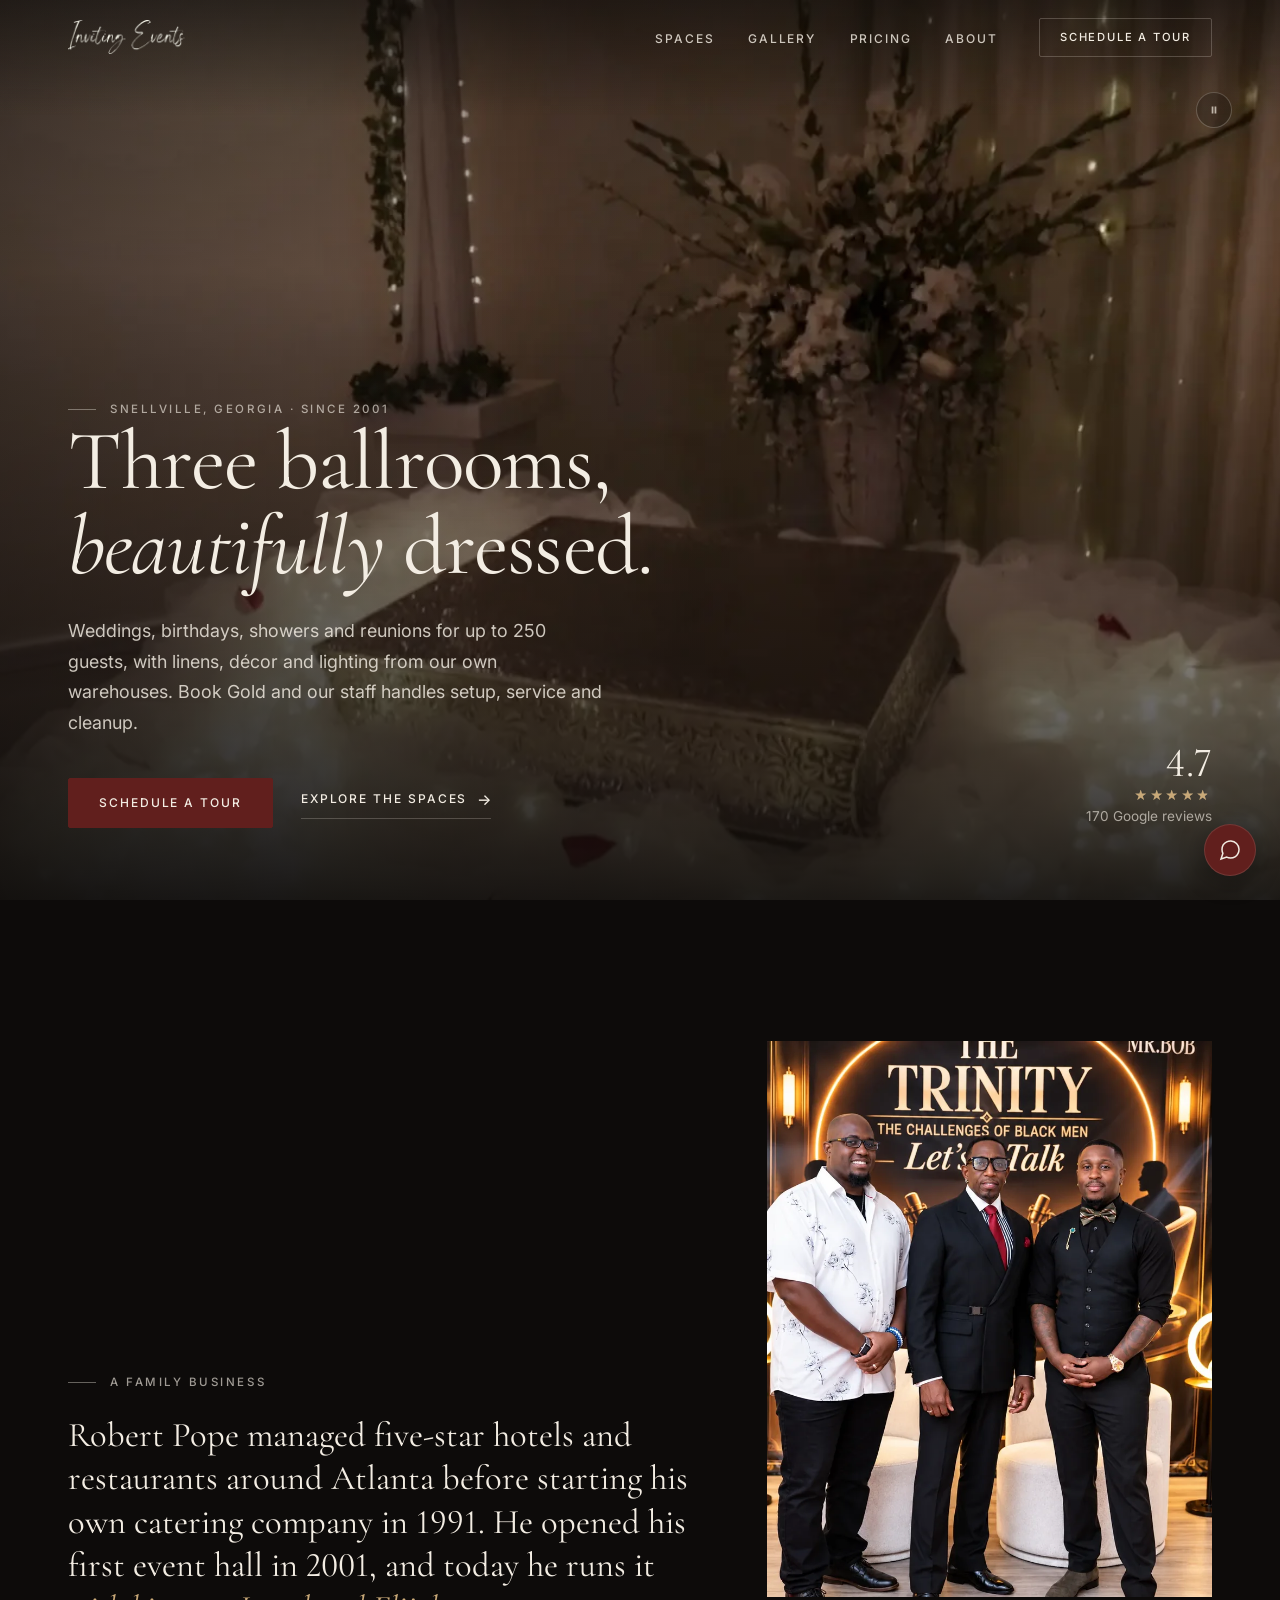
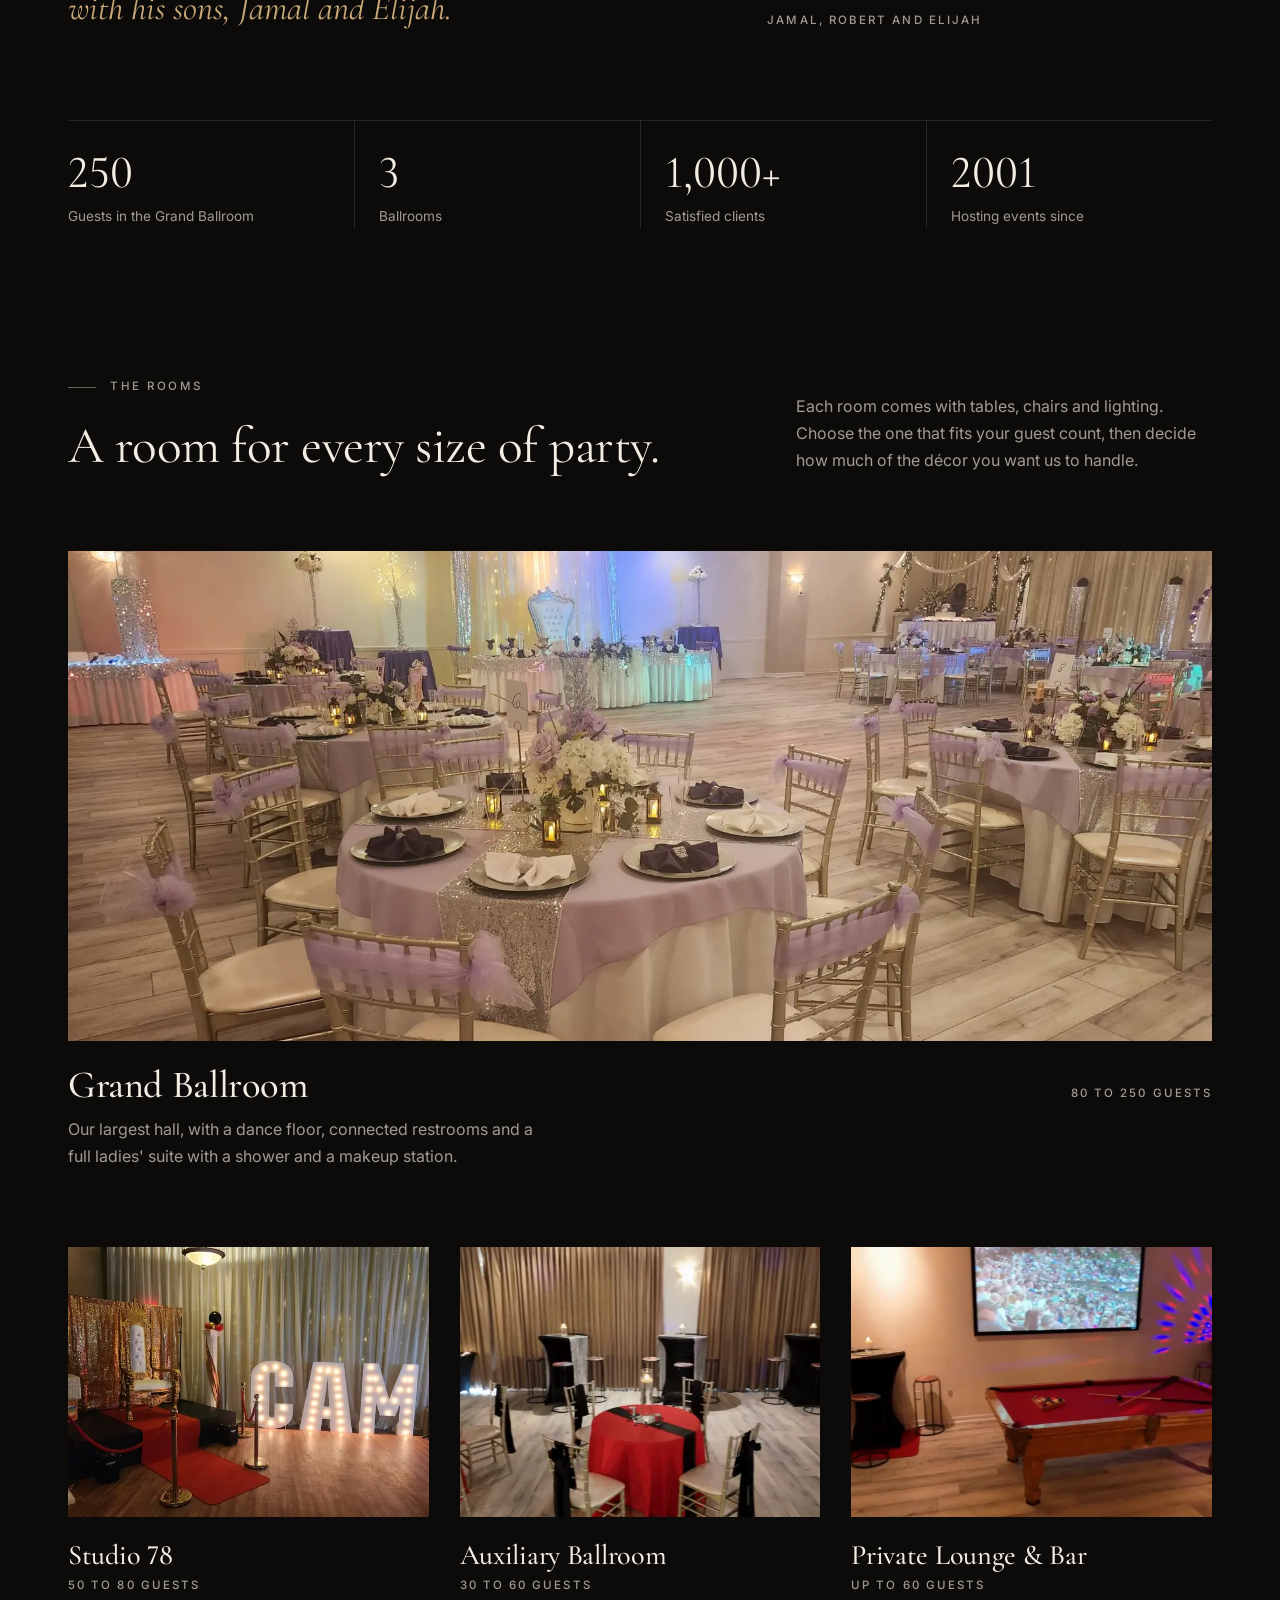
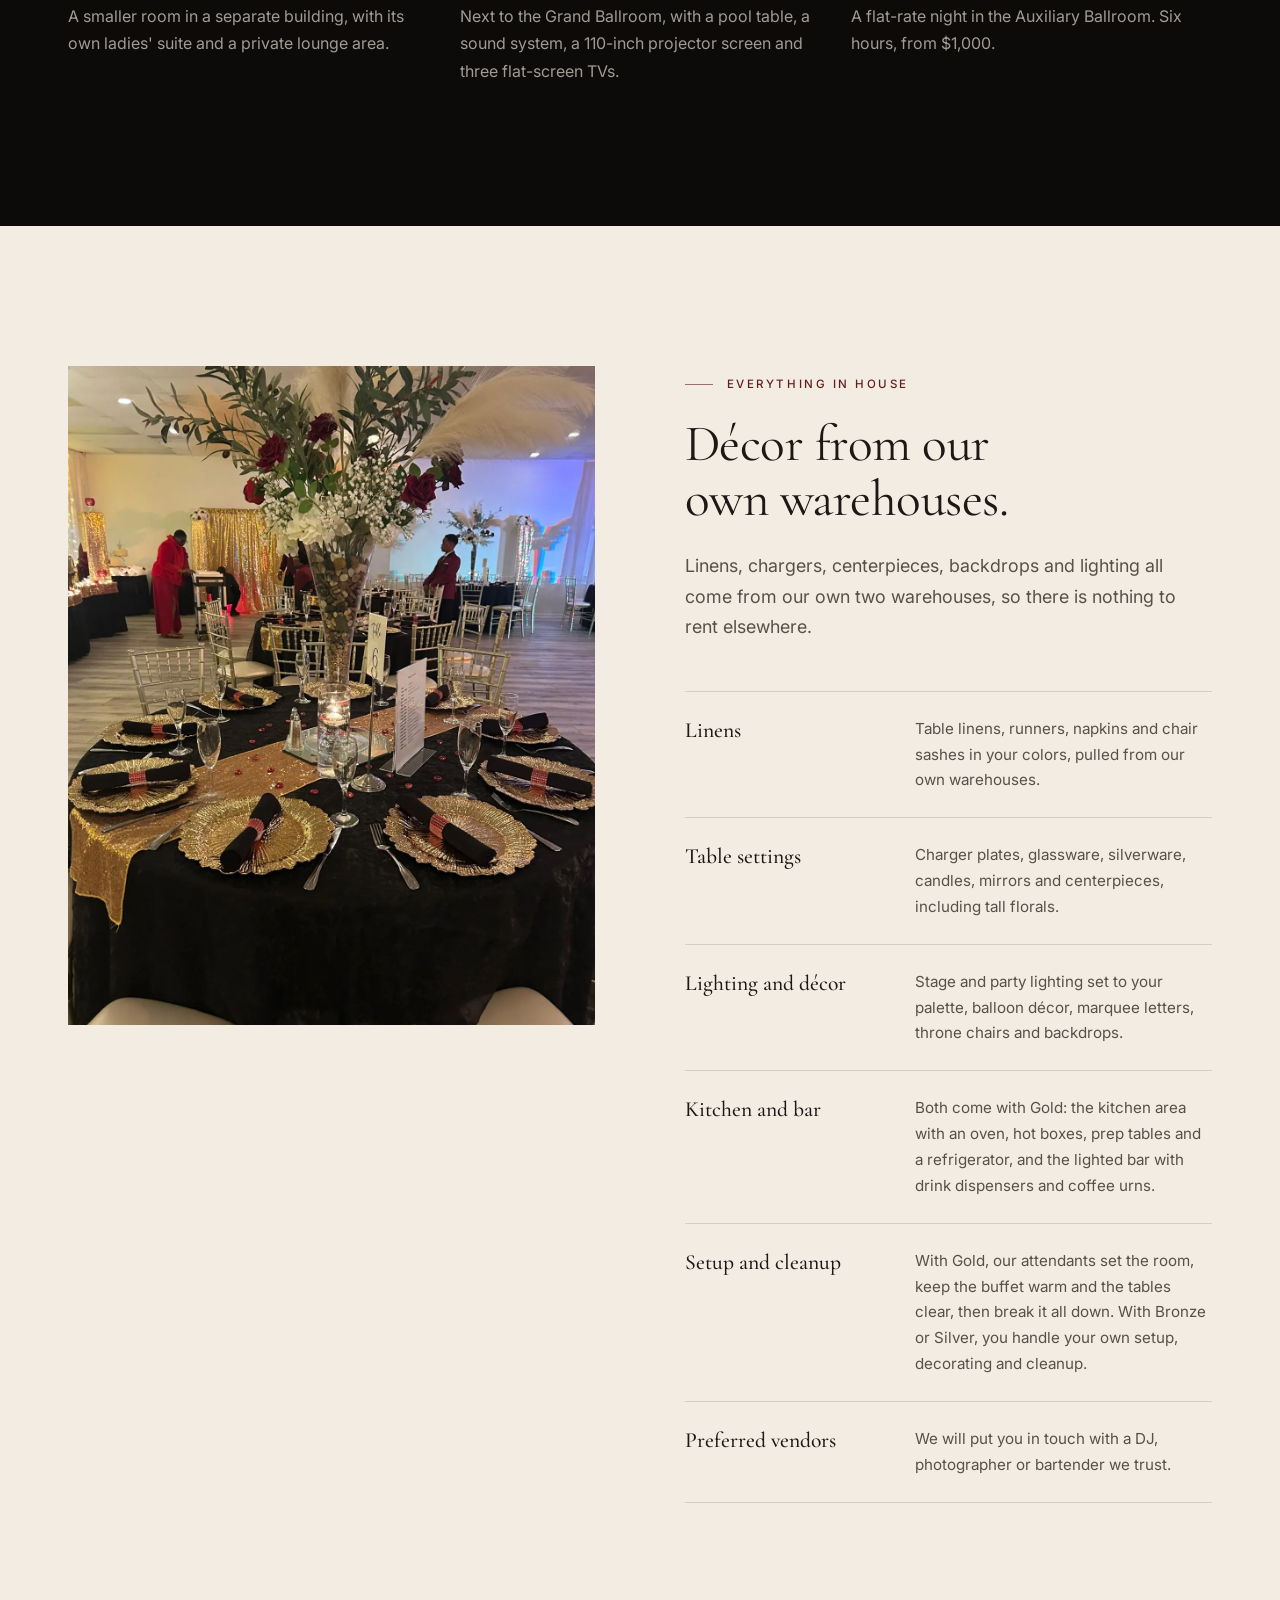
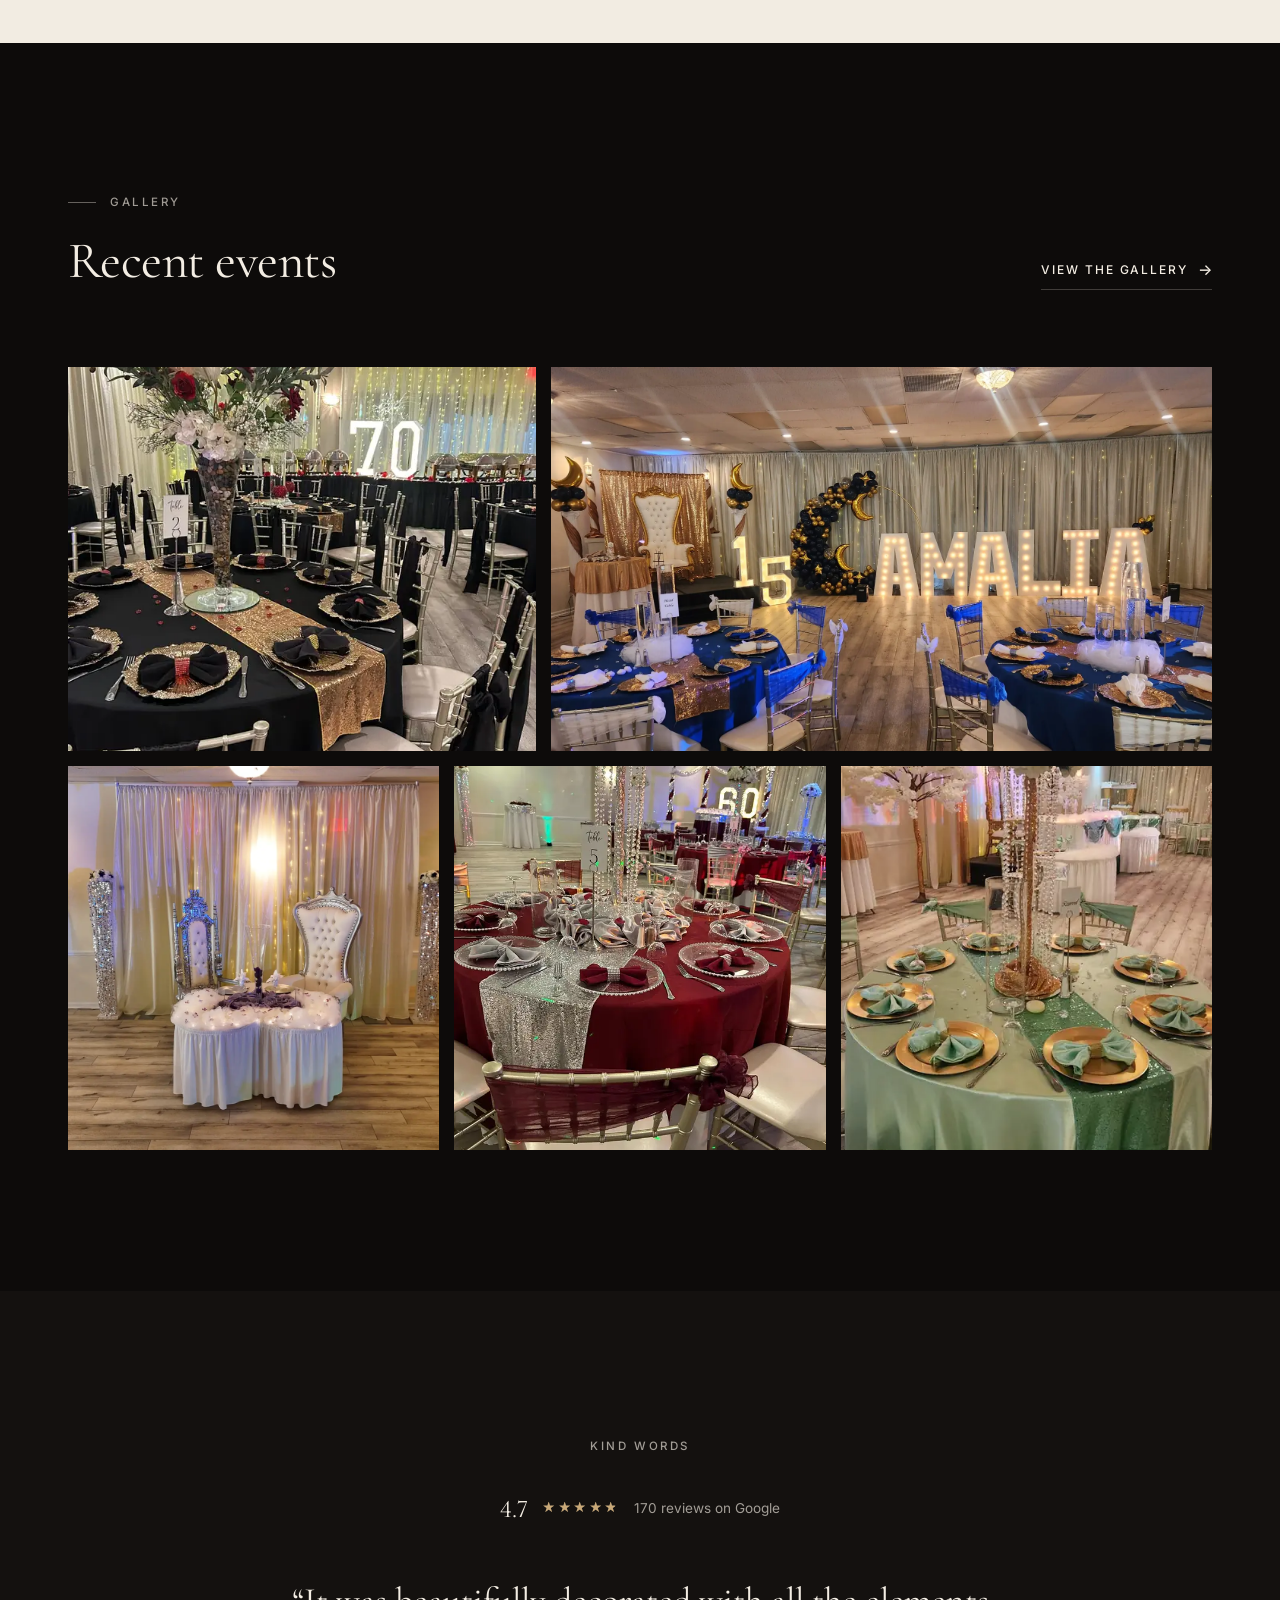
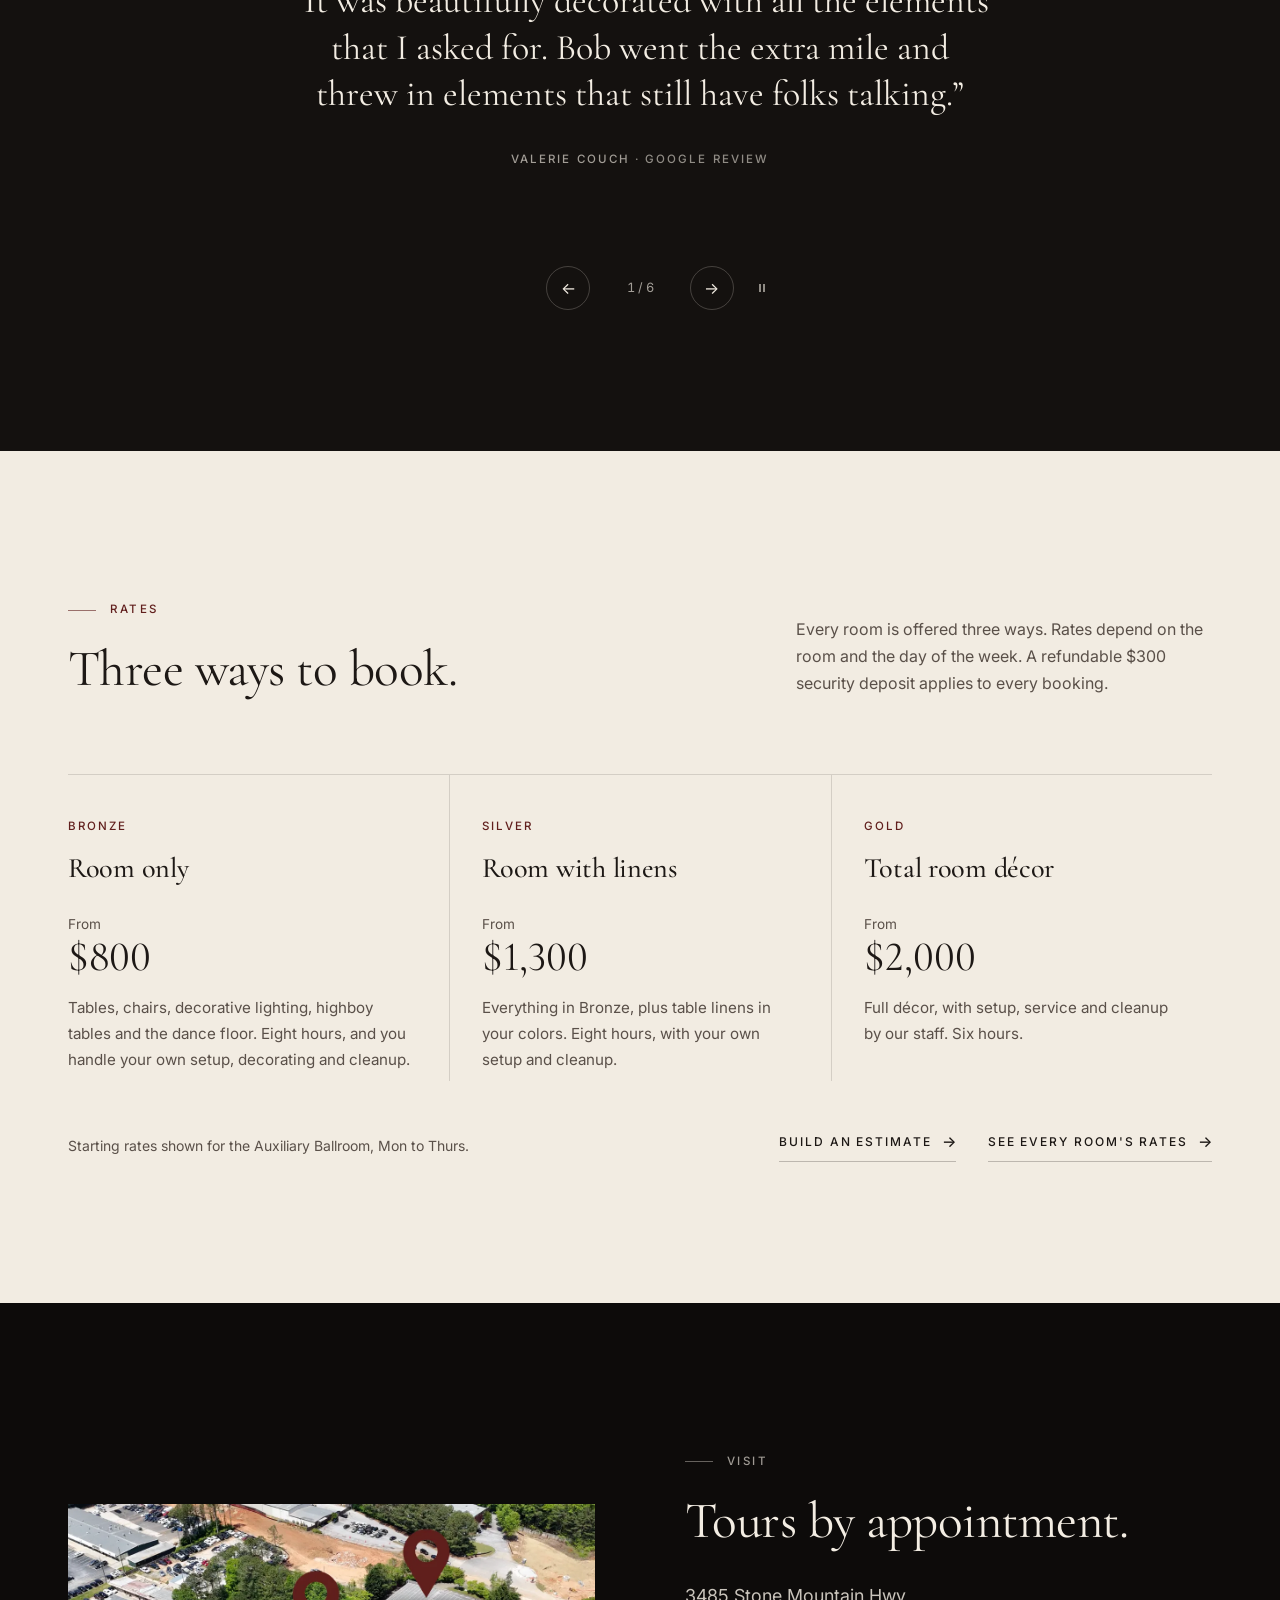
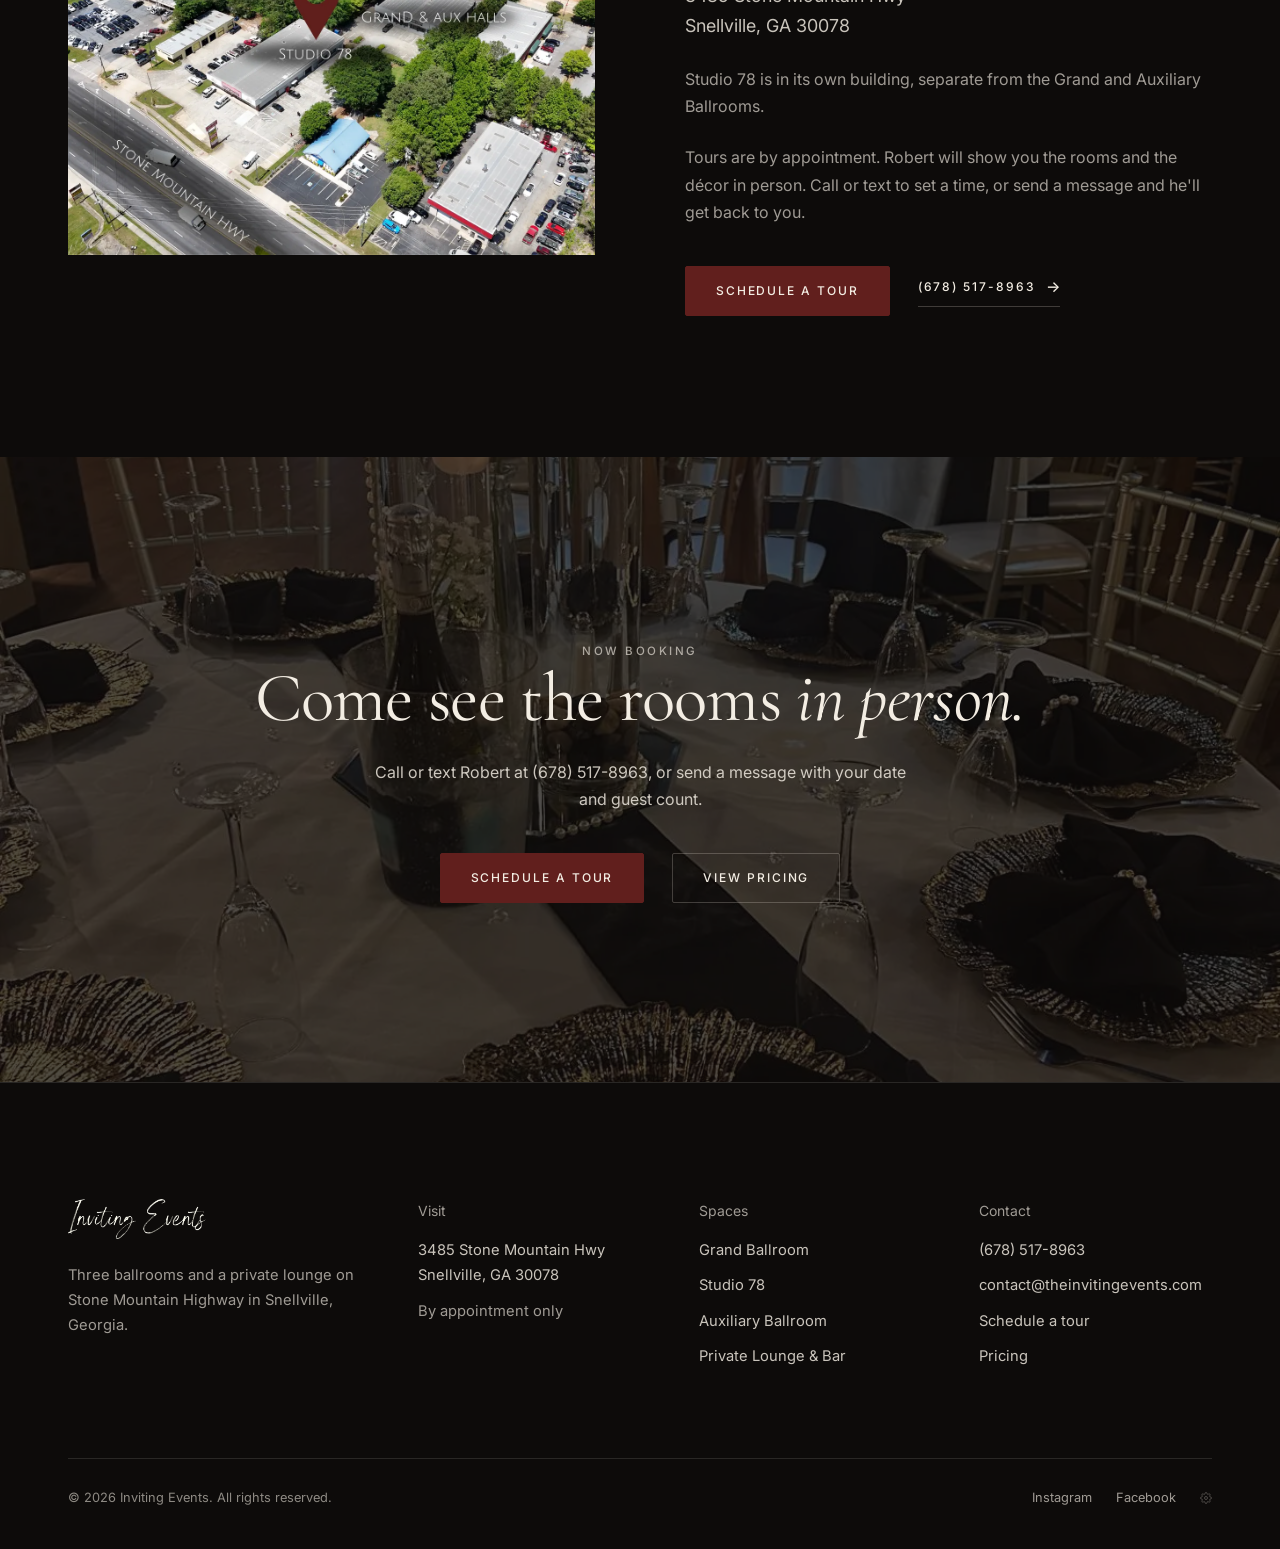
<file: index.html>
<!DOCTYPE html>
<html lang="en" class="no-js">
<head>
<meta charset="UTF-8">
<meta name="viewport" content="width=device-width, initial-scale=1">
<title>Inviting Events | Event Hall in Snellville, GA</title>
<meta name="description" content="Three ballrooms in Snellville, Georgia, with linens, décor and lighting from our own warehouses, and full service available. Weddings, birthdays, showers and corporate events for up to 250 guests.">
<link rel="canonical" href="https://theinvitingevents.com/">
<meta property="og:type" content="website">
<meta property="og:title" content="Inviting Events | Event Hall in Snellville, GA">
<meta property="og:description" content="Three ballrooms in Snellville, Georgia, with décor in house and full service available.">
<meta property="og:image" content="https://theinvitingevents.com/assets/media/brand/og.jpg">
<meta property="og:url" content="https://theinvitingevents.com/">
<meta property="og:site_name" content="Inviting Events">
<meta name="twitter:card" content="summary_large_image">
<meta name="theme-color" content="#0d0b0a">
<link rel="icon" type="image/png" sizes="32x32" href="/assets/media/brand/favicon-32.png">
<link rel="apple-touch-icon" href="/assets/media/brand/apple-touch-icon.png">
<link rel="preconnect" href="https://fonts.googleapis.com">
<link rel="preconnect" href="https://fonts.gstatic.com" crossorigin>
<link href="https://fonts.googleapis.com/css2?family=Cormorant+Garamond:ital,wght@0,400;0,500;1,400;1,500&family=Inter:wght@400;500&display=swap" rel="stylesheet">
<link rel="stylesheet" href="/assets/css/global.css?v=20261029c">
<link rel="preload" as="image" href="/assets/media/photos/hero-poster.webp">
<style>
.family { display: grid; grid-template-columns: minmax(0, 1.4fr) minmax(0, 1fr); gap: clamp(40px, 6vw, 96px); align-items: end; }
.family .statement { font-size: clamp(1.6rem, 2.7vw, 2.45rem); }
.family__photo figcaption { margin-top: 14px; font-size: 0.72rem; font-weight: 500; letter-spacing: 0.18em; text-transform: uppercase; color: var(--ivory-60); }
@media (max-width: 900px) { .family { grid-template-columns: 1fr; } .family__photo { max-width: 460px; } }
.quote-nav { position: relative; }
.quote-nav .quote-toggle { position: absolute; top: 2px; left: calc(50% + 102px); width: 40px; height: 40px; border: 0; color: var(--ivory-40); display: inline-flex; align-items: center; justify-content: center; }
.quote-nav .quote-toggle:hover { background: none; color: var(--ivory); }
.quote-toggle svg { fill: currentColor; }
.quote-toggle .i-play, .quote-toggle.is-paused .i-pause { display: none; }
.quote-toggle.is-paused .i-play { display: inline; }
</style>
<script type="application/ld+json">
{
  "@context": "https://schema.org",
  "@type": "EventVenue",
  "name": "Inviting Events",
  "url": "https://theinvitingevents.com/",
  "image": "https://theinvitingevents.com/assets/media/brand/og.jpg",
  "telephone": "+1-678-517-8963",
  "email": "contact@theinvitingevents.com",
  "address": {
    "@type": "PostalAddress",
    "streetAddress": "3485 Stone Mountain Hwy",
    "addressLocality": "Snellville",
    "addressRegion": "GA",
    "postalCode": "30078",
    "addressCountry": "US"
  },
  "maximumAttendeeCapacity": 250,
  "sameAs": ["https://www.facebook.com/invitingevents2/", "https://www.instagram.com/invitingevents/"]
}
</script>
</head>
<body>
<a class="skip" href="#main">Skip to content</a>

<header class="nav">
  <div class="wrap nav__inner">
    <a href="/" class="nav__logo" aria-label="Inviting Events home"><img src="/assets/media/brand/logo.png" alt="Inviting Events" width="900" height="260"></a>
    <ul class="nav__links">
      <li><a href="/#spaces">Spaces</a></li>
      <li><a href="/gallery/">Gallery</a></li>
      <li><a href="/pricing/">Pricing</a></li>
      <li><a href="/about/">About</a></li>
      <li><a href="/contact/" class="btn btn--line btn--sm">Schedule a tour</a></li>
    </ul>
    <button class="nav__toggle" aria-label="Menu" aria-expanded="false" aria-controls="menu"><span></span><span></span></button>
  </div>
</header>
<div class="menu" id="menu">
  <ul>
    <li><a href="/">Home</a></li>
    <li><a href="/#spaces">Spaces</a></li>
    <li><a href="/gallery/">Gallery</a></li>
    <li><a href="/pricing/">Pricing</a></li>
    <li><a href="/about/">About</a></li>
    <li><a href="/contact/">Contact</a></li>
  </ul>
  <div class="menu__foot">
    <a href="/contact/" class="btn btn--wine">Schedule a tour</a>
    <div class="menu__contact"><span>Call or text</span><a href="tel:+16785178963">(678) 517-8963</a></div>
  </div>
</div>

<main id="main">

<!-- HERO -->
<section class="hero">
  <div class="hero__media">
    <video data-autoplay muted loop playsinline preload="none" poster="/assets/media/photos/hero-poster.webp" aria-hidden="true">
      <source src="/assets/media/video/hero.mp4" type="video/mp4">
    </video>
  </div>
  <div class="hero__content">
    <div class="wrap hero__grid">
      <div>
        <span class="eyebrow">Snellville, Georgia &middot; Since 2001</span>
        <h1 class="display">Three ballrooms, <em>beautifully</em> dressed.</h1>
        <p class="lede">Weddings, birthdays, showers and reunions for up to 250 guests, with linens, décor and lighting from our own warehouses. Book Gold and our staff handles setup, service and cleanup.</p>
        <div class="hero__actions">
          <a href="/contact/" class="btn btn--wine">Schedule a tour</a>
          <a href="#spaces" class="link">Explore the spaces</a>
        </div>
      </div>
      <a class="hero__aside" href="https://g.page/r/CXj_mGN9WtfBEBM" target="_blank" rel="noopener">
        <strong data-rating>4.7</strong>
        <span><span class="stars" style="--fill:94%" data-stars aria-hidden="true">&#9733;&#9733;&#9733;&#9733;&#9733;</span><br><span data-count>170</span> Google reviews</span>
      </a>
    </div>
  </div>
</section>

<!-- STATEMENT -->
<section class="section">
  <div class="wrap">
    <div class="family">
      <div>
        <span class="eyebrow reveal">A family business</span>
        <p class="statement reveal">Robert Pope managed five-star hotels and restaurants around Atlanta before starting his own catering company in 1991. He opened his first event hall in 2001, and today he runs it <em>with his sons, Jamal and Elijah.</em></p>
      </div>
      <figure class="family__photo reveal">
        <div class="frame frame--45"><img src="/assets/media/photos/sm/pope-family.webp" srcset="/assets/media/photos/sm/pope-family.webp 820w, /assets/media/photos/pope-family.webp 1024w" sizes="(max-width: 900px) 460px, 36vw" alt="Jamal, Robert and Elijah" loading="lazy" width="820" height="1025"></div>
        <figcaption>Jamal, Robert and Elijah</figcaption>
      </figure>
    </div>
    <dl class="stats reveal">
      <div><dt>250</dt><dd>Guests in the Grand Ballroom</dd></div>
      <div><dt>3</dt><dd>Ballrooms</dd></div>
      <div><dt>1,000+</dt><dd>Satisfied clients</dd></div>
      <div><dt>2001</dt><dd>Hosting events since</dd></div>
    </dl>
  </div>
</section>

<!-- SPACES -->
<section class="section" id="spaces" style="padding-top:0">
  <div class="wrap">
    <div class="section-head">
      <div class="reveal">
        <span class="eyebrow">The rooms</span>
        <h2 class="h2">A room for every size of party.</h2>
      </div>
      <p class="muted reveal" style="max-width:26em">Each room comes with tables, chairs and lighting. Choose the one that fits your guest count, then decide how much of the décor you want us to handle.</p>
    </div>
    <div class="spaces">
      <a class="space reveal" href="/grand-ballroom/">
        <div class="frame"><img src="/assets/media/photos/sm/20230304-184316.webp" srcset="/assets/media/photos/sm/20230304-184316.webp 820w, /assets/media/photos/20230304-184316.webp 1800w" sizes="(max-width: 900px) 100vw, 92vw" alt="The Grand Ballroom set with round tables and uplighting" loading="lazy" width="820" height="462"></div>
        <div class="space__meta"><h3 class="h3">Grand Ballroom</h3><span class="space__cap">80 to 250 guests</span></div>
        <p>Our largest hall, with a dance floor, connected restrooms and a full ladies' suite with a shower and a makeup station.</p>
      </a>
      <a class="space reveal" href="/studio-78/">
        <div class="frame"><img src="/assets/media/photos/sm/20240510-193643.webp" srcset="/assets/media/photos/sm/20240510-193643.webp 820w, /assets/media/photos/20240510-193643.webp 1800w" sizes="(max-width: 900px) 100vw, 30vw" alt="Studio 78 with marquee letters, a red carpet and a stage" loading="lazy" width="820" height="462"></div>
        <div class="space__meta"><h3 class="h3">Studio 78</h3><span class="space__cap">50 to 80 guests</span></div>
        <p>A smaller room in a separate building, with its own ladies&#39; suite and a private lounge area.</p>
      </a>
      <a class="space reveal" href="/auxiliary-ballroom/">
        <div class="frame"><img src="/assets/media/photos/sm/lounge-poster.webp" srcset="/assets/media/photos/sm/lounge-poster.webp 820w, /assets/media/photos/lounge-poster.webp 1600w" sizes="(max-width: 900px) 100vw, 30vw" alt="The Auxiliary Ballroom with red linens and cocktail tables" loading="lazy" width="820" height="456"></div>
        <div class="space__meta"><h3 class="h3">Auxiliary Ballroom</h3><span class="space__cap">30 to 60 guests</span></div>
        <p>Next to the Grand Ballroom, with a pool table, a sound system, a 110-inch projector screen and three flat-screen TVs.</p>
      </a>
      <a class="space reveal" href="/private-lounge/">
        <div class="frame"><img src="/assets/media/photos/sm/lounge-pool.webp" srcset="/assets/media/photos/sm/lounge-pool.webp 820w, /assets/media/photos/lounge-pool.webp 1600w" sizes="(max-width: 900px) 100vw, 30vw" alt="The private lounge with a pool table and projector screen" loading="lazy" width="820" height="456"></div>
        <div class="space__meta"><h3 class="h3">Private Lounge &amp; Bar</h3><span class="space__cap">Up to 60 guests</span></div>
        <p>A flat-rate night in the Auxiliary Ballroom. Six hours, from $1,000.</p>
      </a>
    </div>
  </div>
</section>

<!-- IN HOUSE -->
<section class="section paper">
  <div class="wrap split" style="align-items:start">
    <div class="sticky reveal">
      <div class="frame frame--45"><img src="/assets/media/photos/img-20251203-wa0006.webp" alt="A black and gold tablescape with a tall floral centerpiece" loading="lazy" width="1350" height="1800"></div>
    </div>
    <div>
      <div class="reveal">
        <span class="eyebrow">Everything in house</span>
        <h2 class="h2">Décor from our own warehouses.</h2>
        <p class="lede" style="margin-top:24px">Linens, chargers, centerpieces, backdrops and lighting all come from our own two warehouses, so there is nothing to rent elsewhere.</p>
      </div>
      <div class="rows reveal" style="margin-top:48px">
        <div><h3>Linens</h3><p>Table linens, runners, napkins and chair sashes in your colors, pulled from our own warehouses.</p></div>
        <div><h3>Table settings</h3><p>Charger plates, glassware, silverware, candles, mirrors and centerpieces, including tall florals.</p></div>
        <div><h3>Lighting and décor</h3><p>Stage and party lighting set to your palette, balloon décor, marquee letters, throne chairs and backdrops.</p></div>
        <div><h3>Kitchen and bar</h3><p>Both come with Gold: the kitchen area with an oven, hot boxes, prep tables and a refrigerator, and the lighted bar with drink dispensers and coffee urns.</p></div>
        <div><h3>Setup and cleanup</h3><p>With Gold, our attendants set the room, keep the buffet warm and the tables clear, then break it all down. With Bronze or Silver, you handle your own setup, decorating and cleanup.</p></div>
        <div><h3>Preferred vendors</h3><p>We will put you in touch with a DJ, photographer or bartender we trust.</p></div>
      </div>
    </div>
  </div>
</section>

<!-- RECENT EVENTS -->
<section class="section">
  <div class="wrap">
    <div class="section-head">
      <div class="reveal">
        <span class="eyebrow">Gallery</span>
        <h2 class="h2">Recent events</h2>
      </div>
      <a href="/gallery/" class="link reveal">View the gallery</a>
    </div>
    <div class="mosaic reveal">
      <a class="w5" href="/gallery/"><div class="frame"><img src="/assets/media/photos/sm/img-20251203-wa0012.webp" alt="A 70th birthday set in black, gold and ivory" loading="lazy"></div></a>
      <a class="w7" href="/gallery/"><div class="frame"><img src="/assets/media/photos/20250329-161424.webp" alt="A quinceañera with marquee letters and navy linens" loading="lazy"></div></a>
      <a class="wide-sm" href="/gallery/"><div class="frame"><img src="/assets/media/photos/dji-20240425122004-0067-d.webp" alt="A sweetheart table framed by white blossom trees" loading="lazy"></div></a>
      <a href="/gallery/"><div class="frame"><img src="/assets/media/photos/sm/img-20251203-wa0024.webp" alt="Burgundy linens with crystal centerpieces" loading="lazy"></div></a>
      <a href="/gallery/"><div class="frame"><img src="/assets/media/photos/sm/20240531-204136.webp" alt="Sage and gold table setting with a floral centerpiece" loading="lazy"></div></a>
    </div>
  </div>
</section>

<!-- REVIEWS -->
<section class="section section--ink2 reviews">
  <div class="wrap">
    <span class="eyebrow eyebrow--plain reveal">Kind words</span>
    <div class="reveal" style="margin-top:28px">
      <a class="reviews__summary" href="https://g.page/r/CXj_mGN9WtfBEBM" target="_blank" rel="noopener"><strong data-rating>4.7</strong><span class="stars" style="--fill:94%" data-stars aria-hidden="true">&#9733;&#9733;&#9733;&#9733;&#9733;</span><span><span data-count>170</span> reviews on Google</span></a>
    </div>
    <div class="quote-stage reveal" id="quotes" aria-live="off"></div>
    <div class="quote-nav reveal">
      <button type="button" data-q="-1" aria-label="Previous review">&#8592;</button>
      <span class="quote-count" id="quoteCount"></span>
      <button type="button" data-q="1" aria-label="Next review">&#8594;</button>
      <button type="button" class="quote-toggle" id="quoteToggle" aria-label="Pause reviews"><svg width="12" height="12" viewBox="0 0 12 12" aria-hidden="true"><path class="i-pause" d="M3 2h2v8H3zM7 2h2v8H7z"/><path class="i-play" d="M3 1.5l7 4.5-7 4.5z"/></svg></button>
    </div>
  </div>
</section>

<!-- PRICING -->
<section class="section paper">
  <div class="wrap">
    <div class="section-head">
      <div class="reveal">
        <span class="eyebrow">Rates</span>
        <h2 class="h2">Three ways to book.</h2>
      </div>
      <p class="muted reveal" style="max-width:26em">Every room is offered three ways. Rates depend on the room and the day of the week. A refundable $300 security deposit applies to every booking.</p>
    </div>
    <div class="tiers reveal">
      <div class="tier">
        <span class="tier__name">Bronze</span>
        <h3 class="h3">Room only</h3>
        <div class="tier__from">From<strong>$800</strong></div>
        <p>Tables, chairs, decorative lighting, highboy tables and the dance floor. Eight hours, and you handle your own setup, decorating and cleanup.</p>
      </div>
      <div class="tier">
        <span class="tier__name">Silver</span>
        <h3 class="h3">Room with linens</h3>
        <div class="tier__from">From<strong>$1,300</strong></div>
        <p>Everything in Bronze, plus table linens in your colors. Eight hours, with your own setup and cleanup.</p>
      </div>
      <div class="tier">
        <span class="tier__name">Gold</span>
        <h3 class="h3">Total room décor</h3>
        <div class="tier__from">From<strong>$2,000</strong></div>
        <p>Full décor, with setup, service and cleanup by our staff. Six hours.</p>
      </div>
    </div>
    <div class="reveal" style="display:flex;flex-wrap:wrap;justify-content:space-between;align-items:center;gap:24px;margin-top:48px">
      <p class="small muted">Starting rates shown for the Auxiliary Ballroom, Mon to Thurs.</p>
      <div style="display:flex;flex-wrap:wrap;gap:32px">
        <a href="/quote/" class="link">Build an estimate</a>
        <a href="/pricing/" class="link">See every room's rates</a>
      </div>
    </div>
  </div>
</section>

<!-- VISIT -->
<section class="section">
  <div class="wrap split">
    <div class="frame frame--32 reveal"><img src="/assets/media/photos/aerial.webp" alt="Aerial view of Inviting Events on Stone Mountain Highway" loading="lazy" width="1440" height="800"></div>
    <div class="reveal">
      <span class="eyebrow">Visit</span>
      <h2 class="h2">Tours by appointment.</h2>
      <div class="stack" style="margin-top:32px">
        <address style="font-style:normal" class="lede">3485 Stone Mountain Hwy<br>Snellville, GA 30078</address>
        <p class="muted">Studio 78 is in its own building, separate from the Grand and Auxiliary Ballrooms.</p>
        <p class="muted">Tours are by appointment. Robert will show you the rooms and the décor in person. Call or text to set a time, or send a message and he'll get back to you.</p>
      </div>
      <div class="hero__actions">
        <a href="/contact/" class="btn btn--wine">Schedule a tour</a>
        <a href="tel:+16785178963" class="link">(678) 517-8963</a>
      </div>
    </div>
  </div>
</section>

<!-- CTA -->
<section class="cta">
  <div class="cta__media"><img src="/assets/media/photos/img-20251203-wa0004.webp" alt="" loading="lazy"></div>
  <div class="wrap reveal">
    <span class="eyebrow eyebrow--plain">Now booking</span>
    <h2 class="h1">Come see the rooms <em>in person.</em></h2>
    <p>Call or text Robert at (678) 517-8963, or send a message with your date and guest count.</p>
    <div class="hero__actions">
      <a href="/contact/" class="btn btn--wine">Schedule a tour</a>
      <a href="/pricing/" class="btn btn--line">View pricing</a>
    </div>
  </div>
</section>

</main>

<footer class="footer">
  <div class="wrap">
    <div class="footer__top">
      <div class="footer__brand">
        <img src="/assets/media/brand/logo.png" alt="Inviting Events" width="900" height="260" loading="lazy">
        <p>Three ballrooms and a private lounge on Stone Mountain Highway in Snellville, Georgia.</p>
      </div>
      <div>
        <p class="footer__title">Visit</p>
        <address>3485 Stone Mountain Hwy<br>Snellville, GA 30078</address>
        <p class="muted" style="margin-top:10px">By appointment only</p>
      </div>
      <div>
        <p class="footer__title">Spaces</p>
        <ul>
          <li><a href="/grand-ballroom/">Grand Ballroom</a></li>
          <li><a href="/studio-78/">Studio 78</a></li>
          <li><a href="/auxiliary-ballroom/">Auxiliary Ballroom</a></li>
          <li><a href="/private-lounge/">Private Lounge &amp; Bar</a></li>
        </ul>
      </div>
      <div>
        <p class="footer__title">Contact</p>
        <ul>
          <li><a href="tel:+16785178963">(678) 517-8963</a></li>
          <li><a href="mailto:contact@theinvitingevents.com">contact@theinvitingevents.com</a></li>
          <li><a href="/contact/">Schedule a tour</a></li>
          <li><a href="/pricing/">Pricing</a></li>
        </ul>
      </div>
    </div>
    <div class="footer__bottom">
      <span>&copy; 2026 Inviting Events. All rights reserved.</span>
      <nav aria-label="Social">
        <a href="https://www.instagram.com/invitingevents/" target="_blank" rel="noopener">Instagram</a>
        <a href="https://www.facebook.com/invitingevents2/" target="_blank" rel="noopener">Facebook</a>
        <a href="/admin/" class="footer__admin" aria-label="Admin sign in" title="Admin"><svg width="12" height="12" viewBox="0 0 24 24" fill="none" stroke="currentColor" stroke-width="1.5" aria-hidden="true"><circle cx="12" cy="12" r="3"/><path d="M19.4 15a1.65 1.65 0 0 0 .33 1.82l.06.06a2 2 0 1 1-2.83 2.83l-.06-.06a1.65 1.65 0 0 0-1.82-.33 1.65 1.65 0 0 0-1 1.51V21a2 2 0 1 1-4 0v-.09A1.65 1.65 0 0 0 9 19.4a1.65 1.65 0 0 0-1.82.33l-.06.06a2 2 0 1 1-2.83-2.83l.06-.06A1.65 1.65 0 0 0 4.68 15a1.65 1.65 0 0 0-1.51-1H3a2 2 0 1 1 0-4h.09A1.65 1.65 0 0 0 4.6 9a1.65 1.65 0 0 0-.33-1.82l-.06-.06a2 2 0 1 1 2.83-2.83l.06.06A1.65 1.65 0 0 0 9 4.68a1.65 1.65 0 0 0 1-1.51V3a2 2 0 1 1 4 0v.09a1.65 1.65 0 0 0 1 1.51 1.65 1.65 0 0 0 1.82-.33l.06-.06a2 2 0 1 1 2.83 2.83l-.06.06A1.65 1.65 0 0 0 19.4 9a1.65 1.65 0 0 0 1.51 1H21a2 2 0 1 1 0 4h-.09a1.65 1.65 0 0 0-1.51 1z"/></svg></a>
      </nav>
    </div>
  </div>
</footer>

<script src="/assets/js/global.js?v=20261029c"></script>
<script>
// Google reviews: live from the reviews worker when it answers, otherwise these real reviews from Google
(function () {
  const fallback = [
    { author: 'Valerie Couch', text: 'It was beautifully decorated with all the elements that I asked for. Bob went the extra mile and threw in elements that still have folks talking.' },
    { author: 'M G', text: 'IE is a one stop shop. No need to shop around for linens, lighting, tables/chairs, party decor, etc because they’ve got it all!' },
    { author: 'Jevic Muteba', text: 'His customer service and attention to detail were top-notch.' },
    { author: 'Kay House', text: 'Absolutely amazing experience. Mr.Robert & staff of inviting Events we truly want to thank you all for making our wedding day truly memorable.' },
    { author: 'Charles Singleton', text: 'Very nice event center,they are very professional and organized,very well equipped for any event.' },
    { author: 'Akeesha Robinson', text: 'I planned my 30th yr class reunion and this space was perfect. \u2026 He covered all the setup and decorations that made it worth it all.' }
  ];
  const section = document.querySelector('.reviews');
  const stage = document.getElementById('quotes');
  const counter = document.getElementById('quoteCount');
  const toggle = document.getElementById('quoteToggle');
  const reduced = window.matchMedia('(prefers-reduced-motion: reduce)').matches;
  let items = [], i = 0, timer = null;
  let playing = !reduced, hovered = false, focused = false;

  function render(list) {
    stage.innerHTML = '';
    items = list.map((r, n) => {
      const f = document.createElement('figure');
      f.className = 'quote' + (n === 0 ? ' is-active' : '');
      const q = document.createElement('blockquote');
      q.textContent = '“' + r.text + '”';
      const c = document.createElement('figcaption');
      c.innerHTML = '<span></span>';
      c.prepend(document.createTextNode(r.author + ' '));
      c.querySelector('span').textContent = '· Google review';
      f.append(q, c);
      stage.appendChild(f);
      return f;
    });
    i = 0;
    go(0, false);
  }
  // Only announce quote changes the visitor asked for, never the automatic rotation
  function go(n, byUser) {
    stage.setAttribute('aria-live', byUser ? 'polite' : 'off');
    items[i] && items[i].classList.remove('is-active');
    i = (n + items.length) % items.length;
    items[i].classList.add('is-active');
    counter.textContent = (i + 1) + ' / ' + items.length;
    schedule();
  }
  function schedule() {
    clearTimeout(timer);
    if (playing && !hovered && !focused && items.length > 1) timer = setTimeout(() => go(i + 1, false), 8000);
  }
  function setPlaying(on) {
    playing = on;
    toggle.classList.toggle('is-paused', !on);
    toggle.setAttribute('aria-label', on ? 'Pause reviews' : 'Play reviews');
    schedule();
  }
  document.querySelectorAll('[data-q]').forEach(b => b.addEventListener('click', () => go(i + Number(b.dataset.q), true)));
  toggle.addEventListener('click', () => setPlaying(!playing));
  section.addEventListener('mouseenter', () => { hovered = true; schedule(); });
  section.addEventListener('mouseleave', () => { hovered = false; schedule(); });
  section.addEventListener('focusin', () => { focused = true; schedule(); });
  section.addEventListener('focusout', e => { if (!section.contains(e.relatedTarget)) { focused = false; schedule(); } });
  setPlaying(playing);

  render(fallback);
  fetch('https://worker-lingering-heart-0510.fancy-brook-a8e8.workers.dev')
    .then(r => r.ok ? r.json() : Promise.reject())
    .then(d => {
      if (d.rating) {
        document.querySelectorAll('[data-rating]').forEach(el => el.textContent = d.rating);
        document.querySelectorAll('[data-stars]').forEach(el => el.style.setProperty('--fill', Math.max(0, Math.min(100, d.rating / 5 * 100)) + '%'));
      }
      if (d.totalReviews) document.querySelectorAll('[data-count]').forEach(el => el.textContent = d.totalReviews);
      const skip = /\b(ali|ahli|alexandra)\b|mrs\.?\s*pope|mr\.?\s*(&|and)\s*mrs/i;
      const live = (d.reviews || []).filter(r => r.rating >= 5 && r.text && r.text.length < 320 && !skip.test(r.text))
        .map(r => Object.assign({}, r, { text: r.text.replace(/\s*[\u2013\u2014]\s*/g, ', ') }));
      if (live.length >= 3) render(live);
    })
    .catch(() => {});
})();
</script>
<script src="/assets/js/chat.js?v=20261029c" defer></script>
</body>
</html>
</file>
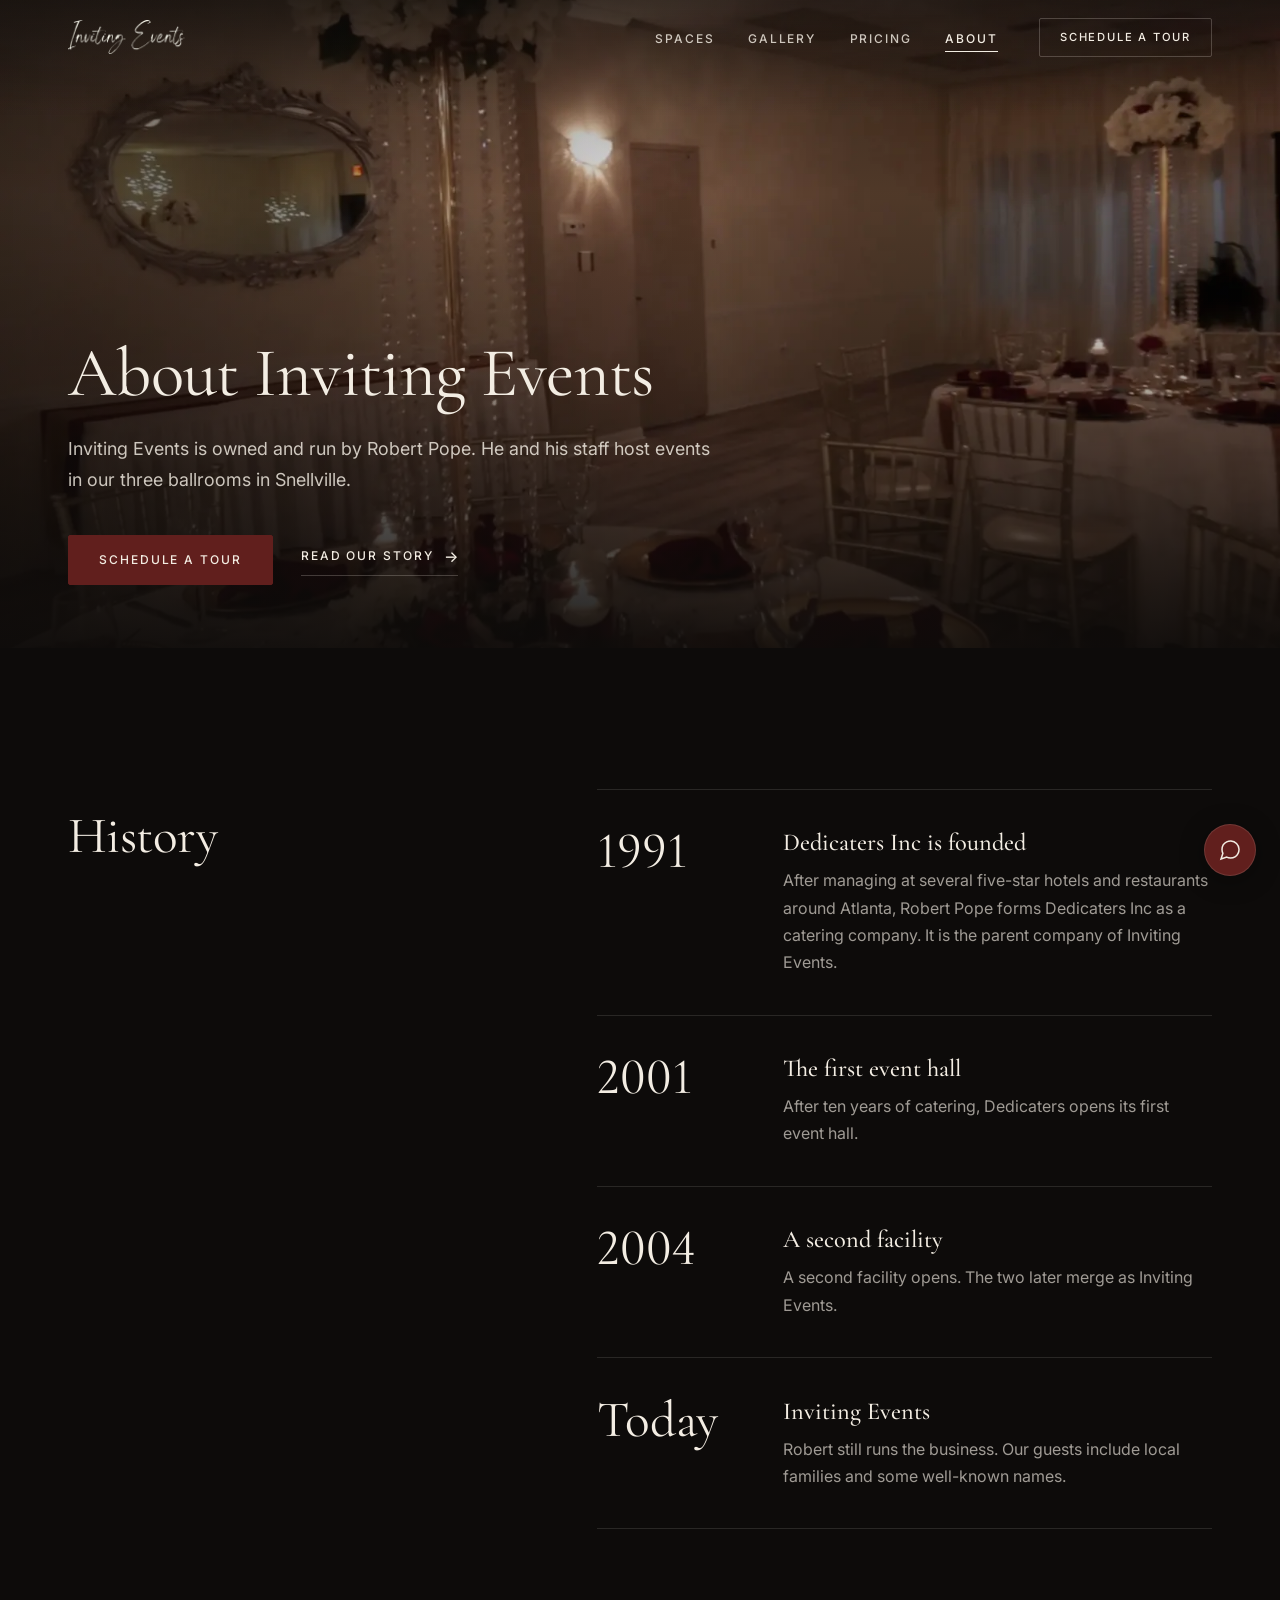
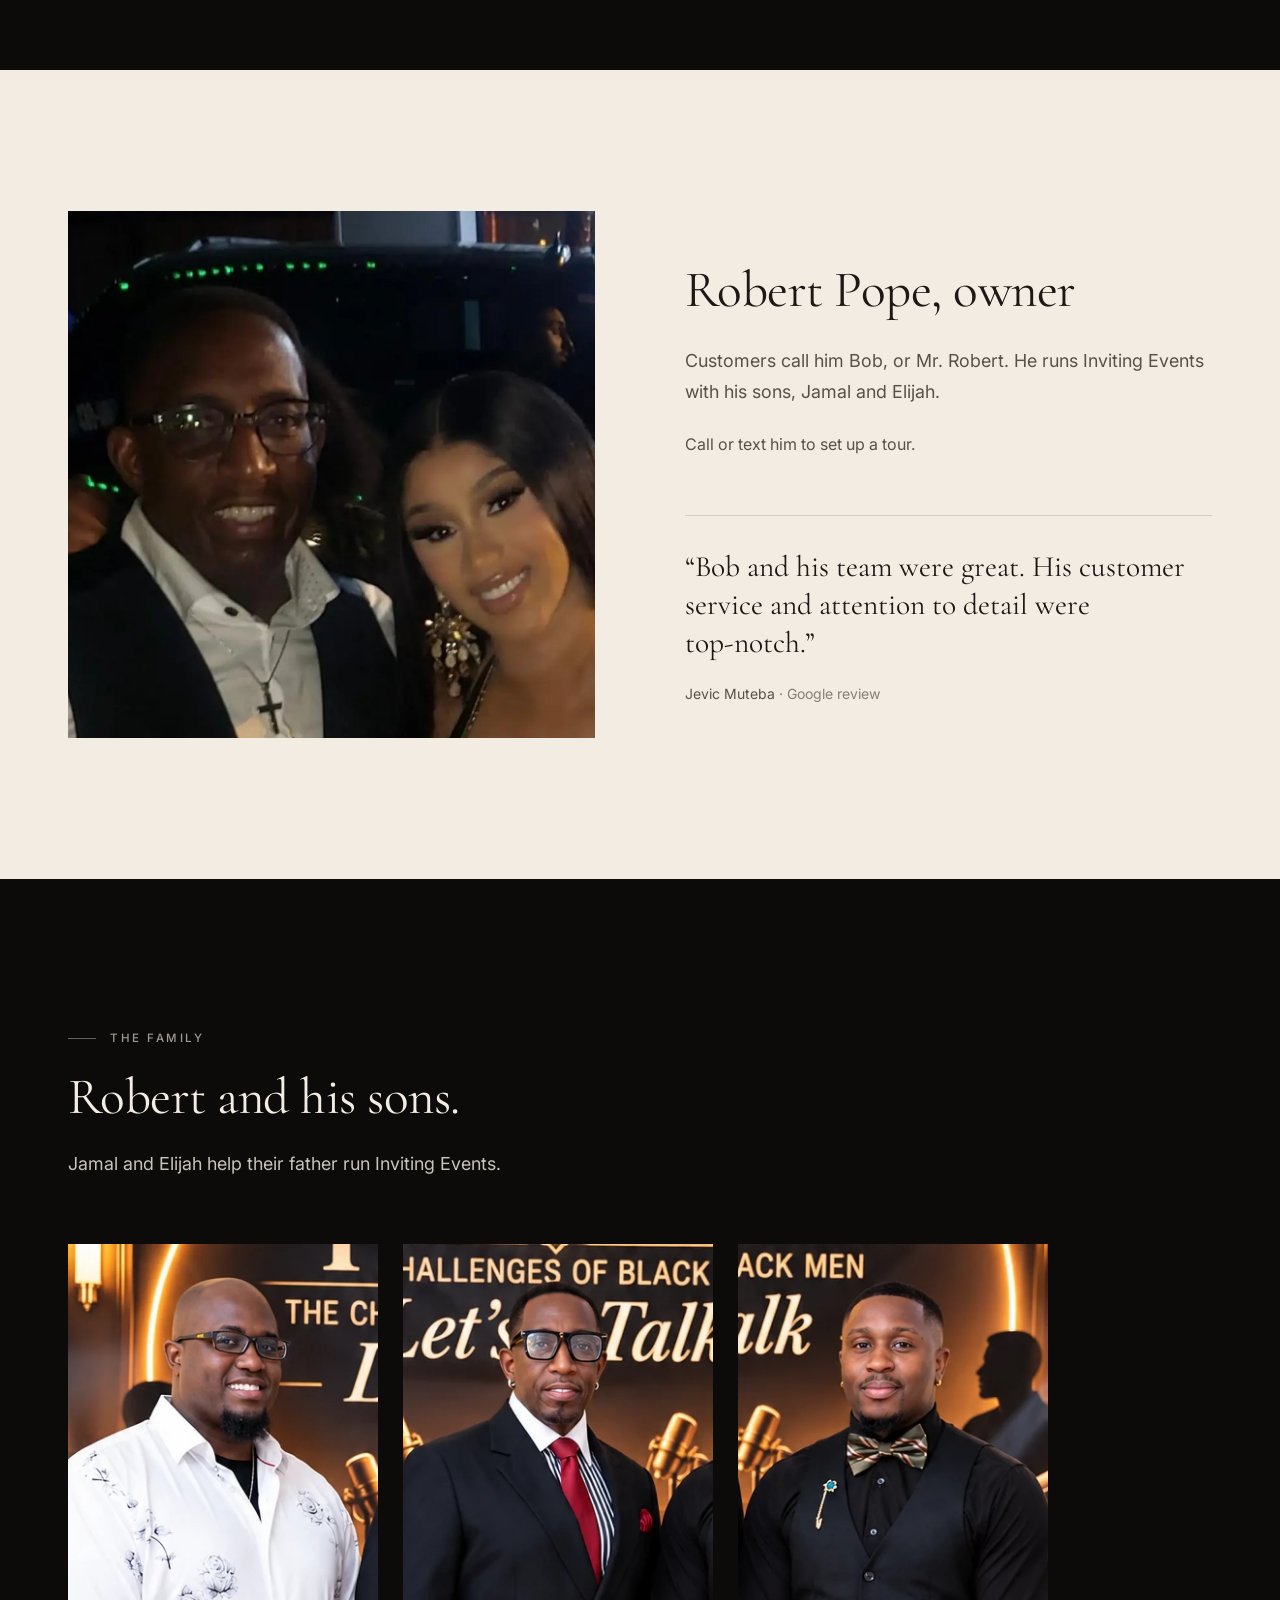
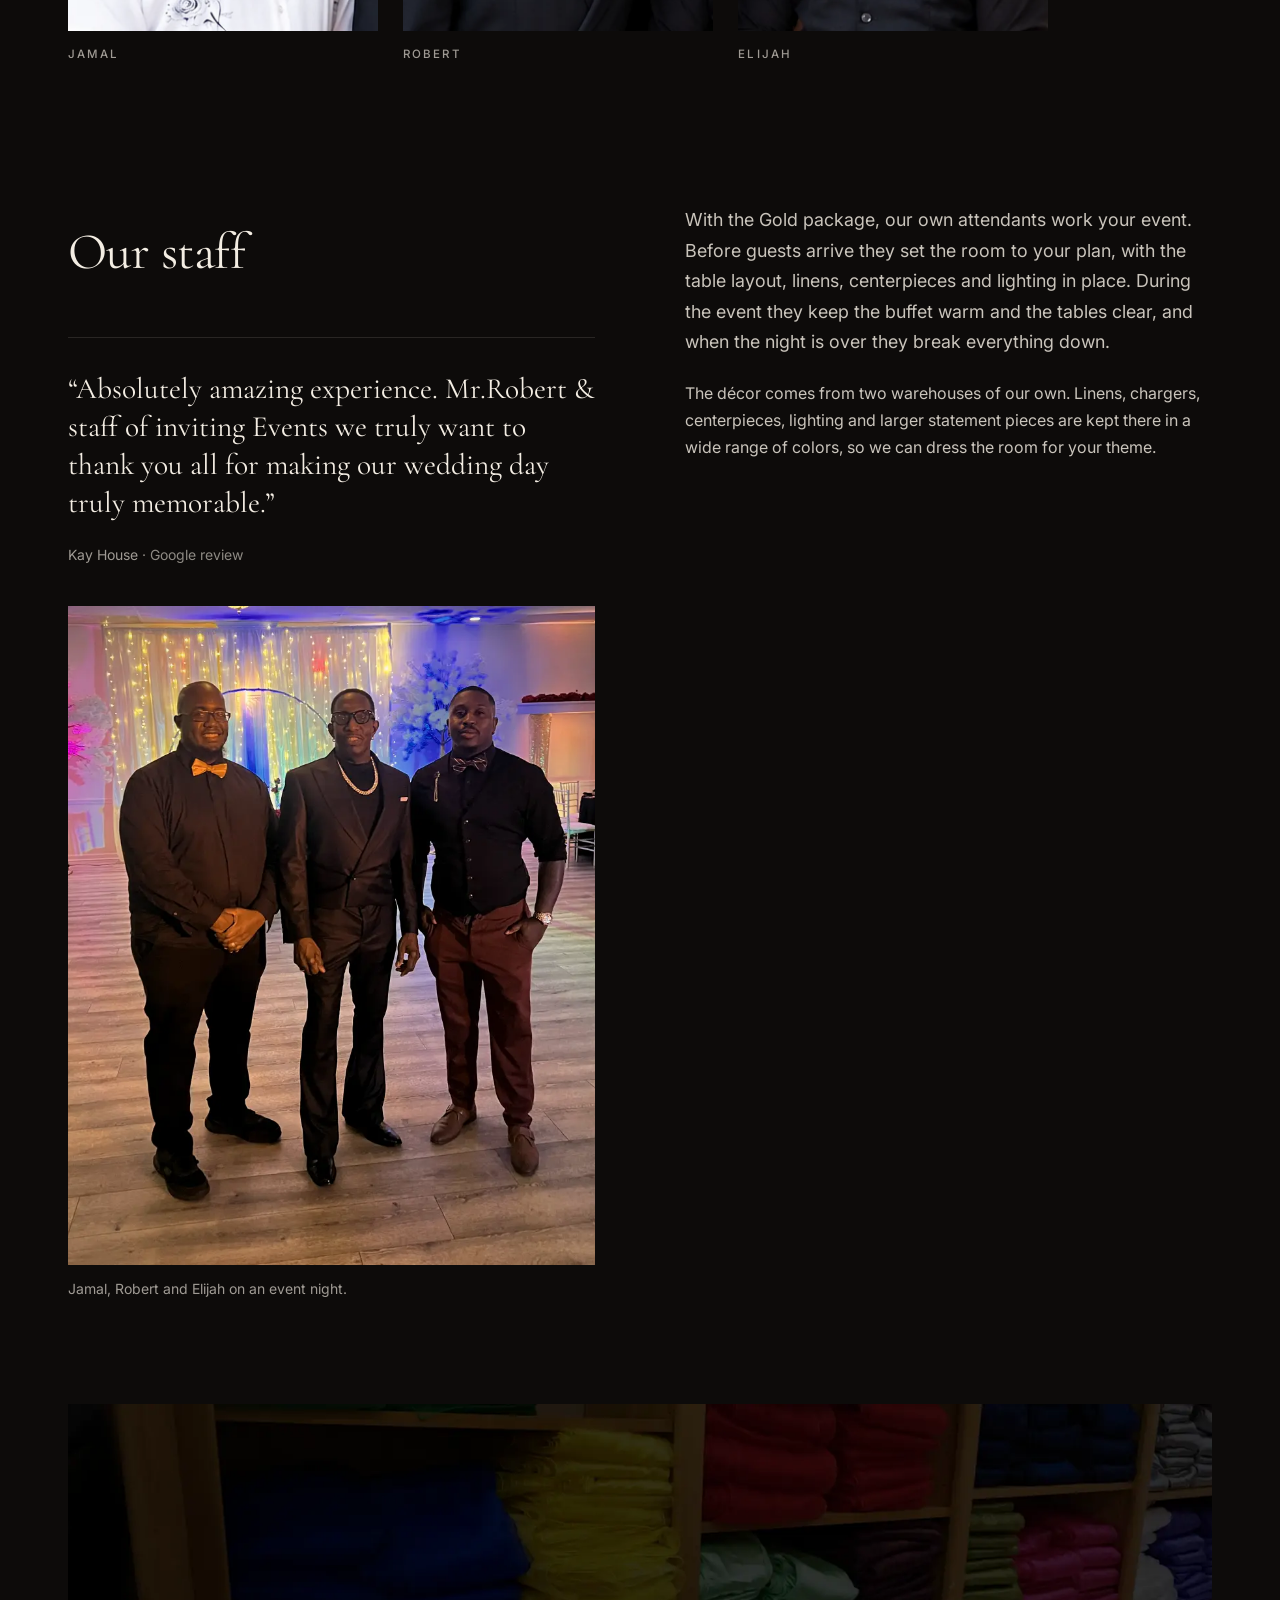
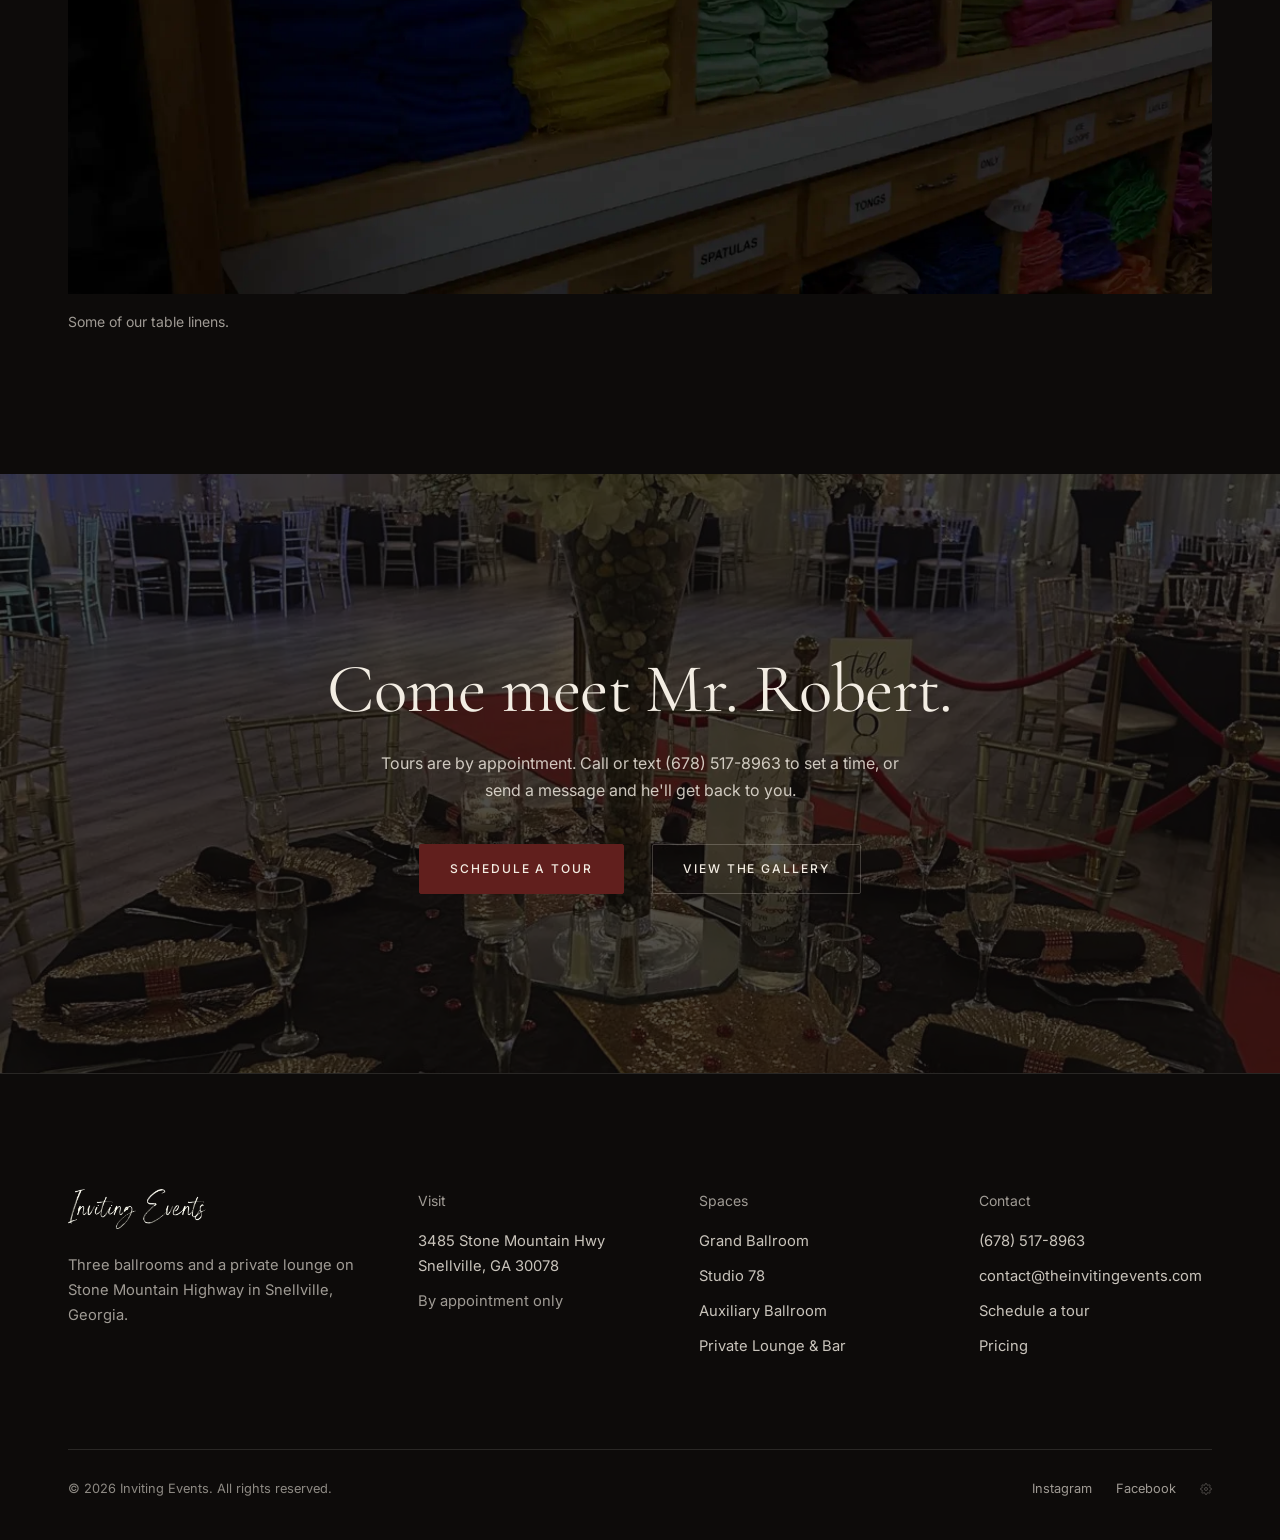
<file: about/index.html>
<!DOCTYPE html>
<html lang="en" class="no-js">
<head>
<meta charset="UTF-8">
<meta name="viewport" content="width=device-width, initial-scale=1">
<title>About | Inviting Events, Snellville, GA</title>
<meta name="description" content="Inviting Events grew from Dedicaters Inc, a catering company Robert Pope founded in 1991. Event halls in Snellville, GA since 2001, with our own staff and décor.">
<link rel="canonical" href="https://theinvitingevents.com/about/">
<meta property="og:type" content="website">
<meta property="og:title" content="About | Inviting Events">
<meta property="og:description" content="Robert Pope founded Dedicaters Inc as a catering company in 1991 and opened his first event hall in 2001.">
<meta property="og:image" content="https://theinvitingevents.com/assets/media/brand/og.jpg">
<meta property="og:url" content="https://theinvitingevents.com/about/">
<meta property="og:site_name" content="Inviting Events">
<meta name="twitter:card" content="summary_large_image">
<meta name="theme-color" content="#0d0b0a">
<link rel="icon" type="image/png" sizes="32x32" href="/assets/media/brand/favicon-32.png">
<link rel="apple-touch-icon" href="/assets/media/brand/apple-touch-icon.png">
<link rel="preconnect" href="https://fonts.googleapis.com">
<link rel="preconnect" href="https://fonts.gstatic.com" crossorigin>
<link href="https://fonts.googleapis.com/css2?family=Cormorant+Garamond:ital,wght@0,400;0,500;1,400;1,500&family=Inter:wght@400;500&display=swap" rel="stylesheet">
<link rel="stylesheet" href="/assets/css/global.css?v=20261029c">
<link rel="preload" as="image" href="/assets/media/photos/grand-table.webp">
<style>
/* About page */
.split--story { grid-template-columns: 5fr 7fr; align-items: start; }

/* Timeline: large serif years on hairline rows */
.timeline { list-style: none; border-top: 1px solid var(--line); }
.timeline li { display: grid; grid-template-columns: clamp(7rem, 12vw, 10rem) minmax(0, 1fr); gap: 10px 32px; padding: clamp(28px, 3vw, 40px) 0; border-bottom: 1px solid var(--line); }
.timeline .yr { grid-row: span 2; font-family: var(--serif); font-weight: 400; font-size: clamp(2.4rem, 4vw, 3.4rem); line-height: 0.9; color: var(--ivory); font-variant-numeric: lining-nums; }
.timeline h3 { font-family: var(--serif); font-size: clamp(1.35rem, 1.9vw, 1.6rem); font-weight: 500; line-height: 1.2; color: var(--ivory); }
.timeline p { color: var(--ivory-60); max-width: 34em; }

/* Owner */
.owner__photo { aspect-ratio: 1 / 1; }
.owner__photo img { object-position: 50% 20%; transform: scale(1.22); transform-origin: 50% 0; }

/* Pull quotes */
.pull { margin-top: clamp(40px, 5vw, 56px); padding-top: 32px; border-top: 1px solid var(--line); }
.pull blockquote { font-family: var(--serif); font-size: clamp(1.45rem, 2.3vw, 1.95rem); line-height: 1.3; color: var(--ivory); text-wrap: pretty; }
.pull figcaption { margin-top: 20px; font-size: 0.875rem; color: var(--ivory-60); }
.pull figcaption span { color: var(--ivory-40); }
.paper .pull { border-color: var(--paper-line); }
.paper .pull blockquote { color: var(--char); }
.paper .pull figcaption { color: var(--char-2); }
.paper .pull figcaption span { color: var(--char-2); opacity: 0.7; }

/* Team */
.linens { margin-top: clamp(64px, 8vw, 112px); }
.linens .frame { aspect-ratio: 21 / 9; }
.linens figcaption { margin-top: 16px; font-size: 0.875rem; color: var(--ivory-60); }
.staff p + p { margin-top: 1.4rem; }
.staff p:not(.lede) { max-width: 36em; }

@media (max-width: 900px) {
  .split--story { grid-template-columns: 1fr; }
  .linens .frame { aspect-ratio: 3 / 2; }
}
@media (max-width: 560px) {
  .timeline li { grid-template-columns: 1fr; gap: 12px; }
  .timeline .yr { grid-row: auto; margin-bottom: 6px; }
}
.trio { display: grid; grid-template-columns: repeat(3, minmax(0, 1fr)); gap: clamp(14px, 2vw, 28px); max-width: 980px; margin-top: clamp(40px, 5vw, 64px); }
.trio figcaption { margin-top: 14px; font-size: 0.72rem; font-weight: 500; letter-spacing: 0.18em; text-transform: uppercase; color: var(--ivory-60); }
@media (max-width: 560px) { .trio { gap: 8px; } .trio figcaption { font-size: 0.66rem; letter-spacing: 0.12em; margin-top: 10px; } }
.team-photo { margin-top: 40px; }
.team-photo figcaption { margin-top: 12px; font-size: 0.875rem; color: var(--ivory-60); }
</style>
</head>
<body>
<a class="skip" href="#main">Skip to content</a>

<header class="nav">
  <div class="wrap nav__inner">
    <a href="/" class="nav__logo" aria-label="Inviting Events home"><img src="/assets/media/brand/logo.png" alt="Inviting Events" width="900" height="260"></a>
    <ul class="nav__links">
      <li><a href="/#spaces">Spaces</a></li>
      <li><a href="/gallery/">Gallery</a></li>
      <li><a href="/pricing/">Pricing</a></li>
      <li><a href="/about/" aria-current="page">About</a></li>
      <li><a href="/contact/" class="btn btn--line btn--sm">Schedule a tour</a></li>
    </ul>
    <button class="nav__toggle" aria-label="Menu" aria-expanded="false" aria-controls="menu"><span></span><span></span></button>
  </div>
</header>
<div class="menu" id="menu">
  <ul>
    <li><a href="/">Home</a></li>
    <li><a href="/#spaces">Spaces</a></li>
    <li><a href="/gallery/">Gallery</a></li>
    <li><a href="/pricing/">Pricing</a></li>
    <li><a href="/about/" aria-current="page">About</a></li>
    <li><a href="/contact/">Contact</a></li>
  </ul>
  <div class="menu__foot">
    <a href="/contact/" class="btn btn--wine">Schedule a tour</a>
    <div class="menu__contact"><span>Call or text</span><a href="tel:+16785178963">(678) 517-8963</a></div>
  </div>
</div>

<main id="main">

<!-- HERO -->
<section class="page-hero">
  <div class="hero__media"><img src="/assets/media/photos/grand-table.webp" alt="Burgundy napkins, gold chargers and crystal centerpieces by candlelight" width="1600" height="888" fetchpriority="high"></div>
  <div class="hero__content">
    <div class="wrap">
      <h1 class="h1">About Inviting Events</h1>
      <p class="lede" style="margin-top:24px">Inviting Events is owned and run by Robert Pope. He and his staff host events in our three ballrooms in Snellville.</p>
      <div class="hero__actions">
        <a href="/contact/" class="btn btn--wine">Schedule a tour</a>
        <a href="#story" class="link">Read our story</a>
      </div>
    </div>
  </div>
</section>

<!-- STORY -->
<section class="section" id="story">
  <div class="wrap split split--story">
    <div class="sticky reveal">
      <h2 class="h2" style="margin-top:20px">History</h2>
    </div>
    <ol class="timeline reveal">
      <li>
        <span class="yr">1991</span>
        <h3>Dedicaters Inc is founded</h3>
        <p>After managing at several five-star hotels and restaurants around Atlanta, Robert Pope forms Dedicaters Inc as a catering company. It is the parent company of Inviting Events.</p>
      </li>
      <li>
        <span class="yr">2001</span>
        <h3>The first event hall</h3>
        <p>After ten years of catering, Dedicaters opens its first event hall.</p>
      </li>
      <li>
        <span class="yr">2004</span>
        <h3>A second facility</h3>
        <p>A second facility opens. The two later merge as Inviting Events.</p>
      </li>
      <li>
        <span class="yr">Today</span>
        <h3>Inviting Events</h3>
        <p>Robert still runs the business. Our guests include local families and some well-known names.</p>
      </li>
    </ol>
  </div>
</section>

<!-- OWNER -->
<section class="section paper">
  <div class="wrap split">
    <figure class="reveal">
      <div class="frame owner__photo"><img src="/assets/media/photos/img-20251203-wa0027.webp" alt="Robert Pope with a guest at an event" width="986" height="1600" loading="lazy"></div>
    </figure>
    <div class="reveal">
      <h2 class="h2" style="margin-top:20px">Robert Pope, owner</h2>
      <div class="stack" style="margin-top:28px">
        <p class="lede">Customers call him Bob, or Mr. Robert. He runs Inviting Events with his sons, Jamal and Elijah.</p>
        <p>Call or text him to set up a tour.</p>
      </div>
      <figure class="pull">
        <blockquote>&ldquo;Bob and his team were great. His customer service and attention to detail were top-notch.&rdquo;</blockquote>
        <figcaption>Jevic Muteba <span>&middot; Google review</span></figcaption>
      </figure>
    </div>
  </div>
</section>

<!-- FAMILY -->
<section class="section" style="padding-bottom:0">
  <div class="wrap">
    <div class="reveal">
      <span class="eyebrow">The family</span>
      <h2 class="h2">Robert and his sons.</h2>
      <p class="lede" style="margin-top:24px">Jamal and Elijah help their father run Inviting Events.</p>
    </div>
    <div class="trio reveal">
      <figure><div class="frame frame--45"><img src="/assets/media/photos/pope-jamal.webp" alt="Jamal" loading="lazy" width="640" height="800"></div><figcaption>Jamal</figcaption></figure>
      <figure><div class="frame frame--45"><img src="/assets/media/photos/pope-robert.webp" alt="Robert Pope" loading="lazy" width="640" height="800"></div><figcaption>Robert</figcaption></figure>
      <figure><div class="frame frame--45"><img src="/assets/media/photos/pope-elijah.webp" alt="Elijah" loading="lazy" width="640" height="800"></div><figcaption>Elijah</figcaption></figure>
    </div>
  </div>
</section>

<!-- TEAM -->
<section class="section">
  <div class="wrap">
    <div class="split" style="align-items:start">
      <div class="sticky reveal">
        <h2 class="h2" style="margin-top:20px">Our staff</h2>
        <figure class="pull">
          <blockquote>&ldquo;Absolutely amazing experience. Mr.Robert &amp; staff of inviting Events we truly want to thank you all for making our wedding day truly memorable.&rdquo;</blockquote>
          <figcaption>Kay House <span>&middot; Google review</span></figcaption>
        </figure>
        <figure class="team-photo">
          <div class="frame frame--45"><img src="/assets/media/photos/sm/pope-venue.webp" srcset="/assets/media/photos/sm/pope-venue.webp 820w, /assets/media/photos/pope-venue.webp 1100w" sizes="(max-width: 900px) 100vw, 40vw" alt="Jamal, Robert and Elijah in one of the ballrooms" loading="lazy" width="820" height="1012"></div>
          <figcaption>Jamal, Robert and Elijah on an event night.</figcaption>
        </figure>
      </div>
      <div class="staff reveal">
        <p class="lede">With the Gold package, our own attendants work your event. Before guests arrive they set the room to your plan, with the table layout, linens, centerpieces and lighting in place. During the event they keep the buffet warm and the tables clear, and when the night is over they break everything down.</p>
        <p>The décor comes from two warehouses of our own. Linens, chargers, centerpieces, lighting and larger statement pieces are kept there in a wide range of colors, so we can dress the room for your theme.</p>
      </div>
    </div>
    <figure class="linens reveal">
      <div class="frame"><img src="/assets/media/photos/linens.webp" alt="Shelves of folded table linens in a range of colors" width="1800" height="706" loading="lazy"></div>
      <figcaption>Some of our table linens.</figcaption>
    </figure>
  </div>
</section>

<!-- CTA -->
<section class="cta">
  <div class="cta__media"><img src="/assets/media/photos/img-20251203-wa0008.webp" alt="" loading="lazy"></div>
  <div class="wrap reveal">
    <h2 class="h1">Come meet Mr. Robert.</h2>
    <p>Tours are by appointment. Call or text (678) 517-8963 to set a time, or send a message and he'll get back to you.</p>
    <div class="hero__actions">
      <a href="/contact/" class="btn btn--wine">Schedule a tour</a>
      <a href="/gallery/" class="btn btn--line">View the gallery</a>
    </div>
  </div>
</section>

</main>

<footer class="footer">
  <div class="wrap">
    <div class="footer__top">
      <div class="footer__brand">
        <img src="/assets/media/brand/logo.png" alt="Inviting Events" width="900" height="260" loading="lazy">
        <p>Three ballrooms and a private lounge on Stone Mountain Highway in Snellville, Georgia.</p>
      </div>
      <div>
        <p class="footer__title">Visit</p>
        <address>3485 Stone Mountain Hwy<br>Snellville, GA 30078</address>
        <p class="muted" style="margin-top:10px">By appointment only</p>
      </div>
      <div>
        <p class="footer__title">Spaces</p>
        <ul>
          <li><a href="/grand-ballroom/">Grand Ballroom</a></li>
          <li><a href="/studio-78/">Studio 78</a></li>
          <li><a href="/auxiliary-ballroom/">Auxiliary Ballroom</a></li>
          <li><a href="/private-lounge/">Private Lounge &amp; Bar</a></li>
        </ul>
      </div>
      <div>
        <p class="footer__title">Contact</p>
        <ul>
          <li><a href="tel:+16785178963">(678) 517-8963</a></li>
          <li><a href="mailto:contact@theinvitingevents.com">contact@theinvitingevents.com</a></li>
          <li><a href="/contact/">Schedule a tour</a></li>
          <li><a href="/pricing/">Pricing</a></li>
        </ul>
      </div>
    </div>
    <div class="footer__bottom">
      <span>&copy; 2026 Inviting Events. All rights reserved.</span>
      <nav aria-label="Social">
        <a href="https://www.instagram.com/invitingevents/" target="_blank" rel="noopener">Instagram</a>
        <a href="https://www.facebook.com/invitingevents2/" target="_blank" rel="noopener">Facebook</a>
        <a href="/admin/" class="footer__admin" aria-label="Admin sign in" title="Admin"><svg width="12" height="12" viewBox="0 0 24 24" fill="none" stroke="currentColor" stroke-width="1.5" aria-hidden="true"><circle cx="12" cy="12" r="3"/><path d="M19.4 15a1.65 1.65 0 0 0 .33 1.82l.06.06a2 2 0 1 1-2.83 2.83l-.06-.06a1.65 1.65 0 0 0-1.82-.33 1.65 1.65 0 0 0-1 1.51V21a2 2 0 1 1-4 0v-.09A1.65 1.65 0 0 0 9 19.4a1.65 1.65 0 0 0-1.82.33l-.06.06a2 2 0 1 1-2.83-2.83l.06-.06A1.65 1.65 0 0 0 4.68 15a1.65 1.65 0 0 0-1.51-1H3a2 2 0 1 1 0-4h.09A1.65 1.65 0 0 0 4.6 9a1.65 1.65 0 0 0-.33-1.82l-.06-.06a2 2 0 1 1 2.83-2.83l.06.06A1.65 1.65 0 0 0 9 4.68a1.65 1.65 0 0 0 1-1.51V3a2 2 0 1 1 4 0v.09a1.65 1.65 0 0 0 1 1.51 1.65 1.65 0 0 0 1.82-.33l.06-.06a2 2 0 1 1 2.83 2.83l-.06.06A1.65 1.65 0 0 0 19.4 9a1.65 1.65 0 0 0 1.51 1H21a2 2 0 1 1 0 4h-.09a1.65 1.65 0 0 0-1.51 1z"/></svg></a>
      </nav>
    </div>
  </div>
</footer>

<script src="/assets/js/global.js?v=20261029c"></script>
<script src="/assets/js/chat.js?v=20261029c" defer></script>
</body>
</html>
</file>
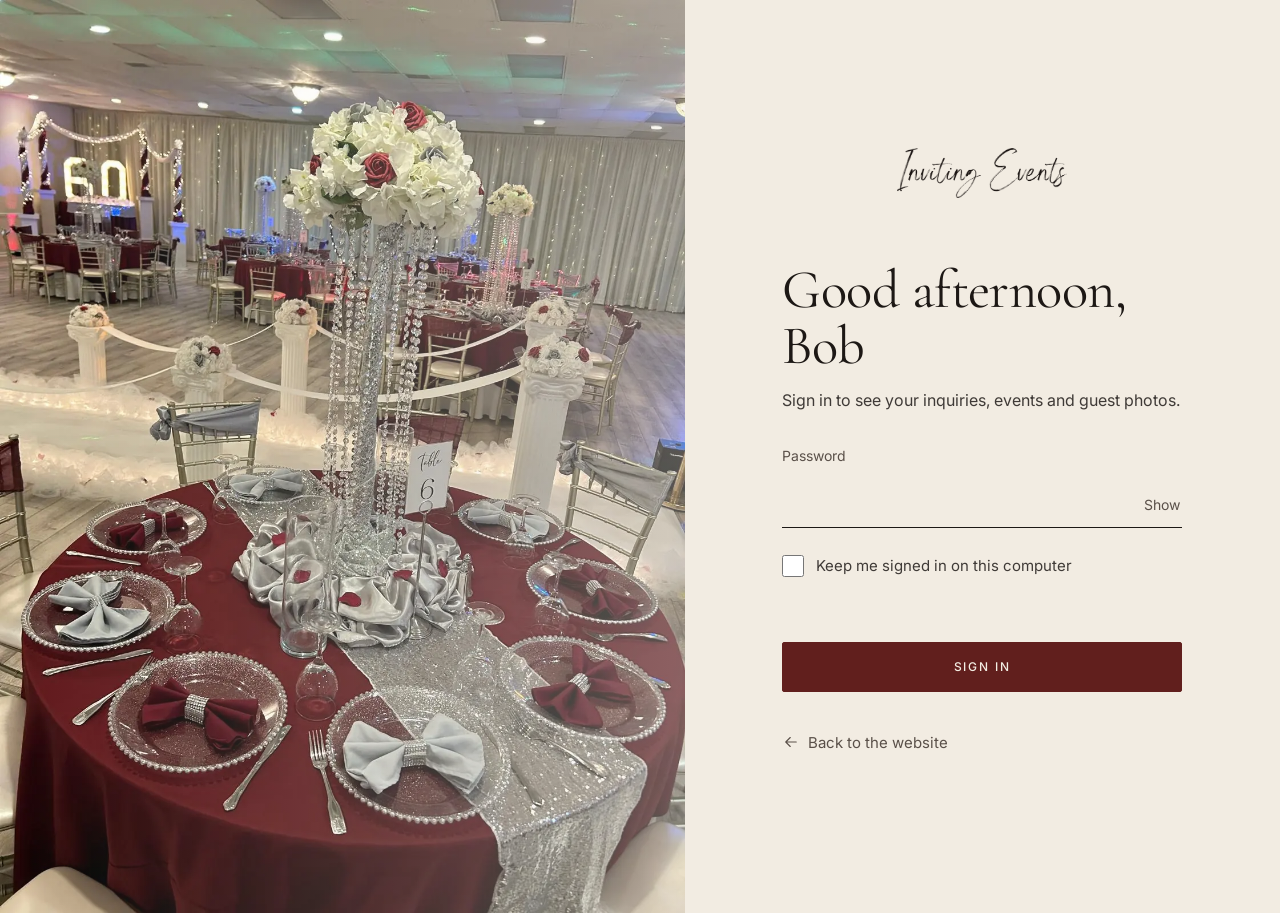
<file: admin/index.html>
<!DOCTYPE html>
<html lang="en">
<head>
<meta charset="UTF-8">
<meta name="viewport" content="width=device-width, initial-scale=1, viewport-fit=cover">
<meta name="robots" content="noindex, nofollow">
<meta name="theme-color" content="#0d0b0a" id="metaTheme">
<meta name="color-scheme" content="dark" id="metaScheme">
<meta name="format-detection" content="telephone=no">
<meta name="apple-mobile-web-app-capable" content="yes">
<meta name="mobile-web-app-capable" content="yes">
<meta name="apple-mobile-web-app-status-bar-style" content="black-translucent" id="metaBar">
<meta name="apple-mobile-web-app-title" content="IE Admin">
<meta name="application-name" content="IE Admin">
<title>Admin | Inviting Events</title>
<link rel="manifest" href="/admin/manifest.webmanifest">
<link rel="icon" type="image/png" sizes="32x32" href="/assets/media/brand/favicon-32.png">
<link rel="apple-touch-icon" sizes="180x180" href="/assets/media/brand/apple-touch-icon.png">
<script>
/* Appearance: set the theme before anything paints, so there is no flash. Saved on this device only. */
(function () {
  var pref = 'system';
  try { pref = JSON.parse(localStorage.getItem('ie_admin_theme')) || 'system'; } catch (e) {}
  var light = pref === 'light' || (pref !== 'dark' && !!(window.matchMedia && window.matchMedia('(prefers-color-scheme: light)').matches));
  var t = light ? 'light' : 'dark';
  document.documentElement.setAttribute('data-theme', t);
  document.getElementById('metaTheme').content = light ? '#f2ece2' : '#0d0b0a';
  document.getElementById('metaScheme').content = t;
  document.getElementById('metaBar').content = light ? 'default' : 'black-translucent';
})();
</script>
<link rel="preconnect" href="https://fonts.googleapis.com">
<link rel="preconnect" href="https://fonts.gstatic.com" crossorigin>
<link rel="preconnect" href="https://ie-api.fancy-brook-a8e8.workers.dev" crossorigin>
<link href="https://fonts.googleapis.com/css2?family=Cormorant+Garamond:wght@400;500&family=Inter:wght@400;500;600&display=swap" rel="stylesheet">
<link rel="stylesheet" href="/assets/css/global.css?v=20261029c">
<style>
/* ══════════════════════════════════════════
   ADMIN: built on global.css (tokens, type, buttons, fields).
   Phone first: top bar and bottom tabs. 900px and up: left sidebar.
   ══════════════════════════════════════════ */
:root {
  --bar-h: 56px;
  --tab-h: 58px;
  --side-w: 248px;
  --sat: env(safe-area-inset-top, 0px);
  --sab: env(safe-area-inset-bottom, 0px);
  --sal: env(safe-area-inset-left, 0px);
  --sar: env(safe-area-inset-right, 0px);
  --padl: max(20px, calc(var(--sal) + 14px));
  --padr: max(20px, calc(var(--sar) + 14px));
  --err: #e3a198;
  --err-line: rgba(227,161,152,0.45);
  --hover: rgba(243,237,227,0.035);
  --cur-bg: rgba(243,237,227,0.05);
  --bar-bg: rgba(13,11,10,0.94);
  --tab-bg: rgba(20,17,15,0.96);
  --scrim: rgba(8,7,6,0.62);
  --shadow: 0 18px 48px rgba(0,0,0,0.5);
  --sk-a: rgba(243,237,227,0.05);
  --sk-b: rgba(243,237,227,0.1);
  --live-line: rgba(201,169,120,0.38);
  --toast-bg: #f2ece2;
  --toast-fg: #1d1815;
  --toast-act: #611f1d;
  --on-wine: #f3ede3;
  --on-photo: #f3ede3;
  --ico-search: url("data:image/svg+xml,%3Csvg xmlns='http://www.w3.org/2000/svg' viewBox='0 0 24 24' fill='none' stroke='%23f3ede3' stroke-opacity='.55' stroke-width='1.5' stroke-linecap='round'%3E%3Ccircle cx='11' cy='11' r='6.5'/%3E%3Cpath d='m20 20-4.4-4.4'/%3E%3C/svg%3E");
  --ico-chev: url("data:image/svg+xml,%3Csvg xmlns='http://www.w3.org/2000/svg' viewBox='0 0 24 24' fill='none' stroke='%23f3ede3' stroke-opacity='.6' stroke-width='1.5'%3E%3Cpath d='M6 9l6 6 6-6'/%3E%3C/svg%3E");
  --picker-filter: invert(0.9);
  color-scheme: dark;
}
/* Light appearance: the site's paper palette. The admin reads the same tokens, so every part follows. */
html[data-theme="light"] {
  --ink: #f2ece2;
  --ink-2: #f8f4ed;
  --ink-3: #e8e0d3;
  --ivory: #1d1815;
  --ivory-80: rgba(29,24,21,0.84);
  --ivory-60: #5a5049;
  --ivory-40: #685d55;
  --line: rgba(29,24,21,0.14);
  --line-2: rgba(29,24,21,0.26);
  --gold: #7d5c2c;
  --err: #9e3328;
  --err-line: rgba(158,51,40,0.45);
  --hover: rgba(29,24,21,0.04);
  --cur-bg: rgba(29,24,21,0.05);
  --bar-bg: rgba(242,236,226,0.94);
  --tab-bg: rgba(246,241,233,0.96);
  --scrim: rgba(29,24,21,0.38);
  --shadow: 0 18px 48px rgba(29,24,21,0.18);
  --sk-a: rgba(29,24,21,0.05);
  --sk-b: rgba(29,24,21,0.1);
  --live-line: rgba(125,92,44,0.45);
  --toast-bg: #1d1815;
  --toast-fg: #f2ece2;
  --toast-act: #e2c391;
  --ico-search: url("data:image/svg+xml,%3Csvg xmlns='http://www.w3.org/2000/svg' viewBox='0 0 24 24' fill='none' stroke='%231d1815' stroke-opacity='.6' stroke-width='1.5' stroke-linecap='round'%3E%3Ccircle cx='11' cy='11' r='6.5'/%3E%3Cpath d='m20 20-4.4-4.4'/%3E%3C/svg%3E");
  --ico-chev: url("data:image/svg+xml,%3Csvg xmlns='http://www.w3.org/2000/svg' viewBox='0 0 24 24' fill='none' stroke='%231d1815' stroke-opacity='.65' stroke-width='1.5'%3E%3Cpath d='M6 9l6 6 6-6'/%3E%3C/svg%3E");
  --picker-filter: none;
  color-scheme: light;
}
/* The photo viewer stays dark in both appearances, like the Photos app */
.viewer {
  --ink: #0d0b0a; --ink-2: #14110f; --ink-3: #1c1815;
  --ivory: #f3ede3; --ivory-80: rgba(243,237,227,0.82); --ivory-60: rgba(243,237,227,0.64); --ivory-40: rgba(243,237,227,0.56);
  --line: rgba(243,237,227,0.12); --line-2: rgba(243,237,227,0.22);
  --gold: #c9a978; --err: #e3a198; --err-line: rgba(227,161,152,0.45); --hover: rgba(243,237,227,0.035);
  color-scheme: dark;
}
html[data-theme="light"] :focus-visible { outline-color: var(--wine); }
::selection { background: var(--wine); color: var(--on-wine); }
.btn--wine { color: var(--on-wine); }
.field select { background-image: var(--ico-chev); }
.field input[type="date"]::-webkit-calendar-picker-indicator { filter: var(--picker-filter); }
.logo-d { display: none !important; }
html[data-theme="light"] .logo-l { display: none !important; }
html[data-theme="light"] .logo-d { display: block !important; }
html { scroll-padding-top: calc(var(--bar-h) + var(--sat) + 16px); background: var(--ink); }
body { min-height: 100vh; min-height: 100dvh; -webkit-tap-highlight-color: transparent; overflow-x: hidden; }
html.is-locked, html.is-locked body { overflow: hidden; }
[hidden] { display: none !important; }
.sr-only { position: absolute !important; width: 1px; height: 1px; padding: 0; margin: -1px; overflow: hidden; clip: rect(0 0 0 0); white-space: nowrap; border: 0; }
.i { width: 22px; height: 22px; flex: none; display: block; }
h1, h2, h3 { font-weight: 400; }
[tabindex="-1"]:focus { outline: none; }
a, button, label, summary { touch-action: manipulation; }
.skip { position: fixed; left: 12px; top: calc(var(--sat) + 8px); z-index: 200; padding: 10px 14px; background: var(--ivory); color: var(--ink); transform: translateY(-200%); }
.skip:focus { transform: none; }

/* Thin progress line while requests run */
.progress { position: fixed; top: var(--sat); left: 0; right: 0; height: 2px; z-index: 120; pointer-events: none; overflow: hidden; opacity: 0; transition: opacity 0.3s; }
.progress.is-on { opacity: 1; }
.progress::after { content: ''; position: absolute; top: 0; bottom: 0; left: -35%; width: 35%; background: linear-gradient(90deg, transparent, var(--gold), transparent); animation: prog 1.3s var(--ease) infinite; }
@keyframes prog { to { left: 100%; } }

/* ═══ SIGN IN ═══ */
.signin { position: relative; min-height: 100vh; min-height: 100dvh; display: grid; background: var(--ink); }
.signin__media { position: absolute; inset: 0; overflow: hidden; }
.signin__media img { width: 100%; height: 100%; object-fit: cover; object-position: 50% 35%; opacity: 0; transition: opacity 0.8s var(--ease); }
.signin__media img.is-loaded { opacity: 1; }
.signin__media::after { content: ''; position: absolute; inset: 0; background: linear-gradient(180deg, rgba(13,11,10,0.55) 0%, rgba(13,11,10,0.62) 34%, rgba(13,11,10,0.94) 62%, var(--ink) 100%); }
html[data-theme="light"] .signin__media::after { background: linear-gradient(180deg, rgba(242,236,226,0.25) 0%, rgba(242,236,226,0.55) 34%, rgba(242,236,226,0.96) 60%, var(--ink) 100%); }
.signin__panel { position: relative; z-index: 1; display: flex; flex-direction: column; justify-content: flex-end; min-height: 100vh; min-height: 100dvh; padding: calc(var(--sat) + 28px) var(--padr) calc(var(--sab) + 28px) var(--padl); }
.signin__logo { position: absolute; top: calc(var(--sat) + 26px); left: var(--padl); width: 150px; height: auto; }
.keep { display: flex; align-items: center; gap: 12px; min-height: 44px; font-size: 0.9375rem; color: var(--ivory-80); cursor: pointer; }
.keep input { flex: none; width: 22px; height: 22px; margin: 0; accent-color: var(--wine); }
.signin__inner { width: 100%; max-width: 400px; }
.signin__title { font-family: var(--serif); font-size: clamp(2.5rem, 9vw, 3.4rem); line-height: 1.04; color: var(--ivory); letter-spacing: -0.01em; }
.signin__sub { margin-top: 12px; color: var(--ivory-80); max-width: 26em; }
.signin__form { margin-top: 30px; display: grid; gap: 16px; }
.pw { position: relative; }
.pw input { padding-right: 64px !important; }
.pw__toggle { position: absolute; right: 0; bottom: 0; height: 46px; min-width: 56px; padding: 0 2px 0 12px; font-size: 0.875rem; color: var(--ivory-60); text-align: right; }
.pw__toggle:hover { color: var(--ivory); }
.signin__msg { min-height: 1.5em; font-size: 0.9375rem; color: var(--ivory-60); }
.signin__msg.is-error { color: var(--err); }
.signin__btn { width: 100%; }
.signin__btn[disabled] { opacity: 0.6; cursor: progress; }
.backlink { display: inline-flex; align-items: center; gap: 8px; margin-top: 28px; min-height: 44px; font-size: 0.9375rem; color: var(--ivory-60); transition: color 0.3s; }
.backlink:hover { color: var(--ivory); }
.backlink .i { width: 18px; height: 18px; }
.field input.is-invalid, .field select.is-invalid, .field textarea.is-invalid, .field input[aria-invalid="true"] { border-bottom-color: var(--err); }
.field input, .field select, .field textarea { font-size: 16px; min-height: 46px; }
.field input[type="date"], .field input[type="time"] { display: block; text-align: left; min-width: 0; }
.field input::-webkit-date-and-time-value { text-align: left; }
.field input[type="time"]::-webkit-calendar-picker-indicator { filter: var(--picker-filter); opacity: 0.6; }
@media (min-width: 900px) {
  .signin { grid-template-columns: minmax(0, 1.15fr) minmax(420px, 1fr); }
  .signin__media { position: relative; }
  .signin__media::after { background: linear-gradient(90deg, rgba(13,11,10,0.15), rgba(13,11,10,0.55)); }
  html[data-theme="light"] .signin__media::after { background: linear-gradient(90deg, rgba(242,236,226,0), rgba(242,236,226,0.35)); }
  .signin__panel { justify-content: center; align-items: center; padding: 64px; }
  .signin__logo { position: static; width: 170px; margin-bottom: 64px; }
  .signin__inner { display: flex; flex-direction: column; }
}

/* ═══ APP CHROME ═══ */
.topbar { position: sticky; top: 0; z-index: 40; display: flex; align-items: center; justify-content: space-between; gap: 12px; height: calc(var(--bar-h) + var(--sat)); padding: var(--sat) max(6px, var(--sar)) 0 max(16px, calc(var(--sal) + 12px)); background: var(--bar-bg); -webkit-backdrop-filter: blur(16px); backdrop-filter: blur(16px); border-bottom: 1px solid var(--line); }
.topbar__logo { display: flex; align-items: center; min-height: 44px; }
.topbar__logo img { height: 26px; width: auto; }
.topbar__actions { display: flex; align-items: center; }
.iconbtn { width: 46px; height: 46px; display: inline-flex; align-items: center; justify-content: center; color: var(--ivory-80); border-radius: 2px; transition: color 0.2s, background 0.2s; }
.iconbtn:hover { color: var(--ivory); }
.iconbtn:active { background: var(--hover); }
.iconbtn.is-spinning .i { animation: spin 0.9s linear infinite; }
.menubtn { position: relative; display: inline-flex; align-items: center; gap: 8px; min-height: 40px; margin: 0 6px 0 2px; padding: 0 14px 0 11px; border: 1px solid var(--line-2); border-radius: 2px; font-size: 0.9375rem; color: var(--ivory); transition: background 0.2s, border-color 0.2s; }
.menubtn .i { width: 20px; height: 20px; }
.menubtn:active, .menubtn[aria-expanded="true"] { background: var(--hover); }
.menubtn.is-here { border-color: var(--gold); }
.menubtn.is-here::after { content: ''; position: absolute; top: -4px; right: -4px; width: 10px; height: 10px; border-radius: 50%; background: var(--gold); border: 2px solid var(--ink); }
@keyframes spin { to { transform: rotate(360deg); } }

.offline { position: sticky; top: calc(var(--bar-h) + var(--sat)); z-index: 39; padding: 10px var(--padr) 10px var(--padl); background: var(--ink-3); border-bottom: 1px solid var(--line); font-size: 0.875rem; color: var(--ivory-80); text-align: center; }

.tabbar { position: fixed; left: 0; right: 0; bottom: 0; z-index: 40; display: grid; grid-template-columns: repeat(5, minmax(0, 1fr)); padding: 0 var(--sar) var(--sab) var(--sal); background: var(--tab-bg); -webkit-backdrop-filter: blur(16px); backdrop-filter: blur(16px); border-top: 1px solid var(--line); }
.tab { position: relative; height: var(--tab-h); display: flex; flex-direction: column; align-items: center; justify-content: center; gap: 4px; font-size: 0.75rem; line-height: 1.1; letter-spacing: 0; color: var(--ivory-60); transition: color 0.2s; }
.tab .i { width: 23px; height: 23px; }
.tab[aria-current="page"] { color: var(--ivory); font-weight: 500; }
.tab[aria-current="page"]::before { content: ''; position: absolute; top: -1px; left: 28%; right: 28%; height: 1px; background: var(--gold); }
.badge { display: inline-block; min-width: 18px; height: 18px; padding: 0 5px; border-radius: 9px; background: var(--wine); color: var(--on-wine); font-size: 0.6875rem; font-weight: 600; line-height: 18px; text-align: center; font-variant-numeric: tabular-nums; letter-spacing: 0; }
.tab .badge { position: absolute; top: 6px; left: calc(50% + 5px); }

.sidebar { display: none; }
.main { display: block; width: 100%; max-width: 780px; margin: 0 auto; padding: 30px var(--padr) calc(var(--tab-h) + var(--sab) + 48px) var(--padl); outline: none; }

@media (min-width: 900px) {
  .topbar, .tabbar { display: none; }
  .offline { top: 0; margin-left: var(--side-w); }
  .sidebar { display: flex; flex-direction: column; position: fixed; top: 0; bottom: 0; left: 0; z-index: 40; width: var(--side-w); padding: 34px 0 22px; border-right: 1px solid var(--line); background: var(--ink); overflow-y: auto; }
  .sidebar__logo { display: block; padding: 0 28px; margin-bottom: 40px; }
  .sidebar__logo img { width: 148px; height: auto; }
  .sidenav { display: grid; gap: 2px; }
  .sidenav a, .sidefoot a, .sidefoot button { position: relative; display: flex; align-items: center; gap: 14px; width: 100%; min-height: 46px; padding: 0 28px; font-size: 0.9375rem; color: var(--ivory-60); text-align: left; transition: color 0.2s, background 0.2s; }
  .sidenav a:hover, .sidefoot a:hover, .sidefoot button:hover { color: var(--ivory); background: var(--hover); }
  .sidenav a[aria-current="page"] { color: var(--ivory); background: var(--cur-bg); }
  .sidenav a[aria-current="page"]::before { content: ''; position: absolute; left: 0; top: 11px; bottom: 11px; width: 1px; background: var(--gold); }
  .sidenav .i, .sidefoot .i { width: 20px; height: 20px; }
  .sidenav .badge { margin-left: auto; }
  .sidefoot { margin-top: auto; padding-top: 24px; border-top: 1px solid var(--line); display: grid; gap: 2px; }
  .main { max-width: none; margin: 0 0 0 var(--side-w); width: auto; padding: 60px clamp(40px, 5vw, 88px) 120px; }
  .view { max-width: 1080px; }
}

@media (max-height: 500px) and (orientation: landscape) and (max-width: 899px) {
  :root { --tab-h: 46px; --bar-h: 50px; }
  .tab { flex-direction: row; gap: 8px; font-size: 0.75rem; }
  .tab .i { width: 20px; height: 20px; }
  .tab .badge { top: 4px; left: auto; right: calc(50% - 44px); }
  .vtitle { font-size: 2.2rem; }
  .main { padding-top: 22px; }
}

/* Phone menu */
.menupop { position: fixed; inset: 0; z-index: 70; }
.menupop__backdrop { position: absolute; inset: 0; background: var(--scrim); }
.menupop__panel { position: absolute; top: calc(var(--sat) + var(--bar-h) + 6px); right: max(10px, var(--sar)); width: min(290px, calc(100vw - 20px)); max-height: calc(100% - var(--sat) - var(--bar-h) - 16px - var(--sab)); overflow-y: auto; overscroll-behavior: contain; background: var(--ink-2); border: 1px solid var(--line-2); box-shadow: var(--shadow); padding: 6px 0; }
.menupop__panel a, .menupop__panel button { position: relative; display: flex; align-items: center; gap: 14px; width: 100%; min-height: 50px; padding: 0 18px; font-size: 1rem; color: var(--ivory); text-align: left; }
.menupop__panel a[aria-current="page"] { background: var(--cur-bg); }
.menupop__panel a[aria-current="page"]::before { content: ''; position: absolute; left: 0; top: 12px; bottom: 12px; width: 2px; background: var(--gold); }
.menupop__panel a:active, .menupop__panel button:active { background: var(--hover); }
.menupop__panel .i { width: 20px; height: 20px; color: var(--ivory-60); }
.menupop__panel hr { border: 0; height: 1px; background: var(--line); margin: 6px 0; }
.appear__label { padding: 10px 18px 2px; font-size: 0.875rem; color: var(--ivory-60); }
.menupop__panel .appear button, .appear button { display: flex; align-items: center; justify-content: space-between; gap: 12px; width: 100%; min-height: 46px; padding: 0 18px; font-size: 0.9375rem; color: var(--ivory-80); text-align: left; }
.appear button[aria-checked="true"] { color: var(--ivory); font-weight: 500; }
.appear button .i { width: 18px; height: 18px; color: var(--gold); visibility: hidden; }
.appear button[aria-checked="true"] .i { visibility: visible; }
@media (min-width: 900px) { .sidefoot .appear { padding-bottom: 8px; margin-bottom: 8px; border-bottom: 1px solid var(--line); } .sidefoot .appear__label { padding: 4px 28px 4px; } .sidefoot .appear button { min-height: 40px; padding: 0 28px; font-size: 0.9375rem; } }

/* ═══ VIEWS ═══ */
.vhead { display: flex; flex-wrap: wrap; align-items: flex-end; justify-content: space-between; gap: 18px 24px; margin-bottom: 28px; }
.vhead > div { min-width: 0; flex: 1 1 280px; }
.vtitle { font-family: var(--serif); font-size: clamp(2.3rem, 7vw, 3.3rem); line-height: 1.04; color: var(--ivory); letter-spacing: -0.01em; text-wrap: balance; }
.vsub { margin-top: 10px; color: var(--ivory-60); font-size: 0.975rem; max-width: 34em; }
.ptitle { font-family: var(--serif); font-size: 1.65rem; line-height: 1.15; color: var(--ivory); }
.ptitle .n, .seg .n { color: var(--ivory-40); font-family: var(--sans); font-size: 0.875rem; margin-left: 6px; font-variant-numeric: tabular-nums; }
.phead { display: flex; align-items: baseline; justify-content: space-between; gap: 16px; padding-bottom: 14px; }
.more { font-size: 0.875rem; color: var(--ivory-60); min-height: 44px; display: inline-flex; align-items: center; gap: 6px; white-space: nowrap; }
.more:hover { color: var(--ivory); }
.textbtn { min-height: 44px; padding: 0 4px; font-size: 0.9375rem; color: var(--ivory-80); text-decoration: underline; text-decoration-color: var(--line-2); text-underline-offset: 5px; }
.textbtn:hover { color: var(--ivory); text-decoration-color: var(--ivory-60); }
.textbtn[disabled] { opacity: 0.5; cursor: default; }
.muted { color: var(--ivory-60); }
.btn[disabled] { opacity: 0.55; cursor: progress; }
.btn--danger { border-color: var(--err-line); color: var(--err); }
.btn--danger:hover { background: var(--err); border-color: var(--err); color: var(--ink); }
.btn .i { width: 18px; height: 18px; }
.btnrow { display: flex; flex-wrap: wrap; gap: 10px; }

/* Filters: underline tabs like the site nav */
.controls { display: flex; flex-wrap: wrap; align-items: flex-end; gap: 6px 28px; margin-bottom: 20px; }
.seg { display: flex; gap: 24px; overflow-x: auto; scrollbar-width: none; -webkit-overflow-scrolling: touch; }
.seg::-webkit-scrollbar { display: none; }
.seg button { position: relative; min-height: 46px; padding: 0; font-size: 0.9375rem; color: var(--ivory-60); white-space: nowrap; transition: color 0.2s; }
.seg button:hover { color: var(--ivory); }
.seg button[aria-pressed="true"] { color: var(--ivory); }
.seg button[aria-pressed="true"]::after { content: ''; position: absolute; left: 0; right: 0; bottom: 6px; height: 1px; background: var(--ivory); }
.search { flex: 1 1 220px; min-width: 0; }
.search input, .selectbox select { width: 100%; min-height: 46px; font: inherit; font-size: 16px; color: var(--ivory); background: transparent; border: 0; border-bottom: 1px solid var(--line-2); border-radius: 0; outline: none; -webkit-appearance: none; appearance: none; transition: border-color 0.3s; }
.search input { padding: 10px 0 10px 28px; background: var(--ico-search) left center / 18px no-repeat; }
.search input::placeholder { color: var(--ivory-40); }
.search input:focus, .selectbox select:focus { border-color: var(--ivory); }
.search input::-webkit-search-decoration { -webkit-appearance: none; }
.selectbox { flex: 1 1 200px; min-width: 0; max-width: 360px; }
.selectbox select { padding: 10px 28px 10px 0; text-overflow: ellipsis; background: var(--ico-chev) right center / 18px no-repeat; }
.selectbox select option { color: #111; }
.count { margin: 18px 0 0; font-size: 0.875rem; color: var(--ivory-40); }
#inqList > .list, #inqList > .state { border-top: 0; }
#inqList > .list > li:first-child .row { padding-top: 12px; }
.approve-all { display: flex; flex-wrap: wrap; align-items: center; gap: 8px 16px; margin: -6px 0 14px; }
.approve-all p { font-size: 0.875rem; color: var(--ivory-60); }

/* Hairline lists */
.list { list-style: none; border-top: 1px solid var(--line); }
.list > li { border-bottom: 1px solid var(--line); }
.row { display: flex; align-items: flex-start; gap: 14px; width: 100%; min-height: 64px; padding: 17px 2px 17px 0; color: inherit; text-align: left; transition: background 0.2s; }
a.row:active { background: var(--hover); }
@media (hover: hover) { a.row:hover { background: var(--hover); } }
a.row:focus-visible, .ph:focus-visible, .tile:focus-visible { outline-offset: -2px; }
.row__main { flex: 1; min-width: 0; display: grid; gap: 3px; }
.row__top { display: flex; align-items: baseline; justify-content: space-between; gap: 12px; min-width: 0; }
.row__name { min-width: 0; overflow: hidden; text-overflow: ellipsis; white-space: nowrap; font-size: 1rem; color: var(--ivory-80); }
.row__when { flex: none; font-size: 0.8125rem; color: var(--ivory-40); font-variant-numeric: tabular-nums; }
.row__meta, .row__preview { min-width: 0; overflow: hidden; text-overflow: ellipsis; white-space: nowrap; font-size: 0.875rem; color: var(--ivory-60); }
.row__preview { color: var(--ivory-40); }
.row__chev { flex: none; align-self: center; color: var(--ivory-40); }
.row__chev .i { width: 18px; height: 18px; }
.dot { flex: none; width: 10px; height: 10px; margin-top: 8px; border-radius: 50%; background: transparent; }
.is-unread .dot { background: var(--gold); }
.is-unread .row__name { color: var(--ivory); font-weight: 500; }
.is-unread .row__meta { color: var(--ivory-80); }
.row--guest { min-height: 0; padding: 15px 0; }
.row--guest .row__name, .row--guest .row__preview { white-space: normal; overflow-wrap: anywhere; }
.row--guest a { color: var(--ivory-80); text-decoration: underline; text-decoration-color: var(--line-2); text-underline-offset: 4px; overflow-wrap: anywhere; }

.datebox { flex: none; width: 46px; text-align: center; padding-top: 1px; }
.datebox__d { display: block; font-family: var(--serif); font-size: 1.85rem; line-height: 1; color: var(--ivory); font-variant-numeric: lining-nums; }
.datebox__m { display: block; margin-top: 4px; font-size: 0.75rem; color: var(--ivory-60); }
.chip { flex: none; display: inline-flex; align-items: center; gap: 7px; font-size: 0.8125rem; color: var(--ivory-60); white-space: nowrap; }
.chip--live { color: var(--ivory); }
.chip--live::before, .pulse { content: ''; display: inline-block; width: 7px; height: 7px; border-radius: 50%; background: var(--gold); animation: pulse 2.2s ease-in-out infinite; }
@keyframes pulse { 0%, 100% { opacity: 1; } 50% { opacity: 0.35; } }

.group + .group { margin-top: 44px; }
.group .phead { padding-bottom: 12px; }

/* Empty, error and loading states */
.state { padding: 44px 0 36px; border-top: 1px solid var(--line); }
.state__title { font-family: var(--serif); font-size: 1.7rem; line-height: 1.2; color: var(--ivory); }
.state__text { margin-top: 8px; color: var(--ivory-60); max-width: 30em; overflow-wrap: anywhere; }
.state .btn, .state .btnrow { margin-top: 22px; }
.sk { display: block; height: 12px; border-radius: 1px; background: linear-gradient(90deg, var(--sk-a) 30%, var(--sk-b) 50%, var(--sk-a) 70%); background-size: 300% 100%; animation: sk 1.5s ease-in-out infinite; }
@keyframes sk { from { background-position: 100% 0; } to { background-position: 0 0; } }
.sk-row { display: grid; gap: 10px; padding: 20px 0; border-bottom: 1px solid var(--line); }
.sk--num { width: 44px; height: 34px; margin-bottom: 4px; }
.skel-grid { display: grid; grid-template-columns: repeat(3, minmax(0, 1fr)); gap: 3px; }
.skel-grid .sk { height: auto; aspect-ratio: 1; }

/* ═══ OVERVIEW ═══ */
.live { display: flex; align-items: center; gap: 16px; padding: 18px 18px; margin-bottom: 14px; border: 1px solid var(--live-line); color: inherit; transition: background 0.2s; }
.live-note { margin: -2px 0 14px; font-size: 0.875rem; color: var(--ivory-60); }
.ov-alerts { margin-bottom: 28px; }
.ov-alerts:empty { display: none; }
.notice { display: flex; flex-wrap: wrap; align-items: center; justify-content: space-between; gap: 12px 18px; padding: 16px 18px; margin-bottom: 14px; border: 1px solid var(--line-2); }
.notice__main { flex: 1 1 220px; min-width: 0; }
.notice__title { font-family: var(--serif); font-size: 1.4rem; line-height: 1.2; color: var(--ivory); overflow-wrap: anywhere; }
.notice__text { margin-top: 4px; font-size: 0.9375rem; color: var(--ivory-60); }
.live:hover { background: var(--hover); }
.live__main { flex: 1; min-width: 0; }
.live__title { display: block; font-family: var(--serif); font-size: 1.5rem; line-height: 1.2; color: var(--ivory); overflow-wrap: anywhere; }
.live__text { display: block; margin-top: 2px; font-size: 0.875rem; color: var(--ivory-60); }
.live .pulse { flex: none; }
.tiles { display: grid; grid-template-columns: repeat(2, minmax(0, 1fr)); border-top: 1px solid var(--line); margin-bottom: 48px; }
.tile { display: flex; flex-direction: column; min-width: 0; padding: 22px 14px 20px 0; border-bottom: 1px solid var(--line); color: inherit; transition: background 0.2s; }
.tile:nth-child(2n) { padding-left: 18px; border-left: 1px solid var(--line); }
@media (hover: hover) { .tile:hover { background: var(--hover); } }
.tile__n { font-family: var(--serif); font-size: clamp(2.3rem, 9vw, 2.9rem); line-height: 1; color: var(--ivory); font-variant-numeric: lining-nums; min-height: 1em; }
.tile__l { margin-top: 10px; font-size: 0.9375rem; color: var(--ivory-80); }
.tile__note { margin-top: 2px; font-size: 0.8125rem; color: var(--ivory-40); overflow: hidden; text-overflow: ellipsis; white-space: nowrap; }
.tile__note.is-strong { color: var(--gold); }
.ov-cols { display: grid; gap: 48px; }
.reviews-row { display: flex; flex-wrap: wrap; align-items: center; justify-content: space-between; gap: 16px 24px; margin-top: 52px; padding: 24px 0; border-top: 1px solid var(--line); border-bottom: 1px solid var(--line); }
.reviews-row p { color: var(--ivory-60); font-size: 0.9375rem; margin-top: 4px; max-width: 30em; }
.reviews-row .stars { font-size: 0.75rem; }
@media (min-width: 600px) {
  .tiles { grid-template-columns: repeat(4, minmax(0, 1fr)); }
  .tile, .tile:nth-child(2n) { padding: 24px 16px 22px 20px; border-left: 1px solid var(--line); }
  .tile:first-child { padding-left: 0; border-left: 0; }
}
@media (min-width: 1100px) { .ov-cols { grid-template-columns: minmax(0, 1fr) minmax(0, 1fr); gap: 56px; } }

/* ═══ SHEET (detail views) ═══ */
.sheet { position: fixed; inset: 0; z-index: 60; }
.sheet__backdrop { position: absolute; inset: 0; background: var(--scrim); opacity: 0; transition: opacity 0.35s var(--ease); }
.sheet__panel { position: absolute; top: 0; right: 0; bottom: 0; width: 100%; display: flex; flex-direction: column; background: var(--ink); transform: translate3d(100%, 0, 0); transition: transform 0.38s var(--ease); outline: none; }
.sheet.is-open .sheet__backdrop { opacity: 1; }
.sheet.is-open .sheet__panel { transform: none; }
.sheet__bar { flex: none; display: flex; align-items: center; justify-content: space-between; gap: 8px; height: calc(var(--bar-h) + var(--sat)); padding: var(--sat) max(8px, var(--sar)) 0 max(4px, var(--sal)); border-bottom: 1px solid var(--line); background: var(--ink); }
.back { display: inline-flex; align-items: center; gap: 2px; min-height: 44px; padding: 0 12px 0 6px; font-size: 1rem; color: var(--ivory); }
.back .i { width: 24px; height: 24px; }
.back:active { opacity: 0.6; }
.sheet__act { display: flex; align-items: center; }
.sheet__act a, .sheet__act button { display: inline-flex; align-items: center; gap: 6px; min-height: 44px; padding: 0 10px; font-size: 1rem; color: var(--ivory); }
.sheet__act .i { width: 18px; height: 18px; }
.sheet__body { flex: 1; min-height: 0; overflow-y: auto; -webkit-overflow-scrolling: touch; overscroll-behavior: contain; padding: 30px var(--padr) calc(var(--sab) + 56px) var(--padl); }
@media (min-width: 900px) {
  .sheet__panel { width: min(620px, 94vw); background: var(--ink-2); border-left: 1px solid var(--line); box-shadow: -30px 0 80px rgba(0,0,0,0.35); }
  .sheet__bar { background: var(--ink-2); padding-left: 16px; padding-right: 16px; }
  .sheet__body { padding: 40px 48px 64px; }
}
.d-title { font-family: var(--serif); font-size: clamp(2.1rem, 7vw, 2.8rem); line-height: 1.06; color: var(--ivory); overflow-wrap: anywhere; letter-spacing: -0.01em; }
.d-sub { margin-top: 8px; color: var(--ivory-60); font-size: 0.9375rem; }
.d-h3 { font-family: var(--serif); font-size: 1.5rem; line-height: 1.2; color: var(--ivory); }
.d-sec { margin-top: 40px; }
.acts { display: grid; grid-template-columns: repeat(var(--n, 3), minmax(0, 1fr)); gap: 10px; margin-top: 26px; }
.act { display: flex; flex-direction: column; align-items: center; justify-content: center; gap: 8px; min-height: 78px; padding: 10px 6px; border: 1px solid var(--line-2); border-radius: 2px; color: var(--ivory); font-size: 0.875rem; text-align: center; transition: background 0.25s, border-color 0.25s; }
.act:hover { background: var(--hover); border-color: var(--ivory-40); }
.act--primary { background: var(--wine); border-color: var(--wine); color: var(--on-wine); }
.act--primary:hover { background: var(--wine-2); border-color: var(--wine-2); }
.facts { margin-top: 30px; border-top: 1px solid var(--line); }
.facts > div { display: grid; grid-template-columns: minmax(6.5em, 30%) minmax(0, 1fr); gap: 16px; padding: 14px 0; border-bottom: 1px solid var(--line); }
.facts dt { font-size: 0.875rem; color: var(--ivory-60); padding-top: 2px; }
.facts dd { color: var(--ivory); overflow-wrap: anywhere; min-width: 0; }
.facts dd a { text-decoration: underline; text-decoration-color: var(--line-2); text-underline-offset: 4px; }
.facts dd small { display: block; font-size: 0.8125rem; color: var(--ivory-60); margin-top: 2px; }
.message { margin-top: 14px; white-space: pre-wrap; overflow-wrap: anywhere; color: var(--ivory-80); font-size: 1rem; line-height: 1.75; }
.message.is-empty { color: var(--ivory-40); }
.d-foot { display: flex; flex-wrap: wrap; align-items: center; justify-content: space-between; gap: 14px; margin-top: 44px; padding-top: 24px; border-top: 1px solid var(--line); }
.status { margin-top: 28px; padding: 18px 18px 20px; border: 1px solid var(--line); }
.status--live { border-color: var(--live-line); }
.status__title { display: flex; align-items: center; gap: 10px; font-family: var(--serif); font-size: 1.45rem; line-height: 1.2; color: var(--ivory); }
.status__text { margin-top: 6px; color: var(--ivory-60); font-size: 0.9375rem; }
.status .btn { margin-top: 16px; }
.portal { display: grid; grid-template-columns: 132px minmax(0, 1fr); gap: 20px; align-items: start; margin-top: 18px; }
.qr { width: 132px; aspect-ratio: 1; background: #fff; padding: 0; display: flex; align-items: center; justify-content: center; }
.qr svg { width: 100%; height: 100%; display: block; }
.qr--empty { background: var(--ink-3); color: var(--ivory-40); font-size: 0.75rem; text-align: center; padding: 10px; }
.portal__link { display: inline-block; color: var(--ivory); font-size: 1rem; text-decoration: underline; text-decoration-color: var(--line-2); text-underline-offset: 4px; overflow-wrap: anywhere; }
.portal .btnrow { margin-top: 14px; }
.portal .btn { padding: 12px 14px; }
@media (max-width: 400px) { .portal { grid-template-columns: 1fr; } }

/* Forms in sheets */
.evform { display: grid; grid-template-columns: minmax(0, 1fr) minmax(0, 1fr); gap: 26px 20px; margin-top: 30px; }
.evform .field { min-width: 0; }
.hint { grid-column: 1 / -1; margin-top: -10px; font-size: 0.875rem; color: var(--ivory-60); }
.form-error { grid-column: 1 / -1; color: var(--err); font-size: 0.9375rem; }
.form-error:empty { display: none; }
.evform__foot { grid-column: 1 / -1; display: flex; flex-wrap: wrap; align-items: center; gap: 12px 24px; margin-top: 4px; }
@media (max-width: 560px) { .evform__foot .btn { width: 100%; } }

/* ═══ PHOTOS ═══ */
.grid { display: grid; grid-template-columns: repeat(3, minmax(0, 1fr)); gap: 3px; margin-top: 18px; }
@media (min-width: 600px) { .grid, .skel-grid { grid-template-columns: repeat(4, minmax(0, 1fr)); } }
@media (min-width: 1200px) { .grid { grid-template-columns: repeat(5, minmax(0, 1fr)); } }
.ph { position: relative; display: block; aspect-ratio: 1; overflow: hidden; background: var(--ink-3); color: var(--on-photo); }
.ph img, .ph video { width: 100%; height: 100%; object-fit: cover; pointer-events: none; transition: transform 0.6s var(--ease), opacity 0.3s; }
@media (hover: hover) { a.ph:hover img { transform: scale(1.03); } }
.ph__badge, .ph__kind { position: absolute; display: flex; align-items: center; justify-content: center; width: 24px; height: 24px; border-radius: 50%; background: rgba(13,11,10,0.72); }
.ph__badge { left: 6px; bottom: 6px; color: #c9a978; }
.ph__kind { right: 6px; top: 6px; }
.ph__badge .i, .ph__kind .i { width: 14px; height: 14px; }
.ph__broken { position: absolute; inset: 0; display: flex; flex-direction: column; align-items: center; justify-content: center; gap: 6px; padding: 8px; font-size: 0.8125rem; line-height: 1.3; color: var(--ivory-60); text-align: center; border: 1px dashed var(--line-2); }
.ph__broken .i { width: 20px; height: 20px; color: var(--err); }
.ph__tick { position: absolute; right: 6px; bottom: 6px; width: 26px; height: 26px; border-radius: 50%; border: 1.5px solid var(--on-photo); background: rgba(13,11,10,0.35); display: flex; align-items: center; justify-content: center; color: transparent; }
.ph__tick .i { width: 16px; height: 16px; }
.ph.is-sel::after { content: ''; position: absolute; inset: 0; border: 2px solid var(--ivory); pointer-events: none; }
.ph.is-sel img, .ph.is-sel video { opacity: 0.72; }
.ph.is-sel .ph__tick { background: var(--ivory); color: var(--ink); }
.ph__label { position: absolute; left: 0; right: 0; bottom: 0; padding: 18px 8px 6px; font-size: 0.75rem; color: rgba(243,237,227,0.9); background: linear-gradient(180deg, transparent, rgba(13,11,10,0.8)); pointer-events: none; }
.ph__remove { position: absolute; top: 0; right: 0; width: 44px; height: 44px; display: flex; align-items: flex-start; justify-content: flex-end; padding: 6px; }
.ph__remove span { width: 28px; height: 28px; border-radius: 50%; background: rgba(13,11,10,0.78); display: flex; align-items: center; justify-content: center; color: var(--on-photo); transition: background 0.2s; }
.ph__remove:hover span { background: var(--wine); }
.ph__remove .i { width: 15px; height: 15px; }
.ph-open { position: absolute; inset: 0; }
.bulkbar { position: fixed; left: 0; right: 0; bottom: calc(var(--tab-h) + var(--sab)); z-index: 45; display: flex; align-items: center; gap: 10px; padding: 10px var(--padr) 10px var(--padl); background: var(--ink-2); border-top: 1px solid var(--line-2); }
.bulkbar__n { flex: 1; min-width: 0; font-size: 0.9375rem; color: var(--ivory); white-space: nowrap; }
.bulkbar .btn { padding: 13px 14px; }
@media (max-width: 420px) { .bulkbar { gap: 8px; } .bulkbar .btn { padding: 13px 10px; letter-spacing: 0.1em; } .bulkbar__n { font-size: 0.875rem; } }
@media (min-width: 900px) { .bulkbar { left: var(--side-w); bottom: 0; padding: 14px 40px; } }
.has-bulk .main { padding-bottom: calc(var(--tab-h) + var(--sab) + 120px); }

/* Viewer */
.viewer { position: fixed; inset: 0; z-index: 65; display: flex; flex-direction: column; background: #080706; }
.viewer__bar { flex: none; display: flex; align-items: center; justify-content: space-between; gap: 8px; height: calc(var(--bar-h) + var(--sat)); padding: var(--sat) max(8px, var(--sar)) 0 max(4px, var(--sal)); }
.viewer__count { font-size: 0.875rem; color: var(--ivory-60); font-variant-numeric: tabular-nums; padding-right: 8px; }
.viewer__stage { position: relative; flex: 1; min-height: 0; display: flex; align-items: center; justify-content: center; overflow: hidden; touch-action: pan-y pinch-zoom; user-select: none; -webkit-user-select: none; }
.viewer__media { width: 100%; height: 100%; display: flex; align-items: center; justify-content: center; padding: 0 max(0px, var(--sar)) 0 max(0px, var(--sal)); }
.viewer__media img, .viewer__media video { max-width: 100%; max-height: 100%; object-fit: contain; -webkit-touch-callout: default; }
.viewer__nav { position: absolute; top: 50%; transform: translateY(-50%); width: 52px; height: 52px; display: flex; align-items: center; justify-content: center; color: var(--ivory-80); background: rgba(13,11,10,0.45); border-radius: 50%; z-index: 2; }
.viewer__nav:hover { color: var(--ivory); background: rgba(13,11,10,0.7); }
.viewer__nav[disabled] { opacity: 0; pointer-events: none; }
.viewer__nav--prev { left: max(12px, var(--sal)); }
.viewer__nav--next { right: max(12px, var(--sar)); }
@media (pointer: coarse) {
  .viewer__nav { width: 34px; height: 64px; border-radius: 2px; background: rgba(13,11,10,0.55); border: 1px solid rgba(243,237,227,0.16); color: var(--ivory); }
  .viewer__nav .i { width: 20px; height: 20px; }
  .viewer__nav--prev { left: max(6px, var(--sal)); }
  .viewer__nav--next { right: max(6px, var(--sar)); }
}
.viewer__hint { position: absolute; left: 50%; bottom: 16px; z-index: 3; transform: translateX(-50%); padding: 9px 16px; border-radius: 20px; background: rgba(13,11,10,0.78); color: var(--ivory); font-size: 0.875rem; white-space: nowrap; pointer-events: none; opacity: 0; transition: opacity 0.4s; }
.viewer__hint.is-in { opacity: 1; }
.viewer__actions.is-guard { pointer-events: none; }
.viewer__state { display: inline-flex; align-items: center; gap: 6px; }
.viewer__state .i { width: 14px; height: 14px; }
.viewer__state.is-on { color: var(--gold); }
.viewer__state.is-bad { color: var(--err); }
.viewer__info { flex: none; padding: 14px var(--padr) calc(var(--sab) + 14px) var(--padl); border-top: 1px solid var(--line); background: var(--ink); }
.viewer__who { font-size: 0.9375rem; color: var(--ivory); overflow: hidden; text-overflow: ellipsis; white-space: nowrap; }
.viewer__meta { margin-top: 2px; font-size: 0.8125rem; color: var(--ivory-60); overflow: hidden; text-overflow: ellipsis; white-space: nowrap; }
.viewer__actions { display: grid; grid-template-columns: minmax(0, 1.6fr) minmax(0, 1fr) minmax(0, 1fr); gap: 8px; margin-top: 12px; }
.viewer__actions .btn { padding: 15px 8px; white-space: normal; line-height: 1.25; letter-spacing: 0.1em; }
.vnote { display: flex; align-items: center; justify-content: center; gap: 8px; min-height: 48px; height: 100%; padding: 6px 10px; font-size: 0.875rem; line-height: 1.3; text-align: center; color: var(--err); border: 1px solid var(--err-line); }
.vnote .i { width: 16px; height: 16px; flex: none; }
.vnote--ok { color: var(--gold); border-color: rgba(201,169,120,0.35); }
@media (min-width: 900px) { .viewer__info { display: flex; align-items: center; justify-content: space-between; gap: 24px; padding: 18px 40px; } .viewer__info > div:first-child { min-width: 0; } .viewer__actions { margin-top: 0; width: 460px; flex: none; } }
@media (max-height: 520px) and (orientation: landscape) {
  .viewer__info { display: flex; align-items: center; gap: 16px; padding-top: 8px; padding-bottom: calc(var(--sab) + 8px); }
  .viewer__info > div:first-child { flex: 1; min-width: 0; }
  .viewer__actions { margin-top: 0; width: 400px; flex: none; }
  .viewer__actions .btn { padding: 11px 8px; }
}

/* ═══ WEBSITE UPLOADS ═══ */
.drop { position: relative; display: flex; flex-direction: column; align-items: center; justify-content: center; gap: 10px; min-height: 196px; padding: 36px 22px; text-align: center; border: 1px dashed var(--line-2); cursor: pointer; transition: border-color 0.3s, background 0.3s; }
.drop:hover, .drop.is-over { border-color: var(--ivory-60); background: var(--hover); }
.drop:focus-within { outline: 1px solid var(--gold); outline-offset: 4px; }
.drop .i { width: 30px; height: 30px; color: var(--ivory-60); }
.drop__title { font-family: var(--serif); font-size: 1.75rem; line-height: 1.15; color: var(--ivory); }
.drop__text { font-size: 0.875rem; color: var(--ivory-60); max-width: 30em; }
.drop__hint { display: none; font-size: 0.8125rem; color: var(--ivory-40); }
@media (hover: hover) and (pointer: fine) { .drop__hint { display: block; } }
.queue { margin-top: 28px; }
.q { display: grid; grid-template-columns: 56px minmax(0, 1fr) auto; align-items: center; gap: 14px; padding: 12px 0; }
.q__thumb { position: relative; width: 56px; height: 56px; overflow: hidden; background: var(--ink-3); display: flex; align-items: center; justify-content: center; color: var(--ivory-40); }
.q__thumb img, .q__thumb video { position: absolute; inset: 0; width: 100%; height: 100%; object-fit: cover; }
.q__thumb .i { width: 20px; height: 20px; }
.q__main { min-width: 0; }
.q__name { font-size: 0.9375rem; color: var(--ivory); overflow: hidden; text-overflow: ellipsis; white-space: nowrap; }
.q__status { margin-top: 2px; font-size: 0.8125rem; color: var(--ivory-60); }
.q__status.is-err { color: var(--err); }
.q__status.is-ok { color: var(--gold); }
.q__bar { height: 2px; margin-top: 8px; background: var(--line); overflow: hidden; }
.q__bar > span { display: block; height: 100%; width: 0; background: var(--ivory); transition: width 0.25s linear; }
.q__side { display: flex; align-items: center; gap: 2px; }
.q__side .textbtn { font-size: 0.875rem; }
.q__x { width: 44px; height: 44px; display: flex; align-items: center; justify-content: center; color: var(--ivory-60); }
.q__x:hover { color: var(--ivory); }
.q__x .i { width: 18px; height: 18px; }
.queue__foot { position: sticky; bottom: calc(var(--tab-h) + var(--sab)); z-index: 5; display: flex; flex-wrap: wrap; align-items: center; gap: 10px 24px; margin-top: 10px; padding: 12px 0; background: var(--ink); border-top: 1px solid var(--line); }
@media (min-width: 900px) { .queue__foot { bottom: 0; padding: 16px 0; } }
.queue__tip { margin-top: 14px; font-size: 0.8125rem; color: var(--ivory-40); }
@media (max-width: 560px) { .queue__foot .btn { width: 100%; } .queue__foot .textbtn { min-height: 40px; } }
.pub { margin-top: 60px; }

/* ═══ CONFIRM ═══ */
.confirm { position: fixed; inset: 0; z-index: 90; display: flex; align-items: flex-end; justify-content: center; padding: 16px max(16px, var(--sar)) calc(16px + var(--sab)) max(16px, var(--sal)); }
.confirm__backdrop { position: absolute; inset: 0; background: var(--scrim); opacity: 0; transition: opacity 0.25s; }
.confirm__box { position: relative; width: 100%; max-width: 440px; padding: 28px 22px 20px; background: var(--ink-2); border: 1px solid var(--line-2); box-shadow: var(--shadow); opacity: 0; transform: translateY(14px); transition: opacity 0.25s var(--ease), transform 0.3s var(--ease); }
.confirm.is-open .confirm__backdrop { opacity: 1; }
.confirm.is-open .confirm__box { opacity: 1; transform: none; }
.confirm__title { font-family: var(--serif); font-size: 1.75rem; line-height: 1.15; color: var(--ivory); overflow-wrap: anywhere; }
.confirm__body { margin-top: 10px; color: var(--ivory-60); overflow-wrap: anywhere; }
.confirm__btns { display: grid; grid-template-columns: 1fr 1fr; gap: 10px; margin-top: 24px; }
.confirm__btns .btn { padding: 16px 12px; }
@media (min-width: 600px) { .confirm { align-items: center; } }

/* ═══ TOASTS ═══ */
.toasts { position: fixed; left: 0; right: 0; bottom: calc(var(--tab-h) + var(--sab) + 14px); z-index: 110; display: flex; flex-direction: column; align-items: center; gap: 8px; padding: 0 16px; pointer-events: none; }
html.is-locked .toasts, .has-bulk .toasts { bottom: calc(var(--sab) + 18px); }
.has-bulk .toasts { bottom: calc(var(--tab-h) + var(--sab) + 84px); }
.has-queue .toasts { bottom: calc(var(--tab-h) + var(--sab) + 150px); }
@media (min-width: 900px) { .toasts, .has-bulk .toasts { left: var(--side-w); bottom: 30px; } .has-queue .toasts { bottom: 110px; } html.is-locked .toasts { left: 0; } }
.signin-mode .toasts { left: 0; bottom: calc(var(--sab) + 18px); }
html.viewer-open .toasts { left: 0; bottom: auto; top: calc(var(--sat) + var(--bar-h) + 10px); }
.toast { pointer-events: auto; display: flex; align-items: center; gap: 16px; max-width: min(460px, 100%); padding: 13px 18px; background: var(--toast-bg); color: var(--toast-fg); font-size: 0.9375rem; line-height: 1.45; box-shadow: 0 14px 40px rgba(0,0,0,0.45); border-radius: 2px; opacity: 0; transform: translateY(10px); transition: opacity 0.3s var(--ease), transform 0.3s var(--ease); overflow-wrap: anywhere; }
.toast.is-in { opacity: 1; transform: none; }
.toast--error { border-left: 3px solid var(--wine); }
.toast__btn { flex: none; min-height: 32px; font-size: 0.875rem; font-weight: 500; color: var(--toast-act); text-decoration: underline; text-underline-offset: 4px; }

/* ═══ TABLE CARDS ═══ */
/* Designer sheet */
.cardopts { display: grid; grid-template-columns: repeat(3, minmax(0, 1fr)); gap: 8px; margin-top: 14px; }
.opt { position: relative; display: flex; flex-direction: column; align-items: center; justify-content: flex-end; gap: 4px; min-height: 128px; padding: 12px 6px 12px; border: 1px solid var(--line-2); border-radius: 2px; text-align: center; cursor: pointer; transition: border-color 0.2s, background 0.2s; }
.opt input, .choice input.sr-only { position: absolute; opacity: 0; pointer-events: none; }
.opt.is-on { border-color: var(--ivory); background: var(--hover); box-shadow: inset 0 0 0 1px var(--ivory); }
.opt.is-focus { outline: 2px solid var(--gold); outline-offset: 2px; }
.opt__shape { display: block; margin-bottom: 8px; border: 1px solid var(--ivory-40); background: var(--ink-3); }
.opt__name { font-size: 1.0625rem; color: var(--ivory); font-variant-numeric: lining-nums; }
.opt__use { font-size: 0.8125rem; line-height: 1.3; color: var(--ivory-60); }
.choices { margin-top: 10px; border-top: 1px solid var(--line); }
.choice { display: flex; align-items: flex-start; gap: 14px; padding: 14px 0; border-bottom: 1px solid var(--line); cursor: pointer; }
.choice input { flex: none; width: 22px; height: 22px; margin: 1px 0 0; accent-color: var(--wine); }
.choice__t { display: block; color: var(--ivory); }
.choice__d { display: block; margin-top: 2px; font-size: 0.875rem; color: var(--ivory-60); }
.wifi { display: grid; grid-template-columns: minmax(0, 1fr) minmax(0, 1fr); gap: 20px; margin-top: 16px; }
.cardprev { margin-top: 16px; padding: 20px 16px; background: var(--ink-3); display: flex; justify-content: center; overflow: hidden; }
.cardprev__box { position: relative; flex: none; }
.cardprev__box > .qc { position: absolute; top: 0; left: 0; transform-origin: 0 0; box-shadow: 0 8px 28px rgba(0,0,0,0.28); }
.printnote { margin-top: 12px; font-size: 0.875rem; color: var(--ivory-60); }
@media (max-width: 400px) { .wifi { grid-template-columns: 1fr; } }

/* The card itself: a paper card at true size. Same markup on screen, in the preview and on paper. */
.qc { --w: 4in; --h: 6in; --pt: 0.42in; --px: 0.36in; --pb: 0.32in; --t: 23pt; --l: 9.5pt; --lw: 3.2in; --u: 9.5pt; --wf: 8.5pt; --logo: 1.05in; --gap: 0.1in;
  position: relative; box-sizing: border-box; width: var(--w); height: var(--h); padding: var(--pt) var(--px) var(--pb);
  display: flex; flex-direction: column; align-items: center; text-align: center; overflow: hidden;
  background: #f2ece2; color: #1d1815; font-family: var(--sans); font-size: var(--l); line-height: 1.35; letter-spacing: 0;
  -webkit-print-color-adjust: exact; print-color-adjust: exact; }
.qc--5x7 { --w: 5in; --h: 7in; --pt: 0.56in; --px: 0.5in; --pb: 0.44in; --t: 29pt; --l: 11pt; --lw: 3.9in; --u: 11pt; --wf: 10pt; --logo: 1.3in; --gap: 0.13in; }
.qc--8x10 { --w: 8in; --h: 10in; --pt: 0.55in; --px: 0.7in; --pb: 0.45in; --t: 38pt; --l: 14pt; --lw: 6.4in; --u: 15pt; --wf: 13pt; --logo: 1.7in; --gap: 0.16in; }
.qc--8x10 .qc__title { -webkit-line-clamp: 2; }
.qc--long { --t-scale: 0.82; }
.qc--xlong { --t-scale: 0.68; }
.qc__title { font-family: var(--serif); font-weight: 500; font-size: calc(var(--t) * var(--t-scale, 1)); line-height: 1.04; letter-spacing: -0.005em; color: #1d1815; max-width: 100%; overflow-wrap: anywhere; text-wrap: balance; display: -webkit-box; -webkit-box-orient: vertical; -webkit-line-clamp: 3; overflow: hidden; font-variant-numeric: lining-nums; }
.qc__line { margin-top: var(--gap); max-width: var(--lw); font-size: var(--l); line-height: 1.4; color: #4a413b; text-wrap: balance; }
.qc__mid { flex: 1; min-height: 0; width: 100%; display: flex; flex-direction: column; align-items: center; justify-content: center; }
.qc__code { flex: none; background: #fff; line-height: 0; }
.qc__code svg { display: block; width: 100%; height: auto; }
.qc__url { margin-top: var(--gap); font-size: var(--u); letter-spacing: 0.02em; color: #1d1815; }
.qc__wifi { margin-top: calc(var(--gap) * 0.55); font-size: var(--wf); color: #4a413b; }
.qc__wifi b { font-weight: 500; color: #1d1815; }
.qc__wifi span { white-space: nowrap; }
.qc__wifi span + span { margin-left: 1.1em; }
.qc__logo { flex: none; width: var(--logo); height: auto; margin-top: var(--gap); }

/* Full-size card page (#card?size=4x6...) */
.cardview { min-height: 100vh; min-height: 100dvh; background: var(--ink-3); }
.cardview__bar { position: sticky; top: 0; z-index: 2; display: flex; align-items: center; justify-content: space-between; gap: 12px; padding: calc(var(--sat) + 6px) var(--padr) 6px max(8px, var(--sal)); background: var(--bar-bg); border-bottom: 1px solid var(--line); -webkit-backdrop-filter: blur(16px); backdrop-filter: blur(16px); }
.cardview__stage { display: flex; justify-content: center; padding: 32px 16px calc(var(--sab) + 40px); }

/* Printing: only the card, at its true size. The page size is set when printing (see setPageSize). */
.printcard { display: none; }
@media print {
  html.print-card, html.print-card body { background: #fff !important; margin: 0 !important; padding: 0 !important; min-height: 0 !important; height: auto !important; overflow: visible !important; }
  html.print-card body > * { display: none !important; }
  html.print-card body > .printcard { display: block !important; }
  .printcard .qc { margin: 0 auto; break-inside: avoid; page-break-inside: avoid; }
}

/* Phones: tighter headers and filters so more of the list fits */
@media (max-width: 899px) {
  .main { padding-top: 22px; }
  .vhead { gap: 14px 20px; margin-bottom: 20px; }
  .controls { gap: 2px 18px; margin-bottom: 14px; }
  .seg { gap: 20px; }
}
@media (max-width: 899px) and (max-height: 760px) {
  .main { padding-top: 14px; }
  .vtitle { font-size: 2.05rem; }
  .vsub { margin-top: 4px; font-size: 0.9rem; line-height: 1.5; }
  .vhead { gap: 10px 16px; margin-bottom: 12px; }
  .vhead .btn--sm { padding: 11px 16px; }
  .seg button, .search input, .selectbox select { min-height: 44px; }
  .controls { margin-bottom: 8px; }
  .tiles { margin-bottom: 36px; }
  .tile { padding-top: 18px; padding-bottom: 16px; }
  .live, .notice { padding: 14px 16px; }
  .live__title { font-size: 1.32rem; }
  .notice__title { font-size: 1.25rem; }
}

@media (prefers-reduced-motion: reduce) {
  .sk, .pulse, .chip--live::before, .progress::after, .iconbtn.is-spinning .i { animation: none !important; }
  .sheet__panel { transition: none !important; }
}
</style>
</head>
<body class="signin-mode">
<a class="skip" href="#main">Skip to content</a>
<div class="progress" id="progress" aria-hidden="true"></div>

<!-- ═══ SIGN IN ═══ -->
<div class="signin" id="signin">
  <div class="signin__media" aria-hidden="true">
    <img src="/assets/media/photos/sm/img-20251203-wa0025.webp" srcset="/assets/media/photos/sm/img-20251203-wa0025.webp 615w, /assets/media/photos/img-20251203-wa0025.webp 1200w" sizes="(min-width: 900px) 55vw, 100vw" alt="" width="615" height="820" decoding="async" loading="lazy" onload="this.classList.add('is-loaded')">
  </div>
  <main class="signin__panel">
    <img class="signin__logo logo-l" src="/assets/media/brand/logo.png" alt="Inviting Events" width="480" height="139">
    <img class="signin__logo logo-d" src="/assets/media/brand/logo-dark.png" alt="Inviting Events" width="480" height="139">
    <div class="signin__inner">
      <h1 class="signin__title" id="signinTitle">Welcome back, Bob</h1>
      <p class="signin__sub">Sign in to see your inquiries, events and guest photos.</p>
      <form class="signin__form" id="signinForm" method="post" action="#" novalidate>
        <input class="sr-only" type="text" name="username" value="admin" autocomplete="username" tabindex="-1" aria-hidden="true">
        <div class="field">
          <label for="pw">Password</label>
          <div class="pw">
            <input id="pw" name="password" type="password" autocomplete="current-password" autocapitalize="none" autocorrect="off" spellcheck="false" enterkeyhint="go" required aria-describedby="signinMsg">
            <button class="pw__toggle" id="pwToggle" type="button" aria-pressed="false" aria-controls="pw">Show</button>
          </div>
        </div>
        <label class="keep" for="keep"><input id="keep" type="checkbox"><span id="keepLabel">Keep me signed in on this iPhone</span></label>
        <p class="signin__msg" id="signinMsg" role="status" aria-live="polite"></p>
        <button class="btn btn--wine signin__btn" id="signinBtn" type="submit">Sign in</button>
      </form>
      <a class="backlink" href="/"><span data-icon="arrowLeft"></span>Back to the website</a>
    </div>
  </main>
</div>

<!-- ═══ APP ═══ -->
<div class="app" id="app" hidden>
  <header class="topbar">
    <a class="topbar__logo" href="#overview" aria-label="Overview"><img class="logo-l" src="/assets/media/brand/logo.png" alt="Inviting Events" width="480" height="139"><img class="logo-d" src="/assets/media/brand/logo-dark.png" alt="Inviting Events" width="480" height="139"></a>
    <div class="topbar__actions">
      <button class="iconbtn" type="button" data-refresh aria-label="Refresh"><span data-icon="refresh"></span></button>
      <button class="menubtn" type="button" id="menuBtn" aria-expanded="false" aria-controls="menuPop" aria-haspopup="dialog"><span data-icon="menu"></span><span>Menu</span></button>
    </div>
  </header>
  <div class="offline" id="offline" role="status" hidden>You are offline. Changes will not save until you reconnect.</div>

  <aside class="sidebar" aria-label="Admin">
    <a class="sidebar__logo" href="#overview" aria-label="Overview"><img class="logo-l" src="/assets/media/brand/logo.png" alt="Inviting Events" width="480" height="139"><img class="logo-d" src="/assets/media/brand/logo-dark.png" alt="Inviting Events" width="480" height="139"></a>
    <nav class="sidenav" aria-label="Sections">
      <a href="#overview" data-nav="overview"><span data-icon="home"></span>Overview</a>
      <a href="#inquiries" data-nav="inquiries"><span data-icon="mail"></span>Inquiries<span class="badge" data-badge="inquiries" hidden></span></a>
      <a href="#events" data-nav="events"><span data-icon="calendar"></span>Events</a>
      <a href="#photos" data-nav="photos"><span data-icon="image"></span>Guest photos<span class="badge" data-badge="photos" hidden></span></a>
      <a href="#guests" data-nav="guests"><span data-icon="users"></span>Guests</a>
      <a href="#website" data-nav="website"><span data-icon="globe"></span>Website photos</a>
    </nav>
    <div class="sidefoot">
      <div class="appear" data-appear></div>
      <button type="button" data-refresh><span data-icon="refresh"></span>Refresh</button>
      <a href="/"><span data-icon="arrowLeft"></span>Back to site</a>
      <button type="button" data-signout><span data-icon="signout"></span>Sign out</button>
    </div>
  </aside>

  <main class="main" id="main" tabindex="-1">

    <section class="view" id="view-overview" data-view="overview" aria-labelledby="ovTitle" hidden>
      <header class="vhead"><div><h1 class="vtitle" id="ovTitle" tabindex="-1">Hello, Bob</h1><p class="vsub" id="ovDate"></p></div></header>
      <div id="ovBody"></div>
    </section>

    <section class="view" id="view-inquiries" data-view="inquiries" aria-labelledby="inqTitle" hidden>
      <header class="vhead"><div><h1 class="vtitle" id="inqTitle" tabindex="-1">Inquiries</h1><p class="vsub">A copy of every message sent from the contact page, newest first.</p></div></header>
      <div class="controls">
        <div class="seg" id="inqSeg" role="group" aria-label="Show">
          <button type="button" data-v="all" aria-pressed="true">All<span class="n"></span></button>
          <button type="button" data-v="unread" aria-pressed="false">Unread<span class="n"></span></button>
        </div>
        <div class="search"><label class="sr-only" for="inqSearch">Search inquiries</label><input id="inqSearch" type="search" placeholder="Search name, email or phone" autocomplete="off" autocapitalize="none" autocorrect="off" spellcheck="false" enterkeyhint="search"></div>
      </div>
      <div id="inqList"></div>
    </section>

    <section class="view" id="view-events" data-view="events" aria-labelledby="evTitle" hidden>
      <header class="vhead"><div><h1 class="vtitle" id="evTitle" tabindex="-1">Events</h1><p class="vsub">While an event is live, guests scan the table card to check in and share their photos.</p></div><a class="btn btn--wine btn--sm" href="#events/new"><span data-icon="plus"></span>New event</a></header>
      <div id="evList"></div>
    </section>

    <section class="view" id="view-photos" data-view="photos" aria-labelledby="phTitle" hidden>
      <header class="vhead"><div><h1 class="vtitle" id="phTitle" tabindex="-1">Guest photos</h1><p class="vsub">Photos guests shared at your events. Approve the ones you would like in the website gallery.</p></div></header>
      <div class="controls">
        <div class="selectbox"><label class="sr-only" for="phEvent">Event</label><select id="phEvent"><option value="">All events</option></select></div>
        <div class="seg" id="phSeg" role="group" aria-label="Show">
          <button type="button" data-v="review" aria-pressed="false">To review<span class="n"></span></button>
          <button type="button" data-v="approved" aria-pressed="false">Approved<span class="n"></span></button>
          <button type="button" data-v="all" aria-pressed="true">All<span class="n"></span></button>
        </div>
        <button type="button" class="textbtn" id="phSelect">Select</button>
      </div>
      <div class="approve-all" id="phAll" hidden></div>
      <div id="phGrid"></div>
    </section>

    <section class="view" id="view-guests" data-view="guests" aria-labelledby="gTitle" hidden>
      <header class="vhead"><div><h1 class="vtitle" id="gTitle" tabindex="-1">Guests</h1><p class="vsub">Everyone who checked in on the guest photo page.</p></div><button class="btn btn--line btn--sm" type="button" id="csvBtn"><span data-icon="download"></span>Download guest list</button></header>
      <div class="controls">
        <div class="selectbox"><label class="sr-only" for="gEvent">Event</label><select id="gEvent"><option value="">All events</option></select></div>
        <div class="search"><label class="sr-only" for="gSearch">Search guests</label><input id="gSearch" type="search" placeholder="Search name or email" autocomplete="off" autocapitalize="none" autocorrect="off" spellcheck="false" enterkeyhint="search"></div>
      </div>
      <p class="count" id="gCount" aria-live="polite"></p>
      <div id="gList"></div>
    </section>

    <section class="view" id="view-website" data-view="website" aria-labelledby="wTitle" hidden>
      <header class="vhead"><div><h1 class="vtitle" id="wTitle" tabindex="-1">Website photos</h1><p class="vsub">Add photos and videos to the gallery on theinvitingevents.com.</p></div><a class="link" href="/gallery/#photos">View the gallery</a></header>
      <label class="drop" id="drop">
        <input class="sr-only" id="fileIn" type="file" accept="image/*,video/mp4,video/quicktime" multiple>
        <span data-icon="upload"></span>
        <span class="drop__title">Choose photos or videos</span>
        <span class="drop__text">Photos (JPG, PNG, WebP or HEIC) and MP4 or MOV videos up to 95 MB each. Large photos are resized for the web.</span>
        <span class="drop__hint">You can also drag files here.</span>
      </label>
      <div class="queue" id="queue" hidden>
        <ul class="list" id="qList"></ul>
        <div class="queue__foot">
          <button class="btn btn--wine" type="button" id="qGo">Add to the website</button>
          <button class="btn btn--line" type="button" id="qRetry" hidden>Retry the ones that failed</button>
          <button class="textbtn" type="button" id="qClear">Clear list</button>
        </div>
        <p class="queue__tip" id="qTip">Keep this page open until every file says Added.</p>
      </div>
      <section class="pub" aria-labelledby="pubTitle">
        <div class="phead"><h2 class="ptitle" id="pubTitle">On the website now<span class="n" id="pubN"></span></h2></div>
        <div id="pubGrid"></div>
      </section>
      <section class="pub" id="hidSec" aria-labelledby="hidTitle" hidden>
        <div class="phead"><h2 class="ptitle" id="hidTitle">Taken off the website<span class="n" id="hidN"></span></h2></div>
        <p class="muted" style="margin:-4px 0 14px;font-size:0.9375rem">Still saved here. Open one to put it back or delete it.</p>
        <div id="hidGrid"></div>
      </section>
    </section>

  </main>

  <nav class="tabbar" aria-label="Sections">
    <a class="tab" href="#overview" data-nav="overview"><span data-icon="home"></span>Home</a>
    <a class="tab" href="#inquiries" data-nav="inquiries"><span data-icon="mail"></span>Inquiries<span class="badge" data-badge="inquiries" hidden></span></a>
    <a class="tab" href="#events" data-nav="events"><span data-icon="calendar"></span>Events</a>
    <a class="tab" href="#photos" data-nav="photos"><span data-icon="image"></span>Photos<span class="badge" data-badge="photos" hidden></span></a>
    <a class="tab" href="#website" data-nav="website"><span data-icon="globe"></span>Website</a>
  </nav>

  <div class="bulkbar" id="bulkbar" hidden>
    <span class="bulkbar__n" id="bulkN" aria-live="polite">Tap photos to select</span>
    <button class="btn btn--wine" type="button" id="bulkApprove">Approve</button>
    <button class="btn btn--danger" type="button" id="bulkDelete">Delete</button>
    <button class="textbtn" type="button" id="bulkDone">Done</button>
  </div>
</div>

<!-- Phone menu -->
<div class="menupop" id="menuPop" hidden>
  <div class="menupop__backdrop" data-menuclose></div>
  <div class="menupop__panel" role="dialog" aria-label="Menu">
    <a href="#guests" data-menuclose data-menunav="guests"><span data-icon="users"></span>Guests</a>
    <hr>
    <div class="appear" data-appear></div>
    <hr>
    <a href="/"><span data-icon="arrowLeft"></span>Back to site</a>
    <button type="button" data-signout><span data-icon="signout"></span>Sign out</button>
  </div>
</div>

<!-- Detail sheet -->
<div class="sheet" id="sheet" hidden>
  <div class="sheet__backdrop" data-close></div>
  <div class="sheet__panel" id="sheetPanel" role="dialog" aria-modal="true" aria-labelledby="sheetHeading" tabindex="-1">
    <div class="sheet__bar">
      <button class="back" type="button" data-close><span data-icon="chevLeft"></span><span id="sheetBack">Back</span></button>
      <div class="sheet__act" id="sheetAct"></div>
    </div>
    <div class="sheet__body" id="sheetBody"></div>
  </div>
</div>

<!-- Photo viewer -->
<div class="viewer" id="viewer" role="dialog" aria-modal="true" aria-label="Photo" hidden>
  <div class="viewer__bar">
    <button class="back" type="button" id="vClose"><span data-icon="chevLeft"></span><span id="vCloseLabel">Photos</span></button>
    <span class="viewer__count" id="vCount" aria-live="polite"></span>
  </div>
  <div class="viewer__stage" id="vStage">
    <button class="viewer__nav viewer__nav--prev" type="button" id="vPrev" aria-label="Previous photo"><span data-icon="chevLeft"></span></button>
    <div class="viewer__media" id="vMedia"></div>
    <button class="viewer__nav viewer__nav--next" type="button" id="vNext" aria-label="Next photo"><span data-icon="chevRight"></span></button>
    <p class="viewer__hint" id="vHint" aria-hidden="true">Swipe to see the next photo</p>
  </div>
  <div class="viewer__info">
    <div><p class="viewer__who" id="vWho"></p><p class="viewer__meta" id="vMeta"></p></div>
    <div class="viewer__actions" id="vActions">
      <div id="vApproveSlot"></div>
      <button class="btn btn--line" type="button" id="vSave">Save</button>
      <button class="btn btn--danger" type="button" id="vDelete">Delete</button>
    </div>
  </div>
</div>

<!-- Confirm -->
<div class="confirm" id="confirm" hidden>
  <div class="confirm__backdrop" id="cfBackdrop"></div>
  <div class="confirm__box" role="alertdialog" aria-modal="true" aria-labelledby="cfTitle" aria-describedby="cfBody">
    <h2 class="confirm__title" id="cfTitle"></h2>
    <p class="confirm__body" id="cfBody"></p>
    <div class="confirm__btns">
      <button class="btn btn--line" type="button" id="cfCancel">Cancel</button>
      <button class="btn btn--wine" type="button" id="cfOk">OK</button>
    </div>
  </div>
</div>

<div class="toasts" id="toasts" role="status" aria-live="polite" aria-atomic="false"></div>
<div class="printcard" id="printCard" aria-hidden="true"></div>

<!-- Full-size table card page: /admin/#card?size=4x6&event=ID&name=NAME -->
<div class="cardview" id="cardView" hidden>
  <div class="cardview__bar">
    <a class="back" href="#events" id="cvBack"><span data-icon="chevLeft"></span>Admin</a>
    <button class="btn btn--wine btn--sm" type="button" id="cvPrint"><span data-icon="print"></span>Print</button>
  </div>
  <div class="cardview__stage" id="cvStage"></div>
</div>

<script>
(function () {
  'use strict';

  /* ═══ Settings ═══ */
  const API = 'https://ie-api.fancy-brook-a8e8.workers.dev';
  const PORTAL = 'https://theinvitingevents.com/live/';
  const PORTAL_LABEL = 'theinvitingevents.com/live';
  const REVIEWS = 'https://g.page/r/CXj_mGN9WtfBEBM';
  const TZ = 'America/New_York';
  const KEY = 'ie_admin_key';
  const KEEP_KEY = 'ie_admin_keep';       // "Keep me signed in": { v: key, exp: ms }
  const THEME_KEY = 'ie_admin_theme';     // 'system' | 'light' | 'dark'
  const WIFI_KEY = 'ie_admin_wifi';       // Wi-Fi name and password for the table cards
  const HINT_KEY = 'ie_admin_swipe_hint'; // the viewer's one-time swipe hint
  const KEEP_DAYS = 30;
  const eventLink = id => PORTAL + '?event=' + encodeURIComponent(String(id));
  // SHA-256 of Bob's current password. A client-side gate only, so sign-in works against the older open
  // Worker. The updated Worker checks the password itself (ADMIN_PASSWORD secret) on every admin call.
  const PW_HASH = '901a8d95cbb111273179ae2a6bf546062cdc6143ddd6e4449d39a9627bedb047';
  const QR_SRC = 'https://cdnjs.cloudflare.com/ajax/libs/qrcode-generator/1.4.4/qrcode.min.js';
  const QR_SRI = 'sha512-ZDSPMa/JM1D+7kdg2x3BsruQ6T/JpJo3jWDWkCZsP+5yVyp1KfESqLI+7RqB5k24F7p2cV7i2YHh/890y6P6Sw==';
  const ROOMS = ['Grand Ballroom', 'Studio 78', 'Auxiliary Ballroom', 'Private Lounge & Bar'];
  const ROOM_NAMES = { grand: 'Grand Ballroom', auxiliary: 'Auxiliary Ballroom', studio78: 'Studio 78', lounge: 'Private Lounge & Bar', 'Private Lounge': 'Private Lounge & Bar' };
  const MB = 1024 * 1024;
  const MAX_VIDEO = 95 * MB;
  const MAX_IMAGE = 60 * MB;
  const WEB_EDGE = 2560;
  const SECTIONS = { overview: 'Overview', inquiries: 'Inquiries', events: 'Events', photos: 'Guest photos', guests: 'Guests', website: 'Website photos' };
  const IN_MENU = ['guests'];  // sections reached from the Menu button on phones
  const NEEDS = { overview: ['stats', 'contacts', 'events'], inquiries: ['contacts'], events: ['events'], photos: ['photos', 'events'], guests: ['guests', 'events'], website: ['photos'] };
  const reduceMotion = window.matchMedia('(prefers-reduced-motion: reduce)').matches;
  const coarse = window.matchMedia('(pointer: coarse)').matches;
  const device = /iPhone|iPod/.test(navigator.userAgent) ? 'iPhone' : /iPad/.test(navigator.userAgent) || (navigator.platform === 'MacIntel' && navigator.maxTouchPoints > 1) ? 'iPad' : coarse ? 'phone' : 'computer';

  /* ═══ Icons (static markup only) ═══ */
  const ICONS = {
    home: '<path d="M3.5 10.5 12 3.5l8.5 7"/><path d="M5.5 9v11.5h13V9"/><path d="M10 20.5v-6h4v6"/>',
    mail: '<rect x="3" y="5" width="18" height="14" rx="1"/><path d="m3.5 6 8.5 7 8.5-7"/>',
    calendar: '<rect x="3.5" y="5" width="17" height="15.5" rx="1"/><path d="M8 3v4M16 3v4M3.5 10h17"/>',
    image: '<rect x="3" y="4" width="18" height="16" rx="1"/><circle cx="9" cy="9.5" r="1.6"/><path d="m21 15.5-5-5-10 9.5"/>',
    users: '<circle cx="9" cy="8" r="3.5"/><path d="M2.5 20c.6-3.6 3.2-5.5 6.5-5.5s5.9 1.9 6.5 5.5"/><path d="M16 4.6a3.5 3.5 0 0 1 0 6.8M18 14.8c2 .7 3.2 2.4 3.5 5.2"/>',
    globe: '<circle cx="12" cy="12" r="9"/><path d="M3 12h18M12 3c2.4 2.6 3.6 5.6 3.6 9s-1.2 6.4-3.6 9c-2.4-2.6-3.6-5.6-3.6-9S9.6 5.6 12 3z"/>',
    upload: '<path d="M12 15.5V4M7.5 8.5 12 4l4.5 4.5"/><path d="M4 14.5V19a1 1 0 0 0 1 1h14a1 1 0 0 0 1-1v-4.5"/>',
    phone: '<path d="M6.5 3.5h3l1.8 4.6-2.2 1.4a11.5 11.5 0 0 0 5.4 5.4l1.4-2.2 4.6 1.8v3a1.5 1.5 0 0 1-1.5 1.5A16.5 16.5 0 0 1 5 5a1.5 1.5 0 0 1 1.5-1.5z"/>',
    text: '<path d="M4 5h16v11H10l-5 4v-4H4z"/>',
    menu: '<path d="M4 9h16M4 15h16"/>',
    refresh: '<path d="M19.5 12a7.5 7.5 0 1 1-2.2-5.3"/><path d="M19.5 4v4.5H15"/>',
    chevLeft: '<path d="m14.5 5.5-6.5 6.5 6.5 6.5"/>',
    chevRight: '<path d="m9.5 5.5 6.5 6.5-6.5 6.5"/>',
    check: '<path d="m5 12.5 4.5 4.5L19 7.5"/>',
    x: '<path d="M6.5 6.5l11 11M17.5 6.5l-11 11"/>',
    plus: '<path d="M12 5v14M5 12h14"/>',
    download: '<path d="M12 4v11M7.5 10.5 12 15l4.5-4.5"/><path d="M4.5 19.5h15"/>',
    copy: '<rect x="8.5" y="8.5" width="11.5" height="11.5" rx="1"/><path d="M15.5 8.5V5a1 1 0 0 0-1-1H5a1 1 0 0 0-1 1v9.5a1 1 0 0 0 1 1h3.5"/>',
    share: '<path d="M12 3.5v11M8 7.5l4-4 4 4"/><path d="M5.5 11v9h13v-9"/>',
    print: '<path d="M7 9V3.5h10V9"/><rect x="3.5" y="9" width="17" height="8" rx="1"/><path d="M7 14h10v6.5H7z"/>',
    play: '<path d="M8 5.5v13l10.5-6.5z" fill="currentColor" stroke="none"/>',
    arrowLeft: '<path d="M19 12H5.5M11 6l-6 6 6 6"/>',
    signout: '<path d="M10 4H5.5a1 1 0 0 0-1 1v14a1 1 0 0 0 1 1H10"/><path d="M15 8l4 4-4 4M19 12H9.5"/>',
    star: '<path d="m12 3.8 2.5 5.2 5.7.8-4.1 4 1 5.6L12 16.8l-5.1 2.6 1-5.6-4.1-4 5.7-.8z"/>',
    external: '<path d="M14 4h6v6M20 4l-8.5 8.5"/><path d="M18 14v5a1 1 0 0 1-1 1H5a1 1 0 0 1-1-1V7a1 1 0 0 1 1-1h5"/>',
    video: '<rect x="3" y="6" width="13" height="12" rx="1"/><path d="m16 10.5 5-3v9l-5-3"/>',
    edit: '<path d="M14.5 5.5l4 4L8 20H4v-4z"/><path d="M12.5 7.5l4 4"/>',
    alert: '<circle cx="12" cy="12" r="9"/><path d="M12 7.5v5.5M12 16.2v.3"/>',
    undo: '<path d="M9 14 4.5 9.5 9 5"/><path d="M4.5 9.5H15a5 5 0 0 1 0 10h-3"/>'
  };
  function svg(name) {
    return '<svg class="i" viewBox="0 0 24 24" fill="none" stroke="currentColor" stroke-width="1.5" stroke-linecap="round" stroke-linejoin="round" aria-hidden="true" focusable="false">' + (ICONS[name] || '') + '</svg>';
  }
  function ic(name) { const t = document.createElement('template'); t.innerHTML = svg(name); return t.content.firstChild; }

  /* ═══ DOM helpers: data only ever goes in as text ═══ */
  const $ = (s, r) => (r || document).querySelector(s);
  const $$ = (s, r) => Array.from((r || document).querySelectorAll(s));
  function h(tag, a) {
    const el = document.createElement(tag);
    if (a) for (const k of Object.keys(a)) {
      const v = a[k];
      if (v == null || v === false) continue;
      if (k === 'class') el.className = v;
      else if (k === 'text') el.textContent = v;
      else if (k === 'icon') el.appendChild(ic(v));
      else if (k.slice(0, 2) === 'on' && typeof v === 'function') el.addEventListener(k.slice(2), v);
      else if (k === 'style' && typeof v === 'object') Object.assign(el.style, v);
      else el.setAttribute(k, v === true ? '' : String(v));
    }
    for (let i = 2; i < arguments.length; i++) add(el, arguments[i]);
    return el;
  }
  function add(el, c) {
    if (c == null || c === false || c === '') return;
    if (Array.isArray(c)) { c.forEach(x => add(el, x)); return; }
    el.append(c.nodeType ? c : String(c));
  }
  const enc = s => encodeURIComponent(String(s));
  const sleep = ms => new Promise(r => setTimeout(r, ms));
  const plural = (n, one, many) => n + ' ' + (n === 1 ? one : (many || one + 's'));

  /* ═══ Storage (private browsing can throw) ═══ */
  const local = {
    get(k, d) { try { const v = localStorage.getItem(k); return v == null ? d : JSON.parse(v); } catch (e) { return d; } },
    set(k, v) { try { localStorage.setItem(k, JSON.stringify(v)); } catch (e) {} },
    del(k) { try { localStorage.removeItem(k); } catch (e) {} }
  };
  // The key lives for this tab only, unless Bob ticks "Keep me signed in": then it is also kept on the device
  // for 30 days. Signing out (or a rejected key) clears both.
  let memKey = '';
  const store = {
    get() {
      try { const v = sessionStorage.getItem(KEY); if (v) return v; } catch (e) {}
      if (memKey) return memKey;
      const k = local.get(KEEP_KEY, null);
      if (k && typeof k.v === 'string' && k.v && Number(k.exp) > Date.now()) return k.v;
      if (k) local.del(KEEP_KEY);
      return '';
    },
    set(v, keep) {
      memKey = v;
      try { sessionStorage.setItem(KEY, v); } catch (e) {}
      if (keep) local.set(KEEP_KEY, { v, exp: Date.now() + KEEP_DAYS * 864e5 }); else local.del(KEEP_KEY);
    },
    del() { memKey = ''; try { sessionStorage.removeItem(KEY); } catch (e) {} local.del(KEEP_KEY); }
  };
  try { sessionStorage.removeItem('ie_admin'); } catch (e) {}
  // Inquiries marked read on this device, for when the Worker update is not live yet
  const readLocal = new Set(local.get('ie_admin_read', []));
  function saveReadLocal() { local.set('ie_admin_read', Array.from(readLocal).slice(-800)); }

  /* ═══ Time, always America/New_York ═══ */
  const fmtCache = {};
  function fmt(d, opts) {
    const k = JSON.stringify(opts);
    return (fmtCache[k] || (fmtCache[k] = new Intl.DateTimeFormat('en-US', Object.assign({ timeZone: TZ }, opts)))).format(d);
  }
  const PARTS = new Intl.DateTimeFormat('en-US', { timeZone: TZ, hourCycle: 'h23', year: 'numeric', month: '2-digit', day: '2-digit', hour: '2-digit', minute: '2-digit', second: '2-digit' });
  function parts(d) { const o = {}; PARTS.formatToParts(d).forEach(x => { o[x.type] = x.value; }); if (o.hour === '24') o.hour = '00'; return o; }
  function nyYmd(d) { const p = parts(d); return p.year + '-' + p.month + '-' + p.day; }
  function todayYmd() { return nyYmd(new Date()); }
  function tzOffsetMs(d) { const p = parts(d); return Date.UTC(+p.year, p.month - 1, +p.day, +p.hour, +p.minute, +p.second) - Math.floor(d.getTime() / 1000) * 1000; }
  function wallToDate(ymd, hm) {
    const g = Date.parse(ymd + 'T' + hm + ':00Z');
    let t = g - tzOffsetMs(new Date(g));
    const t2 = g - tzOffsetMs(new Date(t));
    if (t2 !== t) t = t2;
    return new Date(t);
  }
  function offsetStr(ymd, hm) {
    const off = Math.round(tzOffsetMs(wallToDate(ymd, hm)) / 60000), a = Math.abs(off);
    return (off < 0 ? '-' : '+') + String(Math.floor(a / 60)).padStart(2, '0') + ':' + String(a % 60).padStart(2, '0');
  }
  // Event times: older ones have no offset and are Eastern wall time, newer ones carry the offset
  function parseWhen(s) {
    if (!s) return null;
    s = String(s);
    if (/(Z|[+-]\d\d:?\d\d)$/i.test(s)) { const d = new Date(s); return isNaN(d) ? null : d; }
    const m = /^(\d{4}-\d{2}-\d{2})[T ](\d{2}:\d{2})/.exec(s);
    if (m) return wallToDate(m[1], m[2]);
    const d = new Date(s);
    return isNaN(d) ? null : d;
  }
  function isYmd(s) { return /^\d{4}-\d{2}-\d{2}$/.test(String(s || '')) && !isNaN(Date.parse(s + 'T12:00:00Z')); }
  function ymdDate(ymd) { return isYmd(ymd) ? new Date(Date.parse(ymd + 'T12:00:00Z')) : null; }
  function fmtYmd(ymd, opts) { const d = ymdDate(ymd); return d ? new Intl.DateTimeFormat('en-US', Object.assign({ timeZone: 'UTC' }, opts)).format(d) : String(ymd || ''); }
  function daysBetween(a, b) { return Math.round((ymdDate(b) - ymdDate(a)) / 864e5); }
  function addDays(ymd, n) { const d = ymdDate(ymd); d.setUTCDate(d.getUTCDate() + n); return d.toISOString().slice(0, 10); }
  function relDay(ymd) {
    if (!isYmd(ymd)) return '';
    const n = daysBetween(todayYmd(), ymd);
    if (n === 0) return 'today';
    if (n === 1) return 'tomorrow';
    if (n === -1) return 'yesterday';
    if (n > 1 && n < 14) return 'in ' + n + ' days';
    if (n >= 14 && n < 60) return 'in ' + Math.round(n / 7) + ' weeks';
    if (n >= 60) return 'in ' + Math.round(n / 30.4) + ' months';
    return 'passed';
  }
  function ago(iso) {
    const d = new Date(iso);
    if (!iso || isNaN(d)) return '';
    const s = (Date.now() - d) / 1000;
    if (s < 60) return 'Just now';
    if (s < 3600) return Math.floor(s / 60) + ' min ago';
    const today = todayYmd(), day = nyYmd(d), n = daysBetween(day, today);
    if (n <= 0) return Math.floor(s / 3600) + ' hr ago';
    if (n === 1) return 'Yesterday';
    if (n < 7) return fmt(d, { weekday: 'long' });
    return day.slice(0, 4) === today.slice(0, 4) ? fmt(d, { month: 'short', day: 'numeric' }) : fmt(d, { month: 'short', day: 'numeric', year: 'numeric' });
  }
  const timeOf = d => d ? fmt(d, { hour: 'numeric', minute: '2-digit' }) : '';
  const thisYear = () => todayYmd().slice(0, 4);
  // "Friday, October 9 at 7:46 PM", with the year when it is not this year
  function fullWhen(d) {
    const o = { weekday: 'long', month: 'long', day: 'numeric' };
    if (nyYmd(d).slice(0, 4) !== thisYear()) o.year = 'numeric';
    return fmt(d, o) + ' at ' + timeOf(d);
  }
  // A calendar date (YYYY-MM-DD), with the year only when it is not this year
  function dayLabel(ymd, long) {
    if (!isYmd(ymd)) return String(ymd || '');
    const o = long ? { weekday: 'long', month: 'long', day: 'numeric' } : { weekday: 'short', month: 'short', day: 'numeric' };
    if (ymd.slice(0, 4) !== thisYear()) o.year = 'numeric';
    return fmtYmd(ymd, o);
  }
  // Midnight reads as "midnight" and belongs to the night before: a Saturday 7 PM to 12 AM event ends Saturday night.
  function isMidnight(d) { const p = parts(d); return p.hour === '00' && p.minute === '00'; }
  const nightOf = d => nyYmd(new Date(d.getTime() - 60000));
  const clockOf = d => d ? (isMidnight(d) ? 'midnight' : timeOf(d)) : '';
  const weekdayOf = ymd => fmtYmd(ymd, { weekday: 'long' });
  // A time coming up soon: "11:00 PM", "midnight", "2:00 AM Sunday", "midnight (Saturday night)"
  function soonLabel(d) {
    if (!d) return '';
    const today = todayYmd();
    if (isMidnight(d)) { const n = nightOf(d); return n === today ? 'midnight' : 'midnight (' + weekdayOf(n) + ' night)'; }
    return timeOf(d) + (nyYmd(d) === today ? '' : ' ' + weekdayOf(nyYmd(d)));
  }
  // A time that has passed: "today at 3:00 PM", "last night at midnight", "Saturday at 11:00 PM"
  function pastLabel(d) {
    if (!d) return '';
    const mid = isMidnight(d), day = mid ? nightOf(d) : nyYmd(d), n = daysBetween(day, todayYmd());
    const at = mid ? 'midnight' : timeOf(d);
    if (n <= 0) return 'today at ' + at;
    if (n === 1) return mid ? 'last night at midnight' : 'yesterday at ' + at;
    if (n < 7) return weekdayOf(day) + (mid ? ' night at midnight' : ' at ' + at);
    return 'on ' + dayLabel(day, true);
  }
  // The small line under an event's time when it runs past midnight
  function endNote(i) {
    if (!i.start || !i.end || nyYmd(i.start) === nyYmd(i.end)) return '';
    if (isMidnight(i.end)) return 'Ends at midnight (' + weekdayOf(nightOf(i.end)) + ' night)';
    return 'Ends at ' + timeOf(i.end) + ' (' + weekdayOf(nyYmd(i.end)) + ' morning)';
  }
  // When an inquiry arrived: "Sent today at 7:46 PM (2 hr ago)", "Sent Friday, October 9 at 7:46 PM"
  function sentLine(d) {
    if (!d || isNaN(d)) return '';
    const n = daysBetween(nyYmd(d), todayYmd()), sec = (Date.now() - d) / 1000;
    if (n <= 0) return 'Sent today at ' + timeOf(d) + (sec < 60 ? ' (just now)' : sec < 3600 ? ' (' + Math.floor(sec / 60) + ' min ago)' : ' (' + Math.floor(sec / 3600) + ' hr ago)');
    if (n === 1) return 'Sent yesterday at ' + timeOf(d);
    return 'Sent ' + fullWhen(d);
  }
  function fmtHM(hm) {
    const m = /^(\d{1,2}):(\d{2})/.exec(hm || '');
    if (!m) return '';
    let h = +m[1]; const ap = h < 12 ? 'AM' : 'PM'; h = h % 12 || 12;
    return h + ':' + m[2] + ' ' + ap;
  }
  function greeting() {
    const hr = +parts(new Date()).hour;
    return hr < 4 ? 'Good evening' : hr < 12 ? 'Good morning' : hr < 17 ? 'Good afternoon' : 'Good evening';
  }

  /* ═══ State ═══ */
  const S = {
    unlocked: false, route: null, overlayBack: false, sheet: null, viewer: null,
    stats: null, contacts: null, events: null, guests: null, photos: null, serverNew: null,
    inqFilter: 'all', inqQuery: '', inqLimit: 60,
    photoEvent: '', photoStatus: null, selecting: false, sel: new Set(), viewList: null, webList: null,
    guestEvent: '', guestQuery: '', guestLimit: 150, pubLimit: 60, pastOpen: false,
    lastSeen: Date.now(), expiring: false, caps: {}, subBack: false, cardMode: false
  };
  // Features that need the newest API. Unknown until tried; false once we know the live API does not have them.
  const can = feat => S.serverNew !== false && S.caps[feat] !== false;
  const loadedAt = {}, pending = {}, errors = {};
  const broken = new Set();  // photo ids whose file did not load

  /* ═══ API ═══ */
  class ApiError extends Error { constructor(status, msg, data) { super(msg); this.status = status; this.data = data; } }
  let inflight = 0, progressTimer = null;
  function busy(d) {
    inflight = Math.max(0, inflight + d);
    clearTimeout(progressTimer);
    if (inflight) progressTimer = setTimeout(() => $('#progress').classList.add('is-on'), 250);
    else $('#progress').classList.remove('is-on');
  }
  async function fetchTimeout(url, opts, ms) {
    const ctrl = new AbortController();
    const t = setTimeout(() => ctrl.abort(), ms);
    try { return await fetch(url, Object.assign({}, opts, { signal: ctrl.signal })); }
    finally { clearTimeout(t); }
  }
  async function api(path, o) {
    o = o || {};
    const method = o.method || 'GET';
    const retries = o.retries != null ? o.retries : (method === 'GET' ? 2 : 0);
    const key = store.get();
    if (!key) { expire(); throw new ApiError(401, 'Signed out'); }
    for (let attempt = 0; ; attempt++) {
      const headers = { Authorization: 'Bearer ' + enc(key) };
      let body;
      if (o.body !== undefined) { headers['Content-Type'] = 'application/json'; body = JSON.stringify(o.body); }
      let res, data = null;
      busy(1);
      try {
        res = await fetchTimeout(API + path, { method, headers, body, cache: 'no-store' }, o.timeout || 20000);
        const text = await res.text();
        try { data = text ? JSON.parse(text) : null; } catch (e) { data = null; }
      } catch (e) {
        busy(-1);
        if (attempt < retries) { await sleep(800 * (attempt + 1)); continue; }
        throw new ApiError(0, e && e.name === 'AbortError' ? 'timeout' : 'network');
      }
      busy(-1);
      if (res.status === 401) { expire('Your session ended. Please sign in again.'); throw new ApiError(401, 'Unauthorized', data); }
      if (res.status === 503 && data && /not configured/i.test(data.error || '')) { expire(NOT_READY); throw new ApiError(503, data.error, data); }
      if (res.status >= 500 && attempt < retries) { await sleep(800 * (attempt + 1)); continue; }
      if (!res.ok) throw new ApiError(res.status, (data && data.error) || res.statusText || 'Error', data);
      return data;
    }
  }
  const NOT_READY = 'Sign-in is still being set up. Please try again a little later.';
  // Plain words for Bob: what happened and what he can do next
  function errText(e) {
    if (!e) return 'Please try again.';
    if (e.status === 0) {
      if (navigator.onLine === false) return 'You are offline. Check your connection and try again.';
      return e.message === 'timeout' ? 'That took too long. Check your signal and try again.' : 'Could not connect. Check your connection and try again.';
    }
    if (e.status === 403) return 'That is not allowed right now.';
    if (e.status === 404) return 'It could not be found. It may already be gone.';
    if (e.status === 409 || e.status === 400 || e.status === 415) return (e.message || 'That could not be done.').replace(/\.?$/, '.');
    if (e.status === 413) return 'That file is too large. Try a smaller one.';
    if (e.status === 503) return 'The site is busy. Please try again in a minute.';
    return 'Something went wrong. Please try again.';
  }
  // A route the live API does not have yet answers 404 with the generic "Not found". Routes added in this version
  // answer 200 (or 404 with their own message) instead, so this tells "not available yet" apart from "gone".
  const notYet = e => !!e && e.status === 404 && !(e.data && e.data.gone) && (!e.data || e.data.error === 'Not found');
  function toastErr(e, what) { if (e && e.status === 401) return; toast(what + '. ' + errText(e), 'error'); }

  const loaders = {
    stats: () => api('/api/stats').then(d => { S.stats = d || {}; S.serverNew = typeof S.stats.unread_contacts === 'number'; }),
    contacts: () => api('/api/contact/submissions').then(d => { S.contacts = Array.isArray(d) ? d : []; }),
    events: () => api('/api/events').then(d => { S.events = Array.isArray(d) ? d : []; }),
    guests: () => api('/api/guests').then(d => { S.guests = Array.isArray(d) ? d : []; }),
    photos: () => api('/api/photos').then(d => { S.photos = Array.isArray(d) ? d : []; })
  };
  function load(name, force) {
    if (pending[name]) return pending[name];
    if (!force && S[name] && Date.now() - (loadedAt[name] || 0) < 60000) return Promise.resolve();
    const p = loaders[name]().then(() => { loadedAt[name] = Date.now(); errors[name] = null; }, e => { errors[name] = e; throw e; });
    pending[name] = p;
    p.then(() => { pending[name] = null; }, () => { pending[name] = null; });
    return p;
  }
  async function ensure(name) { if (!S[name]) await load(name); }
  function loadFor(section, force) {
    const jobs = NEEDS[section].map(n => load(n, force).then(refreshUI, err => { refreshUI(); throw err; }));
    return Promise.allSettled(jobs).then(r => r.filter(x => x.status === 'rejected').map(x => x.reason));
  }
  function resetData() {
    ['stats', 'contacts', 'events', 'guests', 'photos'].forEach(n => { S[n] = null; loadedAt[n] = 0; errors[n] = null; });
    S.serverNew = null; S.sel.clear(); S.selecting = false; S.viewList = null; S.webList = null; S.photoStatus = null; broken.clear();
  }

  /* ═══ Models ═══ */
  const roomName = r => ROOM_NAMES[r] || (r ? String(r) : '');
  function evInfo(e) {
    const now = Date.now();
    const start = parseWhen(e.start_time), end = parseWhen(e.end_time);
    const grace = (Number(e.grace_minutes) || 120) * 60000;
    const manual = Number(e.active) === 1;
    const closeAt = end ? new Date(end.getTime() + grace) : null;
    let state;
    if (start && end && now >= start && now <= end) state = 'live';
    else if (end && now > end && now <= closeAt) state = 'wrap';
    else if (manual && !(closeAt && now > closeAt)) state = 'live';
    else if (start ? now < start : (isYmd(e.date) && e.date >= todayYmd())) state = 'upcoming';
    else state = 'past';
    const sortKey = start ? start.getTime() : (ymdDate(e.date) || new Date(0)).getTime();
    return { start, end, closeAt, manual, state, isLive: state === 'live' || state === 'wrap', stillOn: manual && state === 'past', room: roomName(e.room), sortKey };
  }
  function inWindow(e) { const i = evInfo(e), t = Date.now(); return !!(i.start && i.closeAt && t >= i.start && t <= i.closeAt); }
  function timeRange(i) { return i.start && i.end ? timeOf(i.start) + ' to ' + clockOf(i.end) : ''; }
  function eventList() { return (S.events || []).map(e => ({ e, i: evInfo(e) })); }
  function grouped() {
    const all = eventList();
    return {
      live: all.filter(x => x.i.isLive).sort((a, b) => a.i.sortKey - b.i.sortKey),
      upcoming: all.filter(x => x.i.state === 'upcoming').sort((a, b) => a.i.sortKey - b.i.sortKey),
      past: all.filter(x => x.i.state === 'past').sort((a, b) => b.i.sortKey - a.i.sortKey),
      stale: all.filter(x => x.i.stillOn).sort((a, b) => b.i.sortKey - a.i.sortKey)
    };
  }
  function findEvent(id) { return (S.events || []).find(e => String(e.id) === String(id)); }
  function eventName(id) { const e = findEvent(id); return e ? (e.name || 'Untitled event') : ''; }

  function parseInquiry(c) {
    const lines = String(c.message || '').replace(/\r\n?/g, '\n').split('\n');
    let guests = '', room = '';
    while (lines.length) {
      const m = /^(Guests|Room):\s*(.*)$/.exec(lines[0]);
      if (!m) break;
      if (m[1] === 'Guests') guests = m[2].trim(); else room = m[2].trim();
      lines.shift();
    }
    return { guests, room, body: lines.join('\n').trim() };
  }
  const isUnread = c => !Number(c.read) && !readLocal.has(String(c.id));
  function unreadCount() {
    if (S.contacts) return S.contacts.filter(isUnread).length;
    return S.stats && typeof S.stats.unread_contacts === 'number' ? S.stats.unread_contacts : 0;
  }
  function firstName(n) { const f = String(n || '').trim().split(/\s+/)[0]; return f || 'there'; }
  function validEmail(e) { return /^[^\s@<>()"',;:\\[\]]+@[^\s@<>()"',;:\\[\]]+\.[^\s@<>()"',;:\\[\]]{2,}$/.test(String(e || '').trim()); }
  function phoneInfo(raw) {
    const s = String(raw || '').trim();
    if (!s) return null;
    const plus = /^\s*\+/.test(s);
    const d = s.replace(/\D/g, '');
    if (d.length < 7 || d.length > 15) return { display: s, dial: null };
    let dial;
    if (!plus && d.length === 10) dial = '+1' + d;
    else if (!plus && d.length === 11 && d[0] === '1') dial = '+' + d;
    else dial = (plus ? '+' : '') + d;
    const display = /^\+1\d{10}$/.test(dial) ? '(' + dial.slice(2, 5) + ') ' + dial.slice(5, 8) + '-' + dial.slice(8) : s;
    return { display, dial };
  }

  const isVideo = p => /^video\//.test(p.mime_type || '') || /\.(mp4|mov|m4v|webm)$/i.test(p.r2_key || '');
  const mediaUrl = p => API + '/media/' + String(p.r2_key || '').split('/').map(encodeURIComponent).join('/');
  const guestPhotos = () => (S.photos || []).filter(p => p.source !== 'admin' && p.event_id);
  const published = () => (S.photos || []).filter(p => Number(p.approved) === 1 && (p.destination === 'gallery' || p.destination === 'event'));
  function pendingCount() {
    if (S.photos) return guestPhotos().filter(p => !Number(p.approved)).length;
    return S.stats && typeof S.stats.pending_photos === 'number' ? S.stats.pending_photos : 0;
  }

  /* ═══ Toasts ═══ */
  function toast(msg, type, action) {
    const box = $('#toasts');
    const t = h('div', { class: 'toast' + (type === 'error' ? ' toast--error' : '') }, h('span', { text: msg }));
    let timer;
    const dismiss = () => { clearTimeout(timer); t.classList.remove('is-in'); setTimeout(() => t.remove(), 320); };
    if (action) t.append(h('button', { class: 'toast__btn', type: 'button', onclick: () => { dismiss(); action.fn(); } }, action.label));
    box.append(t);
    while (box.children.length > 3) box.firstElementChild.remove();
    requestAnimationFrame(() => requestAnimationFrame(() => t.classList.add('is-in')));
    timer = setTimeout(dismiss, type === 'error' ? 6500 : action ? 6000 : 3400);
    return dismiss;
  }

  /* ═══ Layers: sheet, viewer, menu, confirm ═══ */
  const layers = [];
  function syncLayers() {
    const top = layers.length ? layers[layers.length - 1].el : $('#app');
    ['#app', '#sheet', '#viewer', '#menuPop', '#confirm'].forEach(sel => {
      const el = $(sel), on = el === top;
      el.inert = !on;
      if (on) el.removeAttribute('aria-hidden'); else el.setAttribute('aria-hidden', 'true');
    });
    document.documentElement.classList.toggle('is-locked', layers.some(l => l.el.id !== 'menuPop'));
  }
  function pushLayer(el) { layers.push({ el, opener: document.activeElement }); syncLayers(); }
  function popLayer(el) {
    const i = layers.findIndex(l => l.el === el);
    if (i < 0) return;
    const l = layers.splice(i, 1)[0];
    syncLayers();
    if (l.opener && document.contains(l.opener) && !l.opener.closest('[inert]')) { try { l.opener.focus({ preventScroll: true }); } catch (e) {} }
  }
  const topLayer = () => layers.length ? layers[layers.length - 1].el : null;

  function confirmBox(o) {
    return new Promise(resolve => {
      const el = $('#confirm'), ok = $('#cfOk'), no = $('#cfCancel');
      $('#cfTitle').textContent = o.title;
      $('#cfBody').textContent = o.body || '';
      ok.textContent = o.ok || 'OK';
      ok.className = 'btn ' + (o.danger ? 'btn--danger' : 'btn--wine');
      no.textContent = o.cancel || 'Cancel';
      el.hidden = false;
      pushLayer(el);
      requestAnimationFrame(() => el.classList.add('is-open'));
      (o.danger ? no : ok).focus();
      let done = false;
      const finish = v => {
        if (done) return; done = true;
        ok.removeEventListener('click', yes); no.removeEventListener('click', nope); $('#cfBackdrop').removeEventListener('click', nope);
        el.classList.remove('is-open'); el.hidden = true; popLayer(el); S.confirmCancel = null;
        resolve(v);
      };
      const yes = () => finish(true), nope = () => finish(false);
      ok.addEventListener('click', yes); no.addEventListener('click', nope); $('#cfBackdrop').addEventListener('click', nope);
      S.confirmCancel = nope;
    });
  }

  function openMenu() {
    const m = $('#menuPop');
    if (!m.hidden) return closeMenu();
    m.hidden = false; pushLayer(m);
    $('#menuBtn').setAttribute('aria-expanded', 'true');
    const first = $('a, button', $('.menupop__panel', m)); if (first) first.focus();
  }
  function closeMenu() {
    const m = $('#menuPop');
    if (m.hidden) return;
    m.hidden = true; popLayer(m);
    $('#menuBtn').setAttribute('aria-expanded', 'false');
  }

  // opts.act: builds the top-right action (Edit). opts.back: what Back does. opts.keep: a form, never redrawn underneath Bob.
  function openSheet(back, build, opts) {
    const sheet = $('#sheet'), body = $('#sheetBody');
    opts = opts || {};
    S.sheet = { build, act: opts.act, back: opts.back, keep: !!opts.keep };
    $('#sheetBack').textContent = back;
    paintSheetAct();
    body.replaceChildren();
    build(body);
    body.scrollTop = 0;
    if (sheet.hidden) {
      sheet.hidden = false;
      pushLayer(sheet);
      void sheet.offsetWidth;
      sheet.classList.add('is-open');
    }
    body.scrollTop = 0;
    const head = $('#sheetHeading', body);
    (head || $('#sheetPanel')).focus({ preventScroll: true });
  }
  function paintSheetAct() { const a = $('#sheetAct'); a.replaceChildren(); if (S.sheet && S.sheet.act) add(a, S.sheet.act()); }
  function rebuildSheet() {
    if (!S.sheet || S.sheet.keep) return;
    paintSheetAct();
    const body = $('#sheetBody'), top = body.scrollTop;
    body.replaceChildren();
    S.sheet.build(body);
    body.scrollTop = top;
  }
  function hideSheet() {
    const sheet = $('#sheet');
    if (sheet.hidden) return;
    S.sheet = null;
    sheet.classList.remove('is-open');
    popLayer(sheet);
    const done = () => { if (!sheet.classList.contains('is-open')) { sheet.hidden = true; $('#sheetBody').replaceChildren(); $('#sheetAct').replaceChildren(); } };
    if (reduceMotion) done(); else setTimeout(done, 400);
  }
  // Close a detail view and keep the back button honest
  function closeOverlay() {
    if (S.sheet && S.sheet.back && topLayer() === $('#sheet')) return S.sheet.back();
    const r = parseHash();
    if (!r.sub) { hideSheet(); hideViewer(); return; }
    if (S.overlayBack) { S.overlayBack = false; history.back(); }
    else location.replace('#' + r.section);
  }

  // Leave an event's edit or table card page for the event itself
  function leaveSub(id) {
    if (S.subBack) { S.subBack = false; history.back(); }
    else location.replace('#events/' + enc(id));
  }

  /* ═══ Routing: #section, #section/id, #events/id/edit, #events/id/cards ═══ */
  function parseHash() {
    let raw = location.hash.replace(/^#/, '');
    try { raw = decodeURIComponent(raw); } catch (e) {}
    const i = raw.indexOf('/');
    return { section: i < 0 ? raw : raw.slice(0, i), sub: i < 0 ? '' : raw.slice(i + 1) };
  }
  function route() {
    if (!S.unlocked) return;
    const r = parseHash();
    if (!SECTIONS[r.section]) { location.replace('#overview'); return; }
    const prev = S.route;
    S.route = r;
    closeMenu();
    if (prev && prev.section !== r.section) { hideSheet(); hideViewer(); }
    if (!prev || prev.section !== r.section) showSection(r.section);
    if (r.sub) {
      if (!(prev && prev.section === r.section && prev.sub)) S.overlayBack = !!(prev && prev.section === r.section && !prev.sub);
      S.subBack = !!(prev && prev.section === r.section && prev.sub && r.sub.indexOf(prev.sub + '/') === 0);
      openRoute(r);
    } else {
      hideSheet(); hideViewer();
    }
  }
  function openRoute(r) {
    if (r.section === 'inquiries') return openInquiry(r.sub);
    if (r.section === 'events') {
      if (r.sub === 'new') return openNewEvent();
      if (r.sub === 'cards') return openCards(null);
      const m = /^(.+)\/(edit|cards)$/.exec(r.sub);
      if (m) return m[2] === 'edit' ? openEditEvent(m[1]) : openCards(m[1]);
      return openEvent(r.sub);
    }
    if (r.section === 'photos') return openViewer(r.sub, 'photos');
    if (r.section === 'website') return openViewer(r.sub, 'website');
    location.replace('#' + r.section);
  }
  function stillOn(r) { return S.route && S.route.section === r.section && S.route.sub === r.sub; }
  function gone(section, msg) { toast(msg); location.replace('#' + section); }

  function showSection(name) {
    $$('.view').forEach(v => { v.hidden = v.dataset.view !== name; });
    $$('[data-nav], [data-menunav]').forEach(a => { if ((a.dataset.nav || a.dataset.menunav) === name) a.setAttribute('aria-current', 'page'); else a.removeAttribute('aria-current'); });
    const mb = $('#menuBtn');
    mb.classList.toggle('is-here', IN_MENU.includes(name));
    mb.setAttribute('aria-label', IN_MENU.includes(name) ? 'Menu, you are in ' + SECTIONS[name] : 'Menu');
    document.title = SECTIONS[name] + ' | Inviting Events admin';
    if (name !== 'photos') setSelecting(false);
    document.body.classList.toggle('has-queue', name === 'website' && Q.length > 0);
    window.scrollTo(0, 0);
    renderSection(name);
    loadFor(name);
    if (S.focusHeading) { S.focusHeading = false; const hd = $('#view-' + name + ' .vtitle'); if (hd) hd.focus({ preventScroll: true }); }
  }
  function current() { return S.route ? S.route.section : 'overview'; }
  function renderSection(name) {
    ({ overview: renderOverview, inquiries: renderInquiries, events: renderEvents, photos: renderPhotos, guests: renderGuests, website: renderWebsite })[name]();
  }
  function refreshUI() {
    if (!S.unlocked) return;
    renderSection(current());
    updateBadges();
    if (S.viewer) paintViewerInfo();
  }
  function updateBadges() {
    setBadge('inquiries', unreadCount());
    setBadge('photos', pendingCount());
  }
  function setBadge(name, n) {
    $$('[data-badge="' + name + '"]').forEach(b => { b.textContent = n > 99 ? '99+' : String(n); b.hidden = !n; });
  }

  /* ═══ Shared pieces ═══ */
  function empty(title, text, extra) {
    return h('div', { class: 'state' }, h('p', { class: 'state__title', text: title }), text ? h('p', { class: 'state__text', text }) : null, extra || null);
  }
  function skeletonRows(n) {
    const f = document.createDocumentFragment();
    const wrap = h('div', { 'aria-hidden': 'true', style: { borderTop: '1px solid var(--line)' } });
    for (let i = 0; i < (n || 4); i++) wrap.append(h('div', { class: 'sk-row' }, h('span', { class: 'sk', style: { width: (52 + (i * 17) % 30) + '%' } }), h('span', { class: 'sk', style: { width: (70 + (i * 11) % 22) + '%', height: '10px' } })));
    f.append(h('p', { class: 'sr-only', role: 'status', text: 'Loading' }), wrap);
    return f;
  }
  function skeletonGrid() {
    const g = h('div', { class: 'skel-grid', 'aria-hidden': 'true', style: { marginTop: '18px' } });
    for (let i = 0; i < 9; i++) g.append(h('span', { class: 'sk' }));
    return [h('p', { class: 'sr-only', role: 'status', text: 'Loading' }), g];
  }
  function retry(names) {
    names.forEach(n => { errors[n] = null; });
    refreshUI();
    Promise.allSettled(names.map(n => load(n, true))).then(refreshUI);
  }
  // Fills box with a loading or error state when the data is missing. Returns true when it did.
  function blocked(names, box, what, grid) {
    names = [].concat(names);
    const missing = names.filter(n => !S[n]);
    if (!missing.length) return false;
    const err = missing.map(n => errors[n]).find(Boolean);
    box.replaceChildren();
    if (err && err.status !== 401) box.append(empty('Could not load ' + what, errText(err), h('button', { class: 'btn btn--line btn--sm', type: 'button', onclick: () => retry(missing) }, 'Try again')));
    else add(box, grid ? skeletonGrid() : skeletonRows());
    return true;
  }
  function moreBtn(label, fn) { return h('div', { style: { marginTop: '20px' } }, h('button', { class: 'btn btn--line btn--sm', type: 'button', onclick: fn }, label)); }
  function setSeg(seg, value, counts) {
    $$('button', seg).forEach(b => {
      b.setAttribute('aria-pressed', String(b.dataset.v === value));
      const n = $('.n', b);
      if (n) n.textContent = counts && counts[b.dataset.v] != null ? String(counts[b.dataset.v]) : '';
    });
  }
  function fillEventSelect(sel, value, countFn) {
    if (!S.events) return;
    const keep = value;
    const opts = [h('option', { value: '', text: 'All events' })];
    eventList().sort((a, b) => b.i.sortKey - a.i.sortKey).forEach(x => {
      const n = countFn ? countFn(x.e) : null;
      const label = (x.e.name || 'Untitled event') + (isYmd(x.e.date) ? ', ' + fmtYmd(x.e.date, { month: 'short', day: 'numeric', year: 'numeric' }) : '') + (n != null ? ' (' + n + ')' : '');
      opts.push(h('option', { value: String(x.e.id), text: label }));
    });
    sel.replaceChildren.apply(sel, opts);
    sel.value = keep;
    if (sel.value !== keep) sel.value = '';
  }
  async function copyText(text) {
    try { await navigator.clipboard.writeText(text); return true; } catch (e) {}
    try {
      const ta = h('textarea', { readonly: true, style: { position: 'fixed', top: '0', left: '0', opacity: '0', fontSize: '16px' } });
      ta.value = text; document.body.append(ta); ta.select(); ta.setSelectionRange(0, text.length);
      const ok = document.execCommand('copy'); ta.remove(); return ok;
    } catch (e) { return false; }
  }
  function busyBtn(btn, label) { if (!btn) return () => {}; const old = btn.innerHTML; btn.disabled = true; btn.setAttribute('aria-busy', 'true'); btn.textContent = label; return () => { btn.disabled = false; btn.removeAttribute('aria-busy'); btn.innerHTML = old; }; }

  /* ═══ OVERVIEW ═══ */
  function renderOverview() {
    $('#ovTitle').textContent = greeting() + ', Bob';
    $('#ovDate').textContent = fmt(new Date(), { weekday: 'long', month: 'long', day: 'numeric' });
    const root = $('#ovBody');
    root.replaceChildren();
    const g = S.events ? grouped() : null;

    if (g) {
      const alerts = h('div', { class: 'ov-alerts' });
      g.live.forEach(x => {
        const until = !x.i.closeAt ? 'Live until you turn it off' : (x.i.state === 'wrap' ? 'Wrapping up. Photos until ' : 'Guests can share photos until ') + soonLabel(x.i.closeAt);
        alerts.append(h('a', { class: 'live', href: '#events/' + enc(x.e.id) },
          h('span', { class: 'pulse', 'aria-hidden': 'true' }),
          h('span', { class: 'live__main' }, h('span', { class: 'live__title', text: 'Live now: ' + (x.e.name || 'Untitled event') }), h('span', { class: 'live__text', text: [x.i.room, until].filter(Boolean).join(' · ') })),
          h('span', { class: 'row__chev', icon: 'chevRight' })));
      });
      if (g.live.length > 1) alerts.append(h('p', { class: 'live-note', text: 'More than one event is live, so guests are asked to pick theirs on the guest page.' }));
      // Switched on by hand and never switched off: one tap to tidy up
      g.stale.forEach(x => alerts.append(h('div', { class: 'notice' },
        h('div', { class: 'notice__main' },
          h('p', { class: 'notice__title', text: (x.e.name || 'An event') + ' is still turned on' }),
          h('p', { class: 'notice__text', text: (x.i.end ? 'It ended ' + pastLabel(x.i.end) + '. ' : 'The event is over. ') + 'Turn it off so the guest page only shows current events.' })),
        h('button', { class: 'btn btn--line btn--sm', type: 'button', onclick: ev => toggleEvent(x.e, false, ev.currentTarget, true) }, 'Turn off'))));
      root.append(alerts);
    }

    const st = S.stats;
    const unread = unreadCount();
    const inqN = S.contacts ? S.contacts.length : (st ? st.contacts : null);
    const upN = g ? g.live.length + g.upcoming.length : null;
    const next = g && (g.live[0] || g.upcoming[0]);
    const guestsN = st ? st.guests : null;
    let photosN = st && typeof st.guest_photos === 'number' ? st.guest_photos : null;
    if (photosN == null && S.photos) photosN = guestPhotos().length;
    if (photosN == null && S.events) photosN = S.events.reduce((s, e) => s + (Number(e.photo_count) || 0), 0);
    const pend = pendingCount();
    const tile = (href, n, label, note, strong, src) => h('a', { class: 'tile', href },
      h('span', { class: 'tile__n' }, n != null ? String(n) : (src.some(s => errors[s]) ? h('span', { text: '?' }) : h('span', { class: 'sk sk--num', 'aria-label': 'Loading' }))),
      h('span', { class: 'tile__l', text: label }),
      h('span', { class: 'tile__note' + (strong ? ' is-strong' : ''), text: n != null ? (note || ' ') : (src.some(s => errors[s]) ? 'Could not load' : ' ') }));
    root.append(h('div', { class: 'tiles' },
      tile('#inquiries', inqN, 'Inquiries', unread ? plural(unread, 'unread', 'unread') : (inqN ? 'All read' : 'None yet'), unread > 0, ['contacts', 'stats']),
      tile('#events', upN, upN === 1 ? 'Upcoming event' : 'Upcoming events', next ? (next.i.isLive ? 'Live now' : 'Next ' + relDay(next.e.date)) : 'Nothing scheduled', next && next.i.isLive, ['events']),
      tile('#guests', guestsN, 'Guests', 'Checked in at events', false, ['stats']),
      tile('#photos', photosN, 'Guest photos', pend ? pend + ' to review' : (photosN ? 'All reviewed' : 'None yet'), pend > 0, ['stats', 'events'])));

    const cols = h('div', { class: 'ov-cols' });
    // Latest inquiries
    const inq = h('section', { 'aria-labelledby': 'ovInqT' }, h('div', { class: 'phead' }, h('h2', { class: 'ptitle', id: 'ovInqT', text: 'Latest inquiries' }), h('a', { class: 'more', href: '#inquiries' }, 'See all', ic('chevRight'))));
    if (!blocked('contacts', inq.appendChild(h('div')), 'inquiries')) {
      const box = inq.lastChild;
      if (!S.contacts.length) box.append(empty('No inquiries yet', 'Messages from the contact page land here, as well as in your email.'));
      else { const ul = h('ul', { class: 'list' }); S.contacts.slice(0, 4).forEach(c => ul.append(h('li', null, inqRow(c)))); box.append(ul); }
    }
    cols.append(inq);
    // Coming up
    const evs = h('section', { 'aria-labelledby': 'ovEvT' }, h('div', { class: 'phead' }, h('h2', { class: 'ptitle', id: 'ovEvT', text: 'Coming up' }), h('a', { class: 'more', href: '#events' }, 'All events', ic('chevRight'))));
    if (!blocked('events', evs.appendChild(h('div')), 'events')) {
      const box = evs.lastChild, list = g.live.concat(g.upcoming).slice(0, 4);
      if (!list.length) box.append(empty('Nothing scheduled', 'Add an event before the day so guests can share their photos.', h('a', { class: 'btn btn--line btn--sm', href: '#events/new' }, 'New event')));
      else { const ul = h('ul', { class: 'list' }); list.forEach(x => ul.append(h('li', null, eventRow(x)))); box.append(ul); }
    }
    cols.append(evs);
    root.append(cols);

    root.append(h('div', { class: 'reviews-row' },
      h('div', null, h('h2', { class: 'ptitle', text: 'Google reviews' }), h('p', { text: 'Read what guests are saying and reply on your Google profile.' })),
      h('a', { class: 'btn btn--line btn--sm', href: REVIEWS, target: '_blank', rel: 'noopener' }, 'Open Google reviews', ic('external'))));
  }

  /* ═══ INQUIRIES ═══ */
  function inqRow(c) {
    const p = parseInquiry(c), unread = isUnread(c);
    const meta = [c.event_type, dayLabel(c.event_date), p.guests ? p.guests + ' guests' : ''].filter(Boolean).join(' · ');
    const preview = p.body.split('\n').find(Boolean) || '';
    return h('a', { class: 'row' + (unread ? ' is-unread' : ''), href: '#inquiries/' + enc(c.id) },
      h('span', { class: 'dot', 'aria-hidden': 'true' }),
      h('span', { class: 'row__main' },
        h('span', { class: 'row__top' }, h('span', { class: 'row__name' }, unread ? h('span', { class: 'sr-only', text: 'Unread: ' }) : null, c.name || 'No name'), h('span', { class: 'row__when', text: ago(c.created_at) })),
        h('span', { class: 'row__meta', text: meta || c.email || '' }),
        preview ? h('span', { class: 'row__preview', text: preview }) : null));
  }
  function renderInquiries() {
    const box = $('#inqList');
    const all = S.contacts || [];
    const unread = all.filter(isUnread);
    setSeg($('#inqSeg'), S.inqFilter, S.contacts ? { all: all.length, unread: unread.length } : null);
    if (blocked('contacts', box, 'inquiries')) return;
    let list = S.inqFilter === 'unread' ? unread : all;
    const q = S.inqQuery.trim().toLowerCase();
    if (q) {
      const qd = q.replace(/\D/g, '');
      list = list.filter(c => [c.name, c.email, c.event_type, c.message].some(v => String(v || '').toLowerCase().includes(q)) || (qd.length >= 3 && String(c.phone || '').replace(/\D/g, '').includes(qd)));
    }
    box.replaceChildren();
    if (!all.length) { box.append(empty('No inquiries yet', 'When someone sends a message from the contact page, a copy is saved here.')); return; }
    if (!list.length) {
      if (q) box.append(empty('No matches', 'Nothing matches “' + S.inqQuery.trim() + '”.'));
      else box.append(empty('You are all caught up', 'Every inquiry has been read.', h('button', { class: 'btn btn--line btn--sm', type: 'button', onclick: () => setInqFilter('all') }, 'Show all inquiries')));
      return;
    }
    const ul = h('ul', { class: 'list' });
    list.slice(0, S.inqLimit).forEach(c => ul.append(h('li', null, inqRow(c))));
    box.append(ul);
    if (list.length > S.inqLimit) box.append(moreBtn('Show more', () => { S.inqLimit += 60; renderInquiries(); }));
  }
  function setInqFilter(v) { S.inqFilter = v; S.inqLimit = 60; renderInquiries(); }

  async function openInquiry(id) {
    const r = S.route;
    try { await ensure('contacts'); } catch (e) { if (stillOn(r)) gone('inquiries', 'Could not load that inquiry. ' + errText(e)); return; }
    if (!stillOn(r)) return;
    const c = S.contacts.find(x => String(x.id) === id);
    if (!c) return gone('inquiries', 'That inquiry is no longer here.');
    if (isUnread(c)) markRead(c, true);  // opening it marks it read, like email
    openSheet('Inquiries', body => buildInquiry(body, id));
  }
  function buildInquiry(body, id) {
    const c = (S.contacts || []).find(x => String(x.id) === id);
    if (!c) { body.append(empty('This inquiry is gone', 'It may have been deleted.')); return; }
    const p = parseInquiry(c), ph = phoneInfo(c.phone), email = validEmail(c.email) ? String(c.email).trim() : '';
    const first = firstName(c.name), unread = isUnread(c);
    const handled = () => markRead(c, true);
    const received = new Date(c.created_at);

    body.append(
      h('h2', { class: 'd-title', id: 'sheetHeading', tabindex: '-1', text: c.name || 'No name' }),
      h('p', { class: 'd-sub', text: sentLine(received) }));

    const acts = h('div', { class: 'acts' });
    if (ph && ph.dial) {
      acts.append(h('a', { class: 'act act--primary', href: 'tel:' + ph.dial, onclick: handled }, ic('phone'), 'Call'));
      acts.append(h('a', { class: 'act', href: 'sms:' + ph.dial + '?&body=' + enc('Hi ' + first + ', this is Robert with Inviting Events. '), onclick: handled }, ic('text'), 'Text'));
    }
    if (email) acts.append(h('a', { class: 'act' + (ph && ph.dial ? '' : ' act--primary'), href: 'mailto:' + email + '?subject=' + enc('Your Inviting Events inquiry') + '&body=' + enc('Hi ' + first + ',\r\n\r\n'), onclick: handled }, ic('mail'), 'Email'));
    if (acts.children.length) { acts.style.setProperty('--n', acts.children.length); body.append(acts); }

    const facts = h('dl', { class: 'facts' });
    const fact = (label, value, small) => { if (value) facts.append(h('div', null, h('dt', { text: label }), h('dd', null, value, small ? h('small', { text: small }) : null))); };
    fact('Event', c.event_type);
    if (c.event_date) fact('Date', dayLabel(c.event_date, true), isYmd(c.event_date) ? (relDay(c.event_date) === 'passed' ? 'This date has passed' : 'That is ' + relDay(c.event_date)) : '');
    fact('Guests', p.guests);
    fact('Room', p.room);
    fact('Email', email ? h('a', { href: 'mailto:' + email, onclick: handled, text: email }) : (c.email ? String(c.email) : ''));
    fact('Phone', ph ? (ph.dial ? h('a', { href: 'tel:' + ph.dial, onclick: handled, text: ph.display }) : ph.display) : 'Not given');
    body.append(facts);

    body.append(h('section', { class: 'd-sec' }, h('h3', { class: 'd-h3', text: 'Message' }), h('p', { class: 'message' + (p.body ? '' : ' is-empty'), text: p.body || 'No message was written.' })));

    const foot = h('div', { class: 'd-foot' });
    if (unread) foot.append(h('button', { class: 'btn btn--line btn--sm', type: 'button', onclick: () => { markRead(c, false); } }, ic('check'), 'Mark as read'));
    else foot.append(h('button', { class: 'btn btn--line btn--sm', type: 'button', onclick: () => { markUnread(c); } }, 'Mark as unread'));
    foot.append(h('button', { class: 'textbtn', type: 'button', style: { color: 'var(--err)' }, onclick: ev => deleteInquiry(c, ev.currentTarget) }, 'Delete inquiry'));
    body.append(foot);
  }
  async function markRead(c, quiet) {
    if (!isUnread(c)) return;
    readLocal.add(String(c.id)); saveReadLocal();
    if (!quiet) toast('Marked as read');
    updateBadges();
    if (current() === 'inquiries' || current() === 'overview') renderSection(current());
    if (!quiet) rebuildSheet(); else setTimeout(rebuildSheet, 300);
    try {
      await api('/api/contact/' + enc(c.id) + '/read', { method: 'POST', body: {} });
      c.read = 1;
    } catch (e) {
      if (notYet(e)) S.serverNew = false;  // older Worker: it stays read on this device
    }
  }
  async function markUnread(c) {
    const was = c.read, wasLocal = readLocal.has(String(c.id));
    readLocal.delete(String(c.id)); saveReadLocal();
    c.read = 0;
    const redraw = () => { updateBadges(); rebuildSheet(); if (current() === 'inquiries' || current() === 'overview') renderSection(current()); };
    toast('Marked as unread');
    redraw();
    try { await api('/api/contact/' + enc(c.id) + '/unread', { method: 'POST', body: {} }); }
    catch (e) {
      if (notYet(e) || e.status === 401) return;  // older Worker: it was only read on this device, and now it is not
      c.read = was; if (wasLocal) { readLocal.add(String(c.id)); saveReadLocal(); }
      redraw();
      toastErr(e, 'Could not mark it as unread');
    }
  }
  async function deleteInquiry(c, btn) {
    const ok = await confirmBox({ title: 'Delete this inquiry?', body: 'The message from ' + (c.name || 'this person') + ' will be removed from the admin. The copy in your email inbox is not affected.', ok: 'Delete', danger: true });
    if (!ok) return;
    const undo = busyBtn(btn, 'Deleting');
    try {
      await api('/api/contact/' + enc(c.id), { method: 'DELETE' });
      S.contacts = (S.contacts || []).filter(x => x !== c);
      toast('Inquiry deleted');
      closeOverlay();
      refreshUI();
    } catch (e) {
      undo();
      if (notYet(e)) toast('Inquiries cannot be deleted from here just yet. It is marked as read, so it stays out of your way.', 'error');
      else toastErr(e, 'Could not delete the inquiry');
    }
  }

  /* ═══ EVENTS ═══ */
  function statusChip(x) {
    const i = x.i;
    if (i.state === 'live') return h('span', { class: 'chip chip--live', text: 'Live now' });
    if (i.state === 'wrap') return h('span', { class: 'chip chip--live', text: 'Wrapping up' });
    if (i.state === 'upcoming') { const r = relDay(x.e.date); return h('span', { class: 'chip', text: r ? r[0].toUpperCase() + r.slice(1) : 'Upcoming' }); }
    return h('span', { class: 'chip', text: i.stillOn ? 'Still turned on' : 'Past' });
  }
  function eventRow(x) {
    const e = x.e, i = x.i;
    const counts = [Number(e.guest_count) ? plural(Number(e.guest_count), 'guest') : '', Number(e.photo_count) ? plural(Number(e.photo_count), 'photo') : ''].filter(Boolean).join(' · ');
    return h('a', { class: 'row', href: '#events/' + enc(e.id) },
      h('span', { class: 'datebox', 'aria-hidden': 'true' }, h('span', { class: 'datebox__d', text: isYmd(e.date) ? String(+e.date.slice(8)) : '' }), h('span', { class: 'datebox__m', text: isYmd(e.date) ? fmtYmd(e.date, { month: 'short' }) : '' })),
      h('span', { class: 'row__main' },
        h('span', { class: 'row__top' }, h('span', { class: 'row__name', text: e.name || 'Untitled event' }), statusChip(x)),
        h('span', { class: 'sr-only', text: isYmd(e.date) ? fmtYmd(e.date, { weekday: 'long', month: 'long', day: 'numeric', year: 'numeric' }) : '' }),
        h('span', { class: 'row__meta', text: [i.room, timeRange(i)].filter(Boolean).join(' · ') }),
        counts ? h('span', { class: 'row__preview', text: counts }) : null));
  }
  function renderEvents() {
    const box = $('#evList');
    if (blocked('events', box, 'events')) return;
    box.replaceChildren();
    const g = grouped();
    const cardsCta = () => h('section', { class: 'group' }, h('div', { class: 'phead' }, h('h2', { class: 'ptitle', text: 'Table cards' })),
      h('p', { class: 'muted', style: { maxWidth: '32em' }, text: 'Cards that open whichever event is live, so they can stay on the tables. For one event, open the event and choose Print table cards.' }),
      h('a', { class: 'btn btn--line btn--sm', href: '#events/cards', style: { marginTop: '16px' } }, ic('print'), 'Print table cards'));
    if (!S.events.length) { box.append(empty('No events yet', 'Create an event for each celebration. Guests then scan the table card to check in and share their photos.', h('a', { class: 'btn btn--wine btn--sm', href: '#events/new' }, 'New event')), cardsCta()); return; }
    const group = (title, list, extra) => {
      const ul = h('ul', { class: 'list' });
      list.forEach(x => ul.append(h('li', null, eventRow(x))));
      box.append(h('section', { class: 'group' }, h('div', { class: 'phead' }, h('h2', { class: 'ptitle' }, title, h('span', { class: 'n', text: String(list.length) }))), ul, extra || null));
    };
    if (g.live.length) group('Live now', g.live);
    if (g.upcoming.length) group('Coming up', g.upcoming);
    else box.append(h('section', { class: 'group' }, h('div', { class: 'phead' }, h('h2', { class: 'ptitle', text: 'Coming up' })), empty('Nothing scheduled', 'Add the next event so it goes live on its own.')));
    if (g.past.length) {
      const shown = S.pastOpen ? g.past : g.past.slice(0, 5);
      group('Past', shown, g.past.length > 5 && !S.pastOpen ? moreBtn('Show all ' + g.past.length + ' past events', () => { S.pastOpen = true; renderEvents(); }) : null);
      $$('.group .n', box).slice(-1)[0].textContent = String(g.past.length);
    }
    box.append(cardsCta());
  }

  async function openEvent(id) {
    const r = S.route;
    try { await ensure('events'); } catch (e) { if (stillOn(r)) gone('events', 'Could not load that event. ' + errText(e)); return; }
    if (!stillOn(r)) return;
    if (!findEvent(id)) return gone('events', 'That event is no longer here.');
    openSheet('Events', body => buildEvent(body, id), { act: () => can('edit') ? h('a', { href: '#events/' + enc(id) + '/edit' }, ic('edit'), 'Edit') : null });
  }
  function buildEvent(body, id) {
    const e = findEvent(id);
    if (!e) { body.append(empty('This event is gone', 'It may have been deleted.')); return; }
    const i = evInfo(e), name = e.name || 'Untitled event';
    const guests = Number(e.guest_count) || 0, photos = Number(e.photo_count) || 0;
    body.append(
      h('h2', { class: 'd-title', id: 'sheetHeading', tabindex: '-1', text: name }),
      h('p', { class: 'd-sub', text: [isYmd(e.date) ? fmtYmd(e.date, { weekday: 'long', month: 'long', day: 'numeric', year: 'numeric' }) : '', i.room].filter(Boolean).join(' · ') }));

    // Status and the live switch
    let title, text, action = null;
    const until = soonLabel(i.closeAt);
    if (i.state === 'live' && i.start && i.end && Date.now() >= i.start && Date.now() <= i.end) {
      title = 'Live now'; text = 'Guests can check in and share photos until ' + until + ', two hours after the end time.';
      if (i.manual) action = ['off', 'Turn off'];
    } else if (i.state === 'live') {
      title = 'Live now'; text = i.end ? 'You turned this on early. Guests can check in and share photos now.' : 'You turned this on, so it stays live until you turn it off.';
      action = ['off', 'Turn off'];
    } else if (i.state === 'wrap') {
      title = 'Wrapping up'; text = 'The event has ended. Guests can still add photos until ' + until + '.';
      if (i.manual) action = ['off', 'Turn off'];
    } else if (i.state === 'upcoming') {
      title = 'Coming up';
      text = i.start ? 'It goes live on its own at ' + timeOf(i.start) + ' on ' + fmt(i.start, { weekday: 'long', month: 'long', day: 'numeric' }) + '. To let guests check in early, go live now.' : 'It goes live when you turn it on.';
      action = ['on', 'Go live now'];
    } else {
      title = 'This event is over';
      text = i.stillOn ? (i.end ? 'It ended ' + pastLabel(i.end) + ' but is still turned on. ' : 'It is still turned on. ') + 'Turn it off so the guest page only shows current events.' : 'Guests can no longer add photos.';
      if (i.stillOn) action = ['off', 'Turn off'];
    }
    const status = h('div', { class: 'status' + (i.isLive ? ' status--live' : '') },
      h('p', { class: 'status__title' }, i.isLive ? h('span', { class: 'pulse', 'aria-hidden': 'true' }) : null, title),
      h('p', { class: 'status__text', text }));
    if (action) status.append(h('button', { class: 'btn ' + (action[0] === 'on' ? 'btn--wine' : 'btn--line') + ' btn--sm', type: 'button', onclick: ev => toggleEvent(e, action[0] === 'on', ev.currentTarget) }, action[1]));
    body.append(status);

    const facts = h('dl', { class: 'facts' });
    const fact = (label, value, small) => { if (value || value === 0) facts.append(h('div', null, h('dt', { text: label }), h('dd', null, value, small ? h('small', { text: small }) : null))); };
    fact('Time', timeRange(i) || 'No set time', endNote(i));
    fact('Expected', Number(e.estimated_guests) ? plural(Number(e.estimated_guests), 'guest') : '');
    fact('Checked in', guests ? h('a', { href: '#guests', onclick: () => { S.guestEvent = String(e.id); } , text: plural(guests, 'guest') }) : 'No guests yet');
    fact('Photos', photos ? h('a', { href: '#photos', onclick: () => { S.photoEvent = String(e.id); S.photoStatus = 'all'; }, text: plural(photos, 'photo') }) : 'No photos yet');
    fact('Notes', e.notes ? String(e.notes) : '');
    body.append(facts);

    // This event's guest photo page: QR, link, text it to the hosts, table cards
    const link = eventLink(e.id);
    const qrBox = h('div', { class: 'qr qr--empty', text: 'Loading the QR code' });
    const sms = 'sms:?&body=' + enc('Hi, this is Robert with Inviting Events. Here is the photo page for ' + name + '. Guests can open it to share their photos: ' + link);
    const sec = h('section', { class: 'd-sec' },
      h('h3', { class: 'd-h3', text: 'Guest photo page' }),
      h('p', { class: 'muted', style: { marginTop: '6px' }, text: 'Guests scan the code or open the link to check in and share photos. It opens this event directly.' }),
      h('div', { class: 'portal' }, qrBox, h('div', null,
        h('a', { class: 'portal__link', href: link, target: '_blank', rel: 'noopener', text: 'Open the photo page' }),
        h('div', { class: 'btnrow' },
          h('a', { class: 'btn btn--line btn--sm', href: sms }, ic('text'), 'Text the guest link'),
          h('button', { class: 'btn btn--line btn--sm', type: 'button', onclick: async () => { toast(await copyText(link) ? 'Link copied' : 'Could not copy. Press and hold the link to copy it.'); } }, ic('copy'), 'Copy link'),
          navigator.share ? h('button', { class: 'btn btn--line btn--sm', type: 'button', onclick: () => navigator.share({ title: 'Share your photos', text: 'Add your photos from ' + name + ':', url: link }).catch(() => {}) }, ic('share'), 'Share') : null,
          h('a', { class: 'btn btn--line btn--sm', href: '#events/' + enc(e.id) + '/cards' }, ic('print'), 'Print table cards')))));
    body.append(sec);
    renderQr(qrBox, link);

    const foot = h('div', { class: 'd-foot' });
    if (can('edit')) foot.append(h('a', { class: 'btn btn--line btn--sm', href: '#events/' + enc(e.id) + '/edit' }, ic('edit'), 'Edit event'));
    if (guests || photos) foot.append(h('p', { class: 'muted small', style: { maxWidth: '30em' }, text: 'This event has guests or photos, so it stays in your records.' }));
    else foot.append(h('button', { class: 'textbtn', type: 'button', style: { color: 'var(--err)' }, onclick: ev => deleteEvent(e, ev.currentTarget) }, 'Delete event'));
    body.append(foot);
  }
  // quick: the one-tap Turn off on Overview for an event that already ended
  async function toggleEvent(e, on, btn, quick) {
    const name = e.name || 'this event';
    if (on) {
      const others = (S.events || []).filter(x => x !== e && inWindow(x));
      const o = others.length ? others.map(x => x.name || 'Another event').join(' and ') : '';
      const ok = await confirmBox(o
        ? { title: others.length > 1 ? 'Other events are live' : 'Another event is live', body: others.length > 1
            ? o + ' are live right now. If ' + name + ' goes live too, guests on the guest page see every live event and have to pick theirs.'
            : o + ' is live right now, until ' + soonLabel(evInfo(others[0]).closeAt) + '. If ' + name + ' goes live too, guests on the guest page see both events and have to pick theirs.', ok: 'Go live anyway' }
        : { title: 'Go live now?', body: 'Guests who scan the QR code will see ' + name + ' right away. Any other event you turned on is turned off.', ok: 'Go live' });
      if (!ok) return;
    } else if (!quick) {
      const ok = await confirmBox({ title: 'Turn it off?', body: 'Guests will stop seeing ' + name + ' on the guest photo page' + (inWindow(e) ? ' once its scheduled time is over' : '') + '.', ok: 'Turn off' });
      if (!ok) return;
    }
    const undo = busyBtn(btn, on ? 'Saving' : 'Turning off');
    try {
      await api('/api/events/' + enc(e.id) + '/toggle', { method: 'POST', body: { active: on } });
      if (on) (S.events || []).forEach(x => { x.active = 0; });
      e.active = on ? 1 : 0;
      toast(on ? name + ' is live' : (quick ? name + ' is turned off' : 'Turned off'));
      rebuildSheet(); refreshUI();
      load('events', true).then(() => { rebuildSheet(); refreshUI(); }, () => {});
    } catch (err) { undo(); toastErr(err, on ? 'Could not go live' : 'Could not turn it off'); }
  }
  async function deleteEvent(e, btn) {
    const ok = await confirmBox({ title: 'Delete this event?', body: (e.name || 'This event') + ' will be removed. This cannot be undone.', ok: 'Delete', danger: true });
    if (!ok) return;
    const undo = busyBtn(btn, 'Deleting');
    try {
      await api('/api/events/' + enc(e.id), { method: 'DELETE' });
      S.events = (S.events || []).filter(x => x !== e);
      toast('Event deleted');
      closeOverlay(); refreshUI();
    } catch (err) {
      undo();
      if (err.status === 409 || (err.status === 500 && /foreign key/i.test(err.message))) toast('This event has guests or photos, so it stays in your records.', 'error');
      else toastErr(err, 'Could not delete the event');
    }
  }

  /* QR code: qrcode-generator from cdnjs, drawn as our own SVG */
  let qrLib = null;
  function loadQr() {
    if (window.qrcode) return Promise.resolve(window.qrcode);
    if (qrLib) return qrLib;
    qrLib = new Promise((resolve, reject) => {
      const s = document.createElement('script');
      s.src = QR_SRC; s.integrity = QR_SRI; s.crossOrigin = 'anonymous'; s.referrerPolicy = 'no-referrer';
      const t = setTimeout(() => reject(new Error('timeout')), 12000);
      s.onload = () => { clearTimeout(t); window.qrcode ? resolve(window.qrcode) : reject(new Error('missing')); };
      s.onerror = () => { clearTimeout(t); s.remove(); reject(new Error('load')); };
      document.head.appendChild(s);
    }).catch(err => { qrLib = null; throw err; });
    return qrLib;
  }
  // o.ecc 'Q' falls back to 'M' when Q would make the code dense. o.quiet is the white margin in modules.
  function qrNode(qrcode, text, o) {
    o = o || {};
    const make = ecc => { const q = qrcode(0, ecc); q.addData(text); q.make(); return q; };
    let qr = make(o.ecc || 'M');
    if (o.ecc === 'Q' && qr.getModuleCount() > 37) qr = make('M');
    const n = qr.getModuleCount(), m = o.quiet != null ? o.quiet : 2, size = n + m * 2;
    let d = '';
    for (let r = 0; r < n; r++) for (let c = 0; c < n; c++) if (qr.isDark(r, c)) d += 'M' + (c + m) + ' ' + (r + m) + 'h1v1h-1z';
    const NS = 'http://www.w3.org/2000/svg';
    const s = document.createElementNS(NS, 'svg');
    s.setAttribute('viewBox', '0 0 ' + size + ' ' + size);
    s.setAttribute('shape-rendering', 'crispEdges');
    s.setAttribute('role', 'img');
    s.setAttribute('aria-label', 'QR code for the guest photo page');
    s.dataset.modules = String(n);
    const bg = document.createElementNS(NS, 'rect'); bg.setAttribute('width', size); bg.setAttribute('height', size); bg.setAttribute('fill', '#ffffff');
    const p = document.createElementNS(NS, 'path'); p.setAttribute('d', d); p.setAttribute('fill', o.color || '#0d0b0a');
    s.append(bg, p);
    return s;
  }
  function renderQr(box, text) {
    loadQr().then(lib => { box.className = 'qr'; box.replaceChildren(qrNode(lib, text)); }, () => {
      box.className = 'qr qr--empty';
      box.replaceChildren(h('span', null, 'The QR code did not load. ', h('button', { class: 'textbtn', type: 'button', style: { minHeight: '32px', fontSize: '0.75rem' }, onclick: () => { box.textContent = 'Loading the QR code'; renderQr(box, text); } }, 'Try again')));
    });
  }

  /* ═══ TABLE CARDS ═══
     Three sizes, each printed at its true size on matching paper (CSS @page). The code is a dark charcoal QR on
     a white square with a full 4-module quiet zone. "This event only" opens /live/?event=<id>; the general card
     opens /live/, which shows whatever event is live, so it can stay on the tables for good. */
  const CARD_SIZES = {
    '4x6': { w: 4, h: 6, qr: 2.25, name: '4x6', use: 'Table card' },
    '5x7': { w: 5, h: 7, qr: 2.25, name: '5x7', use: 'Table card' },
    '8x10': { w: 8, h: 10, qr: 4.5, name: '8x10', use: 'Entrance or bar sign' }
  };
  const cardPick = { size: '4x6', link: 'event' };  // remembered while the admin is open
  function buildCard(lib, o) {
    const sz = CARD_SIZES[o.size] || CARD_SIZES['4x6'];
    const general = o.link !== 'event' || !o.id;
    const url = general ? PORTAL : eventLink(o.id);
    const title = general || !String(o.name || '').trim() ? 'Share your photos from tonight' : String(o.name).trim();
    const line = title === 'Share your photos from tonight' ? 'Open your camera and scan.' : 'Share your photos from tonight. Open your camera and scan.';
    const len = general ? 0 : title.length;
    const code = qrNode(lib, url, { ecc: 'Q', quiet: 4, color: '#1d1815' });
    const n = Number(code.dataset.modules) || 33;
    const wn = String(o.wifi || '').trim(), wp = String(o.pw || '').trim();
    return h('div', { class: 'qc qc--' + (CARD_SIZES[o.size] ? o.size : '4x6') + (len > 46 ? ' qc--xlong' : len > 26 ? ' qc--long' : '') },
      h('p', { class: 'qc__title', text: title }),
      h('p', { class: 'qc__line', text: line }),
      h('div', { class: 'qc__mid' },
        h('div', { class: 'qc__code', style: { width: (sz.qr * (n + 8) / n).toFixed(3) + 'in' } }, code),
        h('p', { class: 'qc__url', text: PORTAL_LABEL }),
        wn || wp ? h('p', { class: 'qc__wifi' },
          wn ? h('span', null, 'Wi-Fi: ', h('b', { text: wn })) : null,
          wp ? h('span', null, wn ? 'Password: ' : 'Wi-Fi password: ', h('b', { text: wp })) : null) : null),
      h('img', { class: 'qc__logo', src: '/assets/media/brand/logo-dark.png', alt: 'Inviting Events', width: '480', height: '139' }));
  }
  // The card scaled to fit a width, keeping its true proportions
  function fitCard(card, size, maxW, maxH) {
    const sz = CARD_SIZES[size] || CARD_SIZES['4x6'], w = sz.w * 96, ht = sz.h * 96;
    const k = Math.min(1, maxW / w, maxH ? maxH / ht : 1);
    card.style.transform = k < 1 ? 'scale(' + k.toFixed(4) + ')' : '';
    return h('div', { class: 'cardprev__box', style: { width: Math.floor(w * k) + 'px', height: Math.floor(ht * k) + 'px' } }, card);
  }
  function setPageSize(size) {
    const sz = CARD_SIZES[size] || CARD_SIZES['4x6'];
    let st = $('#pageSize');
    if (!st) { st = document.createElement('style'); st.id = 'pageSize'; document.head.appendChild(st); }
    st.textContent = '@page { size: ' + sz.w + 'in ' + sz.h + 'in; margin: 0; }';
  }
  function clearPrint() {
    document.documentElement.classList.remove('print-card');
    const st = $('#pageSize'); if (st) st.textContent = '';
  }
  function preparePrint(lib, o) {
    $('#printCard').replaceChildren(buildCard(lib, o));
    setPageSize(o.size);
    document.documentElement.classList.add('print-card');
  }
  function printReady() {
    const logo = $('#printCard .qc__logo'), waits = [];
    if (logo && !logo.complete) waits.push(new Promise(r => { logo.onload = logo.onerror = r; }));
    if (document.fonts && document.fonts.ready) waits.push(document.fonts.ready);
    return Promise.race([Promise.all(waits), sleep(2500)]);
  }
  async function printCard(o, btn) {
    const undo = busyBtn(btn, 'Preparing');
    let lib;
    try { lib = await loadQr(); } catch (err) { undo(); toast('The QR code could not load. Check your connection and try again.', 'error'); return; }
    preparePrint(lib, o);
    await printReady();
    undo();
    window.print();
  }
  window.addEventListener('afterprint', () => setTimeout(() => { if (!S.cardMode) clearPrint(); }, 500));

  async function openCards(id) {
    if (!id) { openSheet('Events', body => buildCards(body, null), { keep: true }); return; }
    const r = S.route;
    try { await ensure('events'); } catch (e) { if (stillOn(r)) gone('events', 'Could not load that event. ' + errText(e)); return; }
    if (!stillOn(r)) return;
    if (!findEvent(id)) return gone('events', 'That event is no longer here.');
    openSheet('Event', body => buildCards(body, id), { keep: true, back: () => leaveSub(id) });
  }
  function buildCards(body, id) {
    const e = id ? findEvent(id) : null;
    const wifi = local.get(WIFI_KEY, null) || {};
    const o = { size: cardPick.size, link: e ? cardPick.link : 'general', id: e ? e.id : '', name: e ? e.name : '', wifi: String(wifi.name || ''), pw: String(wifi.pw || '') };
    body.append(
      h('h2', { class: 'd-title', id: 'sheetHeading', tabindex: '-1', text: 'Table cards' }),
      h('p', { class: 'd-sub', text: e ? (e.name || 'Untitled event') : 'Cards that open whichever event is live. Good for cards you keep on the tables.' }));

    // Size
    const sizes = h('div', { class: 'cardopts', role: 'radiogroup', 'aria-labelledby': 'cdSize' });
    Object.keys(CARD_SIZES).forEach(k => {
      const sz = CARD_SIZES[k], f = 6.2;
      const input = h('input', { type: 'radio', name: 'cdsize', value: k, checked: o.size === k });
      const lab = h('label', { class: 'opt' + (o.size === k ? ' is-on' : '') }, input,
        h('span', { class: 'opt__shape', 'aria-hidden': 'true', style: { width: Math.round(sz.w * f * (k === '8x10' ? 0.78 : 1)) + 'px', height: Math.round(sz.h * f * (k === '8x10' ? 0.78 : 1)) + 'px' } }),
        h('span', { class: 'opt__name', text: sz.name }), h('span', { class: 'opt__use', text: sz.use }));
      input.addEventListener('change', () => { o.size = cardPick.size = k; $$('.opt', sizes).forEach(x => x.classList.toggle('is-on', $('input', x).checked)); paint(); });
      input.addEventListener('focus', () => lab.classList.add('is-focus'));
      input.addEventListener('blur', () => lab.classList.remove('is-focus'));
      sizes.append(lab);
    });
    body.append(h('section', { class: 'd-sec' }, h('h3', { class: 'd-h3', id: 'cdSize', text: 'Size' }), sizes));

    // What the code opens
    if (e) {
      const choice = (v, t, d) => {
        const input = h('input', { type: 'radio', name: 'cdlink', value: v, checked: o.link === v });
        input.addEventListener('change', () => { o.link = cardPick.link = v; paint(); });
        return h('label', { class: 'choice' }, input, h('span', null, h('span', { class: 'choice__t', text: t }), h('span', { class: 'choice__d', text: d })));
      };
      body.append(h('section', { class: 'd-sec' }, h('h3', { class: 'd-h3', id: 'cdLink', text: 'What the code opens' }),
        h('div', { class: 'choices', role: 'radiogroup', 'aria-labelledby': 'cdLink' },
          choice('event', 'This event only', 'Opens the photo page for ' + (e.name || 'this event') + ', even if another event is live.'),
          choice('general', 'Whichever event is live', 'Opens the guest photo page. Good for cards you keep and use again.'))));
    }

    // Wi-Fi, optional, saved on this device
    const wName = h('input', { id: 'cdWifi', type: 'text', maxlength: '40', autocomplete: 'off', autocapitalize: 'off', autocorrect: 'off', spellcheck: 'false', placeholder: 'Optional' });
    const wPw = h('input', { id: 'cdPw', type: 'text', maxlength: '40', autocomplete: 'off', autocapitalize: 'off', autocorrect: 'off', spellcheck: 'false', placeholder: 'Optional' });
    wName.value = o.wifi; wPw.value = o.pw;
    let t = null;
    const onWifi = () => { o.wifi = wName.value; o.pw = wPw.value; local.set(WIFI_KEY, { name: o.wifi.trim(), pw: o.pw.trim() }); clearTimeout(t); t = setTimeout(paint, 200); };
    wName.addEventListener('input', onWifi); wPw.addEventListener('input', onWifi);
    body.append(h('section', { class: 'd-sec' }, h('h3', { class: 'd-h3', text: 'Wi-Fi' }),
      h('p', { class: 'muted', style: { marginTop: '6px', fontSize: '0.9375rem' }, text: 'Leave these blank to keep Wi-Fi off the card.' }),
      h('div', { class: 'wifi' }, field('cdWifi', 'Network name', wName), field('cdPw', 'Password', wPw))));

    // Preview and print
    const prev = h('div', { class: 'cardprev', 'aria-label': 'Card preview', role: 'img' });
    const sizeNote = h('p', { class: 'printnote' });
    body.append(h('section', { class: 'd-sec' }, h('h3', { class: 'd-h3', text: 'Preview' }), prev,
      h('div', { class: 'btnrow', style: { marginTop: '18px' } }, h('button', { class: 'btn btn--wine', type: 'button', style: { flex: '1 1 220px' }, onclick: ev => printCard(o, ev.currentTarget) }, ic('print'), 'Print')),
      sizeNote));
    function paint() {
      const sz = CARD_SIZES[o.size];
      sizeNote.textContent = 'In the print options, choose ' + sz.w + ' x ' + sz.h + ' in paper. On letter paper the card prints at its true size, ready to trim.';
      loadQr().then(lib => {
        const avail = Math.max(180, (prev.clientWidth || ($('#sheetBody').clientWidth - 48)) - 32);
        prev.replaceChildren(fitCard(buildCard(lib, o), o.size, avail, 560));
      }, () => prev.replaceChildren(h('p', { class: 'muted', text: 'The preview did not load. Check your connection and try again.' })));
    }
    S.cardPaint = paint;
    requestAnimationFrame(paint);
  }

  /* New or edit event: one form, the same checks and the same cross-midnight rule */
  function openNewEvent() { openSheet('Events', body => buildEventForm(body, null), { keep: true }); }
  async function openEditEvent(id) {
    const r = S.route;
    try { await ensure('events'); } catch (e) { if (stillOn(r)) gone('events', 'Could not load that event. ' + errText(e)); return; }
    if (!stillOn(r)) return;
    if (!findEvent(id)) return gone('events', 'That event is no longer here.');
    openSheet('Event', body => buildEventForm(body, id), { keep: true, back: () => leaveSub(id) });
  }
  function field(id, label, input, full) {
    return h('div', { class: 'field' + (full ? ' field--full' : '') }, h('label', { for: id, text: label }), input);
  }
  const hmOf = d => { const p = parts(d); return p.hour + ':' + p.minute; };
  function buildEventForm(body, id) {
    const e = id ? findEvent(id) : null;
    if (id && !e) { body.append(empty('This event is gone', 'It may have been deleted.')); return; }
    const i = e ? evInfo(e) : null;
    const roomSel = h('select', { id: 'evRoom', name: 'room' });
    ROOMS.forEach(r => roomSel.append(h('option', { value: r, text: r })));
    const curRoom = e ? roomName(e.room) : '';
    if (curRoom && !ROOMS.includes(curRoom)) roomSel.append(h('option', { value: String(e.room), text: curRoom }));
    const date = e ? (isYmd(e.date) ? e.date : i.start ? nyYmd(i.start) : '') : '';
    const minDate = addDays(todayYmd(), -1);
    const f = h('form', { class: 'evform', novalidate: true, autocomplete: 'off' },
      field('evName', 'Event name', h('input', { id: 'evName', name: 'name', type: 'text', maxlength: '120', required: true, autocapitalize: 'words', placeholder: 'Johnson wedding reception' }), true),
      field('evDate', 'Date', h('input', { id: 'evDate', name: 'date', type: 'date', required: true, min: !e || date >= minDate ? minDate : null })),
      field('evRoom', 'Room', roomSel),
      field('evStart', 'Starts', h('input', { id: 'evStart', name: 'start', type: 'time', value: '19:00', required: true, step: '300' })),
      field('evEnd', 'Ends', h('input', { id: 'evEnd', name: 'end', type: 'time', value: '00:00', required: true, step: '300' })),
      h('p', { class: 'hint', id: 'evHint', 'aria-live': 'polite' }),
      field('evGuests', 'Expected guests', h('input', { id: 'evGuests', name: 'guests', type: 'number', inputmode: 'numeric', min: '0', max: '2000', step: '1', placeholder: 'Optional' })),
      field('evNotes', 'Notes', h('textarea', { id: 'evNotes', name: 'notes', rows: '3', maxlength: '1000', placeholder: 'Optional. Only you see these.' }), true),
      h('p', { class: 'form-error', id: 'evError', role: 'alert' }),
      h('div', { class: 'evform__foot' }, h('button', { class: 'btn btn--wine', type: 'submit', id: 'evSubmit' }, e ? 'Save changes' : 'Create event'), h('button', { class: 'textbtn', type: 'button', onclick: closeOverlay }, 'Cancel')));
    if (e) {
      $('#evName', f).value = e.name || '';
      $('#evDate', f).value = date;
      if (curRoom) roomSel.value = ROOMS.includes(curRoom) ? curRoom : String(e.room);
      if (i.start) $('#evStart', f).value = hmOf(i.start);
      if (i.end) $('#evEnd', f).value = hmOf(i.end);
      $('#evGuests', f).value = Number(e.estimated_guests) ? String(Number(e.estimated_guests)) : '';
      $('#evNotes', f).value = e.notes ? String(e.notes) : '';
    }
    body.append(h('h2', { class: 'd-title', id: 'sheetHeading', tabindex: '-1', text: e ? 'Edit event' : 'New event' }),
      h('p', { class: 'd-sub', text: e ? 'Changes show on the guest page right away. Guests can add photos until two hours after it ends.' : 'It goes live on its own at the start time. Guests can add photos until two hours after it ends.' }), f);
    const hint = () => {
      const st = $('#evStart', f).value, et = $('#evEnd', f).value, el = $('#evHint', f);
      if (!st || !et) { el.textContent = ''; return; }
      if (st === et) { el.textContent = 'The end time needs to be different from the start time.'; return; }
      const toMin = x => +x.slice(0, 2) * 60 + +x.slice(3, 5);
      const mins = (toMin(et) - toMin(st) + 1440) % 1440, hrs = Math.floor(mins / 60), rem = mins % 60;
      const len = (hrs ? plural(hrs, 'hour') : '') + (rem ? (hrs ? ' ' : '') + rem + ' min' : '');
      const late = et < st && toMin(et) > 60;
      const endTxt = toMin(et) === 0 ? 'midnight' : fmtHM(et) + (et < st ? ' the next morning' : '');
      el.textContent = fmtHM(st) + ' to ' + endTxt + ', ' + len + '.' + (late ? ' That is past the 1:00 AM end time.' : '');
    };
    ['input', 'change'].forEach(t => f.addEventListener(t, ev => { if (/evStart|evEnd/.test(ev.target.id)) hint(); if (ev.target.classList.contains('is-invalid')) ev.target.classList.remove('is-invalid'); }));
    f.addEventListener('submit', ev => submitEvent(ev, e));
    hint();
  }
  async function submitEvent(ev, e) {
    ev.preventDefault();
    const f = ev.currentTarget;
    if (S.savingEvent) return;
    const err = $('#evError', f);
    const nameEl = $('#evName', f), dateEl = $('#evDate', f), stEl = $('#evStart', f), etEl = $('#evEnd', f), gEl = $('#evGuests', f);
    $$('.is-invalid', f).forEach(x => x.classList.remove('is-invalid'));
    const name = nameEl.value.replace(/\s+/g, ' ').trim(), date = dateEl.value, st = stEl.value, et = etEl.value;
    const gRaw = gEl.value.trim(), guests = gRaw === '' ? 0 : Number(gRaw);
    const bad = [];
    if (!name) bad.push([nameEl, 'Add a name for the event.']);
    if (!isYmd(date)) bad.push([dateEl, 'Choose the date.']);
    if (!/^\d{2}:\d{2}/.test(st)) bad.push([stEl, 'Choose a start time.']);
    if (!/^\d{2}:\d{2}/.test(et)) bad.push([etEl, 'Choose an end time.']);
    else if (st === et) bad.push([etEl, 'The end time needs to be different from the start time.']);
    if (gRaw !== '' && (!Number.isInteger(guests) || guests < 0 || guests > 2000)) bad.push([gEl, 'Expected guests should be a number from 0 to 2000.']);
    if (bad.length) {
      bad.forEach(b => { b[0].classList.add('is-invalid'); b[0].setAttribute('aria-invalid', 'true'); });
      err.textContent = bad.map(b => b[1]).join(' ');
      bad[0][0].focus();
      return;
    }
    err.textContent = '';
    $$('[aria-invalid]', f).forEach(x => x.removeAttribute('aria-invalid'));
    const st5 = st.slice(0, 5), et5 = et.slice(0, 5);
    const endDate = et5 < st5 ? addDays(date, 1) : date;  // ends after midnight: next day
    const payload = {
      name, date, room: $('#evRoom', f).value, estimated_guests: guests, notes: $('#evNotes', f).value.trim(),
      start_time: date + 'T' + st5 + ':00' + offsetStr(date, st5),
      end_time: endDate + 'T' + et5 + ':00' + offsetStr(endDate, et5)
    };
    S.savingEvent = true;
    const undo = busyBtn($('#evSubmit', f), 'Saving');
    try {
      if (e) await saveEdit(e, payload, err);
      else await saveNew(payload, err);
    } finally {
      S.savingEvent = false; undo();
    }
  }
  async function saveNew(payload, err) {
    const done = id => {
      if (id && !findEvent(id)) (S.events = S.events || []).unshift(Object.assign({ id, active: 0, photo_count: 0, guest_count: 0, timezone: TZ, grace_minutes: 120, created_at: new Date().toISOString() }, payload));
      toast('Event created');
      refreshUI();
      if (id) location.replace('#events/' + enc(id)); else closeOverlay();
      load('events', true).then(refreshUI, () => {});
    };
    try {
      const res = await api('/api/events', { method: 'POST', body: payload, timeout: 25000 });
      done(res && res.id);
    } catch (e) {
      if (e.status === 401) return;
      // A timeout may still have saved it: look before asking to try again
      if (e.status === 0 || e.status >= 500) {
        try {
          await load('events', true);
          const hit = S.events.find(x => x.name === payload.name && x.date === payload.date && x.start_time === payload.start_time);
          if (hit) { done(hit.id); return; }
        } catch (_) {}
      }
      err.textContent = 'The event was not saved. ' + errText(e);
    }
  }
  async function saveEdit(ev, payload, err) {
    const id = ev.id;
    const done = row => {
      const cur = findEvent(id) || ev;
      Object.assign(cur, payload, row && typeof row === 'object' && row.id ? row : {});
      S.caps.edit = true;
      toast('Changes saved');
      refreshUI();
      leaveSub(id);
      load('events', true).then(() => { rebuildSheet(); refreshUI(); }, () => {});
    };
    try {
      done(await api('/api/events/' + enc(id), { method: 'PUT', body: payload, timeout: 25000 }));
    } catch (e) {
      if (e.status === 401) return;
      if (notYet(e)) { S.caps.edit = false; err.textContent = 'Changes to an event cannot be saved from here just yet, so nothing was changed.'; return; }
      if (e.status === 404) { gone('events', 'That event is no longer here.'); return; }
      if (e.status === 0 || e.status >= 500) {
        try {
          await load('events', true);
          const hit = findEvent(id);
          if (hit && hit.name === payload.name && hit.start_time === payload.start_time && hit.end_time === payload.end_time) { done(hit); return; }
        } catch (_) {}
      }
      err.textContent = 'Your changes were not saved. ' + errText(e);
    }
  }

  /* ═══ GUEST PHOTOS ═══ */
  function photoFiltered() {
    let list = guestPhotos();
    if (S.photoEvent) list = list.filter(p => String(p.event_id) === S.photoEvent);
    const base = list;
    const counts = { review: list.filter(p => !Number(p.approved)).length, approved: list.filter(p => Number(p.approved)).length, all: list.length };
    if (S.photoStatus === 'review') list = list.filter(p => !Number(p.approved));
    if (S.photoStatus === 'approved') list = list.filter(p => Number(p.approved));
    return { list, counts, base };
  }
  // Marks a photo whose file did not load. It cannot be approved, and nothing says it is on the website.
  function markBroken(p) {
    const id = String(p.id);
    if (broken.has(id)) return;
    broken.add(id);
    $$('.ph[data-id="' + (window.CSS && CSS.escape ? CSS.escape(id) : id) + '"]').forEach(t => { const b = $('.ph__badge', t); if (b) b.remove(); t.setAttribute('aria-label', photoLabel(p)); });
    if (S.viewer && S.viewer.list[S.viewer.i] && String(S.viewer.list[S.viewer.i].id) === id) paintViewerInfo();
    if (current() === 'photos' && !S.selecting) paintApproveAll();
  }
  function brokenTile(p) { return h('span', { class: 'ph__broken' }, ic('alert'), isVideo(p) ? 'Video did not load' : 'Did not load'); }
  function thumb(p) {
    if (broken.has(String(p.id))) return brokenTile(p);
    if (isVideo(p)) {
      const v = h('video', { src: mediaUrl(p) + '#t=0.1', muted: true, playsinline: true, preload: 'metadata', tabindex: '-1', 'aria-hidden': 'true' });
      v.addEventListener('error', () => { v.replaceWith(brokenTile(p)); markBroken(p); }, { once: true });
      return v;
    }
    const img = h('img', { src: mediaUrl(p), alt: '', loading: 'lazy', decoding: 'async' });
    img.addEventListener('error', () => { img.replaceWith(brokenTile(p)); markBroken(p); }, { once: true });
    return img;
  }
  function photoLabel(p) {
    const state = broken.has(String(p.id)) ? ', did not load' : Number(p.approved) ? ', on the website' : ', to review';
    return (isVideo(p) ? 'Video' : 'Photo') + ' from ' + (p.guest_name || 'a guest') + (S.photoEvent ? '' : ', ' + (eventName(p.event_id) || 'an event')) + state;
  }
  function renderPhotos() {
    const grid = $('#phGrid');
    if (S.events) fillEventSelect($('#phEvent'), S.photoEvent, e => guestPhotos().filter(p => String(p.event_id) === String(e.id)).length);
    $('#phEvent').value = S.photoEvent;
    if (!S.photos) { setSeg($('#phSeg'), S.photoStatus, null); $('#phAll').hidden = true; }
    if (blocked('photos', grid, 'guest photos', true)) return;
    // Open on "To review" whenever something is waiting
    if (S.photoStatus == null) S.photoStatus = guestPhotos().some(p => !Number(p.approved)) ? 'review' : 'all';
    const f = photoFiltered();
    setSeg($('#phSeg'), S.photoStatus, f.counts);
    S.viewList = f.list;
    grid.replaceChildren();
    $('#phSelect').hidden = !f.list.length && !S.selecting;
    paintApproveAll();
    if (!guestPhotos().length) { grid.append(empty('No guest photos yet', 'When guests share photos on the guest photo page during an event, they show up here for you to review.')); return; }
    if (!f.list.length) {
      grid.append(empty(S.photoStatus === 'review' ? 'Nothing to review' : S.photoStatus === 'approved' ? 'Nothing approved yet' : 'No photos for this event',
        S.photoStatus === 'review' ? 'Every photo here has been approved.' : S.photoStatus === 'approved' ? 'Approved photos appear in the website gallery.' : 'Try another event.'));
      return;
    }
    const g = h('div', { class: 'grid', id: 'phTiles' });
    f.list.forEach(p => {
      const sel = S.selecting && S.sel.has(String(p.id)), bad = broken.has(String(p.id));
      g.append(h('a', { class: 'ph' + (sel ? ' is-sel' : ''), href: '#photos/' + enc(p.id), 'data-id': String(p.id), 'aria-label': photoLabel(p), 'aria-pressed': S.selecting ? String(sel) : null, role: S.selecting ? 'button' : null },
        thumb(p),
        isVideo(p) && !bad ? h('span', { class: 'ph__kind', icon: 'play' }) : null,
        // On the website: a globe, so a selected tile never shows two checks
        Number(p.approved) && !bad && !S.selecting ? h('span', { class: 'ph__badge', icon: 'globe' }) : null,
        S.selecting ? h('span', { class: 'ph__tick', icon: 'check' }) : null));
    });
    grid.append(g);
    paintBulk();
  }
  // "Approve all" for the event picked in the filter
  function paintApproveAll() {
    const box = $('#phAll');
    if (!S.photos || !S.photoEvent || S.selecting) { box.hidden = true; return; }
    const waiting = guestPhotos().filter(p => String(p.event_id) === S.photoEvent && !Number(p.approved) && !broken.has(String(p.id)));
    if (!waiting.length && !S.allRun) { box.hidden = true; return; }
    box.hidden = false;
    const run = S.allRun;
    box.replaceChildren(
      h('button', { class: 'btn btn--wine btn--sm', type: 'button', id: 'phAllBtn', disabled: !!run, 'aria-busy': run ? 'true' : null, onclick: approveAll },
        run ? 'Approving ' + Math.min(run.n + 1, run.total) + ' of ' + run.total : 'Approve all ' + waiting.length),
      h('p', { text: run ? 'Keep this page open.' : 'Everything waiting from ' + (eventName(S.photoEvent) || 'this event') + '.' }));
  }
  async function approveAll() {
    if (S.allRun) return;
    const evId = S.photoEvent, name = eventName(evId) || 'this event';
    const waiting = guestPhotos().filter(p => String(p.event_id) === evId && !Number(p.approved));
    const ready = waiting.filter(p => !broken.has(String(p.id))), skipped = waiting.length - ready.length;
    if (!ready.length) return;
    const ok = await confirmBox({ title: 'Approve all ' + plural(ready.length, 'photo') + '?', body: 'Every photo waiting from ' + name + ' will appear in the website gallery.' + (skipped ? ' ' + plural(skipped, 'photo') + ' that did not load will be left for you to check.' : ''), ok: 'Approve all' });
    if (!ok) return;
    S.allRun = { n: 0, done: 0, total: ready.length };
    paintApproveAll();
    let failed = 0;
    for (const p of ready) {
      if (!S.unlocked || !S.allRun) break;
      try { await api('/api/photos/' + enc(p.id) + '/approve', { method: 'POST', body: {} }); setApproved(p, 1); S.allRun.done++; }
      catch (e) { if (e.status === 401) { S.allRun = null; return; } failed++; }
      S.allRun.n++;
      paintApproveAll();
    }
    const done = S.allRun ? S.allRun.done : 0;
    S.allRun = null;
    updateBadges(); refreshUI();
    if (failed) toast((done ? plural(done, 'photo') + ' approved. ' : '') + plural(failed, 'photo') + ' did not go through. Tap Approve all to try again.', 'error');
    else toast(plural(done, 'photo') + ' approved for the website');
  }
  function setSelecting(on) {
    S.selecting = on;
    if (!on) S.sel.clear();
    $('#phSelect').textContent = on ? 'Cancel' : 'Select';
    $('#bulkbar').hidden = !on;
    document.body.classList.toggle('has-bulk', on);
    paintBulk();
  }
  function paintBulk() {
    const n = S.sel.size;
    $('#bulkN').textContent = n ? n + ' selected' : 'Tap photos to select';
    $('#bulkApprove').disabled = !n; $('#bulkDelete').disabled = !n;
  }
  async function bulk(kind) {
    let ids = Array.from(S.sel);
    if (!ids.length) return;
    let skipped = 0;
    if (kind === 'approve') {
      const all = ids.length;
      ids = ids.filter(id => !broken.has(id));
      skipped = all - ids.length;
      if (!ids.length) { toast((all === 1 ? 'This photo' : 'These photos') + ' did not load, so ' + (all === 1 ? 'it' : 'they') + ' cannot be approved. You can delete ' + (all === 1 ? 'it' : 'them') + ' instead.', 'error'); return; }
    }
    if (kind === 'delete' && !await confirmBox({ title: 'Delete ' + plural(ids.length, 'photo') + '?', body: 'They will be removed from the event and the website for good.', ok: 'Delete', danger: true })) return;
    if (kind === 'approve' && !await confirmBox({ title: 'Approve ' + plural(ids.length, 'photo') + '?', body: 'They will appear in the website gallery.' + (skipped ? ' ' + plural(skipped, 'photo') + ' that did not load will be skipped.' : ''), ok: 'Approve' })) return;
    const btn = kind === 'approve' ? $('#bulkApprove') : $('#bulkDelete');
    const undo = busyBtn(btn, kind === 'approve' ? 'Approving' : 'Deleting');
    let ok = 0;
    const failedIds = [];
    for (const id of ids) {
      const p = (S.photos || []).find(x => String(x.id) === id);
      if (!p) continue;
      if (kind === 'approve' && Number(p.approved)) { ok++; continue; }
      try {
        if (kind === 'approve') { await api('/api/photos/' + enc(id) + '/approve', { method: 'POST', body: {} }); setApproved(p, 1); }
        else { await api('/api/photos/' + enc(id), { method: 'DELETE' }); S.photos = S.photos.filter(x => x !== p); }
        ok++;
        $('#bulkN').textContent = (kind === 'approve' ? 'Approved ' : 'Deleted ') + ok + ' of ' + ids.length;
      } catch (e) { if (e.status === 401) { undo(); return; } failedIds.push(id); }
    }
    undo();
    const did = ok ? (kind === 'approve' ? 'Approved ' : 'Deleted ') + ok + '. ' : '';
    if (failedIds.length) {
      // Keep the ones that failed selected, so trying again is one tap
      S.sel = new Set(failedIds);
      refreshUI(); paintBulk();
      toast(did + plural(failedIds.length, 'photo') + ' did not go through. ' + (failedIds.length === 1 ? 'It is' : 'They are') + ' still selected, so you can try again.', 'error');
      return;
    }
    setSelecting(false);
    refreshUI();
    toast((kind === 'approve' ? plural(ok, 'photo') + ' approved for the website' : plural(ok, 'photo') + ' deleted') + (skipped ? '. ' + plural(skipped, 'photo') + ' that did not load ' + (skipped === 1 ? 'was' : 'were') + ' skipped.' : ''));
  }
  function setApproved(p, v) {
    [p, (S.photos || []).find(x => String(x.id) === String(p.id))].forEach(x => {
      if (!x) return;
      x.approved = v;
      if (!v && x.source !== 'admin' && x.destination === 'gallery') x.destination = 'event';
    });
  }

  /* Viewer: guest photos (#photos/id) and website photos (#website/id) */
  async function openViewer(id, from) {
    from = from === 'website' ? 'website' : 'photos';
    const r = S.route;
    try { await ensure('photos'); } catch (e) { if (stillOn(r)) gone(from, 'Could not load that photo. ' + errText(e)); return; }
    if (!stillOn(r)) return;
    const all = from === 'website' ? webPhotos() : guestPhotos();
    const pick = from === 'website' ? S.webList : S.viewList;
    const list = pick && pick.some(p => String(p.id) === id) ? pick : all;
    const i = list.findIndex(p => String(p.id) === id);
    if (i < 0) return gone(from, 'That photo is no longer here.');
    const v = $('#viewer');
    if (!S.viewer) { v.hidden = false; pushLayer(v); document.documentElement.classList.add('viewer-open'); }
    S.viewer = { list: list.slice(), i, blobs: {}, from, guard: 0 };
    $('#vCloseLabel').textContent = from === 'website' ? 'Website' : 'Photos';
    paintViewer();
    $('#vClose').focus({ preventScroll: true });
    swipeHint();
  }
  function hideViewer() {
    if (!S.viewer) return;
    const v = $('#viewer');
    $$('video', v).forEach(x => { try { x.pause(); } catch (e) {} });
    $('#vMedia').replaceChildren();
    $('#vHint').classList.remove('is-in');
    clearTimeout(S.viewer.guardT);
    $('#vActions').classList.remove('is-guard');
    S.viewer = null; v.hidden = true; popLayer(v);
    document.documentElement.classList.remove('viewer-open');
    refreshUI();
  }
  // Once per device on a phone: show how to move between photos
  function swipeHint() {
    const V = S.viewer;
    if (!V || V.list.length < 2 || !coarse || local.get(HINT_KEY, false)) return;
    local.set(HINT_KEY, true);
    const el = $('#vHint');
    el.classList.add('is-in');
    setTimeout(() => el.classList.remove('is-in'), 3600);
  }
  function paintViewer() {
    const V = S.viewer, p = V.list[V.i];
    const url = mediaUrl(p);
    let media;
    const fail = () => { media.replaceWith(h('p', { class: 'muted', style: { padding: '0 24px', textAlign: 'center' }, text: isVideo(p) ? 'This video did not load.' : 'This photo did not load.' })); markBroken(p); };
    if (isVideo(p)) { media = h('video', { src: url, controls: true, playsinline: true, preload: 'metadata' }); media.addEventListener('error', fail, { once: true }); }
    else { media = h('img', { src: url, alt: photoLabel(p), decoding: 'async' }); media.addEventListener('error', fail, { once: true }); }
    $$('video', $('#vMedia')).forEach(x => { try { x.pause(); } catch (e) {} });
    $('#vMedia').replaceChildren(media);
    $('#vPrev').disabled = V.i === 0;
    $('#vNext').disabled = V.i >= V.list.length - 1;
    [V.list[V.i - 1], V.list[V.i + 1]].forEach(n => { if (n && !isVideo(n)) { const im = new Image(); im.src = mediaUrl(n); } });
    history.replaceState(history.state, '', '#' + V.from + '/' + enc(p.id));
    if (S.route) S.route = { section: V.from, sub: String(p.id) };
    paintViewerInfo();
    // Fetch the file now so Save can open the share sheet straight away on iPhone
    if (!isVideo(p) && !V.blobs[p.id] && (Number(p.size) || 0) < 25 * MB) {
      fetchTimeout(url, { mode: 'cors' }, 30000).then(r => r.ok ? r.blob() : null).then(b => { if (b && S.viewer) S.viewer.blobs[p.id] = b; }, () => {});
    }
  }
  function paintViewerInfo() {
    const V = S.viewer; if (!V) return;
    const p = V.list[V.i]; if (!p) return;
    const bad = broken.has(String(p.id)), on = Number(p.approved) === 1, admin = p.source === 'admin';
    $('#vCount').textContent = (V.i + 1) + ' of ' + V.list.length;
    $('#vWho').textContent = admin ? 'Website upload' + (p.filename ? ', ' + p.filename : '') : (p.guest_name || 'A guest') + (eventName(p.event_id) ? ' at ' + eventName(p.event_id) : '');
    const st = bad ? ['is-bad', 'alert', 'Did not load'] : on ? ['is-on', 'globe', 'On the website'] : ['', null, admin ? 'Taken off the website' : 'Not approved yet'];
    const rest = [p.uploaded_at ? fullWhen(new Date(p.uploaded_at)) : '', isVideo(p) ? 'Video' : ''].filter(Boolean).join(' · ');
    $('#vMeta').replaceChildren(h('span', { class: 'viewer__state ' + st[0] }, st[1] ? ic(st[1]) : null, st[2]), rest ? ' · ' + rest : '');
    const slot = $('#vApproveSlot');
    let el;
    if (on && can('unapprove')) el = h('button', { class: 'btn btn--line', type: 'button', style: { width: '100%' }, onclick: ev => takeOffCurrent(ev.currentTarget) }, 'Take off the website');
    else if (on) el = bad ? h('div', { class: 'vnote' }, ic('alert'), 'This file did not load') : h('div', { class: 'vnote vnote--ok' }, ic('globe'), 'On the website');
    else if (bad) el = h('div', { class: 'vnote' }, ic('alert'), 'Did not load, so it cannot be approved');
    else el = h('button', { class: 'btn btn--wine', type: 'button', style: { width: '100%' }, onclick: ev => approveCurrent(ev.currentTarget) }, admin ? 'Put back on the website' : 'Approve');
    slot.replaceChildren(el);
  }
  function stepViewer(d) {
    const V = S.viewer; if (!V) return;
    const n = V.i + d;
    if (n < 0 || n >= V.list.length) return;
    $('#vHint').classList.remove('is-in');
    V.i = n; paintViewer();
  }
  // After Approve moves on to the next photo, taps are ignored for a moment, so a quick double tap
  // cannot approve a photo Bob has not seen yet.
  function guardViewer(V, ms) {
    V.guard = ms === Infinity ? Infinity : Date.now() + ms;
    const a = $('#vActions');
    clearTimeout(V.guardT);
    a.classList.toggle('is-guard', ms > 0);
    if (ms > 0 && ms !== Infinity) V.guardT = setTimeout(() => { if (S.viewer === V) a.classList.remove('is-guard'); }, ms);
  }
  const guarded = () => !!S.viewer && Date.now() < S.viewer.guard;
  async function approveCurrent(btn) {
    const V = S.viewer; if (!V || guarded()) return;
    const p = V.list[V.i];
    guardViewer(V, Infinity);
    const undo = busyBtn(btn, 'Approving');
    try {
      await api('/api/photos/' + enc(p.id) + '/approve', { method: 'POST', body: {} });
      setApproved(p, 1);
      toast(p.source === 'admin' ? 'It is back on the website.' : 'Approved. It is now in the website gallery.');
      updateBadges(); paintViewerInfo();
      const next = V.from === 'photos' ? V.list.findIndex((x, k) => k > V.i && !Number(x.approved) && !broken.has(String(x.id))) : -1;
      if (next > -1) setTimeout(() => { if (S.viewer === V && V.list[V.i] === p) { V.i = next; paintViewer(); } guardViewer(V, 600); }, 450);
      else guardViewer(V, 600);
    } catch (e) { undo(); guardViewer(V, 0); toastErr(e, 'Could not approve it'); }
  }
  async function takeOffCurrent(btn) {
    const V = S.viewer; if (!V || guarded()) return;
    guardViewer(V, Infinity);
    const undo = busyBtn(btn, 'Taking it off');
    const ok = await takeOff(V.list[V.i]);
    if (!ok) undo();
    guardViewer(V, ok ? 600 : 0);
  }
  // Takes a photo off the website but keeps it. Guest photos go back to To review.
  async function takeOff(p) {
    try {
      await api('/api/photos/' + enc(p.id) + '/unapprove', { method: 'POST', body: {} });
      S.caps.unapprove = true;
      setApproved(p, 0);
      updateBadges(); refreshUI();
      toast(p.source === 'admin' ? 'Taken off the website. It is still saved here.' : 'Taken off the website. It is back in To review.', 'ok', { label: 'Undo', fn: () => putBack(p) });
      return true;
    } catch (e) {
      if (notYet(e)) { S.caps.unapprove = false; refreshUI(); toast('Taking a photo off the website is not ready yet. To remove it now, open it and tap Delete.', 'error'); }
      else toastErr(e, 'Could not take it off the website');
      return false;
    }
  }
  async function putBack(p) {
    try { await api('/api/photos/' + enc(p.id) + '/approve', { method: 'POST', body: {} }); setApproved(p, 1); updateBadges(); refreshUI(); toast('It is back on the website'); }
    catch (e) { toastErr(e, 'Could not put it back'); }
  }
  async function deleteCurrent() {
    const V = S.viewer; if (!V || guarded()) return;
    const p = V.list[V.i];
    const ok = await confirmBox({ title: 'Delete this ' + (isVideo(p) ? 'video' : 'photo') + '?', body: 'It will be removed' + (p.source === 'admin' ? '' : ' from the event') + (Number(p.approved) ? (p.source === 'admin' ? ' from the website' : ' and the website') : '') + ' for good. This cannot be undone.', ok: 'Delete', danger: true });
    if (!ok || S.viewer !== V) return;
    const undo = busyBtn($('#vDelete'), 'Deleting');
    try {
      await api('/api/photos/' + enc(p.id), { method: 'DELETE' });
      S.photos = (S.photos || []).filter(x => String(x.id) !== String(p.id));
      V.list.splice(V.i, 1);
      toast('Deleted');
      undo(); updateBadges();
      if (!V.list.length) { closeOverlay(); return; }
      if (V.i >= V.list.length) V.i = V.list.length - 1;
      paintViewer();
    } catch (e) { undo(); toastErr(e, 'Could not delete it'); }
  }
  function fileName(p) {
    const ext = (String(p.r2_key || '').split('.').pop() || 'jpg').toLowerCase().replace(/[^a-z0-9]/g, '').slice(0, 5) || 'jpg';
    const base = String(p.filename || '').replace(/\.[^.]*$/, '').replace(/[^\w\- ]+/g, '').trim().slice(0, 60);
    return (base || 'inviting-events-' + String(p.id).slice(0, 8)) + '.' + ext;
  }
  async function saveCurrent() {
    const V = S.viewer; if (!V || guarded()) return;
    const p = V.list[V.i], url = mediaUrl(p), name = fileName(p);
    let blob = V.blobs[p.id];
    try {
      if (!blob) {
        const undo = busyBtn($('#vSave'), 'Saving');
        try { const r = await fetchTimeout(url, { mode: 'cors' }, 60000); if (!r.ok) throw new Error('http'); blob = await r.blob(); } finally { undo(); }
      }
      const file = new File([blob], name, { type: blob.type || p.mime_type || '' });
      if (coarse && navigator.canShare && navigator.canShare({ files: [file] })) {
        try { await navigator.share({ files: [file] }); return; } catch (e) { if (e && e.name === 'AbortError') return; }
      }
      const a = h('a', { href: URL.createObjectURL(blob), download: name });
      document.body.append(a); a.click(); a.remove();
      setTimeout(() => URL.revokeObjectURL(a.href), 60000);
    } catch (e) {
      window.open(url, '_blank', 'noopener');
    }
  }

  /* ═══ GUESTS ═══ */
  function guestFiltered() {
    let list = S.guests || [];
    if (S.guestEvent) list = list.filter(g => String(g.event_id) === S.guestEvent);
    const q = S.guestQuery.trim().toLowerCase();
    if (q) list = list.filter(g => String(g.name || '').toLowerCase().includes(q) || String(g.email || '').toLowerCase().includes(q));
    return list;
  }
  function renderGuests() {
    const box = $('#gList');
    if (S.events) fillEventSelect($('#gEvent'), S.guestEvent, e => (S.guests ? S.guests.filter(g => String(g.event_id) === String(e.id)).length : null));
    $('#gEvent').value = S.guestEvent;
    if (blocked('guests', box, 'guests')) { $('#gCount').textContent = ''; $('#csvBtn').disabled = true; return; }
    const list = guestFiltered();
    $('#gCount').textContent = S.guests.length ? plural(list.length, 'guest') + (S.guestEvent || S.guestQuery.trim() ? ' shown of ' + S.guests.length : '') : '';
    $('#csvBtn').disabled = !list.length;
    box.replaceChildren();
    if (!S.guests.length) { box.append(empty('No guests yet', 'Guests appear here once they check in on the guest photo page at an event.')); return; }
    if (!list.length) { box.append(empty('No matches', 'No guests match this event or search.')); return; }
    const ul = h('ul', { class: 'list', style: { marginTop: '12px' } });
    list.slice(0, S.guestLimit).forEach(g => {
      const email = validEmail(g.email) ? String(g.email).trim() : '';
      const when = g.checked_in_at ? new Date(g.checked_in_at) : null;
      ul.append(h('li', null, h('div', { class: 'row row--guest' }, h('div', { class: 'row__main' },
        h('span', { class: 'row__top' }, h('span', { class: 'row__name', text: g.name || 'No name' }), Number(g.photo_count) ? h('span', { class: 'row__when', text: plural(Number(g.photo_count), 'photo') }) : null),
        email ? h('span', { class: 'row__meta', style: { whiteSpace: 'normal' } }, h('a', { href: 'mailto:' + email, text: email })) : h('span', { class: 'row__meta', text: String(g.email || '') }),
        h('span', { class: 'row__preview', text: [S.guestEvent ? '' : eventName(g.event_id), when && !isNaN(when) ? 'Checked in ' + fmt(when, nyYmd(when).slice(0, 4) === thisYear() ? { month: 'short', day: 'numeric' } : { month: 'short', day: 'numeric', year: 'numeric' }) + ', ' + timeOf(when) : ''].filter(Boolean).join(' · ') })))));
    });
    box.append(ul);
    if (list.length > S.guestLimit) box.append(moreBtn('Show more', () => { S.guestLimit += 150; renderGuests(); }));
  }
  function csvCell(v) {
    let s = v == null ? '' : String(v);
    if (/^[=+\-@\t\r]/.test(s)) s = "'" + s;  // keep spreadsheets from running it as a formula
    return '"' + s.replace(/"/g, '""') + '"';
  }
  // The guest list as a spreadsheet file. On iPhone it opens the share sheet (Save to Files, Mail, AirDrop).
  function exportGuests() {
    if (!S.guests) return toast('The guest list has not loaded yet. Tap Refresh and try again.', 'error');
    const list = guestFiltered();
    if (!list.length) return toast('There are no guests to download.');
    const rows = [['Name', 'Email', 'Event', 'Event date', 'Checked in (Eastern)', 'Photos']];
    list.forEach(g => {
      const e = findEvent(g.event_id), when = g.checked_in_at ? new Date(g.checked_in_at) : null;
      rows.push([g.name, g.email, e ? e.name : '', e && isYmd(e.date) ? e.date : '', when && !isNaN(when) ? nyYmd(when) + ' ' + timeOf(when) : '', Number(g.photo_count) || 0]);
    });
    const csv = '﻿' + rows.map(r => r.map(csvCell).join(',')).join('\r\n');
    const ev = S.guestEvent ? findEvent(S.guestEvent) : null;
    const slug = ev ? String(ev.name || 'event').toLowerCase().replace(/[^a-z0-9]+/g, '-').replace(/^-|-$/g, '').slice(0, 40) : 'all-events';
    const name = 'inviting-events-guests-' + slug + '-' + todayYmd() + '.csv';
    const blob = new Blob([csv], { type: 'text/csv;charset=utf-8' });
    let file = null;
    try { file = new File([blob], name, { type: 'text/csv' }); } catch (e) {}
    if (coarse && file && navigator.canShare && navigator.canShare({ files: [file] })) {
      navigator.share({ files: [file], title: 'Guest list' }).catch(() => {});
      return;
    }
    const a = h('a', { href: URL.createObjectURL(blob), download: name });
    document.body.append(a); a.click(); a.remove();
    setTimeout(() => URL.revokeObjectURL(a.href), 60000);
    toast('Downloaded the guest list (' + plural(list.length, 'guest') + ')');
  }

  /* ═══ WEBSITE PHOTOS: uploads ═══ */
  const Q = [];
  let qSeq = 0, qRunning = false;
  const uploadsActive = () => Q.some(it => ['queued', 'preparing', 'uploading'].includes(it.status));
  const fmtSize = b => b >= MB ? (b / MB).toFixed(b >= 10 * MB ? 0 : 1) + ' MB' : Math.max(1, Math.round(b / 1024)) + ' KB';
  function classify(f) {
    const ext = (String(f.name || '').split('.').pop() || '').toLowerCase();
    const t = String(f.type || '').toLowerCase();
    if (!f.size) return { error: 'This file is empty.' };
    if (/hei[cf]/.test(t) || ext === 'heic' || ext === 'heif') return f.size > MAX_IMAGE ? { kind: 'image', error: 'This photo is ' + fmtSize(f.size) + '. Photos can be up to 60 MB.' } : { kind: 'image', type: 'image/heic', heic: true };
    if (t === 'image/svg+xml' || ext === 'svg') return { kind: 'image', error: 'SVG files are not supported. Use JPG or PNG.' };
    if (/tiff/.test(t) || ext === 'tif' || ext === 'tiff') return { kind: 'image', error: 'TIFF photos cannot be shown on the website. Save it as JPG first.' };
    const imgTypes = { jpg: 'image/jpeg', jpeg: 'image/jpeg', png: 'image/png', webp: 'image/webp', gif: 'image/gif', avif: 'image/avif' };
    if (t.startsWith('image/') || imgTypes[ext]) {
      if (f.size > MAX_IMAGE) return { kind: 'image', error: 'This photo is ' + fmtSize(f.size) + '. Photos can be up to 60 MB.' };
      return { kind: 'image', type: t.startsWith('image/') ? t : imgTypes[ext] };
    }
    const vidExt = { mp4: 'video/mp4', m4v: 'video/mp4', mov: 'video/quicktime' };
    if (t.startsWith('video/') || ['webm', 'avi', 'mkv', 'wmv', '3gp', 'mpg', 'mpeg'].includes(ext) || vidExt[ext]) {
      const ok = ['video/mp4', 'video/quicktime', 'video/x-m4v'].includes(t) || vidExt[ext];
      if (!ok) return { kind: 'video', error: 'Use an MP4 or MOV video.' };
      if (f.size > MAX_VIDEO) return { kind: 'video', error: 'This video is ' + fmtSize(f.size) + '. Videos can be up to 95 MB, so trim it or share a shorter clip.' };
      return { kind: 'video', type: t === 'video/quicktime' || ext === 'mov' ? 'video/quicktime' : 'video/mp4' };
    }
    return { error: 'This is not a photo or video.' };
  }
  function addFiles(files) {
    files = Array.from(files || []);
    if (!files.length) return;
    let dup = 0;
    files.forEach(f => {
      if (Q.some(it => it.file.name === f.name && it.file.size === f.size && it.file.lastModified === f.lastModified)) { dup++; return; }
      const c = classify(f);
      const it = { id: ++qSeq, file: f, kind: c.kind || 'file', type: c.type, heic: !!c.heic, status: c.error ? 'invalid' : 'ready', error: c.error || '', progress: 0 };
      Q.push(it);
    });
    renderQueue();
    if (dup) toast(dup === 1 ? 'One file was already in the list.' : dup + ' files were already in the list.');
  }
  function statusText(it) {
    switch (it.status) {
      case 'ready': return 'Ready · ' + fmtSize(it.file.size);
      case 'queued': return 'Waiting';
      case 'preparing': return it.kind === 'image' ? 'Getting it ready' : 'Starting';
      case 'uploading': return it.progress >= 0.999 ? 'Finishing' : 'Uploading ' + Math.round(it.progress * 100) + '%';
      case 'done': return 'Added to the website';
      case 'canceled': return 'Canceled';
      default: return it.error || 'Did not upload';
    }
  }
  function paintItem(it) {
    if (!it.el) return;
    const st = $('.q__status', it.el), bar = $('.q__bar', it.el), side = $('.q__side', it.el);
    st.textContent = statusText(it);
    st.className = 'q__status' + (it.status === 'failed' || it.status === 'invalid' ? ' is-err' : it.status === 'done' ? ' is-ok' : '');
    bar.hidden = !['uploading', 'preparing'].includes(it.status);
    $('span', bar).style.width = (it.status === 'uploading' ? Math.round(it.progress * 100) : it.status === 'preparing' ? 2 : 0) + '%';
    side.replaceChildren();
    if (it.status === 'failed' || it.status === 'canceled') side.append(h('button', { class: 'textbtn', type: 'button', onclick: () => { it.status = 'queued'; it.error = ''; it.progress = 0; it.batch = S.batch; paintItem(it); runQueue(); } }, 'Retry'));
    if (['queued', 'preparing', 'uploading'].includes(it.status)) side.append(h('button', { class: 'q__x', type: 'button', 'aria-label': 'Cancel ' + it.file.name, onclick: () => cancelItem(it) }, ic('x')));
    else side.append(h('button', { class: 'q__x', type: 'button', 'aria-label': 'Remove ' + it.file.name + ' from the list', onclick: () => removeItem(it) }, ic('x')));
    paintQueueFoot();
  }
  function renderQueue() {
    const list = $('#qList');
    $('#queue').hidden = !Q.length;
    list.replaceChildren();
    Q.forEach((it, idx) => {
      if (!it.el) {
        const th = h('span', { class: 'q__thumb', 'aria-hidden': 'true' }, ic(it.kind === 'video' ? 'video' : 'image'));
        if (idx < 40 && it.status !== 'invalid') {
          it.url = it.url || URL.createObjectURL(it.file);
          const m = it.kind === 'video' ? h('video', { src: it.url + '#t=0.1', muted: true, playsinline: true, preload: 'metadata' }) : h('img', { src: it.url, alt: '', decoding: 'async' });
          m.addEventListener('error', () => m.remove(), { once: true });
          th.append(m);
        }
        it.el = h('li', { class: 'q' }, th,
          h('div', { class: 'q__main' }, h('p', { class: 'q__name', text: it.file.name || 'Untitled' }), h('p', { class: 'q__status' }), h('div', { class: 'q__bar', hidden: true }, h('span'))),
          h('div', { class: 'q__side' }));
      }
      list.append(it.el);
      paintItem(it);
    });
    paintQueueFoot();
  }
  function paintQueueFoot() {
    const ready = Q.filter(it => it.status === 'ready').length;
    const active = Q.filter(it => ['queued', 'preparing', 'uploading'].includes(it.status));
    const go = $('#qGo');
    if (qRunning) {
      const total = active.length + Q.filter(it => it.status === 'done' && it.batch === S.batch).length;
      const n = Q.filter(it => it.status === 'done' && it.batch === S.batch).length + 1;
      go.disabled = true; go.textContent = 'Adding ' + Math.min(n, total) + ' of ' + total;
    } else {
      go.disabled = !ready;
      go.textContent = ready ? 'Add ' + plural(ready, 'file') + ' to the website' : 'Add to the website';
    }
    const failedN = Q.filter(it => it.status === 'failed' || it.status === 'canceled').length;
    $('#qRetry').hidden = qRunning || !failedN;
    go.hidden = !qRunning && !ready && failedN > 0;
    $('#qClear').hidden = qRunning || !Q.length;
    $('#qTip').hidden = !qRunning;
    document.body.classList.toggle('has-queue', !!Q.length && S.unlocked && current() === 'website');
  }
  function removeItem(it) {
    const i = Q.indexOf(it);
    if (i > -1) Q.splice(i, 1);
    if (it.url) URL.revokeObjectURL(it.url);
    if (it.el) it.el.remove();
    $('#queue').hidden = !Q.length;
    paintQueueFoot();
  }
  function cancelItem(it) {
    it.canceled = true;
    if (it.xhr) { try { it.xhr.abort(); } catch (e) {} }
    if (it.status === 'queued' || it.status === 'preparing') { it.status = 'canceled'; paintItem(it); }
  }
  function abortUploads() { Q.forEach(it => { if (['queued', 'preparing', 'uploading'].includes(it.status)) cancelItem(it); }); }
  function retryFailed() {
    S.batch = (S.batch || 0) + 1;
    Q.forEach(it => { if (it.status === 'failed' || it.status === 'canceled') { it.status = 'queued'; it.error = ''; it.progress = 0; it.batch = S.batch; paintItem(it); } });
    runQueue();
  }
  function startUploads() {
    S.batch = (S.batch || 0) + 1;
    Q.forEach(it => { if (it.status === 'ready') { it.status = 'queued'; it.batch = S.batch; paintItem(it); } });
    runQueue();
  }
  async function runQueue() {
    if (qRunning) return;
    qRunning = true; paintQueueFoot();
    let ok = 0, bad = 0;
    for (;;) {
      const it = Q.find(x => x.status === 'queued');
      if (!it || !S.unlocked) break;
      it.batch = S.batch; it.canceled = false;
      it.status = 'preparing'; paintItem(it);
      try { await prepare(it); } catch (e) { it.status = it.heic ? 'invalid' : 'failed'; it.error = e.message || 'Could not read this file.'; paintItem(it); bad++; continue; }
      if (it.canceled) { it.status = 'canceled'; paintItem(it); continue; }
      const res = await send(it);
      if (res === 'done') ok++; else if (res === 'failed') bad++; else if (res === 'auth') break;
    }
    qRunning = false; paintQueueFoot();
    if (ok || bad) {
      if (bad) toast((ok ? plural(ok, 'file') + ' added. ' : '') + plural(bad, 'file') + ' did not upload.', 'error', Q.some(it => it.status === 'failed') ? { label: 'Retry', fn: retryFailed } : null);
      else toast(plural(ok, 'file') + ' added to the website gallery');
    }
    if (ok) load('photos', true).then(refreshUI, () => {});
  }
  function decodeImage(file) {
    return new Promise((resolve, reject) => {
      const url = URL.createObjectURL(file), img = new Image();
      img.onload = () => resolve({ img, done: () => URL.revokeObjectURL(url) });
      img.onerror = () => { URL.revokeObjectURL(url); reject(new Error('decode')); };
      img.src = url;
    });
  }
  async function prepare(it) {
    const base = String(it.file.name || 'photo').replace(/\.[^.]*$/, '').replace(/[^\w\- ]+/g, '').trim().slice(0, 60) || 'photo';
    const extOf = { 'image/jpeg': 'jpg', 'image/png': 'png', 'image/webp': 'webp', 'image/gif': 'gif', 'image/avif': 'avif', 'video/mp4': 'mp4', 'video/quicktime': 'mov' };
    const asIs = () => { it.blob = new File([it.file], base + '.' + (extOf[it.type] || 'bin'), { type: it.type }); };
    if (it.blob) return;
    if (it.kind === 'video' || it.type === 'image/gif') return asIs();
    const big = it.file.size > 1.5 * MB;
    if (!it.heic && !big) return asIs();
    let dec;
    try { dec = await decodeImage(it.file); }
    catch (e) {
      if (it.heic) throw new Error('This browser cannot open HEIC photos. Choose it from your iPhone, which converts it to JPG, or save it as JPG first.');
      return asIs();
    }
    try {
      const w0 = dec.img.naturalWidth, h0 = dec.img.naturalHeight;
      if (!w0 || !h0) throw new Error('size');
      const scale = Math.min(1, WEB_EDGE / Math.max(w0, h0));
      if (!it.heic && scale === 1 && it.file.size < 4 * MB) return asIs();
      const c = document.createElement('canvas');
      c.width = Math.round(w0 * scale); c.height = Math.round(h0 * scale);
      const ctx = c.getContext('2d');
      ctx.fillStyle = '#ffffff'; ctx.fillRect(0, 0, c.width, c.height);
      ctx.imageSmoothingQuality = 'high';
      ctx.drawImage(dec.img, 0, 0, c.width, c.height);
      const blob = await new Promise(r => c.toBlob(r, 'image/jpeg', 0.86));
      c.width = c.height = 0;
      if (!blob) throw new Error('encode');
      if (!it.heic && blob.size >= it.file.size) return asIs();
      it.blob = new File([blob], base + '.jpg', { type: 'image/jpeg' });
    } catch (e) {
      if (it.heic) throw new Error('This HEIC photo could not be converted. Save it as JPG first.');
      asIs();
    } finally { dec.done(); }
  }
  function send(it) {
    return new Promise(resolve => {
      const key = store.get();
      if (!key) { it.status = 'failed'; it.error = 'Signed out'; paintItem(it); resolve('auth'); return; }
      const fd = new FormData();
      fd.append('files', it.blob, it.blob.name);
      fd.append('destination', 'gallery');
      const xhr = new XMLHttpRequest();
      it.xhr = xhr; it.status = 'uploading'; it.progress = 0; paintItem(it);
      let last = Date.now(), finished = false;
      const watch = setInterval(() => { if (Date.now() - last > (it.progress >= 0.999 ? 120000 : 60000)) { it.stalled = true; xhr.abort(); } }, 5000);
      const end = (status, error) => {
        if (finished) return; finished = true;
        clearInterval(watch); it.xhr = null; busy(-1);
        it.status = status; it.error = error || '';
        if (status === 'done') { it.progress = 1; it.blob = null; if (it.url) { URL.revokeObjectURL(it.url); it.url = null; } }
        paintItem(it);
        resolve(status === 'done' ? 'done' : status === 'canceled' ? 'canceled' : error === 'auth' ? 'auth' : 'failed');
      };
      xhr.open('POST', API + '/api/admin/upload');
      xhr.setRequestHeader('Authorization', 'Bearer ' + enc(key));
      xhr.upload.onprogress = e => { last = Date.now(); if (e.lengthComputable && e.total) { it.progress = Math.min(1, e.loaded / e.total); paintItem(it); } };
      xhr.onload = () => {
        let d = null; try { d = JSON.parse(xhr.responseText); } catch (e) {}
        if (xhr.status === 401) { end('failed', 'auth'); expire('Your session ended. Please sign in again.'); return; }
        if (xhr.status >= 200 && xhr.status < 300 && d && Array.isArray(d.uploaded) && d.uploaded.length) { end('done'); return; }
        const msg = xhr.status === 413 ? 'Too large to upload. Try a smaller file.' : xhr.status === 415 ? 'Only photos and videos can be added.' : xhr.status === 503 ? 'The site is busy. Try again in a minute.' : 'Something went wrong. Try again.';
        end('failed', msg);
      };
      xhr.onerror = () => end('failed', navigator.onLine === false ? 'You are offline. Retry when you reconnect.' : 'Upload failed. Check your connection and retry.');
      xhr.onabort = () => end(it.stalled ? 'failed' : 'canceled', it.stalled ? 'The upload stalled. Retry when you have a better signal.' : '');
      busy(1);
      it.stalled = false;
      xhr.send(fd);
    });
  }

  // Website photos: what is on the gallery now, plus uploads taken off it (kept so they can go back)
  const hiddenUploads = () => (S.photos || []).filter(p => p.source === 'admin' && !Number(p.approved) && p.destination === 'gallery');
  const webPhotos = () => published().concat(hiddenUploads());
  function webTile(p, removable) {
    const guest = p.source !== 'admin', bad = broken.has(String(p.id));
    return h('div', { class: 'ph', 'data-id': String(p.id) },
      thumb(p),
      h('a', { class: 'ph-open', href: '#website/' + enc(p.id), 'aria-label': 'Open ' + (isVideo(p) ? 'video' : 'photo') + (p.filename ? ' ' + p.filename : '') + (bad ? ', did not load' : '') }),
      isVideo(p) && !bad ? h('span', { class: 'ph__kind', icon: 'play', style: { right: 'auto', left: '6px' } }) : null,
      guest ? h('span', { class: 'ph__label', text: 'Guest photo' }) : null,
      removable ? h('button', { class: 'ph__remove', type: 'button', 'aria-label': 'Take off the website', title: 'Take off the website', onclick: ev => removePublished(p, ev.currentTarget) }, h('span', null, ic('x'))) : null);
  }
  function renderWebsite() {
    const box = $('#pubGrid');
    paintQueueFoot();
    if (blocked('photos', box, 'the website photos', true)) { $('#pubN').textContent = ''; $('#hidSec').hidden = true; return; }
    const list = published(), hid = hiddenUploads();
    S.webList = list.concat(hid);
    $('#pubN').textContent = String(list.length);
    box.replaceChildren();
    if (!list.length) box.append(empty('Nothing added yet', 'Photos you add here, and guest photos you approve, show up in the website gallery.'));
    else {
      const g = h('div', { class: 'grid' });
      list.slice(0, S.pubLimit).forEach(p => g.append(webTile(p, true)));
      box.append(g);
      if (list.length > S.pubLimit) box.append(moreBtn('Show more', () => { S.pubLimit += 60; renderWebsite(); }));
    }
    const hs = $('#hidSec'), hg = $('#hidGrid');
    hs.hidden = !hid.length;
    $('#hidN').textContent = hid.length ? String(hid.length) : '';
    hg.replaceChildren();
    if (hid.length) { const g = h('div', { class: 'grid' }); hid.forEach(p => g.append(webTile(p, false))); hg.append(g); }
  }
  // The x on a website photo takes it off the website and keeps it (with Undo). Deleting is in the photo itself.
  async function removePublished(p, btn) {
    if (can('unapprove')) {
      btn.disabled = true;
      const ok = await takeOff(p);
      if (!ok && document.contains(btn)) btn.disabled = false;
      return;
    }
    // The live API cannot take photos off yet: the only way is to delete, so say so plainly
    const guest = p.source !== 'admin';
    const ok = await confirmBox({ title: 'Delete it from the website?', body: guest ? 'This is a guest photo. It will be deleted from the event too, for good.' : 'It will be deleted for good. You can upload it again later.', ok: 'Delete', danger: true });
    if (!ok) return;
    btn.disabled = true;
    try {
      await api('/api/photos/' + enc(p.id), { method: 'DELETE' });
      S.photos = (S.photos || []).filter(x => x !== p);
      toast('Deleted from the website');
      refreshUI();
    } catch (e) { btn.disabled = false; toastErr(e, 'Could not delete it'); }
  }

  /* ═══ Sign in and out ═══ */
  async function sha256Hex(s) {
    const b = await crypto.subtle.digest('SHA-256', new TextEncoder().encode(s));
    return Array.from(new Uint8Array(b)).map(x => x.toString(16).padStart(2, '0')).join('');
  }
  function signinMsg(text, isError) { const m = $('#signinMsg'); m.textContent = text || ''; m.classList.toggle('is-error', !!isError); }
  async function signIn(ev) {
    ev.preventDefault();
    if (S.signingIn) return;
    const pwEl = $('#pw'), btn = $('#signinBtn'), pw = pwEl.value;
    if (!pw) { signinMsg('Enter your password.', true); pwEl.setAttribute('aria-invalid', 'true'); pwEl.focus(); return; }
    S.signingIn = true; btn.disabled = true; btn.textContent = 'Checking'; signinMsg('');
    let hashOk = false;
    try { hashOk = (await sha256Hex(pw)) === PW_HASH; } catch (e) {}
    let res = null, data = null;
    try {
      res = await fetchTimeout(API + '/api/stats', { headers: { Authorization: 'Bearer ' + enc(pw) }, cache: 'no-store' }, 12000);
      data = await res.json().catch(() => null);
    } catch (e) { res = null; }
    let ok = false, msg = 'That password did not work. Please try again.';
    if (res && res.status === 401) ok = false;
    else if (res && res.status === 503 && data && /not configured/i.test(data.error || '')) msg = NOT_READY;
    else if (res && res.ok) {
      const verified = !!data && typeof data.unread_contacts === 'number';  // the updated Worker checked it
      ok = verified || hashOk;
      if (ok && data) { S.stats = data; S.serverNew = verified; loadedAt.stats = Date.now(); }
    } else {
      ok = hashOk;
      if (!ok && !res) msg = navigator.onLine === false ? 'You are offline. Connect and try again.' : 'Could not connect. Check your connection and try again.';
      else if (!ok) msg = 'Something went wrong. Please try again in a minute.';
    }
    S.signingIn = false; btn.disabled = false; btn.textContent = 'Sign in';
    if (!ok) { signinMsg(msg, true); pwEl.setAttribute('aria-invalid', 'true'); pwEl.focus(); pwEl.select(); return; }
    pwEl.removeAttribute('aria-invalid');
    const keep = $('#keep').checked;
    local.set('ie_admin_keep_pref', keep);
    store.set(pw, keep);
    unlock();
    pwEl.value = '';
  }
  function showSignin(msg) {
    S.unlocked = false;
    document.body.classList.add('signin-mode');
    $('#app').hidden = true;
    $('#signin').hidden = S.cardMode;
    $('#signinTitle').textContent = greeting() + ', Bob';
    $('#keepLabel').textContent = 'Keep me signed in on this ' + device;
    $('#keep').checked = !!local.get('ie_admin_keep_pref', false);
    signinMsg(msg || '', false);
    document.title = 'Sign in | Inviting Events admin';
    if (!coarse) setTimeout(() => $('#pw').focus(), 50);
  }
  function unlock() {
    S.unlocked = true; S.expiring = false;
    document.body.classList.remove('signin-mode');
    $('#signin').hidden = true;
    $('#app').hidden = false;
    syncLayers();
    S.route = null;
    if (!location.hash || !SECTIONS[parseHash().section]) history.replaceState(null, '', '#overview');
    S.focusHeading = false;
    route();
    updateBadges();
  }
  function closeAll() {
    if (S.confirmCancel) S.confirmCancel();
    closeMenu(); hideViewer(); hideSheet();
    setSelecting(false);
  }
  function expire(msg) {
    if (!S.unlocked || S.expiring) return;
    S.expiring = true;
    store.del(); abortUploads(); closeAll(); resetData();
    showSignin(msg || 'Your session ended. Please sign in again.');
  }
  async function signOut() {
    closeMenu();
    if (uploadsActive() && !await confirmBox({ title: 'Stop the uploads?', body: 'Some files are still uploading. Signing out stops them.', ok: 'Sign out', danger: true })) return;
    store.del(); abortUploads(); closeAll(); resetData();
    Q.splice(0).forEach(it => { if (it.url) URL.revokeObjectURL(it.url); });
    renderQueue();
    showSignin('You are signed out.');
  }

  /* ═══ Appearance: Match my phone (default), Light or Dark, saved on this device ═══ */
  const mqLight = window.matchMedia('(prefers-color-scheme: light)');
  function themePref() { const v = local.get(THEME_KEY, 'system'); return v === 'light' || v === 'dark' ? v : 'system'; }
  function applyTheme() {
    const pref = themePref(), light = pref === 'light' || (pref === 'system' && mqLight.matches), t = light ? 'light' : 'dark';
    document.documentElement.setAttribute('data-theme', t);
    $('#metaTheme').content = light ? '#f2ece2' : '#0d0b0a';
    $('#metaScheme').content = t;
    $('#metaBar').content = light ? 'default' : 'black-translucent';
    $$('[data-theme-opt]').forEach(b => b.setAttribute('aria-checked', String(b.dataset.themeOpt === pref)));
  }
  function buildAppear(box, n) {
    const id = 'apLabel' + n;
    box.setAttribute('role', 'radiogroup');
    box.setAttribute('aria-labelledby', id);
    box.append(h('p', { class: 'appear__label', id, text: 'Appearance' }));
    [['system', device === 'computer' ? 'Match my computer' : 'Match my phone'], ['light', 'Light'], ['dark', 'Dark']].forEach(o => {
      box.append(h('button', { type: 'button', role: 'radio', 'data-theme-opt': o[0], 'aria-checked': 'false', onclick: () => { local.set(THEME_KEY, o[0]); applyTheme(); } }, h('span', { text: o[1] }), ic('check')));
    });
    box.addEventListener('keydown', e => {
      if (!/^Arrow(Up|Down|Left|Right)$/.test(e.key)) return;
      const btns = $$('button', box), i = btns.indexOf(document.activeElement);
      if (i < 0) return;
      e.preventDefault();
      const nx = btns[(i + (/Up|Left/.test(e.key) ? btns.length - 1 : 1)) % btns.length];
      nx.focus(); nx.click();
    });
  }

  /* ═══ Full-size table card page: #card?size=4x6&event=ID&name=NAME&wifi=NET&password=PW ═══
     Shows the card at its true size, and printing it (the Print button or the browser's own Print) prints only
     the card on paper of that size. Everything comes from the link, so it works before signing in. */
  function cardQuery() { const m = /^#card(?:\?(.*))?$/.exec(location.hash); return m ? new URLSearchParams(m[1] || '') : null; }
  function showCardView(q) {
    S.cardMode = true;
    if (S.confirmCancel) S.confirmCancel();
    closeMenu(); hideViewer(); hideSheet();
    document.body.classList.add('signin-mode');
    $('#signin').hidden = true; $('#app').hidden = true; $('#cardView').hidden = false;
    const size = CARD_SIZES[q.get('size')] ? q.get('size') : '4x6';
    const o = S.cardView = { size, link: q.get('event') ? 'event' : 'general', id: q.get('event') || '', name: q.get('name') || '', wifi: q.get('wifi') || '', pw: q.get('password') || '' };
    document.title = CARD_SIZES[size].name + ' table card | Inviting Events admin';
    const stage = $('#cvStage');
    stage.replaceChildren(h('p', { class: 'muted', text: 'Loading the card' }));
    loadQr().then(lib => {
      if (S.cardView !== o) return;
      stage.replaceChildren(fitCard(buildCard(lib, o), size, Math.max(200, window.innerWidth - 32)));
      preparePrint(lib, o);
    }, () => stage.replaceChildren(empty('The card did not load', 'Check your connection and try again.')));
  }
  function leaveCardView() {
    S.cardMode = false; S.cardView = null;
    $('#cardView').hidden = true; $('#cvStage').replaceChildren();
    clearPrint();
    if (S.unlocked) { document.body.classList.remove('signin-mode'); $('#app').hidden = false; S.route = null; route(); }
    else if (store.get()) unlock();
    else showSignin('');
  }
  function onHash() {
    const q = cardQuery();
    if (q) return showCardView(q);
    if (S.cardMode) return leaveCardView();
    route();
  }

  /* ═══ Wiring ═══ */
  function init() {
    $$('[data-icon]').forEach(el => { el.outerHTML = svg(el.dataset.icon); });
    $$('[data-appear]').forEach((box, n) => buildAppear(box, n));
    applyTheme();
    if (mqLight.addEventListener) mqLight.addEventListener('change', () => applyTheme()); else if (mqLight.addListener) mqLight.addListener(() => applyTheme());
    window.addEventListener('focus', () => applyTheme());
    $('#cvPrint').addEventListener('click', ev => { if (S.cardView) printCard(S.cardView, ev.currentTarget); });
    window.addEventListener('beforeprint', () => { if (S.cardMode && S.cardView) document.documentElement.classList.add('print-card'); });
    let rz = null, lastW = window.innerWidth;
    window.addEventListener('resize', () => {
      if (window.innerWidth === lastW) return;
      lastW = window.innerWidth;
      clearTimeout(rz);
      rz = setTimeout(() => {
        if (S.cardMode && cardQuery()) showCardView(cardQuery());
        else if (S.sheet && S.cardPaint && $('#sheetBody .cardprev')) S.cardPaint();
      }, 150);
    });
    const photo = $('.signin__media img'); if (photo && photo.complete && photo.naturalWidth) photo.classList.add('is-loaded');

    $('#signinForm').addEventListener('submit', signIn);
    const pw = $('#pw'), tog = $('#pwToggle');
    tog.addEventListener('pointerdown', e => e.preventDefault());
    tog.addEventListener('click', () => {
      const show = pw.type === 'password';
      pw.type = show ? 'text' : 'password';
      tog.textContent = show ? 'Hide' : 'Show';
      tog.setAttribute('aria-pressed', String(show));
      tog.setAttribute('aria-label', show ? 'Hide password' : 'Show password');
      pw.focus();
    });
    tog.setAttribute('aria-label', 'Show password');
    pw.addEventListener('input', () => { pw.removeAttribute('aria-invalid'); if ($('#signinMsg').classList.contains('is-error')) signinMsg(''); });
    pw.addEventListener('keyup', e => { if (e.getModifierState && e.getModifierState('CapsLock')) signinMsg('Caps Lock is on.', false); else if ($('#signinMsg').textContent === 'Caps Lock is on.') signinMsg(''); });

    window.addEventListener('hashchange', onHash);
    document.addEventListener('click', e => {
      const t = e.target.closest ? e.target : e.target.parentElement;
      if (!t) return;
      if (t.closest('[data-signout]')) { e.preventDefault(); signOut(); return; }
      if (t.closest('[data-refresh]')) { e.preventDefault(); manualRefresh(t.closest('[data-refresh]')); return; }
      if (t.closest('[data-close]')) { e.preventDefault(); closeOverlay(); return; }
      if (t.closest('[data-menuclose]')) { closeMenu(); return; }
      const nav = t.closest('[data-nav]');
      if (nav) { S.focusHeading = !coarse; if (nav.getAttribute('href') === location.hash) { e.preventDefault(); window.scrollTo({ top: 0, behavior: reduceMotion ? 'auto' : 'smooth' }); } }
    });
    $('#menuBtn').addEventListener('click', openMenu);
    document.addEventListener('keydown', e => {
      if (e.key !== 'Escape') return;
      const top = topLayer();
      if (!top) { if (S.selecting) setSelecting(false); return; }
      if (top.id === 'confirm') { if (S.confirmCancel) S.confirmCancel(); }
      else if (top.id === 'menuPop') { closeMenu(); $('#menuBtn').focus(); }
      else closeOverlay();
    });

    // Inquiries
    $('#inqSeg').addEventListener('click', e => { const b = e.target.closest('button'); if (b) setInqFilter(b.dataset.v); });
    $('#inqSearch').addEventListener('input', e => { S.inqQuery = e.target.value; S.inqLimit = 60; renderInquiries(); });

    // Photos
    $('#phEvent').addEventListener('change', e => { S.photoEvent = e.target.value; S.sel.clear(); renderPhotos(); });
    $('#phSeg').addEventListener('click', e => { const b = e.target.closest('button'); if (b) { S.photoStatus = b.dataset.v; S.sel.clear(); renderPhotos(); } });
    $('#phSelect').addEventListener('click', () => { setSelecting(!S.selecting); renderPhotos(); });
    $('#phGrid').addEventListener('click', e => {
      if (!S.selecting) return;
      const a = e.target.closest('.ph[data-id]');
      if (!a) return;
      e.preventDefault();
      const id = a.dataset.id;
      if (S.sel.has(id)) S.sel.delete(id); else S.sel.add(id);
      a.classList.toggle('is-sel', S.sel.has(id));
      a.setAttribute('aria-pressed', String(S.sel.has(id)));
      paintBulk();
    });
    $('#bulkApprove').addEventListener('click', () => bulk('approve'));
    $('#bulkDelete').addEventListener('click', () => bulk('delete'));
    $('#bulkDone').addEventListener('click', () => { setSelecting(false); renderPhotos(); });

    // Viewer
    $('#vClose').addEventListener('click', closeOverlay);
    $('#vPrev').addEventListener('click', () => stepViewer(-1));
    $('#vNext').addEventListener('click', () => stepViewer(1));
    $('#vSave').addEventListener('click', saveCurrent);
    $('#vDelete').addEventListener('click', deleteCurrent);
    document.addEventListener('keydown', e => {
      if (!S.viewer || topLayer() !== $('#viewer')) return;
      if (e.key === 'ArrowLeft') stepViewer(-1);
      if (e.key === 'ArrowRight') stepViewer(1);
    });
    const stage = $('#vStage');
    let sx = null, sy = 0;
    stage.addEventListener('touchstart', e => { if (e.touches.length === 1 && !e.target.closest('video')) { sx = e.touches[0].clientX; sy = e.touches[0].clientY; } else sx = null; }, { passive: true });
    stage.addEventListener('touchend', e => {
      if (sx == null || !e.changedTouches.length) return;
      const dx = e.changedTouches[0].clientX - sx, dy = e.changedTouches[0].clientY - sy;
      sx = null;
      $('#vHint').classList.remove('is-in');
      if (window.visualViewport && window.visualViewport.scale > 1.05) return;
      if (Math.abs(dx) > 50 && Math.abs(dx) > Math.abs(dy) * 1.4) stepViewer(dx < 0 ? 1 : -1);
    }, { passive: true });

    // Guests
    $('#gEvent').addEventListener('change', e => { S.guestEvent = e.target.value; S.guestLimit = 150; renderGuests(); });
    $('#gSearch').addEventListener('input', e => { S.guestQuery = e.target.value; S.guestLimit = 150; renderGuests(); });
    $('#csvBtn').addEventListener('click', exportGuests);

    // Uploads
    const fileIn = $('#fileIn'), drop = $('#drop');
    fileIn.addEventListener('change', () => { addFiles(fileIn.files); fileIn.value = ''; });
    ['dragenter', 'dragover'].forEach(t => drop.addEventListener(t, e => { e.preventDefault(); drop.classList.add('is-over'); }));
    ['dragleave', 'dragend'].forEach(t => drop.addEventListener(t, () => drop.classList.remove('is-over')));
    drop.addEventListener('drop', e => { e.preventDefault(); drop.classList.remove('is-over'); addFiles(e.dataTransfer && e.dataTransfer.files); });
    window.addEventListener('dragover', e => { if (e.dataTransfer && Array.from(e.dataTransfer.types || []).includes('Files')) e.preventDefault(); });
    window.addEventListener('drop', e => {
      if (!e.dataTransfer || !e.dataTransfer.files.length) return;
      e.preventDefault();
      if (S.unlocked && current() === 'website' && !topLayer()) addFiles(e.dataTransfer.files);
    });
    $('#qGo').addEventListener('click', startUploads);
    $('#qRetry').addEventListener('click', retryFailed);
    $('#qClear').addEventListener('click', () => { Q.slice().forEach(it => { if (!['queued', 'preparing', 'uploading'].includes(it.status)) removeItem(it); }); });
    window.addEventListener('beforeunload', e => { if (uploadsActive()) { e.preventDefault(); e.returnValue = ''; } });

    // Freshness
    const online = () => { $('#offline').hidden = navigator.onLine !== false; };
    window.addEventListener('online', () => { online(); if (S.unlocked) loadFor(current(), true); });
    window.addEventListener('offline', online);
    online();
    document.addEventListener('visibilitychange', () => {
      if (document.hidden) { S.lastSeen = Date.now(); return; }
      applyTheme();  // the phone may have switched between light and dark while the app was in the background
      if (S.unlocked && Date.now() - S.lastSeen > 60000) loadFor(current(), true);
    });
    setInterval(() => {
      if (!S.unlocked || document.hidden) return;
      load('contacts', true).then(refreshUI, () => {});
      if (S.serverNew) load('stats', true).then(refreshUI, () => {});
    }, 120000);
    setInterval(() => { if (S.unlocked && !document.hidden && ['overview', 'events', 'inquiries'].includes(current())) renderSection(current()); }, 60000);
    window.addEventListener('pageshow', e => { if (e.persisted && S.unlocked && !store.get()) expire(); });

    if (cardQuery()) showCardView(cardQuery());
    else if (store.get()) unlock(); else showSignin('');
  }
  async function manualRefresh(btn) {
    if (!S.unlocked) return;
    btn.classList.add('is-spinning');
    const errs = await loadFor(current(), true);
    btn.classList.remove('is-spinning');
    const real = errs.filter(e => e && e.status !== 401);
    if (real.length) toast('Could not refresh. ' + errText(real[0]), 'error');
  }

  init();
})();
</script>
</body>
</html>
</file>
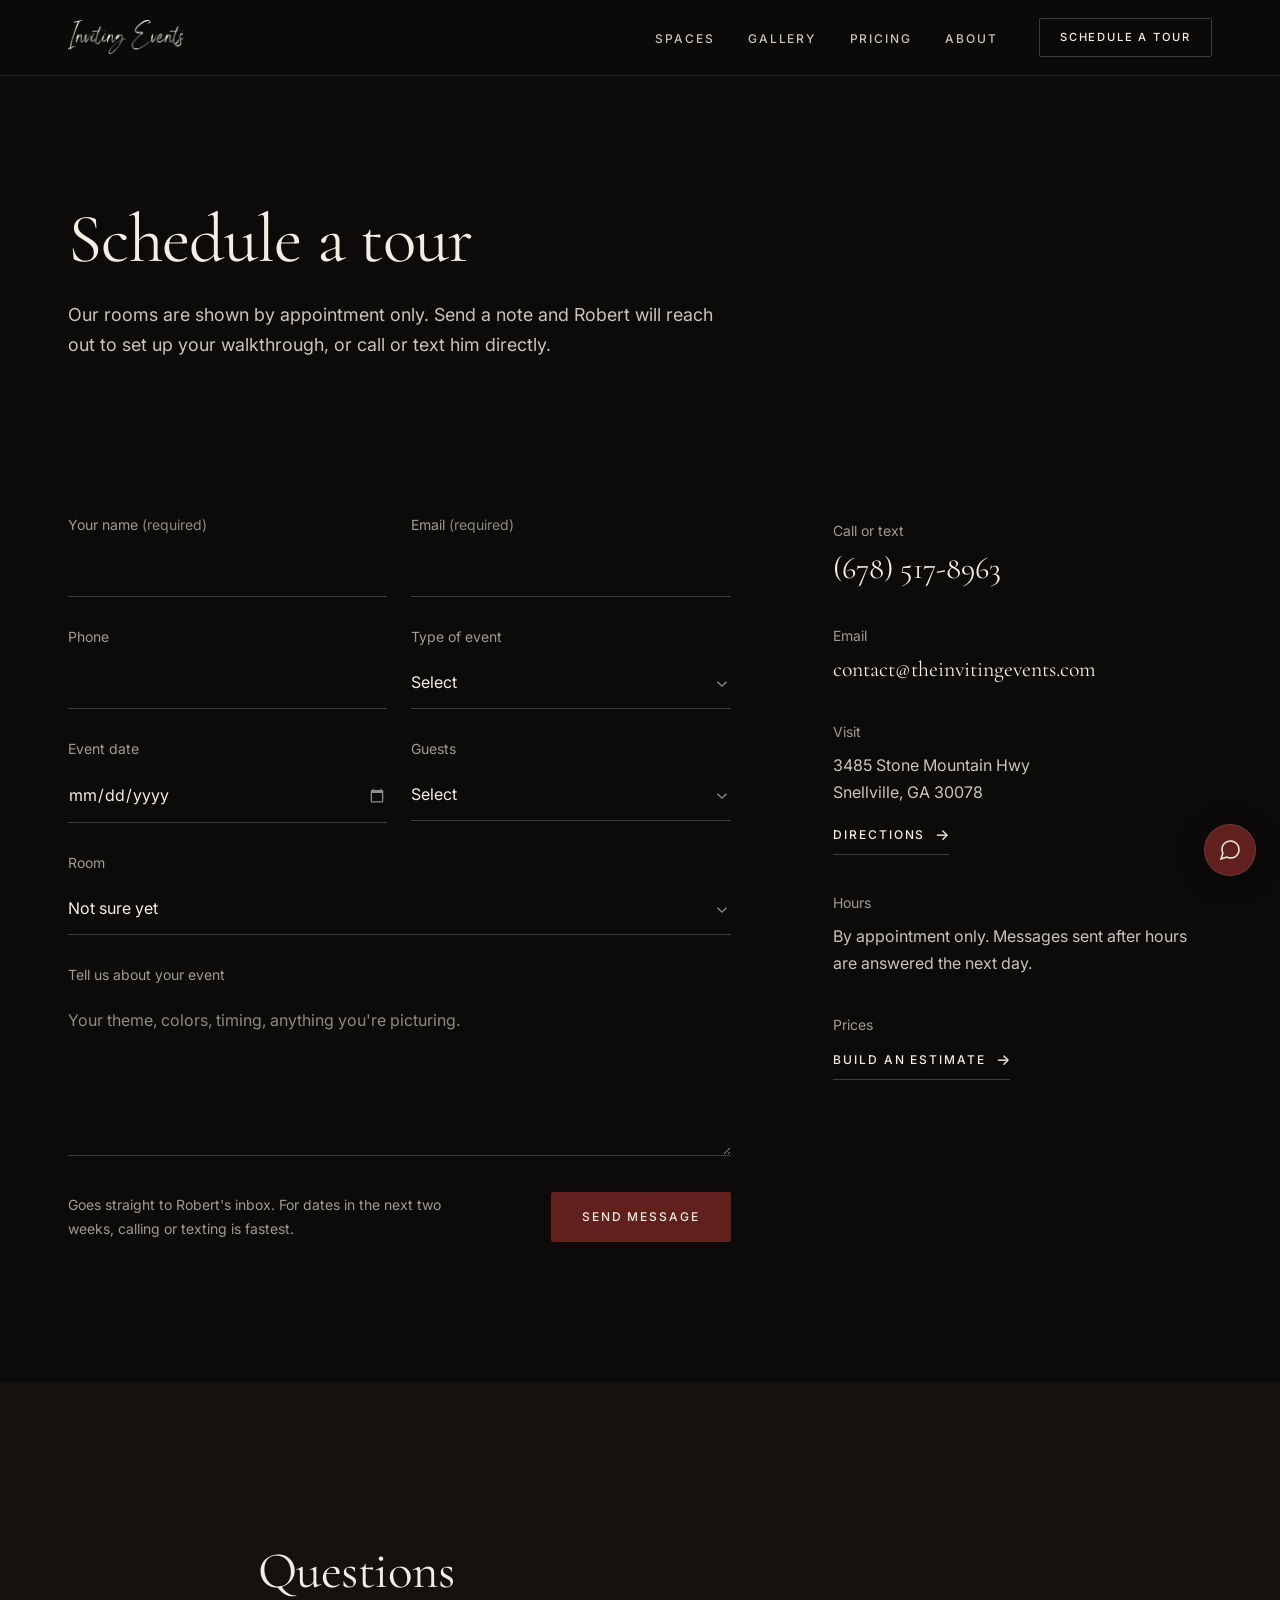
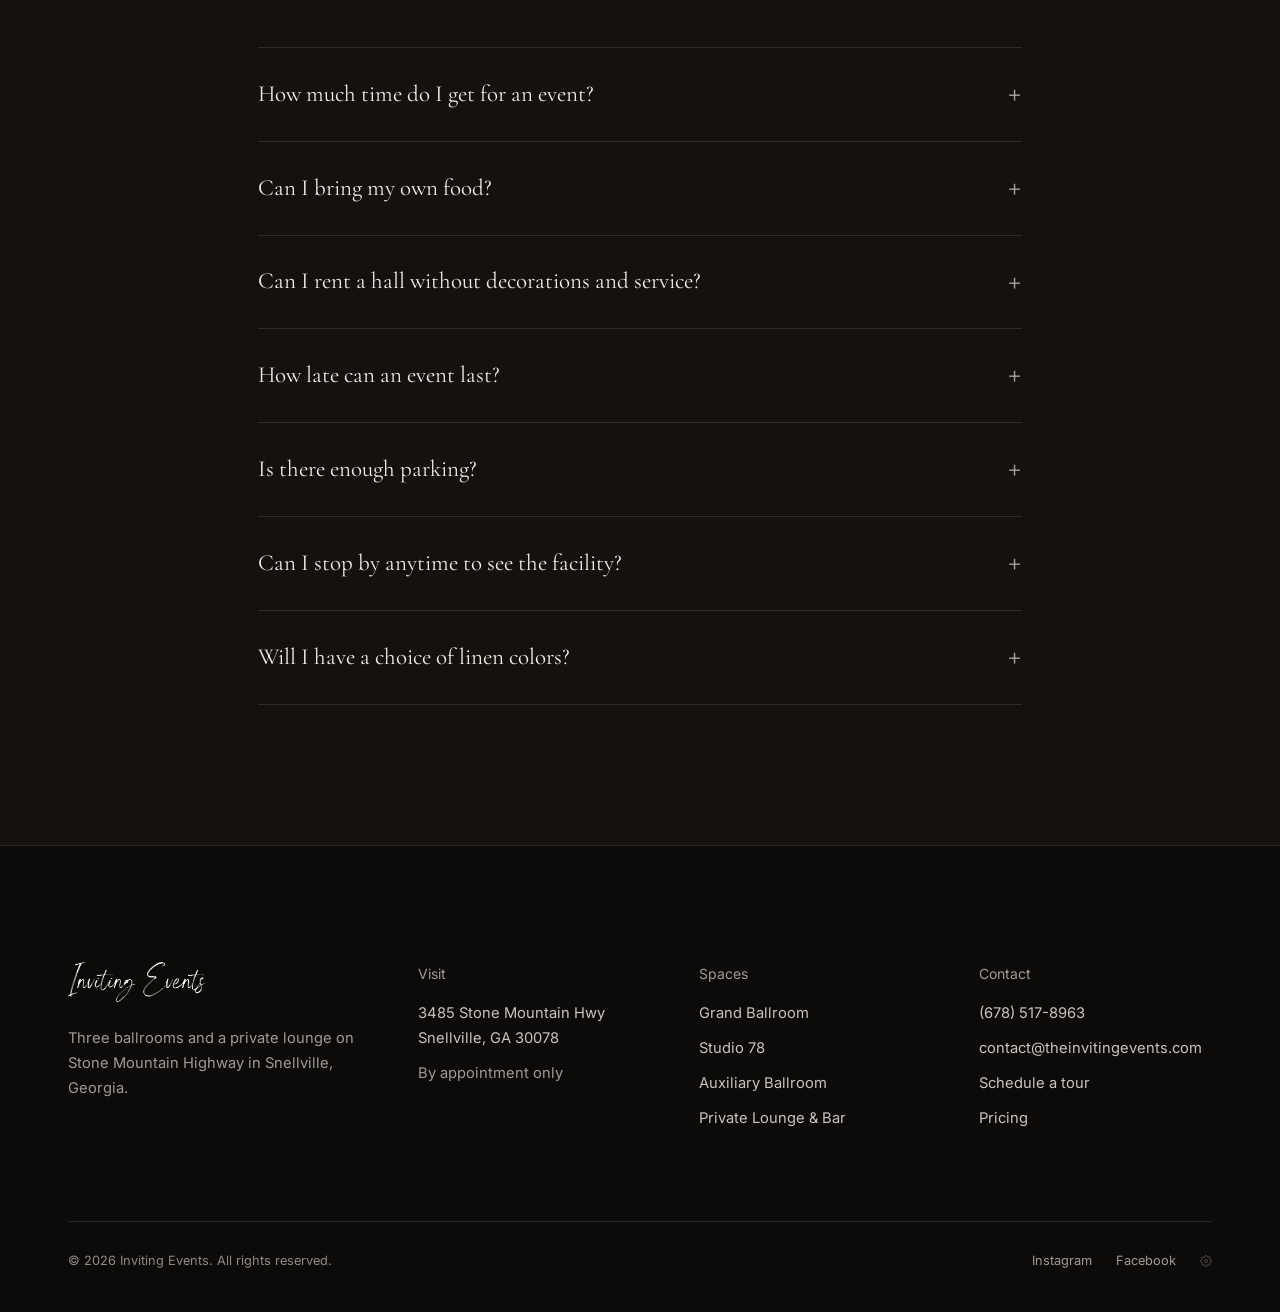
<file: contact/index.html>
<!DOCTYPE html>
<html lang="en" class="no-js">
<head>
<meta charset="UTF-8">
<meta name="viewport" content="width=device-width, initial-scale=1">
<title>Contact and Tours | Inviting Events, Snellville, GA</title>
<meta name="description" content="Schedule a tour of Inviting Events in Snellville, Georgia. Send Robert a message or call or text (678) 517-8963. Rooms are shown by appointment only.">
<link rel="canonical" href="https://theinvitingevents.com/contact/">
<meta property="og:type" content="website">
<meta property="og:title" content="Contact and Tours | Inviting Events">
<meta property="og:description" content="Schedule a tour of our ballrooms and private lounge in Snellville, Georgia.">
<meta property="og:image" content="https://theinvitingevents.com/assets/media/brand/og.jpg">
<meta property="og:url" content="https://theinvitingevents.com/contact/">
<meta property="og:site_name" content="Inviting Events">
<meta name="twitter:card" content="summary_large_image">
<meta name="theme-color" content="#0d0b0a">
<link rel="icon" type="image/png" sizes="32x32" href="/assets/media/brand/favicon-32.png">
<link rel="apple-touch-icon" href="/assets/media/brand/apple-touch-icon.png">
<link rel="preconnect" href="https://fonts.googleapis.com">
<link rel="preconnect" href="https://fonts.gstatic.com" crossorigin>
<link href="https://fonts.googleapis.com/css2?family=Cormorant+Garamond:ital,wght@0,400;0,500;1,400;1,500&family=Inter:wght@400;500&display=swap" rel="stylesheet">
<link rel="stylesheet" href="/assets/css/global.css?v=20261029c">
<style>
.contact { display: grid; grid-template-columns: minmax(0, 7fr) minmax(0, 4fr); gap: clamp(48px, 8vw, 128px); align-items: start; }
.contact__aside { display: grid; gap: 36px; padding-top: 6px; }
.contact__aside h3 { font-size: 0.875rem; font-weight: 400; color: var(--ivory-60); margin-bottom: 8px; }
.contact__aside .big { font-family: var(--serif); font-size: clamp(1.6rem, 2.4vw, 2rem); line-height: 1.2; color: var(--ivory); }
.contact__aside .big:hover { color: var(--gold); }
.contact__aside address { font-style: normal; color: var(--ivory-80); }
.form__foot { grid-column: 1 / -1; display: flex; align-items: center; justify-content: space-between; gap: 24px; flex-wrap: wrap; margin-top: 8px; }
.form__foot p { font-size: 0.875rem; color: var(--ivory-60); max-width: 28em; }
.form__error { grid-column: 1 / -1; display: none; padding: 18px 20px; border: 1px solid rgba(201,169,120,0.4); color: var(--ivory-80); font-size: 0.95rem; }
.form__error.is-shown { display: block; }
.form__error a { color: var(--ivory); border-bottom: 1px solid var(--line-2); }
.btn[disabled] { opacity: 0.55; cursor: progress; }
.field .req { color: var(--ivory-40); }
.field__msg { font-size: 0.875rem; line-height: 1.5; color: var(--gold); }
.field__msg[hidden] { display: none; }
.field input[aria-invalid="true"] { border-bottom-color: var(--gold); }
.thanks { display: none; padding: clamp(36px, 5vw, 56px) 0; border-top: 1px solid var(--line); border-bottom: 1px solid var(--line); }
.thanks.is-shown { display: block; }
.thanks p { margin-top: 18px; max-width: 32em; color: var(--ivory-80); }
.thanks a { color: var(--ivory); border-bottom: 1px solid var(--line-2); }
@media (max-width: 900px) {
  .contact { grid-template-columns: 1fr; }
  .contact__aside { grid-template-columns: 1fr 1fr; gap: 32px 24px; padding-top: 0; }
}
@media (max-width: 560px) {
  .contact__aside { grid-template-columns: 1fr; }
  .form__foot .btn { width: 100%; }
}
</style>
</head>
<body>
<a class="skip" href="#main">Skip to content</a>

<header class="nav" data-solid>
  <div class="wrap nav__inner">
    <a href="/" class="nav__logo" aria-label="Inviting Events home"><img src="/assets/media/brand/logo.png" alt="Inviting Events" width="900" height="260"></a>
    <ul class="nav__links">
      <li><a href="/#spaces">Spaces</a></li>
      <li><a href="/gallery/">Gallery</a></li>
      <li><a href="/pricing/">Pricing</a></li>
      <li><a href="/about/">About</a></li>
      <li><a href="/contact/" class="btn btn--line btn--sm">Schedule a tour</a></li>
    </ul>
    <button class="nav__toggle" aria-label="Menu" aria-expanded="false" aria-controls="menu"><span></span><span></span></button>
  </div>
</header>
<div class="menu" id="menu">
  <ul>
    <li><a href="/">Home</a></li>
    <li><a href="/#spaces">Spaces</a></li>
    <li><a href="/gallery/">Gallery</a></li>
    <li><a href="/pricing/">Pricing</a></li>
    <li><a href="/about/">About</a></li>
    <li><a href="/contact/" aria-current="page">Contact</a></li>
  </ul>
  <div class="menu__foot">
    <a href="/contact/" class="btn btn--wine">Schedule a tour</a>
    <div class="menu__contact"><span>Call or text</span><a href="tel:+16785178963">(678) 517-8963</a></div>
  </div>
</div>

<main id="main">

<section class="page-hero page-hero--plain">
  <div class="hero__content">
    <div class="wrap">
      <h1 class="h1">Schedule a tour</h1>
      <p class="lede" style="margin-top:24px">Our rooms are shown by appointment only. Send a note and Robert will reach out to set up your walkthrough, or call or text him directly.</p>
    </div>
  </div>
</section>

<section class="section" style="padding-top:clamp(56px,7vw,96px)">
  <div class="wrap contact">

    <div>
      <form class="form" id="contactForm" novalidate>
        <div class="field"><label for="f-name">Your name <span class="req">(required)</span></label><input id="f-name" name="name" type="text" autocomplete="name" required><p class="field__msg" id="f-name-msg" hidden></p></div>
        <div class="field"><label for="f-email">Email <span class="req">(required)</span></label><input id="f-email" name="email" type="email" autocomplete="email" required><p class="field__msg" id="f-email-msg" hidden></p></div>
        <div class="field"><label for="f-phone">Phone</label><input id="f-phone" name="phone" type="tel" autocomplete="tel"></div>
        <div class="field">
          <label for="f-type">Type of event</label>
          <select id="f-type" name="event_type">
            <option value="">Select</option>
            <option>Wedding</option>
            <option>Birthday</option>
            <option>Sweet 16 or Quinceañera</option>
            <option>Baby or bridal shower</option>
            <option>Anniversary</option>
            <option>Reunion</option>
            <option>Graduation</option>
            <option>Corporate</option>
            <option>Repass</option>
            <option>Other</option>
          </select>
        </div>
        <div class="field"><label for="f-date">Event date</label><input id="f-date" name="event_date" type="date"></div>
        <div class="field">
          <label for="f-guests">Guests</label>
          <select id="f-guests" name="guests">
            <option value="">Select</option>
            <option>Under 50</option>
            <option>50 to 80</option>
            <option>81 to 150</option>
            <option>151 to 250</option>
            <option>Over 250</option>
          </select>
        </div>
        <div class="field field--full">
          <label for="f-room">Room</label>
          <select id="f-room" name="room">
            <option value="">Not sure yet</option>
            <option>Grand Ballroom</option>
            <option>Studio 78</option>
            <option>Auxiliary Ballroom</option>
            <option>Private Lounge &amp; Bar</option>
          </select>
        </div>
        <div class="field field--full"><label for="f-msg">Tell us about your event</label><textarea id="f-msg" name="message" rows="5" placeholder="Your theme, colors, timing, anything you're picturing."></textarea></div>
        <div class="hp" aria-hidden="true"><label for="f-company">Company</label><input id="f-company" name="company" type="text" tabindex="-1" autocomplete="off"></div>
        <div class="form__error" id="formError" role="alert"></div>
        <div class="form__foot">
          <p>Goes straight to Robert's inbox. For dates in the next two weeks, calling or texting is fastest.</p>
          <button class="btn btn--wine" type="submit">Send message</button>
        </div>
      </form>

      <div class="thanks" id="thanks" tabindex="-1">
        <h2 class="h2">Thank you<span id="thanksName"></span>.</h2>
        <p>Robert has your message and will reach out soon to set up your tour. If your date is close, call or text <a href="tel:+16785178963">(678) 517-8963</a>.</p>
        <p><a href="/gallery/">Browse the gallery</a> while you wait.</p>
      </div>
    </div>

    <aside class="contact__aside">
      <div><h3>Call or text</h3><a class="big" href="tel:+16785178963">(678) 517-8963</a></div>
      <div><h3>Email</h3><a class="big" href="mailto:contact@theinvitingevents.com" style="font-size:clamp(1.2rem,1.7vw,1.45rem)">contact@theinvitingevents.com</a></div>
      <div>
        <h3>Visit</h3>
        <address>3485 Stone Mountain Hwy<br>Snellville, GA 30078</address>
        <a class="link" style="margin-top:16px" href="https://www.google.com/maps/search/?api=1&amp;query=Inviting+Events+3485+Stone+Mountain+Hwy+Snellville+GA+30078" target="_blank" rel="noopener">Directions</a>
      </div>
      <div><h3>Hours</h3><p>By appointment only. Messages sent after hours are answered the next day.</p></div>
      <div><h3>Prices</h3><a class="link" href="/quote/">Build an estimate</a></div>
    </aside>

  </div>
</section>

<section class="section section--ink2">
  <div class="wrap wrap--narrow">
    <h2 class="h2 reveal" style="margin:20px 0 48px">Questions</h2>
    <div class="faq reveal">
      <details><summary>How much time do I get for an event?</summary><p>Bronze and Silver include eight hours, because you handle your own setup, decorating and cleanup. Gold includes six hours, since our staff does the setup and cleanup for you. Wedding ceremonies get two additional hours, and more time can be purchased.</p></details>
      <details><summary>Can I bring my own food?</summary><p>Yes. You may bring your own food and beverages, including alcohol.</p></details>
      <details><summary>Can I rent a hall without decorations and service?</summary><p>Yes. With Bronze (room only) or Silver (room with linens), you decorate, set up and clean up yourself. With Gold, our staff takes care of the décor, setup, service and cleanup.</p></details>
      <details><summary>How late can an event last?</summary><p>All events end no later than 1:00 AM. Additional hours cannot be purchased past that time.</p></details>
      <details><summary>Is there enough parking?</summary><p>Yes. There is parking on site for your guests.</p></details>
      <details><summary>Can I stop by anytime to see the facility?</summary><p>The rooms are shown by appointment only. Call Robert at <a href="tel:+16785178963" style="color:var(--ivory)">(678) 517-8963</a> to set a time.</p></details>
      <details><summary>Will I have a choice of linen colors?</summary><p>Yes. We have two warehouses with your choice of color and décor.</p></details>
    </div>
  </div>
</section>

</main>

<footer class="footer">
  <div class="wrap">
    <div class="footer__top">
      <div class="footer__brand">
        <img src="/assets/media/brand/logo.png" alt="Inviting Events" width="900" height="260" loading="lazy">
        <p>Three ballrooms and a private lounge on Stone Mountain Highway in Snellville, Georgia.</p>
      </div>
      <div>
        <p class="footer__title">Visit</p>
        <address>3485 Stone Mountain Hwy<br>Snellville, GA 30078</address>
        <p class="muted" style="margin-top:10px">By appointment only</p>
      </div>
      <div>
        <p class="footer__title">Spaces</p>
        <ul>
          <li><a href="/grand-ballroom/">Grand Ballroom</a></li>
          <li><a href="/studio-78/">Studio 78</a></li>
          <li><a href="/auxiliary-ballroom/">Auxiliary Ballroom</a></li>
          <li><a href="/private-lounge/">Private Lounge &amp; Bar</a></li>
        </ul>
      </div>
      <div>
        <p class="footer__title">Contact</p>
        <ul>
          <li><a href="tel:+16785178963">(678) 517-8963</a></li>
          <li><a href="mailto:contact@theinvitingevents.com">contact@theinvitingevents.com</a></li>
          <li><a href="/contact/" aria-current="page">Schedule a tour</a></li>
          <li><a href="/pricing/">Pricing</a></li>
        </ul>
      </div>
    </div>
    <div class="footer__bottom">
      <span>&copy; 2026 Inviting Events. All rights reserved.</span>
      <nav aria-label="Social">
        <a href="https://www.instagram.com/invitingevents/" target="_blank" rel="noopener">Instagram</a>
        <a href="https://www.facebook.com/invitingevents2/" target="_blank" rel="noopener">Facebook</a>
        <a href="/admin/" class="footer__admin" aria-label="Admin sign in" title="Admin"><svg width="12" height="12" viewBox="0 0 24 24" fill="none" stroke="currentColor" stroke-width="1.5" aria-hidden="true"><circle cx="12" cy="12" r="3"/><path d="M19.4 15a1.65 1.65 0 0 0 .33 1.82l.06.06a2 2 0 1 1-2.83 2.83l-.06-.06a1.65 1.65 0 0 0-1.82-.33 1.65 1.65 0 0 0-1 1.51V21a2 2 0 1 1-4 0v-.09A1.65 1.65 0 0 0 9 19.4a1.65 1.65 0 0 0-1.82.33l-.06.06a2 2 0 1 1-2.83-2.83l.06-.06A1.65 1.65 0 0 0 4.68 15a1.65 1.65 0 0 0-1.51-1H3a2 2 0 1 1 0-4h.09A1.65 1.65 0 0 0 4.6 9a1.65 1.65 0 0 0-.33-1.82l-.06-.06a2 2 0 1 1 2.83-2.83l.06.06A1.65 1.65 0 0 0 9 4.68a1.65 1.65 0 0 0 1-1.51V3a2 2 0 1 1 4 0v.09a1.65 1.65 0 0 0 1 1.51 1.65 1.65 0 0 0 1.82-.33l.06-.06a2 2 0 1 1 2.83 2.83l-.06.06A1.65 1.65 0 0 0 19.4 9a1.65 1.65 0 0 0 1.51 1H21a2 2 0 1 1 0 4h-.09a1.65 1.65 0 0 0-1.51 1z"/></svg></a>
      </nav>
    </div>
  </div>
</footer>

<script src="/assets/js/global.js?v=20261029c"></script>
<script>
// Contact form. Emails go to contact@ through the Google Apps Script relay in tools/contact-relay.gs.
// Every inquiry is also saved to the site database as a backup (visible in /admin/).
(function () {
  const CONTACT_RELAY = 'https://script.google.com/macros/s/AKfycby9JlL8ThY6QZbEPVuM65pIZ3yyHyOUPwDhcyWAuiIcS0i46u7UadYhQbjnlolah3pu9A/exec'; // Apps Script web app in contact@ (tools/contact-relay.gs)
  const BACKUP = 'https://ie-api.fancy-brook-a8e8.workers.dev/api/contact';

  const form = document.getElementById('contactForm');
  const err = document.getElementById('formError');
  const btn = form.querySelector('button[type="submit"]');
  const started = Date.now();
  const nameEl = document.getElementById('f-name'), emailEl = document.getElementById('f-email'), roomEl = document.getElementById('f-room');

  // Room pages and the estimate builder prefill the form: /contact/?room=Grand%20Ballroom&type=Wedding&guests=120&msg=...
  const params = new URLSearchParams(location.search);
  function pick(sel, text) {
    if (!text) return;
    const t = text.toLowerCase();
    const opt = [...sel.options].find(o => o.text.toLowerCase() === t || o.text.toLowerCase().includes(t.split(' ')[0]));
    if (opt) sel.value = opt.value;
  }
  pick(roomEl, params.get('room'));
  pick(document.getElementById('f-type'), params.get('type'));
  const g = parseInt(params.get('guests'), 10);
  if (g) document.getElementById('f-guests').value = g < 50 ? 'Under 50' : g <= 80 ? '50 to 80' : g <= 150 ? '81 to 150' : g <= 250 ? '151 to 250' : 'Over 250';
  if (params.get('msg')) document.getElementById('f-msg').value = params.get('msg').slice(0, 300) + '\n\n';

  // Per-field validation for the two required fields
  const checks = [
    { el: nameEl, msg: document.getElementById('f-name-msg'), test: el => el.value.trim() ? '' : 'Please add your name.' },
    { el: emailEl, msg: document.getElementById('f-email-msg'), test: el => !el.value.trim() ? 'Please add your email so Robert can reply.' : el.checkValidity() ? '' : 'Please check your email address. It should look like name@example.com.' }
  ];
  let tried = false;
  function mark(c) {
    const problem = c.test(c.el);
    if (problem) {
      c.msg.textContent = problem;
      c.msg.hidden = false;
      c.el.setAttribute('aria-invalid', 'true');
      c.el.setAttribute('aria-describedby', c.msg.id);
    } else {
      c.msg.textContent = '';
      c.msg.hidden = true;
      c.el.removeAttribute('aria-invalid');
      c.el.removeAttribute('aria-describedby');
    }
    return !problem;
  }
  checks.forEach(c => {
    c.el.addEventListener('input', () => { if (tried) mark(c); });
    c.el.addEventListener('blur', () => { if (tried) mark(c); });
  });

  function fail(msg, offerContact) {
    err.innerHTML = msg + (offerContact ? ' Please call or text <a href="tel:+16785178963">(678) 517-8963</a> or email <a href="mailto:contact@theinvitingevents.com">contact@theinvitingevents.com</a>.' : '');
    err.classList.add('is-shown');
  }

  form.addEventListener('submit', async e => {
    e.preventDefault();
    err.classList.remove('is-shown');
    tried = true;
    const bad = checks.filter(c => !mark(c));
    if (bad.length) {
      const first = bad[0].el;
      first.focus({ preventScroll: true });
      first.scrollIntoView({ behavior: matchMedia('(prefers-reduced-motion: reduce)').matches ? 'auto' : 'smooth', block: 'center' });
      return;
    }

    const d = Object.fromEntries(new FormData(form).entries());
    d.elapsed = Date.now() - started;
    d.page = location.href;
    btn.disabled = true;
    btn.textContent = 'Sending';

    const backupMessage = [d.guests && 'Guests: ' + d.guests, d.room && 'Room: ' + d.room, d.message].filter(Boolean).join('\n');
    const backup = d.company ? Promise.resolve(false) : fetch(BACKUP, {
      method: 'POST',
      headers: { 'Content-Type': 'application/json' },
      body: JSON.stringify({ name: d.name, email: d.email, phone: d.phone, event_type: d.event_type, event_date: d.event_date, message: backupMessage })
    }).then(r => r.ok).catch(() => false);

    const relay = CONTACT_RELAY ? fetch(CONTACT_RELAY, {
      method: 'POST',
      headers: { 'Content-Type': 'text/plain;charset=utf-8' },
      body: JSON.stringify(d)
    }).then(r => r.json()).then(j => !!j.ok).catch(() => false) : null;

    // Success means the email went out. Until the relay is configured, the backup save counts.
    const sent = relay ? await relay : await backup;
    await backup;

    if (sent) {
      document.getElementById('thanksName').textContent = d.name ? ', ' + d.name.trim().split(/\s+/)[0] : '';
      form.style.display = 'none';
      const t = document.getElementById('thanks');
      t.classList.add('is-shown');
      t.focus();
    } else {
      btn.disabled = false;
      btn.textContent = 'Send message';
      fail('Sorry, your message did not go through.', true);
    }
  });
})();
</script>
<script src="/assets/js/chat.js?v=20261029c" defer></script>
</body>
</html>
</file>
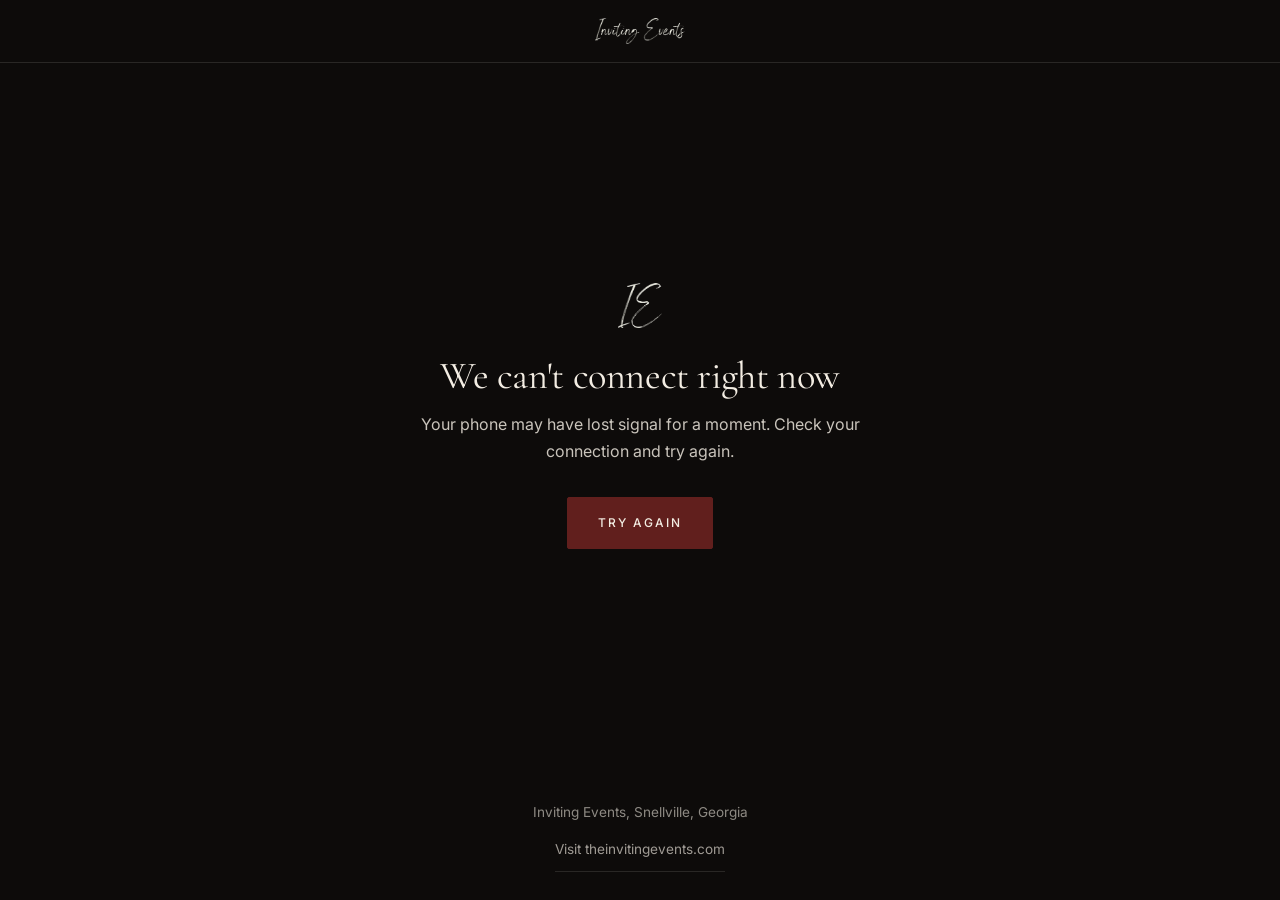
<file: live/index.html>
<!DOCTYPE html>
<html lang="en">
<head>
<meta charset="UTF-8">
<meta name="viewport" content="width=device-width, initial-scale=1, viewport-fit=cover">
<title>Share Your Photos | Inviting Events</title>
<meta name="description" content="Check in, share your photos and see everyone's pictures from the celebration at Inviting Events in Snellville, Georgia.">
<meta name="robots" content="noindex">
<meta name="theme-color" content="#0d0b0a">
<meta name="format-detection" content="telephone=no">
<link rel="icon" type="image/png" sizes="32x32" href="/assets/media/brand/favicon-32.png">
<link rel="apple-touch-icon" href="/assets/media/brand/apple-touch-icon.png">
<link rel="preconnect" href="https://fonts.googleapis.com">
<link rel="preconnect" href="https://fonts.gstatic.com" crossorigin>
<link rel="preconnect" href="https://ie-api.fancy-brook-a8e8.workers.dev" crossorigin>
<link href="https://fonts.googleapis.com/css2?family=Cormorant+Garamond:ital,wght@0,400;0,500;1,400&family=Inter:wght@400;500&display=swap" rel="stylesheet">
<link rel="stylesheet" href="/assets/css/global.css?v=20261029c">
<style>
/* Guest photo portal. Phone first, one hand, spotty signal. */
:root { --pad: 20px; --dock-h: 96px; --rose: #e3a59a; }
@media (max-width: 359px) { :root { --pad: 16px; } }
[hidden] { display: none !important; }
html { background: var(--ink); }
body { min-height: 100vh; min-height: 100dvh; display: flex; flex-direction: column; font-size: 16px; }
html.is-locked, html.is-locked body { overflow: hidden; }
h1:focus, h2:focus { outline: none; }
.sr { position: absolute; width: 1px; height: 1px; padding: 0; margin: -1px; overflow: hidden; clip: rect(0 0 0 0); white-space: nowrap; border: 0; }

/* Shared frame */
.page { width: 100%; max-width: 640px; margin: 0 auto; padding-left: max(var(--pad), env(safe-area-inset-left)); padding-right: max(var(--pad), env(safe-area-inset-right)); }
.top { padding-top: calc(env(safe-area-inset-top) + 18px); padding-bottom: 18px; display: flex; align-items: center; justify-content: center; border-bottom: 1px solid var(--line); }
.top img { height: 26px; width: auto; }
main { flex: 1; display: flex; flex-direction: column; }
.screen { flex: 1; display: flex; flex-direction: column; padding-top: clamp(36px, 8vw, 56px); padding-bottom: 40px; }
.screen--center { justify-content: center; text-align: center; align-items: center; min-height: 62vh; min-height: 62dvh; }
.mono { width: 44px; height: auto; opacity: 0.9; }
.title { font-family: var(--serif); font-weight: 400; color: var(--ivory); font-size: clamp(2.15rem, 9vw, 3rem); line-height: 1.06; letter-spacing: -0.01em; text-wrap: balance; overflow-wrap: anywhere; }
.title--sm { font-size: clamp(1.9rem, 7.5vw, 2.4rem); }
.lead { margin-top: 14px; color: var(--ivory-80); max-width: 30em; text-wrap: pretty; }
.meta { margin-top: 12px; font-size: 0.9rem; color: var(--ivory-60); overflow-wrap: anywhere; }
.screen--center .lead { margin-left: auto; margin-right: auto; }
.screen--center .mono { margin-bottom: 28px; }
.screen--center .btn, .screen--center .textlink { margin-top: 32px; }
.textlink { display: inline-flex; align-items: center; min-height: 44px; color: var(--ivory); border-bottom: 1px solid var(--line-2); padding: 0; font-size: 0.95rem; line-height: 1.3; }
.textlink:hover { border-color: var(--ivory); }
.notice { margin-top: 22px; padding: 14px 0 14px 16px; border-left: 1px solid var(--gold); color: var(--ivory-80); font-size: 0.95rem; line-height: 1.55; text-wrap: pretty; }
.btn { min-height: 52px; }
.btn--block { width: 100%; }
.btn[disabled] { opacity: 0.55; cursor: default; }
.spin { width: 16px; height: 16px; border: 1.5px solid rgba(243,237,227,0.3); border-top-color: var(--ivory); border-radius: 50%; display: inline-block; animation: spin 0.7s linear infinite; flex: none; }
@keyframes spin { to { transform: rotate(360deg); } }
.loading { display: flex; flex-direction: column; align-items: center; gap: 22px; color: var(--ivory-60); font-size: 0.95rem; }

/* Event picker */
.events { list-style: none; margin-top: 32px; border-top: 1px solid var(--line); }
.events li { border-bottom: 1px solid var(--line); }
.events button { width: 100%; min-height: 76px; display: flex; align-items: center; justify-content: space-between; gap: 16px; padding: 18px 0; text-align: left; }
.events strong { display: block; font-family: var(--serif); font-weight: 500; font-size: 1.5rem; line-height: 1.15; color: var(--ivory); overflow-wrap: anywhere; }
.events span { display: block; margin-top: 4px; font-size: 0.875rem; color: var(--ivory-60); }
.events svg { flex: none; width: 20px; height: 20px; color: var(--ivory-40); transition: transform 0.3s var(--ease), color 0.3s; }
.events button:hover svg, .events button:focus-visible svg { transform: translateX(4px); color: var(--ivory); }

/* Check-in */
.checkin .mono { margin-bottom: 24px; }
.form { display: block; margin-top: 8px; }
.fld { display: block; margin-top: 22px; }
.fld__label { display: block; font-size: 0.9rem; color: var(--ivory-60); }
.fld input { display: block; width: 100%; min-height: 48px; font: inherit; font-size: 17px; color: var(--ivory); background: transparent; border: 0; border-bottom: 1px solid var(--line-2); border-radius: 0; padding: 10px 0 10px; outline: none; -webkit-appearance: none; appearance: none; transition: border-color 0.3s; }
.fld input:focus { border-color: var(--ivory); }
.fld input[aria-invalid="true"] { border-color: var(--rose); }
.fld input::placeholder { color: var(--ivory-40); }
.fld__hint { margin-top: 8px; font-size: 0.85rem; line-height: 1.45; color: var(--ivory-60); }
.fld__hint b { font-weight: 500; color: var(--ivory-80); }
/* Errors keep their line even when empty, so the Check in button never moves under a finger */
.err { margin-top: 4px; min-height: 1.4em; font-size: 0.875rem; line-height: 1.4; color: var(--rose); }
.form__alert { margin-top: 18px; padding: 14px 16px; border: 1px solid rgba(227,165,154,0.45); color: var(--ivory-80); font-size: 0.92rem; }
.form .btn { margin-top: 22px; }
.switch-event { margin-top: 20px; text-align: center; }
.switch-event + .switch-event { margin-top: 4px; }

/* Feed */
.feed { padding-top: clamp(32px, 7vw, 48px); padding-bottom: 0; }
.who { margin-top: 16px; display: flex; align-items: center; flex-wrap: wrap; gap: 0 14px; font-size: 0.9rem; color: var(--ivory-60); }
.who b { font-weight: 400; color: var(--ivory-80); display: inline-block; max-width: 16em; overflow: hidden; text-overflow: ellipsis; white-space: nowrap; vertical-align: bottom; }
.who button { min-height: 44px; color: var(--ivory); text-decoration: underline; text-decoration-color: var(--line-2); text-underline-offset: 4px; font-size: 0.9rem; }
.tabs { position: sticky; top: 0; z-index: 15; display: flex; gap: 28px; margin: 28px calc(-1 * max(var(--pad), env(safe-area-inset-left))) 0; padding: 0 max(var(--pad), env(safe-area-inset-right)) 0 max(var(--pad), env(safe-area-inset-left)); background: rgba(13,11,10,0.94); -webkit-backdrop-filter: blur(14px); backdrop-filter: blur(14px); border-bottom: 1px solid var(--line); }
.tab { position: relative; min-height: 50px; padding: 0 2px; font-size: 0.95rem; color: var(--ivory-60); transition: color 0.3s; }
.tab[aria-selected="true"] { color: var(--ivory); }
.tab[aria-selected="true"]::after { content: ''; position: absolute; left: 0; right: 0; bottom: -1px; height: 1px; background: var(--ivory); }
.tab .n { margin-left: 6px; color: var(--ivory-40); font-variant-numeric: tabular-nums; }
.feed-status { display: flex; align-items: center; justify-content: space-between; gap: 12px; padding: 12px 0; font-size: 0.875rem; color: var(--ivory-60); border-bottom: 1px solid var(--line); }
.feed-status button { min-height: 44px; color: var(--ivory); text-decoration: underline; text-underline-offset: 4px; text-decoration-color: var(--line-2); flex: none; }
.grid { display: grid; grid-template-columns: repeat(2, minmax(0, 1fr)); gap: 3px; margin: 3px calc(-1 * max(var(--pad), env(safe-area-inset-left))) 0; }
@media (min-width: 480px) { .grid { grid-template-columns: repeat(3, minmax(0, 1fr)); } }
@media (min-width: 640px) { .grid { margin-left: 0; margin-right: 0; } }
.tile { position: relative; display: block; width: 100%; aspect-ratio: 4 / 5; overflow: hidden; background: var(--ink-3); }
.tile img, .tile video { width: 100%; height: 100%; object-fit: cover; opacity: 0; transition: opacity 0.5s var(--ease); pointer-events: none; }
.tile.is-in img, .tile.is-in video { opacity: 1; }
.tile__play { position: absolute; right: 10px; bottom: 10px; width: 30px; height: 30px; border-radius: 50%; border: 1px solid rgba(243,237,227,0.7); background: rgba(13,11,10,0.45) url("data:image/svg+xml,%3Csvg xmlns='http://www.w3.org/2000/svg' viewBox='0 0 24 24'%3E%3Cpath d='M9 7l8 5-8 5z' fill='%23f3ede3'/%3E%3C/svg%3E") center / 16px no-repeat; }
.tile__fallback { position: absolute; inset: 0; display: none; align-items: center; justify-content: center; flex-direction: column; gap: 8px; padding: 12px; text-align: center; color: var(--ivory-40); font-size: 0.8rem; }
.tile.is-broken .tile__fallback { display: flex; }
.tile.is-broken img, .tile.is-broken video { display: none; }
.tile:focus-visible { outline-offset: -3px; }
.tile--ghost { animation: breathe 1.6s ease-in-out infinite alternate; }
@keyframes breathe { from { opacity: 0.5; } to { opacity: 1; } }
.empty { padding: 72px 8px 40px; text-align: center; }
.empty h2 { font-family: var(--serif); font-weight: 400; font-size: 1.9rem; line-height: 1.15; color: var(--ivory); }
.empty p { margin: 10px auto 0; max-width: 22em; color: var(--ivory-60); }
.sentinel { height: 1px; }

/* Footer */
.foot { margin-top: auto; padding-top: 48px; padding-bottom: calc(28px + env(safe-area-inset-bottom)); text-align: center; font-size: 0.85rem; color: var(--ivory-40); }
.foot p + p { margin-top: 4px; }
.foot a { display: inline-flex; align-items: center; min-height: 44px; color: var(--ivory-60); border-bottom: 1px solid var(--line); line-height: 1.3; padding: 0; }
.foot a:hover { color: var(--ivory); }
body.has-dock .foot { padding-bottom: calc(var(--dock-h) + 24px + env(safe-area-inset-bottom)); }
body.has-dock-note { --dock-h: 124px; }

/* Bottom action dock */
.dock { position: fixed; left: 0; right: 0; bottom: 0; z-index: 30; pointer-events: none; padding: 28px max(var(--pad), env(safe-area-inset-right)) max(14px, env(safe-area-inset-bottom)) max(var(--pad), env(safe-area-inset-left)); background: linear-gradient(180deg, rgba(13,11,10,0) 0%, rgba(13,11,10,0.88) 38%, var(--ink) 100%); }
.dock__inner { max-width: 600px; margin: 0 auto; pointer-events: auto; display: grid; gap: 10px; }
.dock__row { display: flex; gap: 10px; }
.dock__row .btn { flex: 1; min-height: 56px; font-size: 0.78rem; gap: 10px; padding: 0 18px; }
.dock__row .btn svg { width: 20px; height: 20px; flex: none; }
.dock__cam { flex: none; width: 56px; height: 56px; display: grid; place-items: center; border: 1px solid var(--line-2); border-radius: 2px; color: var(--ivory); background: rgba(13,11,10,0.7); transition: border-color 0.3s; }
.dock__cam:hover { border-color: var(--ivory); }
.dock__cam svg { width: 22px; height: 22px; }
.pill { display: flex; align-items: center; gap: 12px; width: 100%; min-height: 48px; padding: 0 16px; border: 1px solid var(--line-2); border-radius: 2px; background: var(--ink-2); font-size: 0.9rem; color: var(--ivory-80); text-align: left; position: relative; overflow: hidden; }
.pill span:not(.spin) { flex: 1; min-width: 0; overflow: hidden; text-overflow: ellipsis; white-space: nowrap; }
.pill i { position: absolute; left: 0; bottom: 0; height: 2px; background: var(--ivory); width: 0; transition: width 0.4s var(--ease); }
.pill.is-warn { border-color: rgba(227,165,154,0.5); }
.dock__note { font-size: 0.875rem; line-height: 1.45; color: var(--ivory-80); padding: 10px 14px; background: var(--ink-2); border: 1px solid var(--line); border-left-color: var(--gold); border-radius: 2px; text-wrap: pretty; }

/* Upload sheet */
.scrim { position: fixed; inset: 0; z-index: 40; background: rgba(8,7,6,0.62); opacity: 0; visibility: hidden; transition: opacity 0.3s, visibility 0s linear 0.3s; }
.scrim.is-open { opacity: 1; visibility: visible; transition: opacity 0.3s; }
.sheet { position: fixed; left: 0; right: 0; bottom: 0; z-index: 41; width: 100%; max-width: 600px; margin: 0 auto; max-height: calc(100vh - 24px); max-height: calc(100dvh - env(safe-area-inset-top) - 16px); display: flex; flex-direction: column; background: var(--ink-2); border: 1px solid var(--line); border-bottom: 0; border-radius: 12px 12px 0 0; padding: 0 max(var(--pad), env(safe-area-inset-right)) max(14px, env(safe-area-inset-bottom)) max(var(--pad), env(safe-area-inset-left)); transform: translateY(105%); visibility: hidden; transition: transform 0.42s var(--ease), visibility 0s linear 0.42s; }
.sheet.is-open { transform: none; visibility: visible; transition: transform 0.42s var(--ease); }
.sheet.is-drag { transition: none; }
.sheet__grab { display: flex; justify-content: center; padding: 10px 0 4px; touch-action: none; }
.sheet__grab::before { content: ''; width: 40px; height: 4px; border-radius: 4px; background: var(--line-2); }
.sheet__head { display: flex; align-items: center; justify-content: space-between; gap: 12px; touch-action: none; }
.sheet__head h2 { font-family: var(--serif); font-weight: 400; font-size: 1.75rem; line-height: 1.2; color: var(--ivory); }
.iconbtn { flex: none; width: 44px; height: 44px; display: grid; place-items: center; margin-right: -10px; color: var(--ivory-80); transition: color 0.3s; }
.iconbtn:hover { color: var(--ivory); }
.iconbtn svg { width: 22px; height: 22px; }
.sheet__status { margin-top: 2px; font-size: 0.9rem; color: var(--ivory-60); min-height: 1.5em; }
.sheet__body { flex: 1; min-height: 0; overflow-y: auto; overscroll-behavior: contain; margin: 14px calc(-1 * var(--pad)) 0; padding: 0 var(--pad) 4px; }
.tray { list-style: none; display: grid; grid-template-columns: repeat(auto-fill, minmax(86px, 1fr)); gap: 6px; }
.item { position: relative; aspect-ratio: 1; background: var(--ink-3); overflow: hidden; }
.item img, .item video { position: absolute; inset: 0; width: 100%; height: 100%; object-fit: cover; }
.item__icon { position: absolute; inset: 0; display: grid; place-items: center; color: var(--ivory-40); }
.item__icon svg { width: 26px; height: 26px; }
.item:not([data-s="ready"]) .item__icon { inset: auto auto 8px 8px; }
.item:not([data-s="ready"]) .item__icon svg { width: 18px; height: 18px; }
.item__veil { position: absolute; inset: 0; display: flex; align-items: center; justify-content: center; text-align: center; padding: 6px; font-size: 0.8rem; line-height: 1.3; color: var(--ivory); background: rgba(13,11,10,0.55); font-variant-numeric: tabular-nums; }
.item[data-s="ready"] .item__veil { display: none; }
.item[data-s="done"] .item__veil { background: rgba(13,11,10,0.35); }
.item[data-s="failed"] .item__veil, .item[data-s="closed"] .item__veil, .item[data-s="rejected"] .item__veil { background: rgba(97,31,29,0.72); }
.item__veil svg { width: 24px; height: 24px; }
.item__bar { position: absolute; left: 0; bottom: 0; height: 3px; width: 0; background: var(--ivory); transition: width 0.3s var(--ease); }
.item__x { position: absolute; top: 0; right: 0; width: 44px; height: 44px; display: grid; place-items: start end; padding: 6px; }
.item__x span { width: 24px; height: 24px; border-radius: 50%; display: grid; place-items: center; background: rgba(13,11,10,0.75); border: 1px solid var(--line-2); color: var(--ivory); }
.item__x svg { width: 12px; height: 12px; }
.item__retry { position: absolute; inset: 0; width: 100%; }
.sheet__actions { display: flex; gap: 10px; padding-top: 14px; margin-top: 6px; border-top: 1px solid var(--line); }
.sheet__actions .btn { min-height: 54px; padding: 8px 14px; white-space: normal; text-align: center; line-height: 1.3; letter-spacing: 0.12em; }
.sheet__actions .btn--line { flex: none; }
.sheet__actions .btn--wine { flex: 1; }
.sheet__warn { margin-top: 6px; font-size: 0.85rem; color: var(--rose); }
.sheet__about { margin-top: 10px; font-size: 0.85rem; line-height: 1.45; color: var(--ivory-60); }
.sheet__note { margin-top: 10px; font-size: 0.8rem; color: var(--ivory-40); text-align: center; }

/* Photo viewer */
.viewer { position: fixed; inset: 0; z-index: 50; background: #080706; display: flex; flex-direction: column; opacity: 0; visibility: hidden; transition: opacity 0.25s, visibility 0s linear 0.25s; }
.viewer.is-open { opacity: 1; visibility: visible; transition: opacity 0.25s; }
.viewer__bar { display: flex; align-items: center; justify-content: space-between; gap: 12px; min-height: 52px; padding: env(safe-area-inset-top) max(16px, env(safe-area-inset-right)) 0 max(var(--pad), env(safe-area-inset-left)); }
.viewer__count { font-size: 0.85rem; color: var(--ivory-60); font-variant-numeric: tabular-nums; }
.viewer__stage { position: relative; flex: 1; min-height: 0; display: flex; align-items: center; justify-content: center; padding: 0 max(0px, env(safe-area-inset-right)) 0 max(0px, env(safe-area-inset-left)); touch-action: pan-y pinch-zoom; }
.viewer__stage img, .viewer__stage video { max-width: 100%; max-height: 100%; width: auto; height: auto; object-fit: contain; user-select: none; -webkit-user-select: none; }
.viewer__stage .tile__fallback { position: static; display: flex; }
.viewer__nav { position: absolute; top: 50%; transform: translateY(-50%); width: 48px; height: 64px; display: grid; place-items: center; color: var(--ivory-80); }
.viewer__nav[disabled] { opacity: 0; pointer-events: none; }
.viewer__nav svg { width: 26px; height: 26px; filter: drop-shadow(0 1px 6px rgba(0,0,0,0.6)); }
.viewer__prev { left: max(4px, env(safe-area-inset-left)); }
.viewer__next { right: max(4px, env(safe-area-inset-right)); }
.viewer__foot { display: flex; align-items: center; justify-content: space-between; gap: 16px; min-height: 64px; padding: 10px max(var(--pad), env(safe-area-inset-right)) max(12px, env(safe-area-inset-bottom)) max(var(--pad), env(safe-area-inset-left)); }
.viewer__by { min-width: 0; font-size: 0.9rem; color: var(--ivory-60); }
.viewer__by b { font-weight: 400; color: var(--ivory-80); }
.viewer__by p { overflow: hidden; text-overflow: ellipsis; white-space: nowrap; }
.viewer__by p + p { margin-top: 2px; white-space: normal; overflow-wrap: anywhere; display: -webkit-box; -webkit-line-clamp: 3; -webkit-box-orient: vertical; color: var(--ivory-80); }
.viewer__acts { flex: none; display: flex; align-items: center; gap: 20px; }
.viewer__save, .viewer__del { flex: none; min-height: 44px; padding: 0 2px; font-size: 0.9rem; color: var(--ivory-80); text-decoration: underline; text-underline-offset: 4px; text-decoration-color: var(--line-2); display: inline-flex; align-items: center; gap: 8px; }
.viewer__save[disabled] { opacity: 0.6; }
.confirm { display: flex; align-items: center; justify-content: space-between; gap: 10px; flex-wrap: wrap; width: 100%; }
.confirm p { font-size: 0.9rem; color: var(--ivory-80); }
.confirm div { display: flex; gap: 8px; margin-left: auto; }
.confirm .btn { min-height: 44px; padding: 0 16px; }

/* Toast and network banner */
.toast { position: fixed; left: 50%; width: max-content; bottom: calc(var(--dock-h) + 20px + env(safe-area-inset-bottom)); z-index: 60; max-width: calc(100% - 2 * var(--pad)); transform: translate(-50%, 12px); opacity: 0; pointer-events: none; padding: 12px 18px; background: var(--ivory); color: var(--ink); font-size: 0.9rem; line-height: 1.4; border-radius: 2px; box-shadow: 0 10px 30px rgba(0,0,0,0.45); transition: opacity 0.3s var(--ease), transform 0.3s var(--ease); text-align: center; }
.toast.is-on { opacity: 1; transform: translate(-50%, 0); }
.net { position: fixed; top: 0; left: 0; right: 0; z-index: 70; padding: calc(env(safe-area-inset-top) + 8px) var(--pad) 9px; background: var(--wine); color: var(--ivory); font-size: 0.875rem; line-height: 1.4; text-align: center; }

@media (hover: hover) { .tile:hover img { transform: scale(1.02); } .tile img { transition: opacity 0.5s var(--ease), transform 0.8s var(--ease); } }
@media (orientation: landscape) and (max-height: 500px) {
  .screen { padding-top: 28px; }
  .screen--center { min-height: 0; }
  .top { padding-top: calc(env(safe-area-inset-top) + 12px); padding-bottom: 12px; }
  .title { font-size: clamp(1.9rem, 5vw, 2.4rem); }
  .grid { grid-template-columns: repeat(4, minmax(0, 1fr)); }
  .viewer__bar { min-height: 44px; }
  :root { --dock-h: 72px; }
  .dock { padding-top: 16px; }
  .dock__inner { max-width: 760px; grid-template-columns: minmax(0, 1fr) minmax(260px, 340px); align-items: center; }
  .dock__inner > .pill[hidden] + .dock__row { grid-column: 1 / -1; }
  .dock__note { grid-column: 1 / -1; padding-top: 8px; padding-bottom: 8px; }
  body.has-dock-note { --dock-h: 112px; }
  .dock__row .btn, .dock__cam { min-height: 48px; height: 48px; }
  .dock__cam { width: 48px; }
  .sheet { max-width: 760px; }
  .tray { grid-template-columns: repeat(auto-fill, minmax(76px, 1fr)); }
  .viewer__foot { min-height: 52px; padding-top: 4px; }
}
@media (orientation: portrait) and (max-height: 620px) {
  .screen { padding-top: 22px; }
  .top { padding-top: calc(env(safe-area-inset-top) + 12px); padding-bottom: 12px; }
  .checkin .mono { display: none; }
  .checkin .title { font-size: 1.9rem; }
  .checkin .meta { margin-top: 6px; }
  .checkin .lead { margin-top: 8px; font-size: 0.95rem; line-height: 1.5; }
  .checkin .notice { margin-top: 14px; padding-top: 10px; padding-bottom: 10px; }
  .fld { margin-top: 16px; }
}
@media (prefers-reduced-motion: reduce) { .tile--ghost { animation: none; } .spin { animation-duration: 1.4s !important; } }
</style>
</head>
<body>

<div class="net" id="net" role="status" hidden>You're offline. We'll keep trying and send your photos once you're back.</div>

<header class="top">
  <img src="/assets/media/brand/logo.png" alt="Inviting Events" width="900" height="260">
</header>

<main id="main">
  <section class="screen screen--center page" id="s-loading" aria-busy="true">
    <div class="loading"><span class="spin" aria-hidden="true"></span><p>Finding your event</p></div>
  </section>

  <section class="screen screen--center page" id="s-error" hidden>
    <img class="mono" src="/assets/media/brand/monogram.png" alt="" width="88" height="88">
    <h1 class="title title--sm" tabindex="-1">We can't connect right now</h1>
    <p class="lead">Your phone may have lost signal for a moment. Check your connection and try again.</p>
    <button class="btn btn--wine" id="btn-retry" type="button">Try again</button>
  </section>

  <section class="screen screen--center page" id="s-none" hidden>
    <img class="mono" src="/assets/media/brand/monogram.png" alt="" width="88" height="88">
    <h1 class="title title--sm" tabindex="-1">No event is live right now</h1>
    <p class="lead">Photo sharing opens on the day of the celebration. If you're at an event now, give it a few minutes and scan the card on your table again.</p>
    <button class="textlink" id="btn-recheck" type="button">Check again</button>
  </section>

  <section class="screen page" id="s-pick" hidden>
    <h1 class="title title--sm" tabindex="-1">Which celebration are you here for?</h1>
    <p class="lead">There's more than one celebration here today. Choose yours below.</p>
    <ul class="events" id="event-list"></ul>
  </section>

  <section class="screen page checkin" id="s-checkin" hidden>
    <img class="mono" src="/assets/media/brand/monogram.png" alt="" width="88" height="88">
    <h1 class="title" id="ci-title" tabindex="-1">Your event</h1>
    <p class="meta" id="ci-meta" hidden></p>
    <p class="notice" id="ci-note" hidden></p>
    <p class="lead">Check in to add your photos to the album and see everyone else's.</p>
    <form class="form" id="ci-form" novalidate>
      <label class="fld">
        <span class="fld__label">Your name</span>
        <input type="text" id="ci-name" name="name" autocomplete="name" autocapitalize="words" maxlength="80" enterkeyhint="next" aria-describedby="ci-name-hint ci-name-err" required>
      </label>
      <p class="fld__hint" id="ci-name-hint">Guests see your first name and last initial.</p>
      <p class="err" id="ci-name-err" aria-live="polite"></p>
      <label class="fld">
        <span class="fld__label">Email</span>
        <input type="email" id="ci-email" name="email" autocomplete="email" inputmode="email" autocapitalize="off" spellcheck="false" maxlength="254" enterkeyhint="done" aria-describedby="ci-email-hint ci-email-err" required>
      </label>
      <p class="fld__hint" id="ci-email-hint">So you can find your photos on another visit.</p>
      <p class="err" id="ci-email-err" aria-live="polite"></p>
      <button class="btn btn--wine btn--block" id="ci-btn" type="submit">Check in</button>
      <p class="form__alert" id="ci-alert" role="alert" hidden></p>
    </form>
    <p class="switch-event" id="ci-forget" hidden><button class="textlink" type="button" id="btn-forget">Someone else? Clear these</button></p>
    <p class="switch-event" id="ci-switch" hidden><button class="textlink" type="button" id="btn-switch">Choose a different celebration</button></p>
  </section>

  <section class="screen page feed" id="s-feed" hidden>
    <h1 class="title" id="f-title" tabindex="-1">Your event</h1>
    <p class="meta" id="f-meta" hidden></p>
    <p class="meta" id="f-count" hidden></p>
    <p class="notice" id="f-note" hidden></p>
    <p class="who" id="f-who"><span id="f-who-text"><span id="f-who-lead">Sharing as</span> <b id="f-name"></b></span><button type="button" id="btn-signout">Not you?</button><button type="button" id="btn-events" hidden>Wrong celebration?</button></p>
    <div class="tabs" role="tablist" aria-label="Photos">
      <button class="tab" role="tab" id="tab-all" aria-selected="true" aria-controls="grid" data-tab="all" type="button">Everyone's photos<span class="n" id="n-all"></span></button>
      <button class="tab" role="tab" id="tab-mine" aria-selected="false" aria-controls="grid" data-tab="mine" tabindex="-1" type="button">Yours<span class="n" id="n-mine"></span></button>
    </div>
    <div class="feed-status" id="f-status" role="status" hidden><span id="f-status-text"></span><button type="button" id="btn-reload">Try again</button></div>
    <div class="grid" id="grid" role="tabpanel" aria-labelledby="tab-all" aria-busy="true"></div>
    <div class="empty" id="empty" hidden><h2 id="empty-title"></h2><p id="empty-text"></p></div>
    <div class="sentinel" id="sentinel"></div>
  </section>

  <footer class="foot page">
    <p>Inviting Events, Snellville, Georgia</p>
    <p><a href="/" target="_blank" rel="noopener">Visit theinvitingevents.com</a></p>
    <p id="demo-note" hidden>Demo mode. Nothing you do here is saved.</p>
  </footer>
</main>

<div class="dock" id="dock" hidden>
  <div class="dock__inner">
    <p class="dock__note" id="dock-note" role="status" hidden></p>
    <button class="pill" id="pill" type="button" hidden><span class="spin" id="pill-spin" aria-hidden="true"></span><span id="pill-text"></span><i id="pill-bar"></i></button>
    <div class="dock__row" id="dock-row">
      <button class="btn btn--wine" id="btn-add" type="button"><svg viewBox="0 0 24 24" fill="none" stroke="currentColor" stroke-width="1.5" aria-hidden="true"><rect x="3" y="3" width="18" height="18" rx="1"/><circle cx="8.5" cy="8.5" r="1.5"/><path d="M21 15l-5-5L5 21"/></svg>Add photos</button>
      <button class="dock__cam" id="btn-cam" type="button" aria-label="Take a photo and share it"><svg viewBox="0 0 24 24" fill="none" stroke="currentColor" stroke-width="1.5" aria-hidden="true"><path d="M4 8h3l2-3h6l2 3h3v11H4z"/><circle cx="12" cy="13" r="3.5"/></svg></button>
    </div>
  </div>
</div>
<input type="file" class="sr" id="in-lib" accept="image/*,video/*" multiple tabindex="-1" aria-hidden="true">
<input type="file" class="sr" id="in-cam" accept="image/*" capture="environment" tabindex="-1" aria-hidden="true">

<div class="scrim" id="scrim"></div>
<div class="sheet" id="sheet" role="dialog" aria-modal="true" aria-labelledby="sheet-title">
  <div class="sheet__grab" id="sheet-grab" aria-hidden="true"></div>
  <div class="sheet__head" id="sheet-head">
    <h2 id="sheet-title" tabindex="-1">Add to the album</h2>
    <button class="iconbtn" id="sheet-close" type="button" aria-label="Close"><svg viewBox="0 0 24 24" fill="none" stroke="currentColor" stroke-width="1.5" aria-hidden="true"><path d="M18 6L6 18M6 6l12 12"/></svg></button>
  </div>
  <p class="sheet__status" id="sheet-status" aria-live="polite"></p>
  <p class="sheet__warn" id="sheet-warn" role="alert" hidden></p>
  <div class="sheet__body"><ul class="tray" id="tray"></ul></div>
  <p class="sheet__about" id="sheet-about">What you share goes into this celebration's album, where the hosts and other guests can see it.</p>
  <div class="sheet__actions">
    <button class="btn btn--line" id="btn-more" type="button">Add more</button>
    <button class="btn btn--wine" id="btn-send" type="button">Share</button>
  </div>
  <p class="sheet__note" id="sheet-note" hidden>Keep this page open while your photos send.</p>
</div>

<div class="viewer" id="viewer" role="dialog" aria-modal="true" aria-label="Photo viewer">
  <div class="viewer__bar">
    <span class="viewer__count" id="v-count" aria-live="polite"></span>
    <button class="iconbtn" id="v-close" type="button" aria-label="Close photo"><svg viewBox="0 0 24 24" fill="none" stroke="currentColor" stroke-width="1.5" aria-hidden="true"><path d="M18 6L6 18M6 6l12 12"/></svg></button>
  </div>
  <div class="viewer__stage" id="v-stage">
    <button class="viewer__nav viewer__prev" id="v-prev" type="button" aria-label="Previous photo"><svg viewBox="0 0 24 24" fill="none" stroke="currentColor" stroke-width="1.5" aria-hidden="true"><path d="M15 5l-7 7 7 7"/></svg></button>
    <button class="viewer__nav viewer__next" id="v-next" type="button" aria-label="Next photo"><svg viewBox="0 0 24 24" fill="none" stroke="currentColor" stroke-width="1.5" aria-hidden="true"><path d="M9 5l7 7-7 7"/></svg></button>
  </div>
  <div class="viewer__foot" id="v-foot">
    <div class="viewer__by" id="v-by"></div>
    <div class="viewer__acts" id="v-acts">
      <button class="viewer__save" id="v-save" type="button">Save</button>
      <button class="viewer__del" id="v-del" type="button" hidden>Delete</button>
    </div>
    <div class="confirm" id="v-confirm" hidden>
      <p>Delete this photo for everyone?</p>
      <div><button class="btn btn--line" id="v-keep" type="button">Keep</button><button class="btn btn--wine" id="v-yes" type="button">Delete</button></div>
    </div>
  </div>
</div>

<div class="toast" id="toast" role="status" aria-live="polite" aria-atomic="true"></div>

<script>
(function () {
  'use strict';

  /* ── Config ── */
  const API_ORIGIN = 'https://ie-api.fancy-brook-a8e8.workers.dev';
  const API_BASE = API_ORIGIN + '/api';
  const params = new URLSearchParams(location.search);
  const DEMO = params.has('demo') ? (params.get('demo') || 'live') : null;
  const STORE = DEMO ? 'ie_guest_demo' : 'ie_guest';
  const PROFILE = DEMO ? 'ie_guest_profile_demo' : 'ie_guest_profile';
  const ROOMS = { grand: 'Grand Ballroom', auxiliary: 'Auxiliary Ballroom', studio78: 'Studio 78', lounge: 'Private Lounge' };
  const PAGE = 36;                       // tiles rendered per batch
  const POLL_MS = 30000;                 // feed refresh
  const EVENT_POLL_MS = 120000;          // event status refresh
  const MAX_QUEUE = 20;                  // files waiting at once
  const MAX_VIDEO = 95 * 1024 * 1024;    // Workers reject request bodies over 100 MB
  const MAX_FILE = 95 * 1024 * 1024;
  const SHRINK_OVER = 8 * 1024 * 1024;   // re-encode photos larger than this
  const MAX_EDGE = 4032;                 // long edge after re-encoding
  const STALL_MS = 60000;                // abort an upload that makes no progress for this long
  const CONNECT_MS = 30000;              // abort an upload that never starts moving
  const BACKOFF_S = [5, 15, 30, 60];     // waits after a network failure, then every 2 minutes
  const RETRY_FOR = 15 * 60000;          // keep retrying on its own for this long, then ask
  const WARN_MS = 15 * 60000;            // quiet notice this long before sharing closes
  const KEEP_DAYS = 4;                   // how long a returning guest can browse after the event closes
  let linked = (params.get('event') || '').trim().toLowerCase();  // /live/?event=<id> from a table card

  const $ = id => document.getElementById(id);
  const wait = ms => new Promise(r => setTimeout(r, ms));
  const root = document.documentElement;

  const S = {
    event: null, events: [], guest: null, readOnly: false,
    tab: 'all', photos: { all: [], mine: [] }, loaded: { all: false, mine: false },
    shown: 0, nodes: new Map(), feedSeq: 0, lastFeed: 0,
    feedTimer: null, eventTimer: null, closeTimer: null, warnTimer: null, choices: [],
    queue: [], running: false, uid: 0, retryTimer: null, clearTimer: null, closing: false,
    net: { tries: 0, since: 0, until: 0 },
    vList: [], vIndex: 0, overlay: null, returnFocus: null
  };

  /* ── Storage (private mode can throw) ── */
  function load(k) { try { return JSON.parse(localStorage.getItem(k) || 'null'); } catch (e) { return null; } }
  function save(k, v) { try { localStorage.setItem(k, JSON.stringify(v)); } catch (e) {} }
  function drop(k) { try { localStorage.removeItem(k); } catch (e) {} }

  /* ── Network ── */
  async function api(path, opts) {
    opts = opts || {};
    if (DEMO) return Demo.api(path, opts);
    const ctrl = 'AbortController' in window ? new AbortController() : null;
    const timer = ctrl ? setTimeout(() => ctrl.abort(), opts.timeout || 20000) : 0;
    try {
      const r = await fetch(API_BASE + path, { method: opts.method || 'GET', headers: opts.headers, body: opts.body, signal: ctrl && ctrl.signal, cache: 'no-store' });
      let data = null;
      try { data = await r.json(); } catch (e) {}
      return { ok: r.ok, status: r.status, data };
    } catch (e) {
      return { ok: false, status: 0, data: null, network: true };
    } finally { clearTimeout(timer); }
  }
  function authHeaders(extra) { return Object.assign(S.guest && S.guest.token ? { Authorization: 'Bearer ' + S.guest.token } : {}, extra || {}); }

  // Media paths come back relative to the API host (/media/...). Only http(s) is allowed through.
  function mediaUrl(u) {
    if (!u || typeof u !== 'string') return '';
    try {
      const x = new URL(u, API_ORIGIN + '/');
      return /^https?:$/.test(x.protocol) || (DEMO && x.protocol === 'blob:') ? x.href : '';
    } catch (e) { return ''; }
  }

  /* ── Time ── */
  // Event times are stored as wall clock without an offset. Read them in the event's time zone.
  function tzOffset(t, tz) {
    try {
      const p = new Intl.DateTimeFormat('en-US', { timeZone: tz, hourCycle: 'h23', year: 'numeric', month: '2-digit', day: '2-digit', hour: '2-digit', minute: '2-digit', second: '2-digit' }).formatToParts(new Date(t));
      const g = k => +p.find(x => x.type === k).value;
      return Date.UTC(g('year'), g('month') - 1, g('day'), g('hour') % 24, g('minute'), g('second')) - t;
    } catch (e) { return 0; }
  }
  function parseTime(s, tz) {
    if (!s) return null;
    s = String(s);
    const m = /^(\d{4})-(\d\d)-(\d\d)[T ](\d\d):(\d\d)(?::(\d\d))?(?:\.\d+)?$/.exec(s);
    if (!m) { const d = Date.parse(s); return isNaN(d) ? null : d; }
    const asUtc = Date.UTC(+m[1], +m[2] - 1, +m[3], +m[4], +m[5], +(m[6] || 0));
    const off = tzOffset(asUtc, tz);
    let t = asUtc - off;
    const off2 = tzOffset(t, tz);
    if (off2 !== off) t = asUtc - off2;
    return t;
  }
  function tzOf(e) { return (e && e.timezone) || 'America/New_York'; }
  function fmtTime(t, e) {
    if (t == null) return '';
    try { return new Date(t).toLocaleTimeString('en-US', { hour: 'numeric', minute: '2-digit', timeZone: tzOf(e) }).replace(/\s+(?=[AP]M$)/, '\u00a0'); } catch (x) { return ''; }
  }
  function startsAt(e) { return parseTime(e.start_time, tzOf(e)); }
  function closesAt(e) {
    const end = parseTime(e.end_time, tzOf(e));
    if (end == null) return null;
    const g = Number(e.grace_minutes);
    return end + (isFinite(g) && g > 0 ? g : 120) * 60000;
  }
  function isClosed(e) {
    if (!e) return true;
    if (e.status === 'ended') return true;
    const c = closesAt(e);
    return c != null && Date.now() > c;
  }
  function roomName(e) { return ROOMS[e.room] || (e.room ? String(e.room) : ''); }
  function sameId(a, b) { return a != null && b != null && String(a).toLowerCase() === String(b).toLowerCase(); }
  // A guest can come back on this phone for KEEP_DAYS after sharing closes (or after check-in, if the event had no end time).
  function keepUntil(g) { return Math.max(g.saved || 0, closesAt(g.event || {}) || 0) + KEEP_DAYS * 864e5; }
  function recentGuest(g) { return g && g.token && g.event && g.event_id != null && keepUntil(g) > Date.now() ? g : null; }
  function fmtDay(t, e) {
    try { return new Date(t).toLocaleDateString('en-US', { weekday: 'long', month: 'long', day: 'numeric', timeZone: tzOf(e) }); } catch (x) { return ''; }
  }
  // Bylines show first name and last initial: "Tasha R."
  function shortName(n) {
    const parts = String(n || '').replace(/\s+/g, ' ').trim().split(' ').filter(Boolean);
    while (parts.length > 2 && /^(jr|sr|ii|iii|iv)\.?$/i.test(parts[parts.length - 1])) parts.pop();
    if (parts.length < 2) return parts[0] || '';
    const ch = Array.from(parts[parts.length - 1].replace(/^[^\p{L}\p{N}]+/u, ''))[0];
    return ch ? parts[0] + ' ' + ch.toUpperCase() + '.' : parts[0];
  }
  function firstName(n) { return String(n || '').trim().split(/\s+/)[0] || ''; }

  /* ── Screens ── */
  const screens = ['s-loading', 's-error', 's-none', 's-pick', 's-checkin', 's-feed'];
  function show(id, focus) {
    screens.forEach(s => { $(s).hidden = s !== id; });
    if (id !== 's-feed') stopPolling();
    renderClosing();
    updateDock();
    window.scrollTo(0, 0);
    if (focus !== false) {
      const h = $(id).querySelector('h1');
      if (h && document.activeElement !== h) h.focus({ preventScroll: true });
    }
  }

  /* ── Boot: find the event ── */
  async function boot() {
    show('s-loading', false);
    const stored = load(STORE);
    const recent = recentGuest(stored);
    const r = await api('/event/active');
    if (r.ok && r.data) {
      const list = (r.data.multiple ? r.data.events : [r.data]).filter(e => e && e.id != null);
      S.events = list;
      // A recent event that has closed stays in reach for a few days, next to whatever is on today.
      const past = recent && !list.some(e => sameId(e.id, recent.event_id)) ? Object.assign({}, recent.event, { id: recent.event_id, status: 'ended', past: true }) : null;
      S.choices = past ? list.concat(past) : list.slice();
      if (!list.length) return noEvent(recent);
      // The QR card on the table names its event: go straight there.
      if (linked) {
        const hit = S.choices.find(e => sameId(e.id, linked));
        if (hit) return chooseEvent(hit);
      }
      const mine = stored && stored.token && list.find(e => sameId(e.id, stored.event_id));
      if (mine) return chooseEvent(mine);
      if (S.choices.length > 1) { renderPicker(S.choices); return show('s-pick'); }
      return chooseEvent(list[0]);
    }
    if (r.status === 404) return noEvent(recent);
    show('s-error');
  }

  // No live event. A guest who checked in recently can still browse their event.
  function noEvent(recent) {
    S.events = [];
    S.choices = [];
    if (recent) {
      S.event = Object.assign({}, recent.event, { id: recent.event_id, status: 'ended' });
      S.guest = recent;
      return enterFeed();
    }
    show('s-none');
  }

  function renderPicker(list) {
    const ul = $('event-list');
    ul.replaceChildren();
    list.forEach(e => {
      const li = document.createElement('li');
      const b = document.createElement('button');
      b.type = 'button';
      const text = document.createElement('div');
      const name = document.createElement('strong');
      name.textContent = e.name || 'Event';
      const sub = document.createElement('span');
      sub.textContent = eventLine(e);
      text.append(name);
      if (sub.textContent) text.append(sub);
      b.append(text);
      b.insertAdjacentHTML('beforeend', '<svg viewBox="0 0 24 24" fill="none" stroke="currentColor" stroke-width="1.5" aria-hidden="true"><path d="M5 12h14M13 6l6 6-6 6"/></svg>');
      b.addEventListener('click', () => { forgetLink(); chooseEvent(e); });
      li.append(b);
      ul.append(li);
    });
  }

  // Choosing by hand wins over the table card link from now on, including after a reload.
  function forgetLink() {
    if (!linked) return;
    linked = '';
    try { const u = new URL(location.href); u.searchParams.delete('event'); history.replaceState(history.state, '', u.pathname + u.search + u.hash); } catch (e) {}
  }

  function eventLine(e) {
    if (e.past) return 'Sharing has closed. See the photos';
    const bits = [];
    const room = roomName(e);
    if (room) bits.push(room);
    if (e.status === 'upcoming') { const t = fmtTime(startsAt(e), e); if (t) bits.push('Begins at ' + t); }
    return bits.join(' · ');
  }

  function eventSnapshot(e) {
    return { id: e.id, name: e.name, room: e.room, start_time: e.start_time, end_time: e.end_time, grace_minutes: e.grace_minutes, timezone: e.timezone };
  }

  function chooseEvent(e) {
    S.event = e;
    const stored = load(STORE);
    if (stored && stored.token && stored.id && sameId(stored.event_id, e.id)) {
      stored.event = eventSnapshot(e);
      save(STORE, stored);
      S.guest = stored;
      return enterFeed();
    }
    // Sharing is over: anyone can look through the photos, no check-in needed.
    if (isClosed(e)) { S.guest = null; return enterFeed(); }
    renderCheckin();
    show('s-checkin');
  }

  /* ── Check-in ── */
  function renderCheckin() {
    const e = S.event;
    $('ci-title').textContent = e.name || 'Welcome';
    $('ci-title').classList.toggle('title--sm', String(e.name || '').length > 34);
    const line = roomName(e);
    $('ci-meta').textContent = line;
    $('ci-meta').hidden = !line;
    const note = $('ci-note');
    if (e.status === 'upcoming') { const t = fmtTime(startsAt(e), e); note.textContent = (t ? 'The celebration begins at ' + t + '.' : 'The celebration begins soon.') + ' You can check in now.'; note.hidden = false; }
    else note.hidden = true;
    $('ci-switch').hidden = S.choices.length < 2;
    const p = load(PROFILE);
    if (p) {
      if (!$('ci-name').value && p.name) $('ci-name').value = p.name;
      if (!$('ci-email').value && p.email) $('ci-email').value = p.email;
    }
    $('ci-forget').hidden = !(p && (p.name || p.email));
    nameHint();
    $('ci-alert').hidden = true;
  }

  function nameHint() {
    const n = shortName($('ci-name').value);
    const h = $('ci-name-hint');
    if (!n) { h.textContent = 'Guests see your first name and last initial.'; return; }
    const b = document.createElement('b');
    b.textContent = n;
    h.replaceChildren('Your photos will show as ', b, /\.$/.test(n) ? '' : '.');
  }

  function forgetProfile() {
    drop(PROFILE);
    $('ci-name').value = '';
    $('ci-email').value = '';
    fieldError($('ci-name'), 'ci-name-err', '');
    fieldError($('ci-email'), 'ci-email-err', '');
    $('ci-forget').hidden = true;
    nameHint();
    $('ci-name').focus();
  }

  function fieldError(input, errEl, msg) {
    $(errEl).textContent = msg || '';
    if (msg) input.setAttribute('aria-invalid', 'true'); else input.removeAttribute('aria-invalid');
  }

  let checkingIn = false;
  async function handleCheckin(ev) {
    ev.preventDefault();
    if (checkingIn) return;
    const nameEl = $('ci-name'), emailEl = $('ci-email'), btn = $('ci-btn');
    const name = nameEl.value.replace(/\s+/g, ' ').trim();
    const email = emailEl.value.trim().toLowerCase();
    let bad = null;
    fieldError(nameEl, 'ci-name-err', name ? '' : 'Please add your name.');
    if (!name) bad = bad || nameEl;
    const emailOk = email && emailEl.checkValidity() && /^[^\s@]+@[^\s@]+\.[^\s@]+$/.test(email);
    fieldError(emailEl, 'ci-email-err', emailOk ? '' : (email ? "That email doesn't look quite right." : 'Please add your email.'));
    if (!emailOk) bad = bad || emailEl;
    if (bad) { bad.focus(); return; }

    checkingIn = true;
    $('ci-alert').hidden = true;
    btn.disabled = true;
    btn.innerHTML = '<span class="spin" aria-hidden="true"></span><span>Checking in</span>';
    const r = await api('/guest/checkin', { method: 'POST', headers: { 'Content-Type': 'application/json' }, body: JSON.stringify({ name, email, event_id: S.event.id }) });
    checkingIn = false;
    btn.disabled = false;
    btn.textContent = 'Check in';
    if (r.ok && r.data && r.data.token && r.data.guest_id != null) {
      S.guest = { token: r.data.token, id: r.data.guest_id, event_id: S.event.id, name, email, saved: Date.now(), event: eventSnapshot(S.event) };
      save(STORE, S.guest);
      save(PROFILE, { name, email });
      enterFeed();
      toast('Welcome, ' + firstName(name) + '.');
      return;
    }
    const a = $('ci-alert');
    a.textContent = r.network
      ? "We couldn't reach the server. Check your signal and try again."
      : (r.status === 400 ? 'Please check your name and email and try again.' : 'Something went wrong on our side. Please try again in a moment.');
    a.hidden = false;
  }

  // A token from before the server update is refused with 401. Checking in again with the saved
  // name and email returns the same guest with a valid token, so the guest never sees an error.
  async function refreshToken() {
    if (!S.guest || !S.guest.email || !S.event) return false;
    const r = await api('/guest/checkin', { method: 'POST', headers: { 'Content-Type': 'application/json' }, body: JSON.stringify({ name: S.guest.name, email: S.guest.email, event_id: S.event.id }) });
    if (!(r.ok && r.data && r.data.token && r.data.guest_id != null)) return false;
    S.guest.token = r.data.token;
    S.guest.id = r.data.guest_id;
    save(STORE, S.guest);
    return true;
  }

  // "Not you?" forgets this check-in but keeps the saved name and email ready to use again.
  // Only "Someone else? Clear these" on the check-in screen wipes them.
  function signOut() {
    if (busyCount()) { toast('Please wait until your photos finish sending.'); return; }
    drop(STORE);
    S.guest = null;
    S.queue.slice().forEach(removeItem);
    resetFeed();
    const p = load(PROFILE) || {};
    $('ci-name').value = p.name || '';
    $('ci-email').value = p.email || '';
    renderCheckin();
    show('s-checkin');
  }

  function otherEvents() {
    if (busyCount()) { toast('Please wait until your photos finish sending.'); return; }
    resetFeed();
    renderPicker(S.choices);
    show('s-pick');
  }

  /* ── Feed ── */
  function resetFeed() {
    stopPolling();
    clearTimeout(S.closeTimer);
    clearTimeout(S.warnTimer);
    S.feedSeq++;
    S.photos = { all: [], mine: [] };
    S.loaded = { all: false, mine: false };
    S.nodes.clear();
    S.shown = 0;
    $('grid').replaceChildren();
  }

  function enterFeed() {
    resetFeed();
    $('f-title').textContent = S.event.name || 'Your event';
    $('f-title').classList.toggle('title--sm', String(S.event.name || '').length > 34);
    S.readOnly = isClosed(S.event);
    setTab('all', false);
    renderFeedMeta();
    show('s-feed');
    loadFeed();
    startPolling();
    scheduleClose();
  }

  function renderWho() {
    const g = S.guest;
    const n = g ? shortName(g.name) : '';
    $('f-name').textContent = n;
    $('f-who-lead').textContent = S.readOnly ? 'Your photos show as' : 'Sharing as';
    const first = g ? firstName(g.name) : '';
    $('btn-signout').textContent = first ? 'Not ' + first + '?' : 'Not you?';
    $('btn-signout').hidden = S.readOnly;
    $('f-who-text').hidden = !n;
    $('btn-events').hidden = S.choices.length < 2;
    $('f-who').hidden = !n && $('btn-events').hidden;
    $('tab-mine').hidden = !g;
  }

  function renderFeedMeta() {
    const e = S.event;
    const bits = [];
    const room = roomName(e);
    if (room) bits.push(room);
    const close = closesAt(e);
    if (!S.readOnly && e.status === 'upcoming') { const t = fmtTime(startsAt(e), e); if (t) bits.push('Begins at ' + t); }
    else if (!S.readOnly && close && e.status !== 'grace_period') bits.push('Sharing open until ' + fmtTime(close, e));
    $('f-meta').textContent = bits.join(' · ');
    $('f-meta').hidden = !bits.length;
    const note = $('f-note');
    if (S.readOnly) {
      const day = S.guest && S.guest.event ? fmtDay(keepUntil(S.guest), e) : '';
      note.textContent = 'Photo sharing has closed for this event. ' + (day
        ? 'You can come back to this page on this phone until ' + day + ' to see everyone\'s photos.'
        : 'You can still look through everyone\'s photos.');
      note.hidden = false;
    }
    else if (e.status === 'grace_period' && close) { note.textContent = 'The celebration has wrapped up. You can keep sharing photos until ' + fmtTime(close, e) + '.'; note.hidden = false; }
    else note.hidden = true;
    renderWho();
    renderClosing();
    updateDock();
  }

  function scheduleClose() {
    clearTimeout(S.closeTimer);
    clearTimeout(S.warnTimer);
    if (S.readOnly) return;
    const c = closesAt(S.event);
    if (c == null) return;
    const ms = c - Date.now();
    if (ms <= 0) return setReadOnly();
    if (ms < 2147483000) S.closeTimer = setTimeout(setReadOnly, ms + 500);
    const w = ms - WARN_MS;
    if (w > 0 && w < 2147483000) S.warnTimer = setTimeout(() => { renderClosing(); nudge(true); }, w + 200);
    else if (w <= 0) nudge(true);
  }

  // Sharing closes within WARN_MS: say so quietly in the dock and push anything waiting out now.
  function closingSoon() {
    if (S.readOnly || !S.event) return false;
    const c = closesAt(S.event);
    return c != null && c - Date.now() <= WARN_MS && c > Date.now();
  }
  function renderClosing() {
    const on = !$('s-feed').hidden && !!S.guest && closingSoon();
    const n = $('dock-note');
    if (on) n.textContent = 'Sharing closes at ' + fmtTime(closesAt(S.event), S.event) + '. Add any last photos now.';
    n.hidden = !on;
    document.body.classList.toggle('has-dock-note', on);
  }

  function setReadOnly() {
    if (S.readOnly) return;
    S.readOnly = true;
    S.event.status = 'ended';
    clearTimeout(S.closeTimer);
    clearTimeout(S.warnTimer);
    clearTimeout(S.retryTimer);
    stopPolling();
    // Files not yet sent cannot go now
    S.queue.forEach(q => { if (q.status === 'ready' || q.status === 'queued' || q.status === 'failed') setItem(q, 'closed'); });
    renderFeedMeta();
    renderSheet();
    loadFeed();
  }

  function startPolling() {
    stopPolling();
    if (S.readOnly) return;
    S.feedTimer = setInterval(() => { if (!document.hidden) loadFeed(); }, POLL_MS);
    S.eventTimer = setInterval(() => { if (!document.hidden) refreshEvent(); }, EVENT_POLL_MS);
  }
  function stopPolling() { clearInterval(S.feedTimer); clearInterval(S.eventTimer); S.feedTimer = S.eventTimer = null; }

  // Picks up end time changes made by the venue, and notices when the event is closed server side.
  async function refreshEvent() {
    if (!S.event || S.readOnly) return;
    const r = await api('/event/active');
    if (r.network || (!r.ok && r.status !== 404)) return;
    if (r.status === 404) return setReadOnly();
    const list = r.data && (r.data.multiple ? r.data.events : [r.data]) || [];
    const found = list.find(x => x && String(x.id) === String(S.event.id));
    if (!found) return setReadOnly();
    S.event = Object.assign({}, S.event, found);
    if (S.guest) { S.guest.event = eventSnapshot(S.event); save(STORE, S.guest); }
    if (isClosed(S.event)) return setReadOnly();
    renderFeedMeta();
    scheduleClose();
  }

  async function loadFeed() {
    if (!S.event) return;
    const tab = S.guest ? S.tab : 'all', seq = ++S.feedSeq, ev = S.event;
    if (!S.loaded[tab]) showGhosts();
    const q = '/photos?event_id=' + encodeURIComponent(S.event.id) + (tab === 'mine' ? '&guest_id=' + encodeURIComponent(S.guest.id) : '');
    const r = await api(q, { headers: authHeaders() });
    if (seq !== S.feedSeq || tab !== S.tab || ev !== S.event || $('s-feed').hidden) return;
    S.lastFeed = Date.now();
    if (!r.ok || !Array.isArray(r.data)) {
      // Keep whatever is already on screen; say so quietly.
      feedStatus(r.network ? "You're offline or the signal dropped. Showing what we have." : "We couldn't refresh the photos.");
      if (!S.loaded[tab]) { $('grid').replaceChildren(); $('grid').removeAttribute('aria-busy'); }
      return;
    }
    feedStatus('');
    S.photos[tab] = r.data.filter(p => p && p.id != null);
    S.loaded[tab] = true;
    renderGrid();
    updateCounts();
  }

  function feedStatus(msg) {
    $('f-status').hidden = !msg;
    $('f-status-text').textContent = msg;
  }

  function updateCounts() {
    const a = S.loaded.all ? S.photos.all.length : null;
    const m = S.loaded.all ? S.photos.all.filter(isMine).length : (S.loaded.mine ? S.photos.mine.length : null);
    $('n-all').textContent = a == null ? '' : a;
    $('n-mine').textContent = m == null ? '' : m;
    // "86 photos from 41 guests", once the feed is in
    const list = S.loaded.all ? S.photos.all : [];
    const people = new Set(list.map(p => p.guest_id).filter(g => g != null && g !== '')).size;
    const c = $('f-count');
    c.textContent = list.length ? mediaCount(list.length - list.filter(isVideo).length, list.filter(isVideo).length) + (people ? ' from ' + people + (people === 1 ? ' guest' : ' guests') : '') : '';
    c.hidden = !list.length;
  }

  function mediaCount(photos, videos) {
    const bits = [];
    if (photos || !videos) bits.push(photos + (photos === 1 ? ' photo' : ' photos'));
    if (videos) bits.push(videos + (videos === 1 ? ' video' : ' videos'));
    return bits.join(' and ');
  }

  function showGhosts() {
    const g = $('grid');
    g.setAttribute('aria-busy', 'true');
    $('empty').hidden = true;
    if (g.children.length) return;
    const frag = document.createDocumentFragment();
    for (let i = 0; i < 6; i++) { const d = document.createElement('div'); d.className = 'tile tile--ghost'; d.setAttribute('aria-hidden', 'true'); frag.append(d); }
    g.replaceChildren(frag);
  }

  function isVideo(p) {
    const mt = String(p.mime_type || '');
    if (mt) return mt.indexOf('video/') === 0;
    return /\.(mp4|mov|m4v|webm|3gp)(\?|$)/i.test(String(p.r2_key || p.url || ''));
  }
  function isMine(p) { return S.guest && String(p.guest_id) === String(S.guest.id); }
  function byline(p) { return isMine(p) ? 'You' : shortName(p.guest_name); }

  function makeTile(p) {
    const b = document.createElement('button');
    b.type = 'button';
    b.className = 'tile';
    b.dataset.id = p.id;
    const vid = isVideo(p);
    const who = byline(p);
    b.setAttribute('aria-label', (vid ? 'Video' : 'Photo') + (who ? (who === 'You' ? ' you shared' : ' shared by ' + who) : ''));
    const src = mediaUrl(vid ? p.url : (p.thumbnail_url || p.url));
    let m;
    if (vid) {
      m = document.createElement('video');
      m.muted = true; m.playsInline = true; m.preload = 'metadata';
      m.setAttribute('playsinline', '');
      m.addEventListener('loadeddata', () => b.classList.add('is-in'), { once: true });
      m.src = src ? src + '#t=0.1' : '';
      const play = document.createElement('span'); play.className = 'tile__play'; play.setAttribute('aria-hidden', 'true');
      b.append(m, play);
    } else {
      m = document.createElement('img');
      m.alt = '';
      m.loading = 'lazy';
      m.decoding = 'async';
      m.addEventListener('load', () => b.classList.add('is-in'), { once: true });
      m.src = src;
      b.append(m);
    }
    m.addEventListener('error', () => b.classList.add('is-broken'), { once: true });
    if (!src) b.classList.add('is-broken');
    const fb = document.createElement('span');
    fb.className = 'tile__fallback';
    fb.innerHTML = '<svg width="22" height="22" viewBox="0 0 24 24" fill="none" stroke="currentColor" stroke-width="1.5" aria-hidden="true"><rect x="3" y="3" width="18" height="18" rx="1"/><circle cx="8.5" cy="8.5" r="1.5"/><path d="M21 15l-5-5L5 21"/></svg><span>Preview not available</span>';
    b.append(fb);
    return b;
  }

  function renderGrid() {
    const g = $('grid');
    g.removeAttribute('aria-busy');
    const list = S.photos[S.tab];
    if (!list.length) {
      g.replaceChildren();
      const mine = S.tab === 'mine';
      $('empty-title').textContent = mine ? "You haven't shared any yet" : 'No photos yet';
      $('empty-text').textContent = S.readOnly
        ? (mine ? 'Photo sharing has closed for this event.' : 'Nobody shared photos at this event.')
        : (mine ? 'Tap Add photos below to share from your camera roll.' : 'Be the first. Tap Add photos below to share a moment.');
      $('empty').hidden = false;
      return;
    }
    $('empty').hidden = true;
    // New photos arrive at the top; grow the window so nothing already seen drops off.
    let added = 0;
    if (S.shown) list.forEach(p => { if (!S.nodes.has(String(p.id))) added++; });
    S.shown = Math.min(list.length, Math.max(PAGE, S.shown + added));
    const want = list.slice(0, S.shown);
    const current = Array.from(g.children).map(n => n.dataset.id);
    const same = current.length === want.length && want.every((p, i) => String(p.id) === current[i]);
    if (!same) {
      const keep = new Set(list.concat(S.photos.all).map(p => String(p.id)));
      S.nodes.forEach((n, id) => { if (!keep.has(id)) S.nodes.delete(id); });
      const kids = want.map(p => {
        const id = String(p.id);
        let n = S.nodes.get(id);
        if (!n) { n = makeTile(p); S.nodes.set(id, n); }
        return n;
      });
      g.replaceChildren.apply(g, kids);
    }
  }

  function moreTiles() {
    const list = S.photos[S.tab];
    if ($('s-feed').hidden || !list.length || S.shown >= list.length) return;
    S.shown = Math.min(list.length, S.shown + PAGE);
    const g = $('grid');
    const frag = document.createDocumentFragment();
    for (let i = g.children.length; i < S.shown; i++) {
      const p = list[i], id = String(p.id);
      let n = S.nodes.get(id);
      if (!n) { n = makeTile(p); S.nodes.set(id, n); }
      frag.append(n);
    }
    g.append(frag);
  }

  function setTab(tab, fetchNow) {
    S.tab = tab;
    ['all', 'mine'].forEach(t => {
      const b = $('tab-' + t);
      const on = t === tab;
      b.setAttribute('aria-selected', String(on));
      b.tabIndex = on ? 0 : -1;
    });
    $('grid').setAttribute('aria-labelledby', 'tab-' + tab);
    S.shown = 0;
    if (fetchNow === false) return;
    $('grid').replaceChildren();
    if (S.loaded[tab]) renderGrid();
    // If the guest had scrolled down the feed, start the other tab at its top
    const tabs = document.querySelector('.tabs');
    if (tabs.getBoundingClientRect().top <= 1) window.scrollTo(0, tabs.offsetTop);
    loadFeed();
  }

  /* ── Bottom dock ── */
  function busyCount() { return S.queue.filter(q => q.status === 'queued' || q.status === 'preparing' || q.status === 'sending').length; }

  function updateDock() {
    const inFeed = !$('s-feed').hidden;
    const active = S.queue.length > 0;
    const canAdd = inFeed && !S.readOnly;
    $('dock').hidden = !(canAdd || (inFeed && active));
    $('dock-row').hidden = !canAdd;
    document.body.classList.toggle('has-dock', !$('dock').hidden);
    const pill = $('pill');
    const sheetOpen = S.overlay === 'sheet' || S.closing;
    if (!active || sheetOpen) { pill.hidden = true; return; }
    const count = st => S.queue.filter(q => q.status === st).length;
    const done = count('done'), rejected = count('rejected');
    const failed = count('failed') + count('closed');
    const total = S.queue.length - rejected;
    const busy = busyCount();
    const ready = count('ready');
    pill.hidden = false;
    pill.classList.toggle('is-warn', !busy && (failed + rejected) > 0);
    $('pill-spin').hidden = !busy;
    let t;
    if (busy) t = waiting() ? 'Waiting for signal. ' + done + ' of ' + total + ' sent' : 'Sending ' + Math.min(done + 1, total) + ' of ' + total;
    else if (failed) t = failed + " didn't send. Tap to try again";
    else if (ready) t = ready + ' ready to share. Tap to finish';
    else if (rejected) t = rejected + " couldn't be shared. Tap to see why";
    else t = 'All sent';
    $('pill-text').textContent = t;
    $('pill-bar').style.width = Math.round(overallPct() * 100) + '%';
  }

  function overallPct() {
    const list = S.queue.filter(q => q.status !== 'rejected');
    if (!list.length) return 0;
    let sum = 0;
    list.forEach(q => { sum += q.status === 'done' ? 1 : (q.status === 'sending' ? (q.pct || 0) / 100 : 0); });
    return sum / list.length;
  }

  // True while the queue is resting between retries, or the phone says it is offline.
  function waiting() { return navigator.onLine === false || (S.net.until > Date.now() && S.queue.some(q => q.status === 'queued')); }

  /* ── File intake ── */
  const IMG_EXT = /\.(jpe?g|png|gif|webp|heic|heif|avif|bmp|tiff?)$/i;
  const VID_EXT = /\.(mp4|mov|m4v|webm|3gp|avi)$/i;
  function kindOf(f) {
    const t = String(f.type || '').toLowerCase();
    if (t.indexOf('image/') === 0) return 'image';
    if (t.indexOf('video/') === 0) return 'video';
    if (!t || t === 'application/octet-stream') { if (IMG_EXT.test(f.name)) return 'image'; if (VID_EXT.test(f.name)) return 'video'; }
    return null;
  }
  function isHeic(f) { return /hei[cf]/i.test(f.type || '') || /\.hei[cf]$/i.test(f.name || ''); }

  // Photos from the library wait in the tray for a look; a fresh camera shot goes straight out.
  function addFiles(files, auto) {
    if (!files || !files.length) return;
    if (S.readOnly) { toast('Photo sharing has closed for this event.'); return; }
    // Clear out finished items from an earlier round
    if (!busyCount()) S.queue.filter(q => q.status === 'done').forEach(removeItem);
    let wrong = 0, big = 0, over = 0, added = 0;
    Array.from(files).forEach(f => {
      const kind = kindOf(f);
      if (!kind) { wrong++; return; }
      if (f.size > (kind === 'video' ? MAX_VIDEO : MAX_FILE)) { big++; return; }
      if (S.queue.filter(q => q.status !== 'done').length >= MAX_QUEUE) { over++; return; }
      const item = { uid: ++S.uid, file: f, kind, status: S.running || auto ? 'queued' : 'ready', pct: 0, error: '', el: null, url: '' };
      S.queue.push(item);
      added++;
    });
    const notes = [];
    if (wrong) notes.push(wrong === 1 ? "One file isn't a photo or video, so we skipped it." : wrong + " files aren't photos or videos, so we skipped them.");
    if (big) notes.push(big === 1 ? 'One file is too large to send here. For videos, try a shorter clip.' : big + ' files are too large to send here. For videos, try shorter clips.');
    if (over) notes.push('You can send up to ' + MAX_QUEUE + ' at a time. Share these first, then add the rest.');
    $('sheet-warn').textContent = notes.join(' ');
    $('sheet-warn').hidden = !notes.length || !added;
    if (!added) { if (notes.length) toast(notes.join(' '), 5000); return; }
    renderTray();
    if (auto) { updateDock(); runQueue(); return; }
    openSheet();
    if (S.running) updateDock();
  }

  function pickFiles(camera) {
    if (S.readOnly) { toast('Photo sharing has closed for this event.'); return; }
    const input = $(camera ? 'in-cam' : 'in-lib');
    input.value = '';
    input.click();
  }

  /* ── Upload tray ── */
  const ICON_IMG = '<svg viewBox="0 0 24 24" fill="none" stroke="currentColor" stroke-width="1.5" aria-hidden="true"><rect x="3" y="3" width="18" height="18" rx="1"/><circle cx="8.5" cy="8.5" r="1.5"/><path d="M21 15l-5-5L5 21"/></svg>';
  const ICON_VID = '<svg viewBox="0 0 24 24" fill="none" stroke="currentColor" stroke-width="1.5" aria-hidden="true"><rect x="3" y="5" width="13" height="14" rx="1"/><path d="M16 10l5-3v10l-5-3"/></svg>';
  const ICON_OK = '<svg viewBox="0 0 24 24" fill="none" stroke="currentColor" stroke-width="2" aria-hidden="true"><path d="M5 12.5l4.5 4.5L19 7.5"/></svg>';

  function itemLabel(item) { return item.kind === 'video' ? 'video' : 'photo'; }

  function buildItem(item) {
    const li = document.createElement('li');
    li.className = 'item';
    const icon = document.createElement('span');
    icon.className = 'item__icon';
    icon.innerHTML = item.kind === 'video' ? ICON_VID : ICON_IMG;
    li.append(icon);
    try { item.url = URL.createObjectURL(item.file); } catch (e) { item.url = ''; }
    if (item.url) {
      let m;
      if (item.kind === 'video') {
        m = document.createElement('video');
        m.muted = true; m.playsInline = true; m.preload = 'metadata'; m.setAttribute('playsinline', '');
        m.src = item.url + '#t=0.1';
      } else {
        m = document.createElement('img');
        m.alt = ''; m.decoding = 'async';
        m.src = item.url;
      }
      m.addEventListener('error', () => m.remove(), { once: true });
      li.append(m);
    }
    const veil = document.createElement('span');
    veil.className = 'item__veil';
    const bar = document.createElement('span');
    bar.className = 'item__bar';
    const x = document.createElement('button');
    x.type = 'button';
    x.className = 'item__x';
    x.setAttribute('aria-label', 'Remove this ' + itemLabel(item));
    x.innerHTML = '<span><svg viewBox="0 0 24 24" fill="none" stroke="currentColor" stroke-width="2.5" aria-hidden="true"><path d="M18 6L6 18M6 6l12 12"/></svg></span>';
    x.addEventListener('click', () => { removeItem(item); renderSheet(); if (!S.queue.length) closeSheet(); });
    const retry = document.createElement('button');
    retry.type = 'button';
    retry.className = 'item__retry';
    retry.setAttribute('aria-label', 'Try sending this ' + itemLabel(item) + ' again');
    retry.addEventListener('click', () => retryItems([item]));
    li.append(veil, bar, x, retry);
    item.el = li;
    item.veil = veil; item.bar = bar; item.x = x; item.retry = retry;
    paintItem(item);
    return li;
  }

  function paintItem(item) {
    if (!item.el) return;
    const s = item.status;
    item.el.dataset.s = s;
    item.x.hidden = s !== 'ready' && s !== 'failed' && s !== 'closed' && s !== 'rejected';
    item.retry.hidden = s !== 'failed';
    item.bar.style.width = (s === 'sending' ? item.pct : s === 'done' ? 100 : 0) + '%';
    item.bar.hidden = s !== 'sending';
    let v = '';
    if (s === 'queued') v = waiting() ? '<span>Waiting for<br>signal</span>' : 'Waiting';
    else if (s === 'preparing') v = 'Preparing';
    else if (s === 'sending') v = (item.pct || 0) + '%';
    else if (s === 'failed') v = "<span>Didn't send<br>Tap to retry</span>";
    else if (s === 'closed') v = 'Not sent';
    else if (s === 'rejected') v = item.error === 'size' ? 'Too large to share' : "Can't be shared";
    if (s === 'done') item.veil.innerHTML = ICON_OK; else item.veil.innerHTML = v;
    item.el.setAttribute('aria-label', itemLabel(item) + ', ' + ({ ready: 'ready', queued: 'waiting', preparing: 'preparing', sending: 'sending ' + (item.pct || 0) + ' percent', done: 'sent', failed: 'did not send', closed: 'not sent, sharing has closed', rejected: item.error === 'size' ? 'too large to share' : 'this file type cannot be shared' })[s]);
  }

  function setItem(item, status, extra) {
    item.status = status;
    if (extra) Object.assign(item, extra);
    paintItem(item);
    renderSheet();
  }

  function removeItem(item) {
    if (item.status === 'sending' || item.status === 'preparing') return;
    const i = S.queue.indexOf(item);
    if (i > -1) S.queue.splice(i, 1);
    if (item.url) { try { URL.revokeObjectURL(item.url); } catch (e) {} }
    if (item.el) item.el.remove();
  }

  function renderTray() {
    const tray = $('tray');
    S.queue.forEach(item => { if (!item.el) tray.append(buildItem(item)); });
    renderSheet();
  }

  // "3 photos and 1 video"
  function noun(items) {
    const vids = items.filter(i => i.kind === 'video').length;
    return mediaCount(items.length - vids, vids);
  }

  function rejectedNote(list) {
    const type = list.filter(i => i.error !== 'size').length, size = list.length - type;
    const out = [];
    if (type) out.push(type === 1 ? "This file type can't be shared." : "These file types can't be shared.");
    if (size) out.push((size === 1 ? 'One file is' : size + ' files are') + ' too large to share here. For videos, try a shorter clip.');
    return out.join(' ');
  }

  function renderSheet() {
    const q = S.queue;
    const ready = q.filter(i => i.status === 'ready');
    const done = q.filter(i => i.status === 'done');
    const failed = q.filter(i => i.status === 'failed');
    const closed = q.filter(i => i.status === 'closed');
    const rejected = q.filter(i => i.status === 'rejected');
    const busy = busyCount();
    const send = $('btn-send');
    const status = $('sheet-status');
    const extra = rejected.length ? ' ' + rejectedNote(rejected) : '';
    let msg = '';
    send.disabled = false;
    if (busy) {
      const live = q.length - failed.length - closed.length - rejected.length;
      const n = Math.min(done.length + 1, live);
      msg = waiting() ? "The signal is weak right now. We'll keep trying on our own." : 'Sending ' + n + ' of ' + live + '.';
      send.disabled = true;
      send.innerHTML = '<span class="spin" aria-hidden="true"></span><span>' + (waiting() ? 'Waiting' : 'Sending') + '</span>';
    } else if (ready.length) {
      msg = noun(ready) + ' ready to share.';
      if (failed.length) msg += ' ' + failed.length + " didn't send.";
      msg += extra;
      send.textContent = 'Share ' + noun(ready);
    } else if (failed.length) {
      msg = (done.length ? done.length + ' sent. ' : '') + (failed.length === 1 ? "That one didn't send." : "These didn't send.") + ' Check your signal and try again.' + extra;
      send.textContent = failed.length === 1 ? 'Try again' : 'Try all again';
    } else if (closed.length) {
      msg = 'Photo sharing closed before ' + (closed.length === 1 ? 'this one' : 'these') + ' could send.' + (done.length ? ' ' + done.length + ' sent.' : '');
      send.textContent = 'Done';
    } else if (rejected.length) {
      msg = (done.length ? noun(done) + ' sent. ' : '') + rejectedNote(rejected);
      send.textContent = 'Done';
    } else if (done.length) {
      msg = 'All sent. ' + (done.length === 1 ? 'It' : 'They') + ' will show in the album in a moment.';
      send.textContent = 'Done';
    } else {
      msg = 'Choose photos or videos to share.';
      send.textContent = 'Share';
      send.disabled = true;
    }
    status.textContent = msg;
    $('sheet-note').hidden = !busy;
    $('sheet-about').hidden = !!busy || S.readOnly;
    $('btn-more').disabled = S.readOnly;
    $('btn-more').hidden = S.readOnly;
    updateDock();
  }

  function onSend() {
    const q = S.queue;
    if (busyCount()) return;
    const ready = q.filter(i => i.status === 'ready');
    const failed = q.filter(i => i.status === 'failed');
    $('sheet-warn').hidden = true;
    if (ready.length) { ready.forEach(i => setItem(i, 'queued')); runQueue(); return; }
    if (failed.length) { retryItems(failed); return; }
    closeSheet();
  }

  function retryItems(items) {
    if (S.readOnly) { items.forEach(i => setItem(i, 'closed')); return; }
    S.net = { tries: 0, since: 0, until: 0 };
    items.forEach(i => setItem(i, 'queued', { pct: 0, error: '' }));
    runQueue();
  }

  /* ── Upload runner: one at a time, survives drops ──
     A network failure pauses the whole queue (the signal is the problem, not the photo) and tries again
     after 5s, 15s, 30s, 60s, then every 2 minutes. After RETRY_FOR of no luck the items show
     "Didn't send", and they still go out by themselves when the phone comes back online or the
     guest returns to the page. */
  function backoffMs() {
    const n = S.net.tries;
    let sec = n < BACKOFF_S.length ? BACKOFF_S[n] : 120;
    if (closingSoon()) sec = Math.min(sec, 15);
    return sec * 1000;
  }
  function netFailed() {
    const now = Date.now();
    if (!S.net.since) S.net.since = now;
    if (now - S.net.since >= RETRY_FOR) {
      S.net = { tries: 0, since: 0, until: 0 };
      S.queue.forEach(i => { if (i.status === 'queued') setItem(i, 'failed', { error: 'network' }); });
      return false;
    }
    S.net.until = now + backoffMs();
    S.net.tries++;
    return true;
  }
  function scheduleRetry() {
    clearTimeout(S.retryTimer);
    if (S.readOnly || !S.queue.some(i => i.status === 'queued')) return;
    S.retryTimer = setTimeout(runQueue, Math.max(0, S.net.until - Date.now()) + 50);
  }
  // Something changed that may mean signal is back: online, page visible again, window focus, closing soon.
  let nudgeAt = 0;
  function nudge(force) {
    if (S.readOnly || !S.guest) return;
    if (!force && Date.now() - nudgeAt < 1500) return;
    nudgeAt = Date.now();
    const lost = S.queue.filter(i => i.status === 'failed' && i.error === 'network');
    if (!lost.length && !S.queue.some(i => i.status === 'queued')) return;
    if (lost.length) S.net = { tries: 0, since: 0, until: 0 };
    S.net.until = 0;
    lost.forEach(i => setItem(i, 'queued', { pct: 0, error: '' }));
    runQueue();
  }

  async function runQueue() {
    if (S.running) return;
    clearTimeout(S.retryTimer);
    S.running = true;
    renderSheet();
    let sent = 0;
    try {
      let item;
      while (!S.readOnly && S.net.until <= Date.now() && (item = S.queue.find(i => i.status === 'queued'))) {
        const ok = await sendItem(item);
        if (ok) sent++;
      }
    } finally {
      S.running = false;
    }
    scheduleRetry();
    S.queue.forEach(paintItem);
    renderSheet();
    if (sent) loadFeed();
    const left = S.queue.filter(i => i.status !== 'done');
    if (!busyCount() && !left.length && S.queue.length) {
      toast(noun(S.queue) + ' shared. Thank you.');
      if (S.overlay === 'sheet') setTimeout(() => { if (!busyCount() && S.queue.every(i => i.status === 'done')) closeSheet(); }, 1200);
      else clearDone();
    }
  }

  function clearDone() {
    if (busyCount()) return;
    S.queue.filter(i => i.status === 'done' || i.status === 'closed').forEach(removeItem);
    renderSheet();
  }

  async function sendItem(item) {
    setItem(item, 'preparing');
    let file = typed(item.file, item.kind);
    if (item.kind === 'image') { try { file = await prepareImage(file); } catch (e) { file = withExt(file); } }
    else file = withExt(file);
    setItem(item, 'sending', { pct: 0 });
    const r = await xhrUpload(item, file);
    if (r.ok) { S.net = { tries: 0, since: 0, until: 0 }; setItem(item, 'done', { pct: 100 }); return true; }
    if (r.status === 401 && !item.reauthed) {
      item.reauthed = true;
      if (await refreshToken()) { setItem(item, 'queued', { pct: 0 }); return false; }
    }
    if (r.status === 403) {
      const text = String(r.data && r.data.error || '');
      if (/clos|end/i.test(text) || !text) { setItem(item, 'closed'); setReadOnly(); return false; }
    }
    if (r.status === 415) { setItem(item, 'rejected', { error: 'type', pct: 0 }); return false; }
    if (r.status === 413) { setItem(item, 'rejected', { error: 'size', pct: 0 }); return false; }
    // No answer, or the server is briefly unwell: rest and try again on the schedule.
    if (r.network || r.status === 429 || r.status >= 500) {
      if (netFailed()) { setItem(item, 'queued', { pct: 0 }); return false; }
      setItem(item, 'failed', { error: 'network' });
      return false;
    }
    setItem(item, 'failed', { error: 'failed' });
    return false;
  }

  function xhrUpload(item, file) {
    if (DEMO) return Demo.upload(item, file);
    return new Promise(resolve => {
      const fd = new FormData();
      fd.append('photo', file, file.name);
      fd.append('event_id', S.event.id);
      fd.append('guest_id', S.guest.id);
      const x = new XMLHttpRequest();
      const t0 = Date.now();
      let last = 0, finished = false;
      // Bars but no data: a request can sit forever without failing. Give up and let the queue retry.
      const watch = setInterval(() => { if (last ? Date.now() - last > STALL_MS : Date.now() - t0 > CONNECT_MS) x.abort(); }, 5000);
      const end = res => { if (finished) return; finished = true; clearInterval(watch); resolve(res); };
      x.open('POST', API_BASE + '/photos/upload');
      x.setRequestHeader('Authorization', 'Bearer ' + S.guest.token);
      x.upload.onprogress = e => {
        last = Date.now();
        if (e.lengthComputable && e.total) { item.pct = Math.min(99, Math.round(e.loaded / e.total * 100)); paintItem(item); updateDock(); }
      };
      x.onload = () => { let d = null; try { d = JSON.parse(x.responseText); } catch (e) {} end({ ok: x.status >= 200 && x.status < 300, status: x.status, data: d, network: x.status === 0 }); };
      x.onerror = () => end({ ok: false, status: 0, network: true });
      x.onabort = () => end({ ok: false, status: 0, network: true });
      x.ontimeout = () => end({ ok: false, status: 0, network: true });
      x.send(fd);
    });
  }

  /* ── Image prep: HEIC to JPEG, shrink very large photos ── */
  const EXT_FOR = { 'image/jpeg': 'jpg', 'image/png': 'png', 'image/gif': 'gif', 'image/webp': 'webp', 'image/heic': 'heic', 'image/heif': 'heif', 'image/avif': 'avif', 'video/mp4': 'mp4', 'video/quicktime': 'mov', 'video/webm': 'webm', 'video/3gpp': '3gp', 'video/x-m4v': 'm4v' };
  // Some phones hand over files with no type (Android pickers, some .HEIC and .MOV). The server only
  // takes image/* and video/*, so name the type from the extension.
  const TYPE_FOR = { jpg: 'image/jpeg', jpeg: 'image/jpeg', jfif: 'image/jpeg', png: 'image/png', gif: 'image/gif', webp: 'image/webp', heic: 'image/heic', heif: 'image/heif', avif: 'image/avif', bmp: 'image/bmp', tif: 'image/tiff', tiff: 'image/tiff', mp4: 'video/mp4', mov: 'video/quicktime', m4v: 'video/x-m4v', webm: 'video/webm', '3gp': 'video/3gpp', avi: 'video/x-msvideo' };
  function typed(f, kind) {
    const t = String(f.type || '').toLowerCase();
    if (/^(image|video)\//.test(t)) return f;
    const ext = (/\.([a-z0-9]+)$/i.exec(String(f.name || '')) || [])[1];
    const type = TYPE_FOR[String(ext || '').toLowerCase()] || (kind === 'video' ? 'video/mp4' : 'image/jpeg');
    try { return new File([f], f.name || (kind === 'video' ? 'video' : 'photo'), { type, lastModified: f.lastModified || Date.now() }); } catch (e) { return f; }
  }
  // The server names stored files by extension, so make sure there is one.
  function withExt(f) {
    const name = String(f.name || '').replace(/[\\/]/g, '_');
    if (/\.[a-z0-9]{2,5}$/i.test(name)) return f;
    const ext = EXT_FOR[String(f.type).toLowerCase()] || (String(f.type).indexOf('video/') === 0 ? 'mp4' : 'jpg');
    try { return new File([f], (name || 'photo') + '.' + ext, { type: f.type, lastModified: f.lastModified }); } catch (e) { return f; }
  }
  function decodeImage(f) {
    const viaImg = () => new Promise((res, rej) => {
      const u = URL.createObjectURL(f);
      const im = new Image();
      im.decoding = 'async';
      im.onload = () => { res({ src: im, w: im.naturalWidth, h: im.naturalHeight, done: () => URL.revokeObjectURL(u) }); };
      im.onerror = () => { URL.revokeObjectURL(u); rej(new Error('decode')); };
      im.src = u;
    });
    if ('createImageBitmap' in window) {
      return createImageBitmap(f, { imageOrientation: 'from-image' })
        .then(b => ({ src: b, w: b.width, h: b.height, done: () => b.close && b.close() }))
        .catch(viaImg);
    }
    return viaImg();
  }
  async function prepareImage(f) {
    const heic = isHeic(f);
    const t = String(f.type).toLowerCase();
    if (!heic && (f.size <= SHRINK_OVER || t === 'image/gif')) return withExt(f);
    const d = await decodeImage(f);
    if (!d.w || !d.h) { d.done(); throw new Error('size'); }
    let s = Math.min(1, MAX_EDGE / Math.max(d.w, d.h));
    if (d.w * s * d.h * s > 16000000) s = Math.sqrt(16000000 / (d.w * d.h)); // iOS canvas limit
    const w = Math.max(1, Math.round(d.w * s)), h = Math.max(1, Math.round(d.h * s));
    const c = document.createElement('canvas');
    c.width = w; c.height = h;
    const ctx = c.getContext('2d');
    ctx.drawImage(d.src, 0, 0, w, h);
    d.done();
    const blob = await new Promise(r => c.toBlob(r, 'image/jpeg', 0.88));
    c.width = c.height = 0;
    if (!blob) throw new Error('encode');
    if (!heic && blob.size >= f.size) return withExt(f);
    const base = String(f.name || 'photo').replace(/\.[^.]+$/, '') || 'photo';
    return new File([blob], base + '.jpg', { type: 'image/jpeg', lastModified: f.lastModified || Date.now() });
  }

  /* ── Overlays (sheet, viewer) with back button support ── */
  function lockPage(on) {
    root.classList.toggle('is-locked', on);
    $('main').inert = on;
    $('dock').inert = on;
    document.querySelector('.top').inert = on;
  }
  function pushOverlay(name) {
    S.overlay = name;
    try { history.pushState({ ieOverlay: name }, ''); } catch (e) {}
  }
  function popOverlay() {
    if (history.state && history.state.ieOverlay) { history.back(); return true; }
    return false;
  }

  function openSheet() {
    if (S.overlay === 'sheet') return;
    if (S.overlay === 'viewer') closeViewerNow();
    if (S.closing) finishClose();
    S.returnFocus = document.activeElement;
    $('sheet').style.transform = '';
    $('sheet').classList.add('is-open');
    $('scrim').classList.add('is-open');
    lockPage(true);
    pushOverlay('sheet');
    updateDock();
    setTimeout(() => $('sheet-title').focus({ preventScroll: true }), 60);
  }
  function closeSheet() { if (!popOverlay()) closeSheetNow(); }
  function closeSheetNow() {
    const sh = $('sheet');
    sh.classList.remove('is-open', 'is-drag');
    sh.style.transform = '';
    $('scrim').classList.remove('is-open');
    lockPage(false);
    S.overlay = null;
    // Ready items wait for the guest; finished ones are cleared once the sheet has slid away,
    // so its text does not change on the way down.
    S.closing = true;
    clearTimeout(S.clearTimer);
    S.clearTimer = setTimeout(finishClose, 460);
    updateDock();
    const f = S.returnFocus && document.contains(S.returnFocus) && !S.returnFocus.closest('[hidden]') ? S.returnFocus : $('btn-add');
    if (f && f.focus) f.focus({ preventScroll: true });
  }

  function finishClose() {
    clearTimeout(S.clearTimer);
    S.closing = false;
    if (S.overlay === 'sheet') return;
    S.queue.filter(i => i.status === 'rejected').forEach(removeItem);
    clearDone();
  }

  function setupSheetSwipe() {
    const sh = $('sheet');
    let y0 = 0, dy = 0, drag = false;
    const start = e => { drag = true; y0 = e.touches[0].clientY; dy = 0; sh.classList.add('is-drag'); };
    [$('sheet-grab'), $('sheet-head')].forEach(el => el.addEventListener('touchstart', e => { if (e.target.closest('button')) return; start(e); }, { passive: true }));
    sh.addEventListener('touchmove', e => {
      if (!drag) return;
      dy = Math.max(0, e.touches[0].clientY - y0);
      sh.style.transform = 'translateY(' + dy + 'px)';
    }, { passive: true });
    const end = () => {
      if (!drag) return;
      drag = false;
      sh.classList.remove('is-drag');
      if (dy > 90) closeSheet(); else sh.style.transform = '';
    };
    sh.addEventListener('touchend', end);
    sh.addEventListener('touchcancel', end);
  }

  /* Viewer */
  function openViewer(id) {
    const list = S.photos[S.tab];
    const i = list.findIndex(p => String(p.id) === String(id));
    if (i < 0) return;
    S.vList = list.slice();
    S.vIndex = i;
    S.returnFocus = document.activeElement;
    renderViewer();
    $('viewer').classList.add('is-open');
    lockPage(true);
    pushOverlay('viewer');
    setTimeout(() => $('v-close').focus({ preventScroll: true }), 30);
  }
  function closeViewer() { if (!popOverlay()) closeViewerNow(); }
  function closeViewerNow() {
    const v = $('viewer');
    v.classList.remove('is-open');
    const m = $('v-stage').querySelector('img,video,.tile__fallback');
    if (m) { if (m.pause) m.pause(); m.remove(); }
    lockPage(false);
    S.overlay = null;
    const p = S.vList[S.vIndex];
    const tile = p && S.nodes.get(String(p.id));
    const f = tile && document.contains(tile) ? tile : S.returnFocus;
    if (f && f.focus) f.focus({ preventScroll: true });
    if (tile && tile.scrollIntoView) { const r = tile.getBoundingClientRect(); if (r.top < 60 || r.bottom > innerHeight - 100) tile.scrollIntoView({ block: 'center' }); }
  }

  function renderViewer() {
    const list = S.vList, i = S.vIndex, p = list[i];
    if (!p) return closeViewer();
    const stage = $('v-stage');
    const old = stage.querySelector('img,video,.tile__fallback');
    if (old) { if (old.pause) old.pause(); old.remove(); }
    const vid = isVideo(p);
    const src = mediaUrl(p.url || p.thumbnail_url);
    let m;
    const fallback = () => {
      const fb = document.createElement('div');
      fb.className = 'tile__fallback';
      fb.innerHTML = ICON_IMG + "<span>This one can't be previewed on your phone.</span>";
      if (m) m.replaceWith(fb); else stage.prepend(fb);
    };
    if (!src) fallback();
    else {
      if (vid) {
        m = document.createElement('video');
        m.controls = true; m.playsInline = true; m.setAttribute('playsinline', ''); m.preload = 'metadata';
      } else {
        m = document.createElement('img');
        m.alt = p.caption ? String(p.caption) : ('Photo ' + (i + 1) + ' of ' + list.length);
        m.decoding = 'async';
      }
      m.addEventListener('error', fallback, { once: true });
      m.src = src;
      stage.prepend(m);
    }
    $('v-count').textContent = (i + 1) + ' of ' + list.length;
    $('v-prev').disabled = i === 0;
    $('v-next').disabled = i === list.length - 1;
    const by = $('v-by');
    by.replaceChildren();
    const who = byline(p);
    if (who) {
      const line = document.createElement('p');
      if (who === 'You') line.textContent = 'You shared this';
      else { line.append('Shared by '); const b = document.createElement('b'); b.textContent = who; line.append(b); }
      by.append(line);
    }
    if (p.caption) { const c = document.createElement('p'); c.textContent = String(p.caption); by.append(c); }
    $('v-confirm').hidden = true;
    $('v-acts').hidden = false;
    $('v-del').hidden = !isMine(p);
    $('v-del').disabled = false;
    $('v-save').hidden = !src;
    $('v-save').disabled = false;
    $('v-save').textContent = 'Save';
    by.hidden = false;
    // Warm up the neighbours
    [list[i + 1], list[i - 1]].forEach(n => { if (n && !isVideo(n)) { const im = new Image(); im.src = mediaUrl(n.url); } });
  }
  function step(d) {
    const n = S.vIndex + d;
    if (n < 0 || n >= S.vList.length) return;
    S.vIndex = n;
    renderViewer();
  }

  function setupViewerSwipe() {
    const st = $('v-stage');
    let x0 = 0, y0 = 0, t0 = 0, multi = false;
    st.addEventListener('touchstart', e => { multi = e.touches.length > 1; x0 = e.touches[0].clientX; y0 = e.touches[0].clientY; t0 = Date.now(); }, { passive: true });
    st.addEventListener('touchend', e => {
      if (multi || (window.visualViewport && window.visualViewport.scale > 1.05)) return;
      const t = e.changedTouches[0];
      const dx = t.clientX - x0, dy = t.clientY - y0;
      if (Date.now() - t0 > 800) return;
      if (Math.abs(dx) > 50 && Math.abs(dx) > Math.abs(dy) * 1.3) step(dx < 0 ? 1 : -1);
      else if (dy > 110 && Math.abs(dy) > Math.abs(dx) * 1.5) closeViewer();
    }, { passive: true });
  }

  async function deleteCurrent() {
    const p = S.vList[S.vIndex];
    if (!p || !isMine(p)) return;
    const yes = $('v-yes');
    yes.disabled = true;
    yes.innerHTML = '<span class="spin" aria-hidden="true"></span>';
    const del = () => api('/photos/' + encodeURIComponent(p.id), { method: 'DELETE', headers: authHeaders({ 'X-Guest-Id': String(S.guest.id) }) });
    let r = await del();
    // Same quiet fix as uploads: an old token is swapped for a fresh one and the delete goes again.
    if (r.status === 401 && await refreshToken()) r = await del();
    yes.disabled = false;
    yes.textContent = 'Delete';
    if (!r.ok && r.status !== 404) {
      $('v-confirm').hidden = true;
      $('v-by').hidden = false;
      $('v-acts').hidden = false;
      toast(r.network ? "Couldn't delete it without a connection. Try again in a moment." : (r.status === 403 ? 'You can only delete photos you shared.' : "Couldn't delete that photo. Please try again."));
      return;
    }
    const id = String(p.id);
    ['all', 'mine'].forEach(t => { S.photos[t] = S.photos[t].filter(x => String(x.id) !== id); });
    const n = S.nodes.get(id);
    if (n) n.remove();
    S.nodes.delete(id);
    S.shown = Math.max(0, S.shown - 1);
    S.vList.splice(S.vIndex, 1);
    renderGrid();
    updateCounts();
    toast('Photo deleted.');
    if (!S.vList.length) { closeViewer(); return; }
    if (S.vIndex >= S.vList.length) S.vIndex = S.vList.length - 1;
    renderViewer();
    $('v-close').focus({ preventScroll: true });
  }

  /* Save: the share sheet on phones (Save Image, Save Video), a download elsewhere */
  const kept = { id: null, file: null };
  const EXT_OF = t => EXT_FOR[String(t || '').toLowerCase().split(';')[0]] || '';
  function canShareFile(f) {
    try { return !!(navigator.share && navigator.canShare && matchMedia('(pointer: coarse)').matches && navigator.canShare({ files: [f] })); } catch (e) { return false; }
  }
  function handOver(f) {
    if (canShareFile(f)) {
      return navigator.share({ files: [f] }).then(() => true, e => {
        if (e && e.name === 'AbortError') return true;
        if (e && e.name === 'NotAllowedError') { toast('Ready. Tap Save again to keep it.'); return true; }
        return false;
      });
    }
    return Promise.resolve(false);
  }
  function download(f) {
    const u = URL.createObjectURL(f);
    const a = document.createElement('a');
    a.href = u; a.download = f.name; a.rel = 'noopener';
    document.body.append(a); a.click(); a.remove();
    setTimeout(() => URL.revokeObjectURL(u), 60000);
    toast('Saving to your downloads.');
  }
  async function saveCurrent() {
    const p = S.vList[S.vIndex];
    const src = p && mediaUrl(p.url || p.thumbnail_url);
    if (!src) return;
    const id = String(p.id);
    // Second tap after a slow fetch: the file is ready, so the share sheet opens right away.
    if (kept.id === id && kept.file) { if (!(await handOver(kept.file))) download(kept.file); return; }
    const btn = $('v-save');
    btn.disabled = true;
    btn.innerHTML = '<span class="spin" aria-hidden="true"></span><span>Saving</span>';
    let file = null;
    const ctrl = 'AbortController' in window ? new AbortController() : null;
    const timer = ctrl ? setTimeout(() => ctrl.abort(), 90000) : 0;
    try {
      const r = await fetch(src, { mode: 'cors', signal: ctrl && ctrl.signal });
      if (r.ok) {
        const b = await r.blob();
        const type = b.type || p.mime_type || (isVideo(p) ? 'video/mp4' : 'image/jpeg');
        const ext = EXT_OF(type) || (/\.([a-z0-9]{2,5})(\?|$)/i.exec(src) || [])[1] || 'jpg';
        file = new File([b], 'inviting-events-' + id.replace(/[^a-z0-9-]/gi, '').slice(0, 24) + '.' + ext, { type });
      }
    } catch (e) {} finally { clearTimeout(timer); }
    if (S.vList[S.vIndex] === p) { btn.disabled = false; btn.textContent = 'Save'; }
    if (!file) {
      toast(navigator.onLine === false ? "Couldn't save it without a connection." : "Couldn't save that one. Try again in a moment.");
      return;
    }
    kept.id = id; kept.file = file;
    if (!(await handOver(file))) download(file);
  }

  /* ── Toast ── */
  let toastTimer = 0;
  function toast(msg, ms) {
    const t = $('toast');
    clearTimeout(toastTimer);
    t.textContent = msg;
    t.classList.add('is-on');
    toastTimer = setTimeout(() => t.classList.remove('is-on'), ms || 3200);
  }

  /* ── Connectivity ── */
  function netChange() {
    const off = navigator.onLine === false;
    $('net').hidden = !off;
    renderSheet();
    if (!off) {
      nudge(true);
      if (!$('s-feed').hidden) { loadFeed(); refreshEvent(); }
      else if (!$('s-error').hidden) boot();
    }
  }

  /* ── Wire up ── */
  function wire() {
    $('btn-retry').addEventListener('click', boot);
    $('btn-recheck').addEventListener('click', boot);
    $('btn-reload').addEventListener('click', loadFeed);
    $('btn-switch').addEventListener('click', () => { renderPicker(S.choices); show('s-pick'); });
    $('btn-events').addEventListener('click', otherEvents);
    $('btn-forget').addEventListener('click', forgetProfile);
    $('ci-form').addEventListener('submit', handleCheckin);
    $('ci-name').addEventListener('input', e => { if (e.target.value.trim()) fieldError(e.target, 'ci-name-err', ''); nameHint(); });
    $('ci-email').addEventListener('input', e => { if (e.target.getAttribute('aria-invalid')) fieldError(e.target, 'ci-email-err', ''); });
    $('ci-name').addEventListener('keydown', e => { if (e.key === 'Enter') { e.preventDefault(); $('ci-email').focus(); } });
    $('btn-signout').addEventListener('click', signOut);

    document.querySelectorAll('.tab').forEach(b => {
      b.addEventListener('click', () => { if (b.dataset.tab !== S.tab) setTab(b.dataset.tab); });
      b.addEventListener('keydown', e => {
        if (e.key !== 'ArrowLeft' && e.key !== 'ArrowRight') return;
        const other = b.dataset.tab === 'all' ? 'mine' : 'all';
        setTab(other);
        $('tab-' + other).focus();
      });
    });
    $('grid').addEventListener('click', e => { const t = e.target.closest('.tile[data-id]'); if (t) openViewer(t.dataset.id); });

    $('btn-add').addEventListener('click', () => pickFiles(false));
    $('btn-cam').addEventListener('click', () => pickFiles(true));
    $('btn-more').addEventListener('click', () => pickFiles(false));
    $('in-lib').addEventListener('change', e => { addFiles(e.target.files); e.target.value = ''; });
    $('in-cam').addEventListener('change', e => { addFiles(e.target.files, true); e.target.value = ''; });
    $('pill').addEventListener('click', () => { renderTray(); openSheet(); });
    $('btn-send').addEventListener('click', onSend);
    $('sheet-close').addEventListener('click', closeSheet);
    $('scrim').addEventListener('click', closeSheet);
    setupSheetSwipe();

    $('v-close').addEventListener('click', closeViewer);
    $('v-prev').addEventListener('click', () => step(-1));
    $('v-next').addEventListener('click', () => step(1));
    $('v-save').addEventListener('click', saveCurrent);
    $('v-del').addEventListener('click', () => { $('v-acts').hidden = true; $('v-by').hidden = true; $('v-confirm').hidden = false; $('v-keep').focus(); });
    $('v-keep').addEventListener('click', () => { $('v-confirm').hidden = true; $('v-by').hidden = false; $('v-acts').hidden = false; $('v-del').focus(); });
    $('v-yes').addEventListener('click', deleteCurrent);
    setupViewerSwipe();

    document.addEventListener('keydown', e => {
      if (S.overlay === 'viewer') {
        if (e.key === 'Escape') { e.preventDefault(); closeViewer(); }
        else if (e.key === 'ArrowRight') step(1);
        else if (e.key === 'ArrowLeft') step(-1);
      } else if (S.overlay === 'sheet' && e.key === 'Escape') { e.preventDefault(); closeSheet(); }
    });
    window.addEventListener('popstate', () => {
      if (S.overlay === 'viewer') closeViewerNow();
      else if (S.overlay === 'sheet') closeSheetNow();
    });

    // Drag and drop on larger screens
    ['dragover', 'drop'].forEach(t => document.addEventListener(t, e => {
      if (!e.dataTransfer || Array.from(e.dataTransfer.types || []).indexOf('Files') < 0) return;
      e.preventDefault();
      if (t === 'drop' && !$('s-feed').hidden && !S.readOnly) addFiles(e.dataTransfer.files);
    }));

    if ('IntersectionObserver' in window) {
      new IntersectionObserver(es => { if (es.some(x => x.isIntersecting)) moreTiles(); }, { rootMargin: '900px 0px' }).observe($('sentinel'));
    } else {
      window.addEventListener('scroll', () => { if (innerHeight + scrollY > document.body.offsetHeight - 900) moreTiles(); }, { passive: true });
    }

    window.addEventListener('online', netChange);
    window.addEventListener('offline', netChange);
    window.addEventListener('focus', () => nudge());
    document.addEventListener('visibilitychange', () => {
      if (document.hidden || $('s-feed').hidden) return;
      if (!S.readOnly && isClosed(S.event)) return setReadOnly();
      nudge();
      if (Date.now() - S.lastFeed > 10000) loadFeed();
      if (!S.readOnly) refreshEvent();
    });
    window.addEventListener('pageshow', e => { if (e.persisted && !$('s-feed').hidden) loadFeed(); });
    window.addEventListener('beforeunload', e => { if (busyCount()) { e.preventDefault(); e.returnValue = ''; } });
  }

  /* ── Demo mode: /live/?demo, ?demo=upcoming, grace, soon, closing, ended, multi, none, empty, offline ──
     Add &event=<id> to try a table card link (multi uses demo-a and demo-b).
     QA switches, set from the console: __demoSignal = 'none' (requests fail fast) or 'hang' (requests sit
     20s, then fail), __demo401 = n (the next n deletes are refused once with 401). A file named with
     "fail" fails its upload, one named with "toolarge" gets a 413, "badtype" a 415; the demo refuses non image/video types (415) and files over 95 MB (413) like the server. */
  const Demo = (function () {
    if (!DEMO) return null;
    const pics = ['20230304-184316', '20230304-191500', '20230304-191508', '20230404-165303', '20230404-165307', '20240531-204136', '20240531-204140', '20240531-204214', '20240531-204229', '20240619-131011', '20250115-175554', '20250329-161424', '20250329-161431', '20250329-161446', 'grand-table', 'img-20251203-wa0000', 'img-20251203-wa0001', 'img-20251203-wa0006'];
    const names = ['Alicia Grant', 'Marcus Bell', 'Denise Owens', 'Tom', 'Grandma Ruth', 'Keisha Thompson-Williamson', '<img src=x onerror=alert(1)>'];
    const now = Date.now();
    const iso = t => new Date(t).toISOString();
    const base = { room: 'grand', grace_minutes: 120, timezone: 'America/New_York' };
    const events = {
      live: Object.assign({ id: 'demo', name: 'Smith Wedding Reception', status: 'active', start_time: iso(now - 2 * 36e5), end_time: iso(now + 3 * 36e5) }, base),
      upcoming: Object.assign({ id: 'demo', name: 'Johnson 50th Anniversary', status: 'upcoming', start_time: iso(now + 2 * 36e5), end_time: iso(now + 6 * 36e5) }, base),
      grace: Object.assign({ id: 'demo', name: 'Smith Wedding Reception', status: 'grace_period', start_time: iso(now - 5 * 36e5), end_time: iso(now - 30 * 6e4) }, base),
      closing: Object.assign({ id: 'demo', name: 'Smith Wedding Reception', status: 'grace_period', start_time: iso(now - 5 * 36e5), end_time: iso(now - 120 * 6e4 + 25000) }, base),
      soon: Object.assign({ id: 'demo', name: 'Smith Wedding Reception', status: 'grace_period', start_time: iso(now - 5 * 36e5), end_time: iso(now - 106 * 6e4) }, base),
      ended: Object.assign({ id: 'demo', name: 'Smith Wedding Reception', status: 'ended' }, base)
    };
    const multi = [
      Object.assign({}, events.live, { id: 'demo-a', name: 'Smith Wedding Reception' }),
      Object.assign({}, events.live, { id: 'demo-b', name: "Maya's Sweet Sixteen", room: 'studio78' })
    ];
    let photos = DEMO === 'empty' ? [] : Array.from({ length: 140 }, (_, i) => ({
      id: 'p' + i, guest_id: i % 9 === 0 ? 'demo-guest' : 'g' + (i % names.length), guest_name: names[i % names.length],
      url: location.origin + '/assets/media/photos/' + pics[i % pics.length] + '.webp', mime_type: 'image/webp',
      caption: i === 3 ? '<b>Cheers</b> to the happy couple' : undefined
    }));
    let seq = 0;
    function res(data, status) { return { ok: !status || status < 300, status: status || 200, data }; }
    const signal = () => window.__demoSignal;
    async function api(path, opts) {
      await wait(signal() === 'hang' ? 20000 : 450);
      if (navigator.onLine === false || DEMO === 'offline' || signal()) return { ok: false, status: 0, network: true, data: null };
      if (path === '/event/active') {
        if (DEMO === 'none') return res({ error: 'No active event' }, 404);
        if (DEMO === 'multi') return res({ multiple: true, events: multi });
        return res(events[DEMO] || events.live);
      }
      if (path === '/guest/checkin') { window.__demoCheckins = (window.__demoCheckins || 0) + 1; return res({ guest_id: 'demo-guest', token: 'demo-token' }, 201); }
      if (path.indexOf('/photos?') === 0) {
        const g = new URLSearchParams(path.split('?')[1]).get('guest_id');
        return res(g ? photos.filter(p => p.guest_id === g) : photos.slice());
      }
      if (opts.method === 'DELETE' && window.__demo401 > 0) { window.__demo401--; return res({ error: 'Please check in again' }, 401); }
      if (opts.method === 'DELETE') { const id = decodeURIComponent(path.split('/').pop()); photos = photos.filter(p => p.id !== id); return res({ deleted: true }); }
      return res({ error: 'Not found' }, 404);
    }
    function upload(item, file) {
      window.__demoUploads = (window.__demoUploads || []).concat({ name: file.name, type: file.type, at: Date.now() });
      return new Promise(resolve => {
        if (signal()) return setTimeout(() => resolve({ ok: false, status: 0, network: true, data: null }), signal() === 'hang' ? 20000 : 1000);
        if (isClosed(S.event)) return setTimeout(() => resolve(res({ error: 'Event ended. Uploads closed.' }, 403)), 300);
        if (!/^(image|video)\//.test(file.type || '') || /badtype/i.test(file.name)) return setTimeout(() => resolve(res({ error: 'Photos and videos only' }, 415)), 300);
        if (file.size > MAX_FILE || /toolarge/i.test(file.name)) return setTimeout(() => resolve(res({ error: 'File too large. The limit is 95 MB.' }, 413)), 300);
        let pct = 0;
        const fail = /fail/i.test(file.name);
        const t = setInterval(() => {
          pct += 9 + Math.random() * 14;
          item.pct = Math.min(99, Math.round(pct)); paintItem(item); updateDock();
          if (fail && pct > 45) { clearInterval(t); resolve({ ok: false, status: 0, network: false, data: null }); }
          else if (pct >= 100) {
            clearInterval(t);
            const id = 'u' + (++seq);
            photos.unshift({ id, guest_id: 'demo-guest', guest_name: S.guest.name, url: URL.createObjectURL(file), mime_type: file.type });
            resolve(res({ id, url: '/media/demo/' + id }, 201));
          }
        }, 180);
      });
    }
    return { api, upload };
  })();

  wire();
  if (DEMO) $('demo-note').hidden = false;
  if (navigator.onLine === false) $('net').hidden = false;
  boot();

  // Test hook for local QA only
  if (DEMO || /^(localhost|127\.0\.0\.1)$/.test(location.hostname)) window.__portal = { S, boot, setReadOnly, addFiles, loadFeed, refreshEvent, typed, shortName, nudge };
})();
</script>
</body>
</html>
</file>
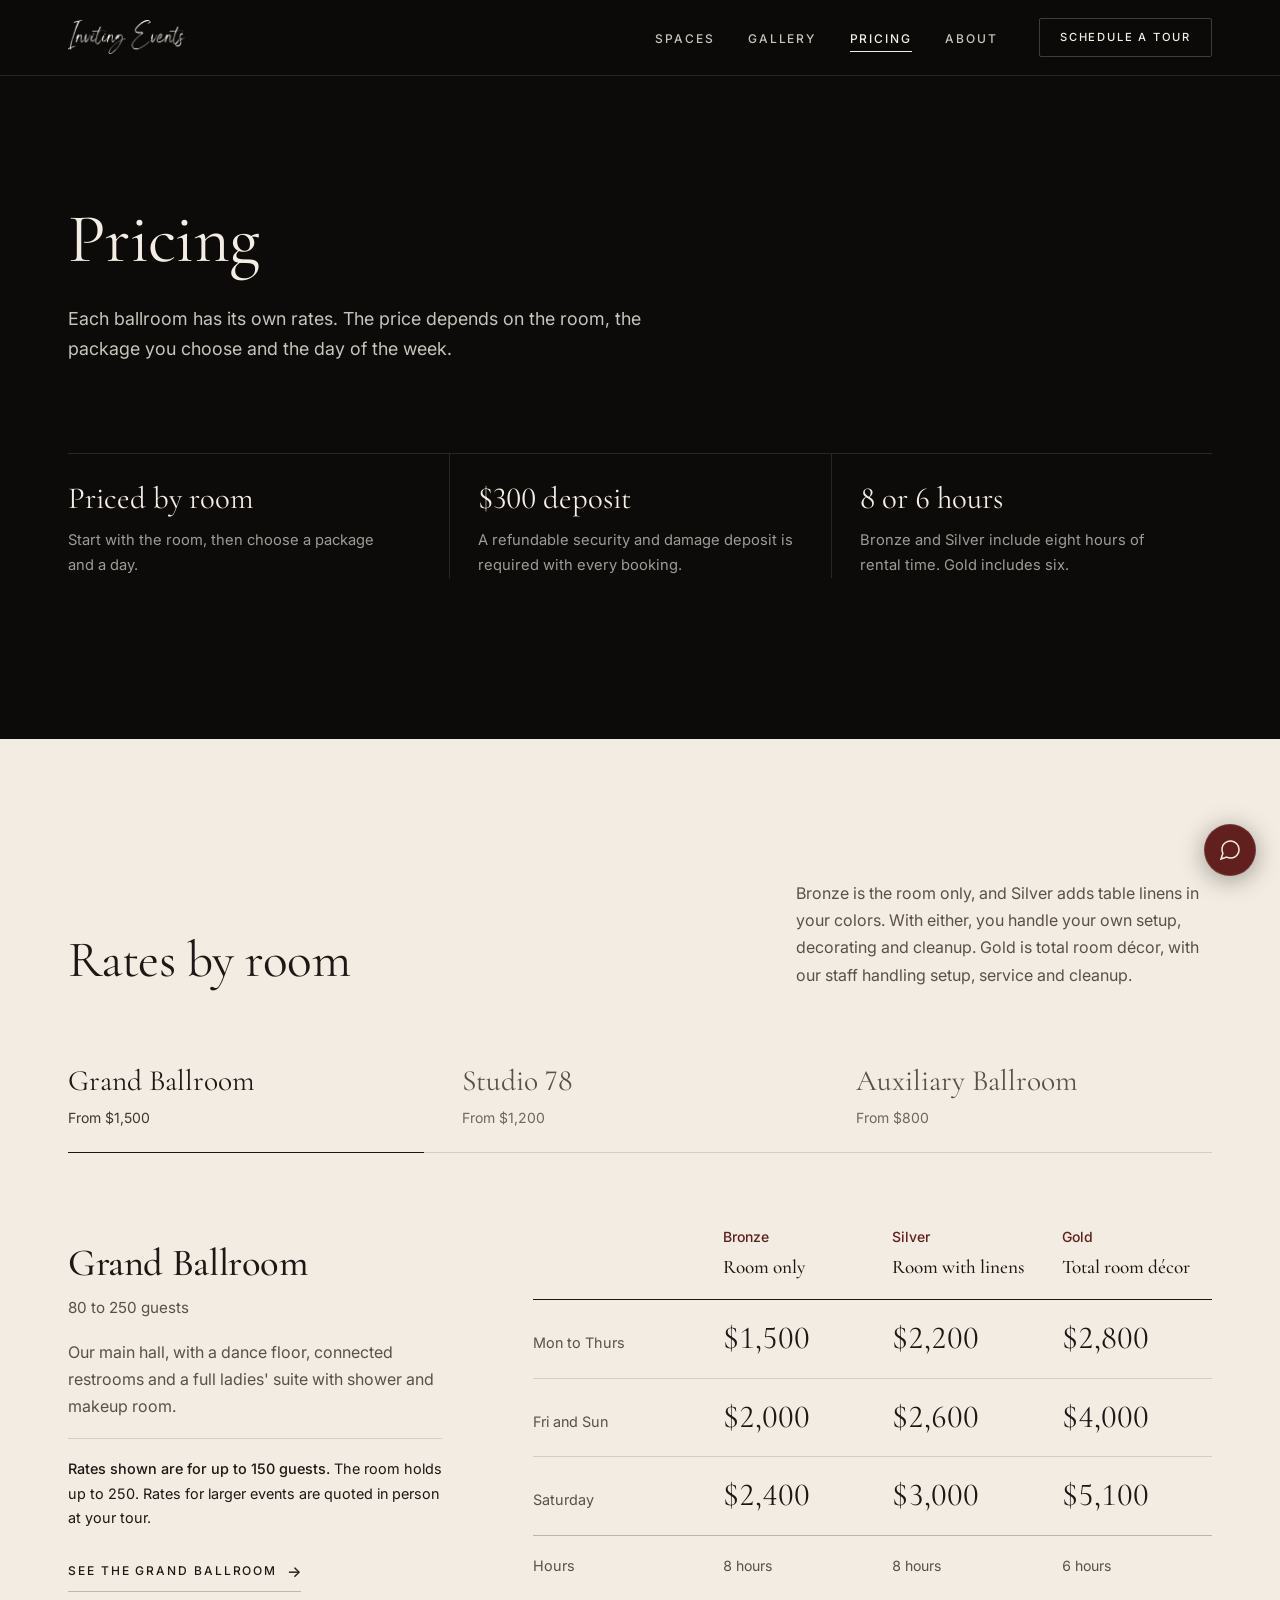
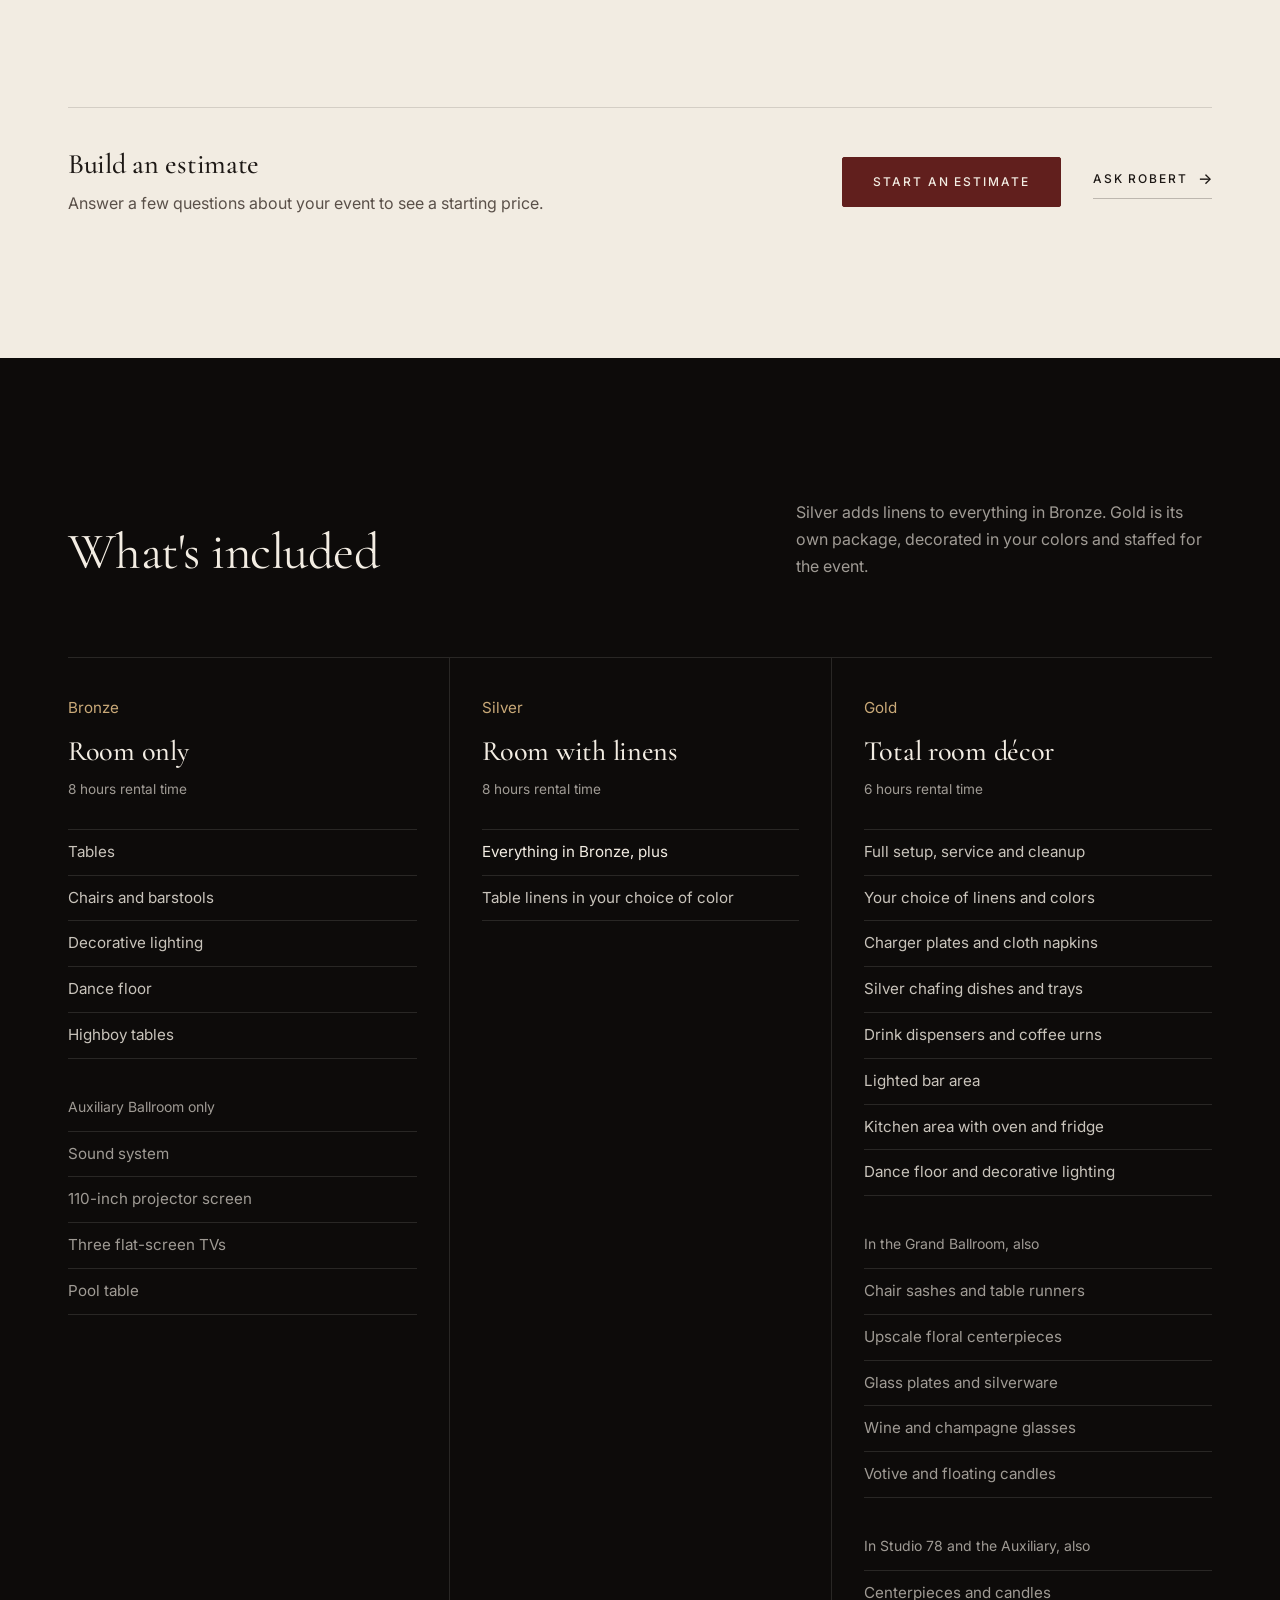
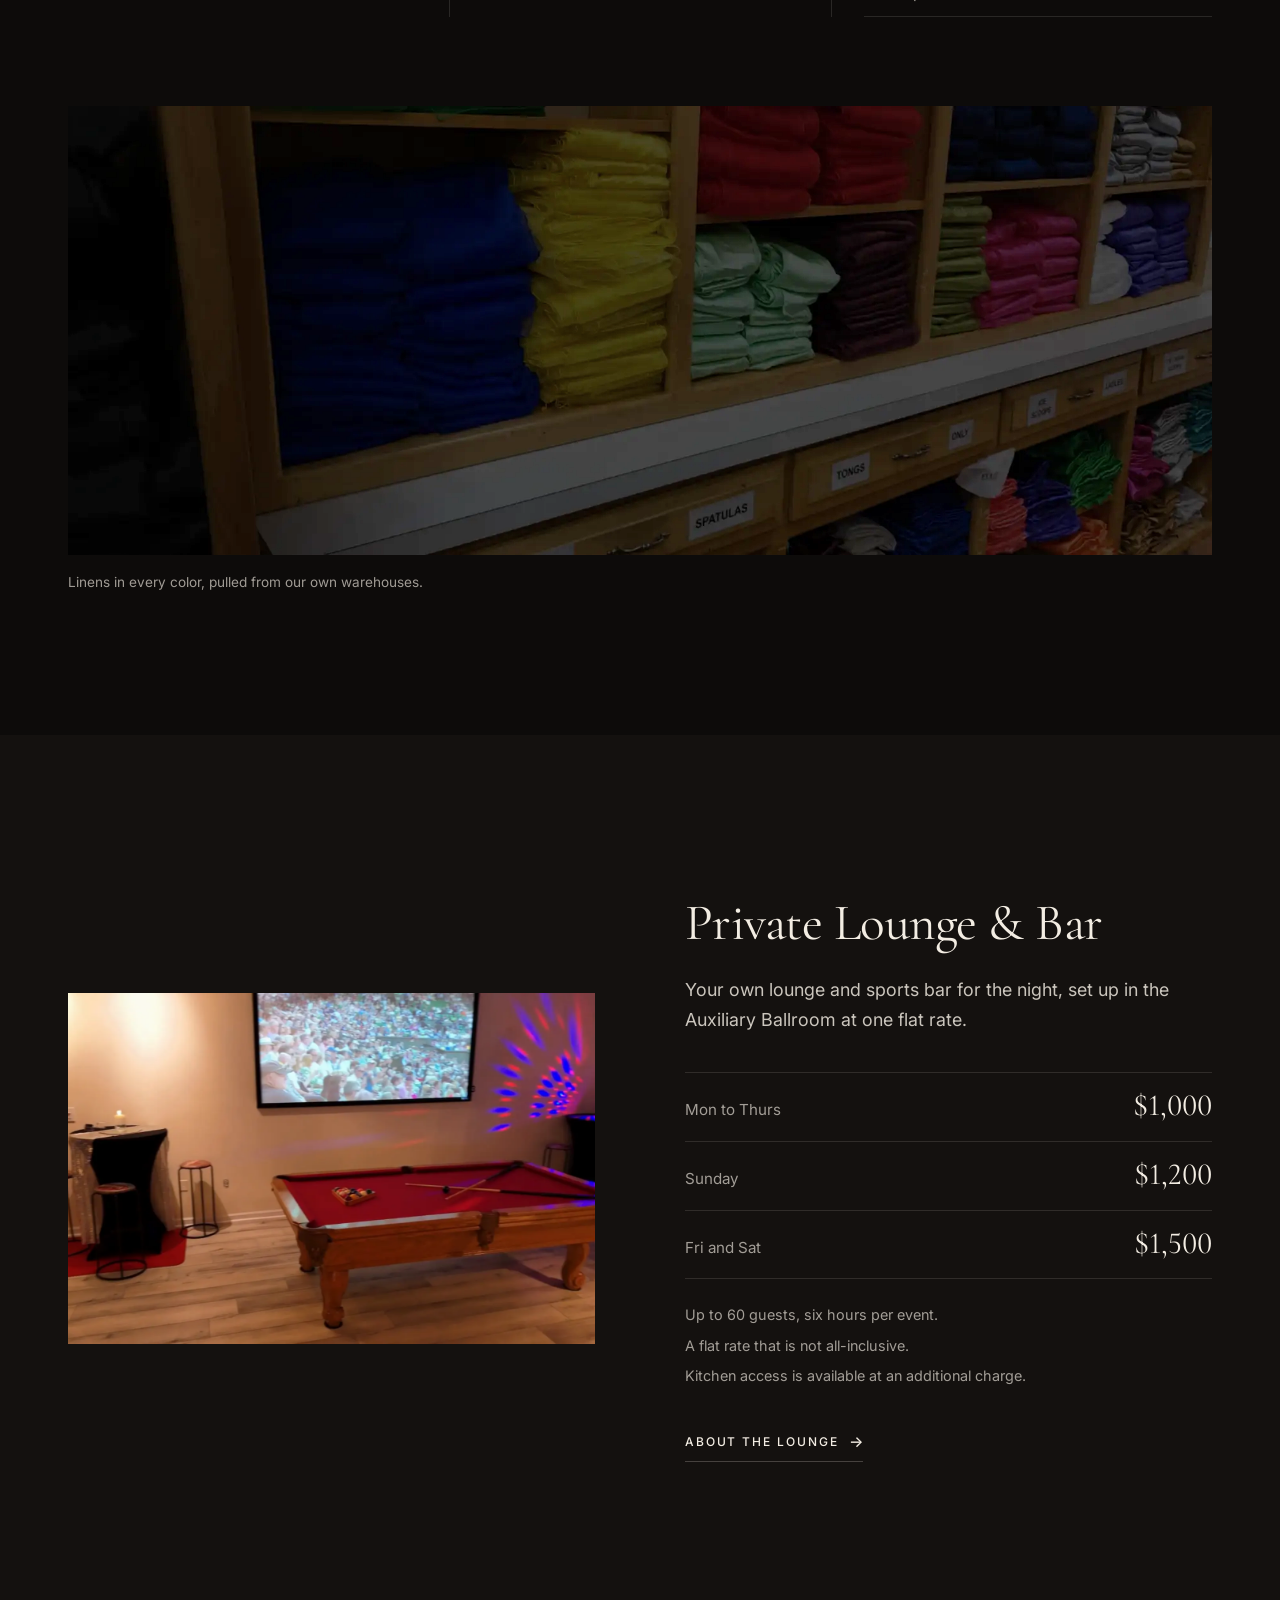
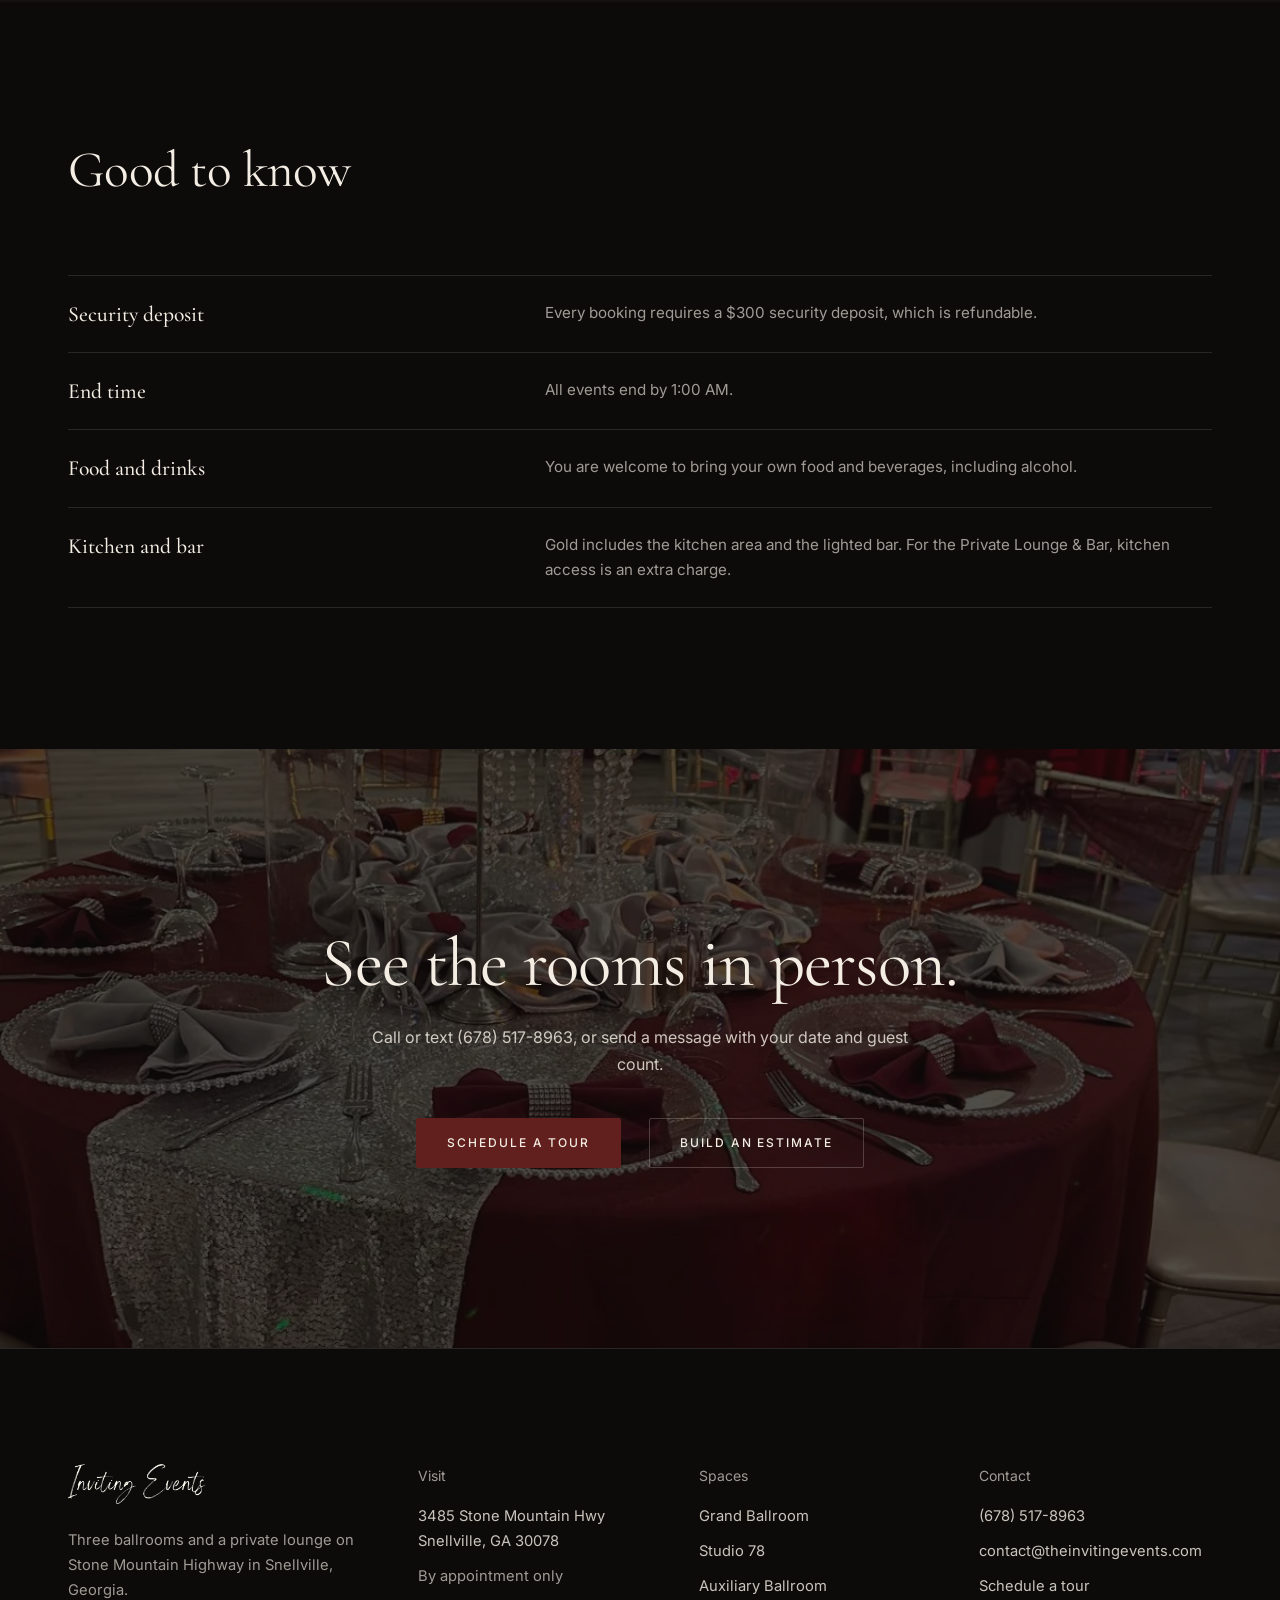
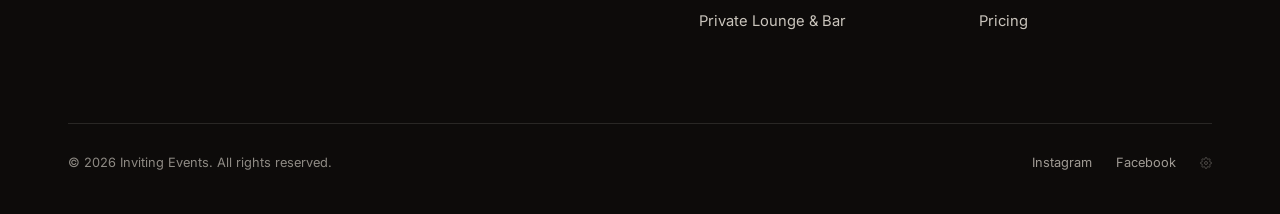
<file: pricing/index.html>
<!DOCTYPE html>
<html lang="en" class="no-js">
<head>
<meta charset="UTF-8">
<meta name="viewport" content="width=device-width, initial-scale=1">
<title>Pricing | Inviting Events, Snellville, GA</title>
<meta name="description" content="Rental rates for the Grand Ballroom, Studio 78 and the Auxiliary Ballroom at Inviting Events in Snellville, GA. Bronze, Silver and Gold packages by day of the week, plus the Private Lounge &amp; Bar.">
<link rel="canonical" href="https://theinvitingevents.com/pricing/">
<meta property="og:type" content="website">
<meta property="og:title" content="Pricing | Inviting Events, Snellville, GA">
<meta property="og:description" content="Three ballrooms, three packages, clear rates by day of the week.">
<meta property="og:image" content="https://theinvitingevents.com/assets/media/brand/og.jpg">
<meta property="og:url" content="https://theinvitingevents.com/pricing/">
<meta property="og:site_name" content="Inviting Events">
<meta name="twitter:card" content="summary_large_image">
<meta name="theme-color" content="#0d0b0a">
<link rel="icon" type="image/png" sizes="32x32" href="/assets/media/brand/favicon-32.png">
<link rel="apple-touch-icon" href="/assets/media/brand/apple-touch-icon.png">
<link rel="preconnect" href="https://fonts.googleapis.com">
<link rel="preconnect" href="https://fonts.gstatic.com" crossorigin>
<link href="https://fonts.googleapis.com/css2?family=Cormorant+Garamond:ital,wght@0,400;0,500;1,400;1,500&family=Inter:wght@400;500&display=swap" rel="stylesheet">
<link rel="stylesheet" href="/assets/css/global.css?v=20261029c">
<style>
.sr-only { position: absolute; width: 1px; height: 1px; padding: 0; margin: -1px; overflow: hidden; clip: rect(0 0 0 0); white-space: nowrap; border: 0; }

/* Hero rules */
.rules { display: grid; grid-template-columns: repeat(3, 1fr); border-top: 1px solid var(--line); margin-top: clamp(56px, 7vw, 88px); }
.rules > div { padding: 28px 28px 0 0; }
.rules > div + div { padding-left: 28px; border-left: 1px solid var(--line); }
.rules dt { font-variant-numeric: lining-nums; font-family: var(--serif); font-size: clamp(1.6rem, 2.4vw, 2.1rem); line-height: 1.1; color: var(--ivory); }
.rules dd { margin-top: 12px; font-size: 0.92rem; color: var(--ivory-60); max-width: 22em; }

/* Room switcher */
.room-tabs { display: grid; grid-template-columns: repeat(3, 1fr); gap: 0 clamp(16px, 3vw, 40px); border-bottom: 1px solid var(--paper-line); }
.room-tabs[hidden] { display: none; }
.room-tab { display: flex; flex-direction: column; align-items: flex-start; justify-content: flex-start; text-align: left; padding: 0 0 22px; margin-bottom: -1px; border-bottom: 1px solid transparent; color: var(--char-2); transition: color 0.3s var(--ease), border-color 0.3s var(--ease); }
.room-tab__name { display: block; font-family: var(--serif); font-size: clamp(1.3rem, 2.3vw, 2rem); line-height: 1.1; }
.room-tab__from { display: block; margin-top: 8px; font-size: 0.875rem; opacity: 0.85; }
.room-tab:hover { color: var(--char); }
.room-tab[aria-selected="true"] { color: var(--char); border-bottom-color: var(--char); }

/* Room panels */
.room { display: grid; grid-template-columns: minmax(0, 4fr) minmax(0, 7fr); gap: clamp(40px, 6vw, 96px); padding-top: clamp(48px, 6vw, 72px); }
.room + .room { margin-top: clamp(48px, 6vw, 72px); border-top: 1px solid var(--paper-line); }
.is-tabbed .room + .room { margin-top: 0; border-top: 0; }
.room[hidden] { display: none; }
.room__info .h3 { margin-top: 16px; font-size: clamp(1.9rem, 3vw, 2.6rem); }
.room__cap { margin-top: 10px; font-size: 0.95rem; color: var(--char-2); }
.room__info p { margin-top: 18px; max-width: 26em; }
.room__info .link { margin-top: 28px; }
.room__note { padding-top: 18px; border-top: 1px solid var(--paper-line); font-size: 0.9rem; color: var(--char); }
.room__note strong { font-weight: 500; }
.room__note a { text-decoration: underline; text-underline-offset: 3px; text-decoration-color: rgba(29,24,21,0.35); }

/* Rate table */
.rate { width: 100%; border-collapse: collapse; table-layout: fixed; font-variant-numeric: lining-nums tabular-nums; }
.rate col.rate__daycol { width: 25%; }
.rate th, .rate td { text-align: left; vertical-align: baseline; padding: 22px 0 22px 20px; border-bottom: 1px solid var(--paper-line); }
.rate th:first-child { padding-left: 0; }
.rate thead th { vertical-align: top; padding-top: 0; padding-bottom: 20px; border-bottom-color: var(--char); }
.rate__tier { display: block; font-size: 0.875rem; font-weight: 500; color: var(--wine); }
.rate__pkg { display: block; margin-top: 8px; font-family: var(--serif); font-weight: 500; font-size: clamp(1.05rem, 1.5vw, 1.3rem); line-height: 1.2; color: var(--char); }
.rate tbody th, .rate tfoot th { font-size: 0.9rem; font-weight: 400; color: var(--char-2); white-space: nowrap; }
.rate tbody td { font-family: var(--serif); font-size: clamp(1.45rem, 2.5vw, 2.1rem); line-height: 1; color: var(--char); }
.rate tfoot th, .rate tfoot td { border-bottom: 0; padding-top: 18px; padding-bottom: 0; }
.rate tfoot td { font-size: 0.88rem; color: var(--char-2); }

.rates-foot { display: flex; flex-wrap: wrap; justify-content: space-between; align-items: center; gap: 28px 40px; margin-top: clamp(72px, 9vw, 120px); padding-top: 40px; border-top: 1px solid var(--paper-line); }
.rates-foot p { margin-top: 10px; max-width: 30em; }
.rates-foot__actions { display: flex; flex-wrap: wrap; align-items: center; gap: 20px 32px; }

/* What's included */
.incl { display: grid; grid-template-columns: repeat(3, 1fr); border-top: 1px solid var(--line); }
.incl__col { padding: 36px 32px 0 0; }
.incl__col + .incl__col { padding-left: 32px; border-left: 1px solid var(--line); }
.incl__col:last-child { padding-right: 0; }
.incl__name { font-size: 0.95rem; color: var(--gold); }
.incl__col .h3 { margin-top: 14px; }
.incl__hours { margin-top: 10px; font-size: 0.85rem; color: var(--ivory-60); }
.incl__lead { font-size: 0.875rem; color: var(--ivory-60); }
.incl ul { list-style: none; margin-top: 28px; border-top: 1px solid var(--line); }
.incl li { padding: 11px 0; border-bottom: 1px solid var(--line); font-size: 0.95rem; color: var(--ivory-80); line-height: 1.5; }
.incl li.is-plus { color: var(--ivory); }
.incl__sub { margin-top: 36px; }
.incl__sub ul { margin-top: 12px; }
.incl__sub li { color: var(--ivory-60); }
.incl-photo { margin-top: clamp(56px, 7vw, 96px); aspect-ratio: 1800 / 706; }
.incl-photo img { filter: brightness(1.5) saturate(0.9); }
.incl-cap { margin-top: 16px; font-size: 0.85rem; color: var(--ivory-60); }

/* Lounge */
.lounge-rates { margin-top: 36px; border-top: 1px solid var(--line); }
.lounge-rates > div { display: flex; justify-content: space-between; align-items: baseline; gap: 24px; padding: 18px 0; border-bottom: 1px solid var(--line); }
.lounge-rates dt { font-size: 0.95rem; color: var(--ivory-60); }
.lounge-rates dd { font-family: var(--serif); font-size: clamp(1.6rem, 2.4vw, 2.1rem); line-height: 1; color: var(--ivory); font-variant-numeric: lining-nums; }
.lounge-notes { list-style: none; margin-top: 24px; display: grid; gap: 6px; font-size: 0.9rem; color: var(--ivory-60); }

@media (max-width: 900px) {
  .room__note { order: -1; }
  .rules { grid-template-columns: 1fr; }
  .rules > div, .rules > div + div { padding: 22px 0; border-left: 0; }
  .rules > div + div { border-top: 1px solid var(--line); }
  .room { grid-template-columns: 1fr; gap: 44px; }
  .room__table { order: -1; }
  .incl { grid-template-columns: 1fr; }
  .incl__col, .incl__col + .incl__col { padding: 36px 0 40px; border-left: 0; }
  .incl__col + .incl__col { border-top: 1px solid var(--line); }
}
@media (max-width: 560px) {
  .room-tab { padding-bottom: 16px; }
  .room-tab__name { font-size: 1.2rem; }
  .room-tab__from { font-size: 0.8rem; }
  .rate col.rate__daycol { width: 26%; }
  .rate th, .rate td { padding: 18px 0 18px 10px; }
  .rate thead th { padding-bottom: 16px; }
  .rate__tier { font-size: 0.8rem; }
  .rate__pkg { font-size: 0.98rem; }
  .rate tbody th, .rate tfoot th { font-size: 0.78rem; white-space: normal; }
  .rate tbody td { font-size: 1.4rem; }
  .rate tfoot td { font-size: 0.8rem; }
  .rates-foot__actions { width: 100%; }
  .rates-foot__actions .btn { width: 100%; }
}
</style>
</head>
<body>
<a class="skip" href="#main">Skip to content</a>

<header class="nav" data-solid>
  <div class="wrap nav__inner">
    <a href="/" class="nav__logo" aria-label="Inviting Events home"><img src="/assets/media/brand/logo.png" alt="Inviting Events" width="900" height="260"></a>
    <ul class="nav__links">
      <li><a href="/#spaces">Spaces</a></li>
      <li><a href="/gallery/">Gallery</a></li>
      <li><a href="/pricing/" aria-current="page">Pricing</a></li>
      <li><a href="/about/">About</a></li>
      <li><a href="/contact/" class="btn btn--line btn--sm">Schedule a tour</a></li>
    </ul>
    <button class="nav__toggle" aria-label="Menu" aria-expanded="false" aria-controls="menu"><span></span><span></span></button>
  </div>
</header>
<div class="menu" id="menu">
  <ul>
    <li><a href="/">Home</a></li>
    <li><a href="/#spaces">Spaces</a></li>
    <li><a href="/gallery/">Gallery</a></li>
    <li><a href="/pricing/" aria-current="page">Pricing</a></li>
    <li><a href="/about/">About</a></li>
    <li><a href="/contact/">Contact</a></li>
  </ul>
  <div class="menu__foot">
    <a href="/contact/" class="btn btn--wine">Schedule a tour</a>
    <div class="menu__contact"><span>Call or text</span><a href="tel:+16785178963">(678) 517-8963</a></div>
  </div>
</div>

<main id="main">

<!-- HERO -->
<section class="page-hero page-hero--plain">
  <div class="hero__content">
    <div class="wrap">
      <h1 class="h1">Pricing</h1>
      <p class="lede" style="margin-top:28px">Each ballroom has its own rates. The price depends on the room, the package you choose and the day of the week.</p>
      <dl class="rules">
        <div><dt>Priced by room</dt><dd>Start with the room, then choose a package and a day.</dd></div>
        <div><dt>$300 deposit</dt><dd>A refundable security and damage deposit is required with every booking.</dd></div>
        <div><dt>8 or 6 hours</dt><dd>Bronze and Silver include eight hours of rental time. Gold includes six.</dd></div>
      </dl>
    </div>
  </div>
</section>

<!-- RATES -->
<section class="section paper" id="rates" style="margin-top:calc(var(--space) * 0.7)">
  <div class="wrap">
    <div class="section-head">
      <div class="reveal">
        <h2 class="h2">Rates by room</h2>
      </div>
      <p class="muted reveal" style="max-width:26em">Bronze is the room only, and Silver adds table linens in your colors. With either, you handle your own setup, decorating and cleanup. Gold is total room décor, with our staff handling setup, service and cleanup.</p>
    </div>

    <div class="reveal" id="rooms">
      <div class="room-tabs" role="tablist" aria-label="Choose a ballroom" hidden>
        <button class="room-tab" type="button" role="tab" id="tab-grand" aria-controls="grand-ballroom" aria-selected="true"><span class="room-tab__name">Grand Ballroom</span><span class="room-tab__from">From $1,500</span></button>
        <button class="room-tab" type="button" role="tab" id="tab-studio" aria-controls="studio-78" aria-selected="false" tabindex="-1"><span class="room-tab__name">Studio 78</span><span class="room-tab__from">From $1,200</span></button>
        <button class="room-tab" type="button" role="tab" id="tab-aux" aria-controls="auxiliary-ballroom" aria-selected="false" tabindex="-1"><span class="room-tab__name">Auxiliary Ballroom</span><span class="room-tab__from">From $800</span></button>
      </div>

      <!-- GRAND BALLROOM -->
      <div class="room" id="grand-ballroom" role="tabpanel" aria-labelledby="tab-grand">
        <div class="room__info">
          <h3 class="h3">Grand Ballroom</h3>
          <div class="room__cap">80 to 250 guests</div>
          <p>Our main hall, with a dance floor, connected restrooms and a full ladies' suite with shower and makeup room.</p>
          <p class="room__note"><strong>Rates shown are for up to 150 guests.</strong> The room holds up to 250. Rates for larger events are quoted in person at your tour.</p>
          <a href="/grand-ballroom/" class="link">See the Grand Ballroom</a>
        </div>
        <div class="room__table">
          <table class="rate">
            <caption class="sr-only">Grand Ballroom rates by package and day</caption>
            <colgroup><col class="rate__daycol"><col><col><col></colgroup>
            <thead><tr>
              <th scope="col"><span class="sr-only">Day</span></th>
              <th scope="col"><span class="rate__tier">Bronze</span><span class="rate__pkg">Room only</span></th>
              <th scope="col"><span class="rate__tier">Silver</span><span class="rate__pkg">Room with linens</span></th>
              <th scope="col"><span class="rate__tier">Gold</span><span class="rate__pkg">Total room décor</span></th>
            </tr></thead>
            <tbody>
              <tr><th scope="row">Mon to Thurs</th><td>$1,500</td><td>$2,200</td><td>$2,800</td></tr>
              <tr><th scope="row">Fri and Sun</th><td>$2,000</td><td>$2,600</td><td>$4,000</td></tr>
              <tr><th scope="row">Saturday</th><td>$2,400</td><td>$3,000</td><td>$5,100</td></tr>
            </tbody>
            <tfoot><tr><th scope="row">Hours</th><td>8 hours</td><td>8 hours</td><td>6 hours</td></tr></tfoot>
          </table>
        </div>
      </div>

      <!-- STUDIO 78 -->
      <div class="room" id="studio-78" role="tabpanel" aria-labelledby="tab-studio">
        <div class="room__info">
          <h3 class="h3">Studio 78</h3>
          <div class="room__cap">50 to 80 guests</div>
          <p>Holds 50 to 80 guests and has its own ladies' suite and lounge area.</p>
          <a href="/studio-78/" class="link">See Studio 78</a>
        </div>
        <div class="room__table">
          <table class="rate">
            <caption class="sr-only">Studio 78 rates by package and day</caption>
            <colgroup><col class="rate__daycol"><col><col><col></colgroup>
            <thead><tr>
              <th scope="col"><span class="sr-only">Day</span></th>
              <th scope="col"><span class="rate__tier">Bronze</span><span class="rate__pkg">Room only</span></th>
              <th scope="col"><span class="rate__tier">Silver</span><span class="rate__pkg">Room with linens</span></th>
              <th scope="col"><span class="rate__tier">Gold</span><span class="rate__pkg">Total room décor</span></th>
            </tr></thead>
            <tbody>
              <tr><th scope="row">Mon to Thurs</th><td>$1,200</td><td>$1,700</td><td>$2,500</td></tr>
              <tr><th scope="row">Fri and Sun</th><td>$1,600</td><td>$2,100</td><td>$2,900</td></tr>
              <tr><th scope="row">Saturday</th><td>$2,000</td><td>$2,500</td><td>$3,300</td></tr>
            </tbody>
            <tfoot><tr><th scope="row">Hours</th><td>8 hours</td><td>8 hours</td><td>6 hours</td></tr></tfoot>
          </table>
        </div>
      </div>

      <!-- AUXILIARY BALLROOM -->
      <div class="room" id="auxiliary-ballroom" role="tabpanel" aria-labelledby="tab-aux">
        <div class="room__info">
          <h3 class="h3">Auxiliary Ballroom</h3>
          <div class="room__cap">30 to 60 guests</div>
          <p>Right beside the Grand Ballroom. Lounge-style, with a pool table, a projector and three flat-screen TVs.</p>
          <p class="room__note"><strong>Also offered as the Private Lounge &amp; Bar,</strong> at one flat rate for six hours. <a href="#lounge">See lounge rates</a>.</p>
          <a href="/auxiliary-ballroom/" class="link">See the Auxiliary Ballroom</a>
        </div>
        <div class="room__table">
          <table class="rate">
            <caption class="sr-only">Auxiliary Ballroom rates by package and day</caption>
            <colgroup><col class="rate__daycol"><col><col><col></colgroup>
            <thead><tr>
              <th scope="col"><span class="sr-only">Day</span></th>
              <th scope="col"><span class="rate__tier">Bronze</span><span class="rate__pkg">Room only</span></th>
              <th scope="col"><span class="rate__tier">Silver</span><span class="rate__pkg">Room with linens</span></th>
              <th scope="col"><span class="rate__tier">Gold</span><span class="rate__pkg">Total room décor</span></th>
            </tr></thead>
            <tbody>
              <tr><th scope="row">Mon to Thurs</th><td>$800</td><td>$1,300</td><td>$2,000</td></tr>
              <tr><th scope="row">Fri and Sun</th><td>$1,200</td><td>$1,700</td><td>$2,400</td></tr>
              <tr><th scope="row">Saturday</th><td>$1,600</td><td>$2,100</td><td>$2,800</td></tr>
            </tbody>
            <tfoot><tr><th scope="row">Hours</th><td>8 hours</td><td>8 hours</td><td>6 hours</td></tr></tfoot>
          </table>
        </div>
      </div>
    </div>

    <div class="rates-foot reveal">
      <div>
        <h3 class="h3">Build an estimate</h3>
        <p class="muted">Answer a few questions about your event to see a starting price.</p>
      </div>
      <div class="rates-foot__actions">
        <a href="/quote/" class="btn btn--wine">Start an estimate</a>
        <a href="/contact/" class="link">Ask Robert</a>
      </div>
    </div>
  </div>
</section>

<!-- WHAT'S INCLUDED -->
<section class="section" id="included">
  <div class="wrap">
    <div class="section-head">
      <div class="reveal">
        <h2 class="h2">What&#39;s included</h2>
      </div>
      <p class="muted reveal" style="max-width:26em">Silver adds linens to everything in Bronze. Gold is its own package, decorated in your colors and staffed for the event.</p>
    </div>

    <div class="incl reveal">
      <div class="incl__col">
        <span class="incl__name">Bronze</span>
        <h3 class="h3">Room only</h3>
        <p class="incl__hours">8 hours rental time</p>
        <ul>
          <li>Tables</li>
          <li>Chairs and barstools</li>
          <li>Decorative lighting</li>
          <li>Dance floor</li>
          <li>Highboy tables</li>
        </ul>
        <div class="incl__sub">
          <p class="incl__lead">Auxiliary Ballroom only</p>
          <ul>
            <li>Sound system</li>
            <li>110-inch projector screen</li>
            <li>Three flat-screen TVs</li>
            <li>Pool table</li>
          </ul>
        </div>
      </div>

      <div class="incl__col">
        <span class="incl__name">Silver</span>
        <h3 class="h3">Room with linens</h3>
        <p class="incl__hours">8 hours rental time</p>
        <ul>
          <li class="is-plus">Everything in Bronze, plus</li>
          <li>Table linens in your choice of color</li>
        </ul>
      </div>

      <div class="incl__col">
        <span class="incl__name">Gold</span>
        <h3 class="h3">Total room décor</h3>
        <p class="incl__hours">6 hours rental time</p>
        <ul>
          <li>Full setup, service and cleanup</li>
          <li>Your choice of linens and colors</li>
          <li>Charger plates and cloth napkins</li>
          <li>Silver chafing dishes and trays</li>
          <li>Drink dispensers and coffee urns</li>
          <li>Lighted bar area</li>
          <li>Kitchen area with oven and fridge</li>
          <li>Dance floor and decorative lighting</li>
        </ul>
        <div class="incl__sub">
          <p class="incl__lead">In the Grand Ballroom, also</p>
          <ul>
            <li>Chair sashes and table runners</li>
            <li>Upscale floral centerpieces</li>
            <li>Glass plates and silverware</li>
            <li>Wine and champagne glasses</li>
            <li>Votive and floating candles</li>
          </ul>
        </div>
        <div class="incl__sub">
          <p class="incl__lead">In Studio 78 and the Auxiliary, also</p>
          <ul>
            <li>Centerpieces and candles</li>
          </ul>
        </div>
      </div>
    </div>

    <figure class="reveal">
      <div class="frame incl-photo"><img src="/assets/media/photos/linens.webp" alt="Shelves of folded table linens in blue, yellow, red, green, pink and purple" loading="lazy" width="1800" height="706"></div>
      <figcaption class="incl-cap">Linens in every color, pulled from our own warehouses.</figcaption>
    </figure>
  </div>
</section>

<!-- PRIVATE LOUNGE -->
<section class="section section--ink2" id="lounge">
  <div class="wrap split">
    <div class="frame frame--32 reveal"><img src="/assets/media/photos/lounge-pool.webp" alt="The private lounge with a pool table and projector screen" loading="lazy" width="1600" height="888"></div>
    <div class="reveal">
      <h2 class="h2" style="margin-top:20px">Private Lounge &amp; Bar</h2>
      <p class="lede" style="margin-top:24px">Your own lounge and sports bar for the night, set up in the Auxiliary Ballroom at one flat rate.</p>
      <dl class="lounge-rates">
        <div><dt>Mon to Thurs</dt><dd>$1,000</dd></div>
        <div><dt>Sunday</dt><dd>$1,200</dd></div>
        <div><dt>Fri and Sat</dt><dd>$1,500</dd></div>
      </dl>
      <ul class="lounge-notes">
        <li>Up to 60 guests, six hours per event.</li>
        <li>A flat rate that is not all-inclusive.</li>
        <li>Kitchen access is available at an additional charge.</li>
      </ul>
      <div class="hero__actions">
        <a href="/private-lounge/" class="link">About the lounge</a>
      </div>
    </div>
  </div>
</section>

<!-- GOOD TO KNOW -->
<section class="section" id="policies">
  <div class="wrap">
    <div class="section-head">
      <div class="reveal">
        <h2 class="h2">Good to know</h2>
      </div>
    </div>
    <div class="rows reveal">
      <div><h3>Security deposit</h3><p>Every booking requires a $300 security deposit, which is refundable.</p></div>
      <div><h3>End time</h3><p>All events end by 1:00 AM.</p></div>
      <div><h3>Food and drinks</h3><p>You are welcome to bring your own food and beverages, including alcohol.</p></div>
      <div><h3>Kitchen and bar</h3><p>Gold includes the kitchen area and the lighted bar. For the Private Lounge &amp; Bar, kitchen access is an extra charge.</p></div>
    </div>
  </div>
</section>

<!-- CTA -->
<section class="cta">
  <div class="cta__media"><img src="/assets/media/photos/img-20251203-wa0024.webp" alt="" loading="lazy"></div>
  <div class="wrap reveal">
    <h2 class="h1">See the rooms in person.</h2>
    <p>Call or text (678) 517-8963, or send a message with your date and guest count.</p>
    <div class="hero__actions">
      <a href="/contact/" class="btn btn--wine">Schedule a tour</a>
      <a href="/quote/" class="btn btn--line">Build an estimate</a>
    </div>
  </div>
</section>

</main>

<footer class="footer">
  <div class="wrap">
    <div class="footer__top">
      <div class="footer__brand">
        <img src="/assets/media/brand/logo.png" alt="Inviting Events" width="900" height="260" loading="lazy">
        <p>Three ballrooms and a private lounge on Stone Mountain Highway in Snellville, Georgia.</p>
      </div>
      <div>
        <p class="footer__title">Visit</p>
        <address>3485 Stone Mountain Hwy<br>Snellville, GA 30078</address>
        <p class="muted" style="margin-top:10px">By appointment only</p>
      </div>
      <div>
        <p class="footer__title">Spaces</p>
        <ul>
          <li><a href="/grand-ballroom/">Grand Ballroom</a></li>
          <li><a href="/studio-78/">Studio 78</a></li>
          <li><a href="/auxiliary-ballroom/">Auxiliary Ballroom</a></li>
          <li><a href="/private-lounge/">Private Lounge &amp; Bar</a></li>
        </ul>
      </div>
      <div>
        <p class="footer__title">Contact</p>
        <ul>
          <li><a href="tel:+16785178963">(678) 517-8963</a></li>
          <li><a href="mailto:contact@theinvitingevents.com">contact@theinvitingevents.com</a></li>
          <li><a href="/contact/">Schedule a tour</a></li>
          <li><a href="/pricing/" aria-current="page">Pricing</a></li>
        </ul>
      </div>
    </div>
    <div class="footer__bottom">
      <span>&copy; 2026 Inviting Events. All rights reserved.</span>
      <nav aria-label="Social">
        <a href="https://www.instagram.com/invitingevents/" target="_blank" rel="noopener">Instagram</a>
        <a href="https://www.facebook.com/invitingevents2/" target="_blank" rel="noopener">Facebook</a>
        <a href="/admin/" class="footer__admin" aria-label="Admin sign in" title="Admin"><svg width="12" height="12" viewBox="0 0 24 24" fill="none" stroke="currentColor" stroke-width="1.5" aria-hidden="true"><circle cx="12" cy="12" r="3"/><path d="M19.4 15a1.65 1.65 0 0 0 .33 1.82l.06.06a2 2 0 1 1-2.83 2.83l-.06-.06a1.65 1.65 0 0 0-1.82-.33 1.65 1.65 0 0 0-1 1.51V21a2 2 0 1 1-4 0v-.09A1.65 1.65 0 0 0 9 19.4a1.65 1.65 0 0 0-1.82.33l-.06.06a2 2 0 1 1-2.83-2.83l.06-.06A1.65 1.65 0 0 0 4.68 15a1.65 1.65 0 0 0-1.51-1H3a2 2 0 1 1 0-4h.09A1.65 1.65 0 0 0 4.6 9a1.65 1.65 0 0 0-.33-1.82l-.06-.06a2 2 0 1 1 2.83-2.83l.06.06A1.65 1.65 0 0 0 9 4.68a1.65 1.65 0 0 0 1-1.51V3a2 2 0 1 1 4 0v.09a1.65 1.65 0 0 0 1 1.51 1.65 1.65 0 0 0 1.82-.33l.06-.06a2 2 0 1 1 2.83 2.83l-.06.06A1.65 1.65 0 0 0 19.4 9a1.65 1.65 0 0 0 1.51 1H21a2 2 0 1 1 0 4h-.09a1.65 1.65 0 0 0-1.51 1z"/></svg></a>
      </nav>
    </div>
  </div>
</footer>

<script src="/assets/js/global.js?v=20261029c"></script>
<script>
// Room switcher: tabs when JS runs, all three rooms stacked without it. Deep links work: /pricing/#studio-78
(function () {
  const wrap = document.getElementById('rooms');
  const list = wrap.querySelector('[role="tablist"]');
  const tabs = Array.from(list.querySelectorAll('[role="tab"]'));
  const panels = tabs.map(t => document.getElementById(t.getAttribute('aria-controls')));
  function select(i, focus) {
    tabs.forEach((t, n) => {
      const on = n === i;
      t.setAttribute('aria-selected', String(on));
      t.tabIndex = on ? 0 : -1;
      panels[n].hidden = !on;
    });
    if (focus) tabs[i].focus();
  }
  wrap.classList.add('is-tabbed');
  list.hidden = false;
  const fromHash = panels.findIndex(p => '#' + p.id === location.hash);
  select(fromHash > -1 ? fromHash : 0);
  if (fromHash > -1) requestAnimationFrame(() => document.getElementById('rates').scrollIntoView());
  window.addEventListener('hashchange', () => {
    const n = panels.findIndex(p => '#' + p.id === location.hash);
    if (n > -1) { select(n); document.getElementById('rates').scrollIntoView(); }
  });
  tabs.forEach((t, i) => {
    t.addEventListener('click', () => {
      select(i);
      history.replaceState(null, '', '#' + panels[i].id);
    });
    t.addEventListener('keydown', e => {
      const k = e.key;
      if (k !== 'ArrowRight' && k !== 'ArrowLeft' && k !== 'Home' && k !== 'End') return;
      e.preventDefault();
      const cur = tabs.indexOf(t);
      const n = k === 'Home' ? 0 : k === 'End' ? tabs.length - 1 : (cur + (k === 'ArrowRight' ? 1 : -1) + tabs.length) % tabs.length;
      select(n, true);
    });
  });
})();
</script>
<script src="/assets/js/chat.js?v=20261029c" defer></script>
</body>
</html>
</file>
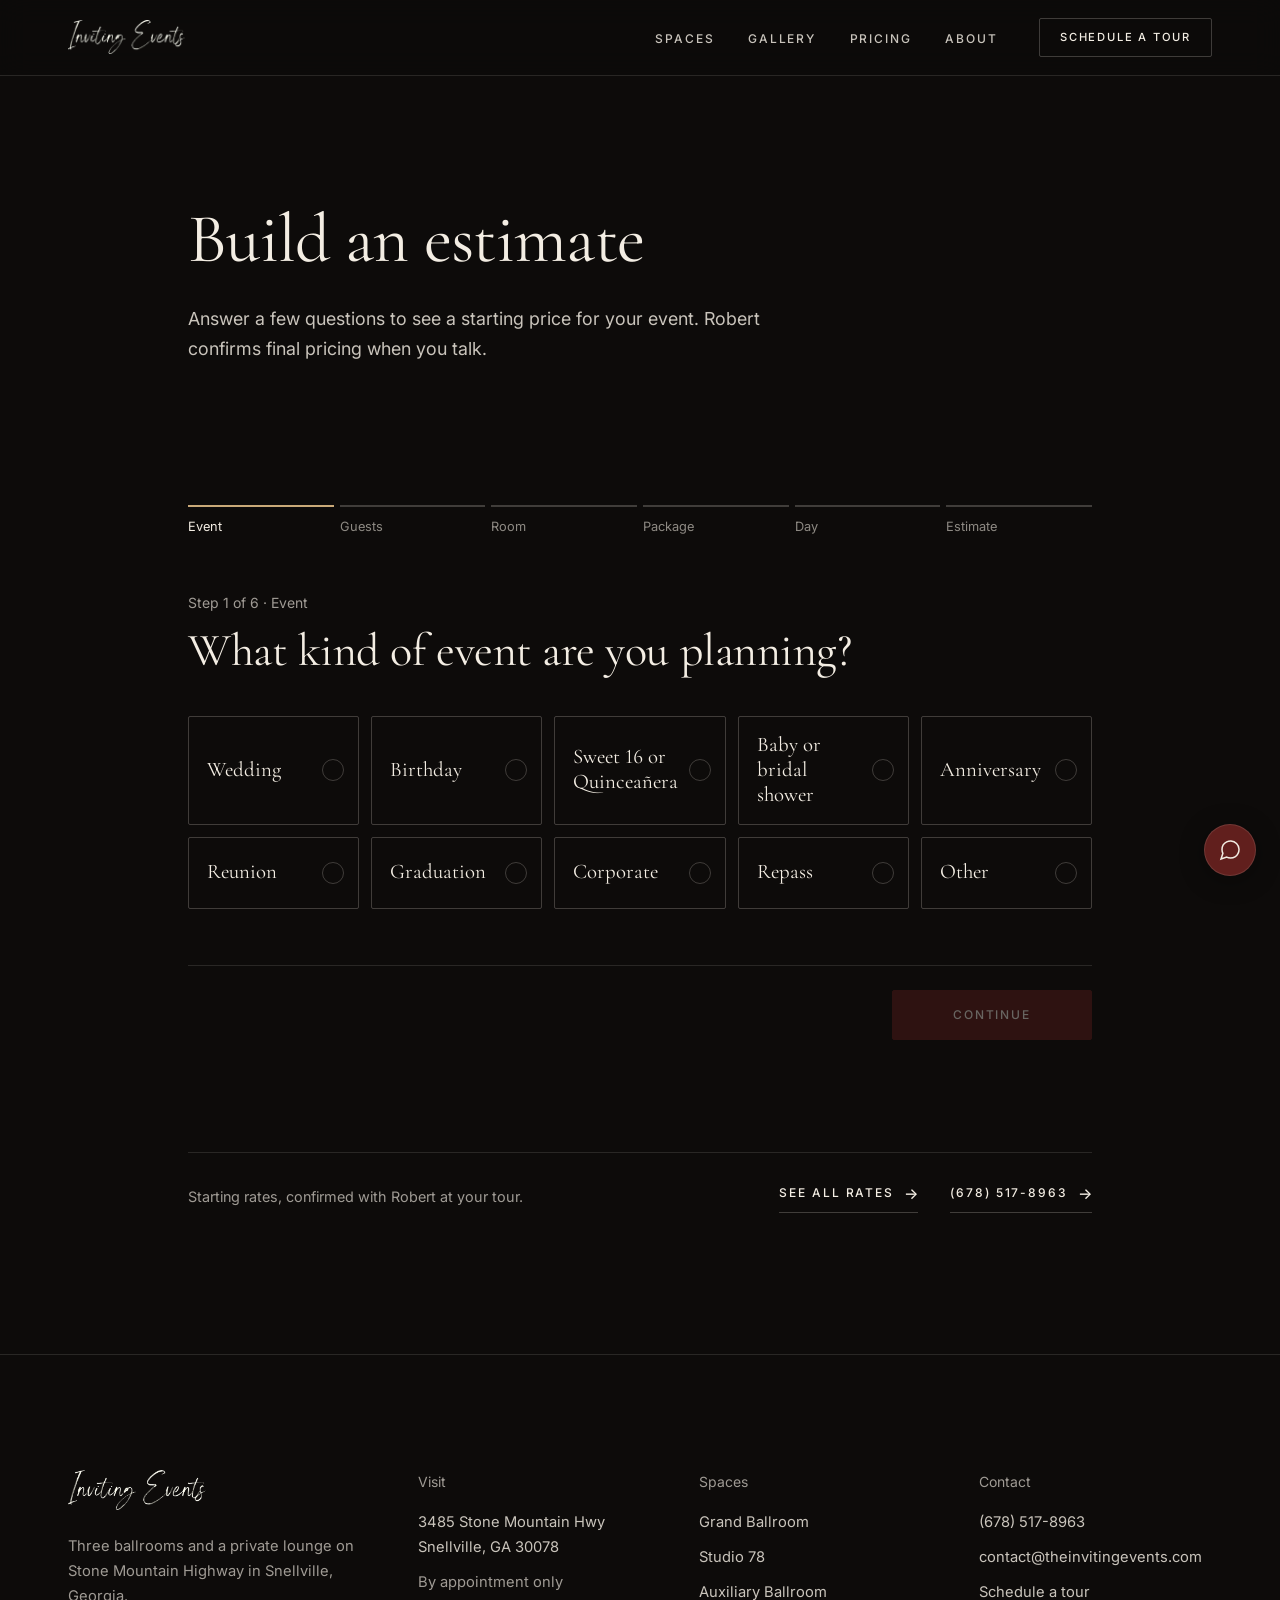
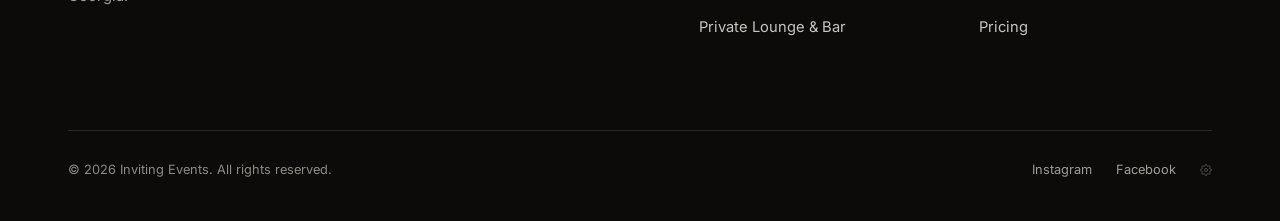
<file: quote/index.html>
<!DOCTYPE html>
<html lang="en" class="no-js">
<head>
<meta charset="UTF-8">
<meta name="viewport" content="width=device-width, initial-scale=1">
<title>Build an Estimate | Inviting Events, Snellville, GA</title>
<meta name="description" content="See a starting price for your event at Inviting Events in Snellville, GA. Choose your guest count, room, package and day.">
<link rel="canonical" href="https://theinvitingevents.com/quote/">
<meta property="og:type" content="website">
<meta property="og:title" content="Build an Estimate | Inviting Events, Snellville, GA">
<meta property="og:description" content="See a starting price for your event at Inviting Events in Snellville, GA.">
<meta property="og:image" content="https://theinvitingevents.com/assets/media/brand/og.jpg">
<meta property="og:url" content="https://theinvitingevents.com/quote/">
<meta property="og:site_name" content="Inviting Events">
<meta name="twitter:card" content="summary_large_image">
<meta name="theme-color" content="#0d0b0a">
<link rel="icon" type="image/png" sizes="32x32" href="/assets/media/brand/favicon-32.png">
<link rel="apple-touch-icon" href="/assets/media/brand/apple-touch-icon.png">
<link rel="preconnect" href="https://fonts.googleapis.com">
<link rel="preconnect" href="https://fonts.gstatic.com" crossorigin>
<link href="https://fonts.googleapis.com/css2?family=Cormorant+Garamond:ital,wght@0,400;0,500;1,400;1,500&family=Inter:wght@400;500&display=swap" rel="stylesheet">
<link rel="stylesheet" href="/assets/css/global.css?v=20261029c">
<style>
.builder { max-width: 1000px; }
.builder-section { padding: clamp(40px, 6vw, 80px) 0 var(--space); }
.sr { position: absolute; width: 1px; height: 1px; padding: 0; margin: -1px; overflow: hidden; clip: rect(0 0 0 0); white-space: nowrap; border: 0; }

/* Progress */
.prog { display: grid; grid-auto-flow: column; grid-auto-columns: minmax(0, 1fr); gap: 6px; }
.pd { padding-top: 12px; border-top: 2px solid var(--line-2); font-size: 0.8rem; line-height: 1.3; color: var(--ivory-40); overflow: hidden; text-overflow: ellipsis; white-space: nowrap; }
.pd.dn { border-top-color: var(--ivory-60); color: var(--ivory-60); }
.pd.on { border-top-color: var(--gold); color: var(--ivory); }

/* Step */
.stage { margin-top: clamp(32px, 5vw, 56px); }
.stage.in { animation: q-in 0.32s var(--ease) both; }
@keyframes q-in { from { opacity: 0; transform: translateY(8px); } to { opacity: 1; transform: none; } }
.si { font-size: 0.875rem; color: var(--ivory-60); }
.q { margin-top: 10px; font-family: var(--serif); font-weight: 400; font-size: clamp(2rem, 3.6vw, 3rem); line-height: 1.1; color: var(--ivory); letter-spacing: -0.01em; text-wrap: balance; scroll-margin-top: calc(var(--nav-h) + 24px); }
.q:focus { outline: none; }
.qs { margin-top: 14px; max-width: 38em; color: var(--ivory-60); }
.qs strong { font-weight: 500; color: var(--ivory); }
.grid { display: grid; gap: 12px; margin-top: clamp(28px, 4vw, 40px); }
.g2 { grid-template-columns: repeat(2, minmax(0, 1fr)); }
.g3 { grid-template-columns: repeat(3, minmax(0, 1fr)); }
.g5 { grid-template-columns: repeat(5, minmax(0, 1fr)); }

/* Choices: selected = ivory fill + wine check. Unavailable = dashed, dimmed, with a reason. */
.opt {
  position: relative; display: flex; flex-direction: column; align-items: flex-start; width: 100%;
  text-align: left; color: var(--ivory-80); background: transparent;
  border: 1px solid var(--line-2); border-radius: 2px;
  touch-action: manipulation; -webkit-tap-highlight-color: transparent; font-variant-numeric: lining-nums;
  transition: border-color 0.25s var(--ease); /* fill and text switch together, so a selection never flashes dark on dark */
}
.opt::after {
  content: ''; position: absolute; top: 14px; right: 14px; width: 22px; height: 22px; border-radius: 50%;
  border: 1px solid var(--line-2); background: transparent center / 12px no-repeat;
}
.opt[aria-pressed="true"] { background: var(--ivory); border-color: var(--ivory); color: var(--char); }
.opt[aria-pressed="true"]::after {
  border-color: var(--wine); background-color: var(--wine);
  background-image: url("data:image/svg+xml,%3Csvg xmlns='http://www.w3.org/2000/svg' viewBox='0 0 24 24' fill='none' stroke='%23f3ede3' stroke-width='3' stroke-linecap='round' stroke-linejoin='round'%3E%3Cpath d='M5 12.5l4.5 4.5L19 7.5'/%3E%3C/svg%3E");
}
.opt[aria-disabled="true"] { border-style: dashed; color: var(--ivory-40); cursor: not-allowed; }
.opt[aria-disabled="true"]::after { display: none; }
@media (hover: hover) {
  .opt:not([aria-pressed="true"]):not([aria-disabled="true"]):hover { border-color: var(--ivory-60); color: var(--ivory); }
  .opt:not([aria-pressed="true"]):not([aria-disabled="true"]):hover::after { border-color: var(--ivory-60); }
}

/* Event type chips */
.ev { justify-content: center; min-height: 72px; padding: 16px 44px 16px 18px; font-family: var(--serif); font-size: 1.3rem; line-height: 1.2; color: var(--ivory); }
.ev::after { top: 50%; margin-top: -11px; }
.ev[aria-pressed="true"] { color: var(--char); }

/* Room, package and day cards */
.card { padding: 24px 52px 26px 24px; }
.ct { display: block; font-family: var(--serif); font-size: clamp(1.5rem, 2.2vw, 1.85rem); line-height: 1.15; color: var(--ivory); }
.cm { display: block; margin-top: 6px; font-size: 0.95rem; color: var(--ivory-80); }
.cd { display: block; margin-top: 12px; font-size: 0.92rem; line-height: 1.55; color: var(--ivory-60); }
.cp { display: block; margin-top: auto; padding-top: 18px; font-size: 0.92rem; color: var(--ivory-60); }
.cp strong { font-family: var(--serif); font-weight: 400; font-size: 1.9rem; line-height: 1; color: var(--ivory); font-variant-numeric: lining-nums; }
.why { display: block; margin-top: auto; padding-top: 18px; font-size: 0.92rem; color: var(--gold); }
.opt[aria-pressed="true"] .ct, .opt[aria-pressed="true"] .cp strong { color: var(--char); }
.opt[aria-pressed="true"] .cm, .opt[aria-pressed="true"] .cd, .opt[aria-pressed="true"] .cp { color: var(--char-2); }
.opt[aria-disabled="true"] .ct, .opt[aria-disabled="true"] .cm { color: var(--ivory-60); }
.opt[aria-disabled="true"] .cd { color: var(--ivory-40); }
.cd + .cp, .cm + .cp { margin-top: 0; }
.day .cp strong { font-size: 2.2rem; }

/* Note above a grid */
.note { margin-top: 20px; padding-left: 16px; border-left: 2px solid var(--gold); font-size: 0.95rem; line-height: 1.6; color: var(--ivory-80); max-width: 40em; }
.note a { color: var(--ivory); border-bottom: 1px solid var(--line-2); }

/* Guest count */
.gw { max-width: 560px; margin-top: clamp(28px, 4vw, 40px); }
.gctl { display: flex; align-items: center; gap: 16px; }
.gb { flex: none; display: inline-flex; align-items: center; justify-content: center; width: 52px; height: 52px; border: 1px solid var(--line-2); border-radius: 50%; color: var(--ivory); touch-action: manipulation; -webkit-tap-highlight-color: transparent; transition: border-color 0.25s var(--ease), background 0.25s var(--ease); }
.gb:active { background: var(--ink-3); }
@media (hover: hover) { .gb:hover { border-color: var(--ivory-60); } }
.gn { width: 3.2ch; min-width: 0; padding: 0; text-align: center; font-family: var(--serif); font-size: clamp(4.25rem, 9vw, 6.25rem); line-height: 1.05; color: var(--ivory); background: transparent; border: 0; border-bottom: 1px solid var(--line-2); border-radius: 0; font-variant-numeric: lining-nums tabular-nums; -webkit-appearance: none; appearance: none; }
.gn:focus { outline: none; border-bottom-color: var(--gold); }
.gn[aria-invalid="true"] { border-bottom-color: var(--wine-2); }
.gu { font-size: 0.95rem; color: var(--ivory-60); }
.range { margin-top: 28px; }
input[type="range"] { -webkit-appearance: none; appearance: none; display: block; width: 100%; height: 44px; background: transparent; cursor: pointer; touch-action: pan-y; }
input[type="range"]::-webkit-slider-runnable-track { height: 2px; background: var(--line-2); }
input[type="range"]::-moz-range-track { height: 2px; background: var(--line-2); }
input[type="range"]::-webkit-slider-thumb { -webkit-appearance: none; width: 28px; height: 28px; margin-top: -13px; border-radius: 50%; background: var(--ivory); border: 0; }
input[type="range"]::-moz-range-thumb { width: 28px; height: 28px; border-radius: 50%; background: var(--ivory); border: 0; }
input[type="range"]:focus { outline: none; }
input[type="range"]:focus-visible { outline: 2px solid var(--gold); outline-offset: 4px; }
.rl { display: flex; justify-content: space-between; margin-top: 4px; font-size: 0.8rem; color: var(--ivory-40); font-variant-numeric: lining-nums; }
.fit { margin-top: 28px; padding-top: 18px; border-top: 1px solid var(--line); font-size: 0.95rem; line-height: 1.6; color: var(--ivory-80); }

/* Estimate */
.est { margin-top: clamp(28px, 4vw, 40px); display: grid; grid-template-columns: minmax(0, 5fr) minmax(0, 6fr); border: 1px solid var(--line-2); }
.est-top { padding: clamp(28px, 4vw, 52px); background: var(--ink-2); border-right: 1px solid var(--line-2); display: flex; flex-direction: column; justify-content: space-between; gap: 32px; }
.el { font-size: 0.95rem; color: var(--gold); }
.ep { margin-top: 14px; font-family: var(--serif); font-size: clamp(3.4rem, 7vw, 5.2rem); line-height: 1; color: var(--ivory); font-variant-numeric: lining-nums; }
.ep--q { font-size: clamp(2.2rem, 4.4vw, 3.2rem); line-height: 1.08; text-wrap: balance; }
.en { font-size: 0.92rem; line-height: 1.6; color: var(--ivory-60); max-width: 24em; }
.est-body { padding: clamp(24px, 4vw, 48px); }
.dl { margin: 0; }
.dr { display: flex; justify-content: space-between; align-items: baseline; gap: 20px; padding: 12px 0; border-bottom: 1px solid var(--line); }
.dr:first-child { padding-top: 0; }
.dk { flex: none; font-size: 0.9rem; color: var(--ivory-60); }
.dv { margin: 0; font-family: var(--serif); font-size: 1.25rem; line-height: 1.25; color: var(--ivory); text-align: right; font-variant-numeric: lining-nums; }
.notes { list-style: none; margin-top: 22px; }
.notes li { padding: 4px 0; font-size: 0.92rem; line-height: 1.6; color: var(--ivory-60); }
.notes li.oc { margin: 6px 0; padding: 2px 0 2px 14px; border-left: 2px solid var(--gold); color: var(--ivory-80); }
.qcta { width: 100%; margin-top: 28px; touch-action: manipulation; }
.cta-s { margin-top: 12px; font-size: 0.85rem; color: var(--ivory-60); text-align: center; }

/* Step controls */
.qnav { display: flex; justify-content: space-between; align-items: center; gap: 24px; margin-top: clamp(36px, 5vw, 56px); padding-top: 24px; border-top: 1px solid var(--line); }
.bb { display: inline-flex; align-items: center; min-height: 48px; padding: 0 8px 0 0; font-size: 0.75rem; font-weight: 500; letter-spacing: 0.16em; text-transform: uppercase; color: var(--ivory-60); transition: color 0.3s; touch-action: manipulation; }
.bb::before { content: '\2190'; margin-right: 10px; letter-spacing: 0; }
@media (hover: hover) { .bb:hover { color: var(--ivory); } }
.bn { min-width: 200px; touch-action: manipulation; }
.bn[aria-disabled="true"] { opacity: 0.4; cursor: default; }
.bn[aria-disabled="true"]:hover { background: var(--wine); border-color: var(--wine); }
.hint { min-height: 1.6em; margin-top: 12px; font-size: 0.9rem; color: var(--gold); text-align: right; }
.hint:empty { margin-top: 0; min-height: 0; }

.aside { display: flex; flex-wrap: wrap; justify-content: space-between; align-items: center; gap: 16px 32px; margin-top: clamp(64px, 9vw, 112px); padding-top: 28px; border-top: 1px solid var(--line); font-size: 0.9rem; color: var(--ivory-60); }
.aside nav { display: flex; flex-wrap: wrap; align-items: center; gap: 20px 32px; }
.txt { padding: 10px 0; font-size: 0.9rem; color: var(--ivory-60); text-decoration: underline; text-decoration-color: var(--line-2); text-underline-offset: 4px; touch-action: manipulation; }
@media (hover: hover) { .txt:hover { color: var(--ivory); text-decoration-color: var(--ivory-60); } }
.txt[hidden] { display: none; }

@media (max-width: 900px) {
  .g5 { grid-template-columns: repeat(2, minmax(0, 1fr)); }
}
@media (max-width: 760px) {
  .g3, .g2 { grid-template-columns: minmax(0, 1fr); }
  .est { grid-template-columns: minmax(0, 1fr); }
  .est-top { border-right: 0; border-bottom: 1px solid var(--line-2); gap: 20px; }
  .day { flex-direction: row; align-items: baseline; justify-content: space-between; gap: 16px; padding: 20px 52px 20px 20px; }
  .day::after { top: 50%; margin-top: -11px; }
  .day .cp { margin: 0; padding: 0; text-align: right; white-space: nowrap; }
  .day .cp strong { font-size: 1.9rem; }
  .day .ct { font-size: 1.45rem; }
}
@media (max-width: 560px) {
  .pd { font-size: 0; padding-top: 0; }
  .grid { gap: 10px; }
  .opt::after { top: 12px; right: 12px; }
  .ev { min-height: 64px; padding: 12px 38px 12px 14px; font-size: 1.15rem; }
  .ev::after { top: 50%; right: 10px; width: 20px; height: 20px; margin-top: -10px; }
  .card { padding: 20px 48px 22px 18px; }
  .day { padding: 18px 46px 18px 18px; }
  .day::after { top: 50%; }
  .qnav .bn { flex: 1; min-width: 0; max-width: 240px; padding-left: 18px; padding-right: 18px; }
  .hint { text-align: left; }
  .gctl { gap: 10px; }
  .gb { width: 48px; height: 48px; }
  .dr { flex-wrap: wrap; gap: 2px 16px; }
}
@media (max-width: 400px) {
  .gu { display: none; }
}
@media (max-width: 360px) {
  .ev { font-size: 1.05rem; padding-right: 34px; }
  .day .ct { font-size: 1.3rem; }
  .day .cp strong { font-size: 1.65rem; }
}
@media (prefers-reduced-motion: reduce) {
  .stage.in { animation: none; }
}
</style>
</head>
<body>
<a class="skip" href="#main">Skip to content</a>

<header class="nav" data-solid>
  <div class="wrap nav__inner">
    <a href="/" class="nav__logo" aria-label="Inviting Events home"><img src="/assets/media/brand/logo.png" alt="Inviting Events" width="900" height="260"></a>
    <ul class="nav__links">
      <li><a href="/#spaces">Spaces</a></li>
      <li><a href="/gallery/">Gallery</a></li>
      <li><a href="/pricing/">Pricing</a></li>
      <li><a href="/about/">About</a></li>
      <li><a href="/contact/" class="btn btn--line btn--sm">Schedule a tour</a></li>
    </ul>
    <button class="nav__toggle" aria-label="Menu" aria-expanded="false" aria-controls="menu"><span></span><span></span></button>
  </div>
</header>
<div class="menu" id="menu">
  <ul>
    <li><a href="/">Home</a></li>
    <li><a href="/#spaces">Spaces</a></li>
    <li><a href="/gallery/">Gallery</a></li>
    <li><a href="/pricing/">Pricing</a></li>
    <li><a href="/about/">About</a></li>
    <li><a href="/contact/">Contact</a></li>
  </ul>
  <div class="menu__foot">
    <a href="/contact/" class="btn btn--wine">Schedule a tour</a>
    <div class="menu__contact"><span>Call or text</span><a href="tel:+16785178963">(678) 517-8963</a></div>
  </div>
</div>

<main id="main">

<section class="page-hero page-hero--plain">
  <div class="hero__content">
    <div class="wrap builder">
      <h1 class="h1">Build an estimate</h1>
      <p class="lede" style="margin-top:28px">Answer a few questions to see a starting price for your event. Robert confirms final pricing when you talk.</p>
    </div>
  </div>
</section>

<section class="builder-section" id="builder" aria-label="Estimate builder">
  <div class="wrap builder">
    <div class="prog" id="prog" aria-hidden="true"></div>
    <div class="stage" id="ct">
      <noscript><p class="qs">The estimate builder needs JavaScript. You can see every rate on the <a class="link" href="/pricing/">pricing page</a>.</p></noscript>
    </div>
    <div class="qnav" id="nv"></div>
    <p class="hint" id="hint" role="status" aria-live="polite"></p>

    <div class="aside">
      <span>Starting rates, confirmed with Robert at your tour.</span>
      <nav aria-label="More">
        <button type="button" class="txt" id="so" hidden>Start over</button>
        <a href="/pricing/" class="link">See all rates</a>
        <a href="tel:+16785178963" class="link">(678) 517-8963</a>
      </nav>
    </div>
  </div>
</section>

</main>

<footer class="footer">
  <div class="wrap">
    <div class="footer__top">
      <div class="footer__brand">
        <img src="/assets/media/brand/logo.png" alt="Inviting Events" width="900" height="260" loading="lazy">
        <p>Three ballrooms and a private lounge on Stone Mountain Highway in Snellville, Georgia.</p>
      </div>
      <div>
        <p class="footer__title">Visit</p>
        <address>3485 Stone Mountain Hwy<br>Snellville, GA 30078</address>
        <p class="muted" style="margin-top:10px">By appointment only</p>
      </div>
      <div>
        <p class="footer__title">Spaces</p>
        <ul>
          <li><a href="/grand-ballroom/">Grand Ballroom</a></li>
          <li><a href="/studio-78/">Studio 78</a></li>
          <li><a href="/auxiliary-ballroom/">Auxiliary Ballroom</a></li>
          <li><a href="/private-lounge/">Private Lounge &amp; Bar</a></li>
        </ul>
      </div>
      <div>
        <p class="footer__title">Contact</p>
        <ul>
          <li><a href="tel:+16785178963">(678) 517-8963</a></li>
          <li><a href="mailto:contact@theinvitingevents.com">contact@theinvitingevents.com</a></li>
          <li><a href="/contact/">Schedule a tour</a></li>
          <li><a href="/pricing/">Pricing</a></li>
        </ul>
      </div>
    </div>
    <div class="footer__bottom">
      <span>&copy; 2026 Inviting Events. All rights reserved.</span>
      <nav aria-label="Social">
        <a href="https://www.instagram.com/invitingevents/" target="_blank" rel="noopener">Instagram</a>
        <a href="https://www.facebook.com/invitingevents2/" target="_blank" rel="noopener">Facebook</a>
        <a href="/admin/" class="footer__admin" aria-label="Admin sign in" title="Admin"><svg width="12" height="12" viewBox="0 0 24 24" fill="none" stroke="currentColor" stroke-width="1.5" aria-hidden="true"><circle cx="12" cy="12" r="3"/><path d="M19.4 15a1.65 1.65 0 0 0 .33 1.82l.06.06a2 2 0 1 1-2.83 2.83l-.06-.06a1.65 1.65 0 0 0-1.82-.33 1.65 1.65 0 0 0-1 1.51V21a2 2 0 1 1-4 0v-.09A1.65 1.65 0 0 0 9 19.4a1.65 1.65 0 0 0-1.82.33l-.06.06a2 2 0 1 1-2.83-2.83l.06-.06A1.65 1.65 0 0 0 4.68 15a1.65 1.65 0 0 0-1.51-1H3a2 2 0 1 1 0-4h.09A1.65 1.65 0 0 0 4.6 9a1.65 1.65 0 0 0-.33-1.82l-.06-.06a2 2 0 1 1 2.83-2.83l.06.06A1.65 1.65 0 0 0 9 4.68a1.65 1.65 0 0 0 1-1.51V3a2 2 0 1 1 4 0v.09a1.65 1.65 0 0 0 1 1.51 1.65 1.65 0 0 0 1.82-.33l.06-.06a2 2 0 1 1 2.83 2.83l-.06.06A1.65 1.65 0 0 0 19.4 9a1.65 1.65 0 0 0 1.51 1H21a2 2 0 1 1 0 4h-.09a1.65 1.65 0 0 0-1.51 1z"/></svg></a>
      </nav>
    </div>
  </div>
</footer>

<script src="/assets/js/global.js?v=20261029c"></script>
<script>
(function () {
  // Rooms, in the order they are offered. min and max are the guest counts each room is sized for.
  var ROOMS = {
    'Grand Ballroom': { min: 80, max: 250, cap: '80 to 250 guests', def: 120,
      about: "Restrooms connected, plus a full ladies' suite with a shower and a mirror room with a makeup station." },
    'Studio 78': { min: 50, max: 80, cap: '50 to 80 guests', def: 65,
      about: "Its own ladies' suite and lounge area." },
    'Auxiliary Ballroom': { min: 30, max: 60, cap: '30 to 60 guests', def: 45,
      about: 'Next to the Grand Ballroom. Pool table, projector with a 110-inch screen, 3 flat-screen TVs and a sound system.' },
    'Private Lounge & Bar': { min: 1, max: 60, cap: 'Up to 60 guests', def: 40, lounge: true,
      about: 'A flat-rate special in the Auxiliary Ballroom for 6 hours, with the pool table, screens and sound. Not all-inclusive.' }
  };
  var ROOM_NAMES = Object.keys(ROOMS);
  var RATE_CAP = 150; // Grand Ballroom posted rates cover up to 150 guests. Above that, no price is shown.
  var QUOTED = 'Rates for more than 150 guests are quoted in person at a tour.';

  // Prices by day: [Mon to Thurs, Fri and Sun, Saturday]
  var DAYS = ['Mon to Thurs', 'Fri and Sun', 'Saturday'];
  var PR = {
    'Grand Ballroom':     { Bronze: [1500, 2000, 2400], Silver: [2200, 2600, 3000], Gold: [2800, 4000, 5100] },
    'Studio 78':          { Bronze: [1200, 1600, 2000], Silver: [1700, 2100, 2500], Gold: [2500, 2900, 3300] },
    'Auxiliary Ballroom': { Bronze: [800, 1200, 1600],  Silver: [1300, 1700, 2100], Gold: [2000, 2400, 2800] }
  };
  // Lounge flat rates: [Mon to Thurs, Sunday, Fri and Sat]
  var LDAYS = ['Mon to Thurs', 'Sunday', 'Fri and Sat'];
  var LP = [1000, 1200, 1500];
  var DAY_PHRASE = { 'Mon to Thurs': 'a Monday to Thursday', 'Fri and Sun': 'a Friday or Sunday', 'Saturday': 'a Saturday', 'Sunday': 'a Sunday', 'Fri and Sat': 'a Friday or Saturday' };

  var PK = {
    Bronze: { hrs: 8, title: 'Room only', about: '8 hours. You handle setup, decorating and cleanup.' },
    Silver: { hrs: 8, title: 'Room with linens', about: 'Table linens in your colors. 8 hours. You handle setup, decorating and cleanup.' },
    Gold:   { hrs: 6, title: 'Total room décor', about: '6 hours. We handle setup, service and cleanup.' }
  };
  var PK_NAMES = ['Bronze', 'Silver', 'Gold'];

  // Must match the contact form's event type options exactly.
  var TYPES = ['Wedding', 'Birthday', 'Sweet 16 or Quinceañera', 'Baby or bridal shower', 'Anniversary', 'Reunion', 'Graduation', 'Corporate', 'Repass', 'Other'];

  var GMIN = 10, GMAX = 250, GDEF = 100;
  var KEY = 'ie-estimate';
  var LABEL = { event: 'Event', guests: 'Guests', room: 'Room', package: 'Package', day: 'Day', estimate: 'Estimate' };
  var LOCK_MS = 400;

  var $ = function (id) { return document.getElementById(id); };
  var prog = $('prog'), ct = $('ct'), nv = $('nv'), hint = $('hint'), so = $('so'), builder = $('builder');
  var calm = window.matchMedia ? window.matchMedia('(prefers-reduced-motion: reduce)') : { matches: false };
  var lockUntil = 0;
  var guestDraftBad = false;

  function fresh() { return { s: 'event', ev: null, g: GDEF, gSet: false, rm: null, ti: null, dy: null }; }
  var S = fresh();

  // ---------- helpers ----------
  function esc(v) { return String(v).replace(/&/g, '&amp;').replace(/</g, '&lt;').replace(/>/g, '&gt;').replace(/"/g, '&quot;'); }
  function money(n) { return '$' + n.toLocaleString('en-US'); }
  function inRoom(rm) { return rm === 'Studio 78' ? 'Studio 78' : 'the ' + rm; }
  function TheRoom(rm) { return rm === 'Studio 78' ? 'Studio 78' : 'The ' + rm; }
  function isLounge(rm) { rm = rm === undefined ? S.rm : rm; return !!(rm && ROOMS[rm] && ROOMS[rm].lounge); }
  function days() { return isLounge() ? LDAYS : DAYS; }
  function fits(rm, g) { return g <= ROOMS[rm].max; }
  function roomy(rm, g) { return g < ROOMS[rm].min; }
  function roomOk() { return !!S.rm && fits(S.rm, S.g); }
  function overCap() { return S.rm === 'Grand Ballroom' && S.g > RATE_CAP; }
  function path() { return isLounge() ? ['event', 'guests', 'room', 'day', 'estimate'] : ['event', 'guests', 'room', 'package', 'day', 'estimate']; }
  function price(rm, ti, di) { return isLounge(rm) ? LP[di] : PR[rm][ti][di]; }
  function listJoin(a) { return a.length < 2 ? a.join('') : a.slice(0, -1).join(', ') + ' and ' + a[a.length - 1]; }

  function done(id) {
    switch (id) {
      case 'event': return TYPES.indexOf(S.ev) > -1;
      case 'guests': return !guestDraftBad && S.g >= GMIN && S.g <= GMAX;
      case 'room': return roomOk();
      case 'package': return isLounge() || PK_NAMES.indexOf(S.ti) > -1;
      case 'day': return days().indexOf(S.dy) > -1;
    }
    return true;
  }
  // The furthest step we may show for a requested step: stops at the first unfinished step before it.
  function clampStep(id) {
    var p = path(), i = p.indexOf(id);
    if (i < 0) i = id === 'package' ? p.indexOf('day') : 0;
    for (var k = 0; k < i; k++) if (!done(p[k])) return p[k];
    return p[i];
  }

  // ---------- persistence ----------
  function save() { try { sessionStorage.setItem(KEY, JSON.stringify(S)); } catch (e) {} }
  function load() {
    var o = null;
    try { o = JSON.parse(sessionStorage.getItem(KEY) || 'null'); } catch (e) {}
    if (!o || typeof o !== 'object') return;
    var n = fresh();
    if (TYPES.indexOf(o.ev) > -1) n.ev = o.ev;
    var g = parseInt(o.g, 10);
    if (g >= GMIN && g <= GMAX) { n.g = g; n.gSet = !!o.gSet; }
    if (ROOM_NAMES.indexOf(o.rm) > -1) n.rm = o.rm;
    if (PK_NAMES.indexOf(o.ti) > -1) n.ti = o.ti;
    if (typeof o.dy === 'string') n.dy = o.dy;
    if (LABEL[o.s]) n.s = o.s;
    S = n;
    if (days().indexOf(S.dy) < 0) S.dy = null;
  }
  function matchRoom(q) {
    if (!q) return null;
    q = q.trim().toLowerCase();
    if (q.length < 4) return null;
    for (var i = 0; i < ROOM_NAMES.length; i++) {
      var n = ROOM_NAMES[i].toLowerCase();
      if (n === q || n.indexOf(q) === 0) return ROOM_NAMES[i];
    }
    return null;
  }

  // ---------- views ----------
  function head(id, title, sub) {
    var p = path(), i = p.indexOf(id);
    return '<p class="si" aria-hidden="true">Step ' + (i + 1) + ' of ' + p.length + ' · ' + LABEL[id] + '</p>' +
      '<h2 class="q" id="qh" tabindex="-1">' + title + '<span class="sr" id="qstep">, step ' + (i + 1) + ' of ' + p.length + '</span></h2>' +
      (sub ? '<p class="qs" id="qs">' + sub + '</p>' : '');
  }

  function vEvent() {
    return head('event', 'What kind of event are you planning?') +
      '<div class="grid g5" role="group" aria-labelledby="qh">' + TYPES.map(function (t) {
        return '<button type="button" class="opt ev" data-pick="ev" data-val="' + esc(t) + '" aria-pressed="' + (S.ev === t) + '">' + esc(t) + '</button>';
      }).join('') + '</div>';
  }

  var MINUS = '<svg width="18" height="18" viewBox="0 0 24 24" fill="none" stroke="currentColor" stroke-width="1.5" aria-hidden="true"><path d="M5 12h14"/></svg>';
  var PLUS = '<svg width="18" height="18" viewBox="0 0 24 24" fill="none" stroke="currentColor" stroke-width="1.5" aria-hidden="true"><path d="M5 12h14M12 5v14"/></svg>';

  function vGuests() {
    return head('guests', 'How many guests are you expecting?', 'A close guess is fine. Next you will see which rooms fit.') +
      '<div class="gw">' +
        '<div class="gctl">' +
          '<button type="button" class="gb" data-step="-5" aria-label="5 fewer guests">' + MINUS + '</button>' +
          '<label class="sr" for="gIn">Number of guests, ' + GMIN + ' to ' + GMAX + '</label>' +
          '<input id="gIn" class="gn" type="text" inputmode="numeric" pattern="[0-9]*" maxlength="3" autocomplete="off" value="' + S.g + '" aria-describedby="fit">' +
          '<button type="button" class="gb" data-step="5" aria-label="5 more guests">' + PLUS + '</button>' +
          '<span class="gu" aria-hidden="true">guests</span>' +
        '</div>' +
        '<div class="range"><input type="range" id="gSl" min="' + GMIN + '" max="' + GMAX + '" step="1" value="' + S.g + '" aria-label="Number of guests">' +
        '<div class="rl" aria-hidden="true"><span>' + GMIN + '</span><span>' + GMAX + '</span></div></div>' +
        '<p class="fit" id="fit">' + fitText() + '</p>' +
      '</div>';
  }
  function fitText() {
    if (guestDraftBad) return 'Enter a number from ' + GMIN + ' to ' + GMAX + '.';
    var ok = ROOM_NAMES.filter(function (r) { return fits(r, S.g); });
    var sized = ok.filter(function (r) { return !roomy(r, S.g); });
    var t = sized.length ? 'Best fit for ' + S.g + ' guests: ' + listJoin(sized) + '.' :
      ok.length ? 'For ' + S.g + ' guests: ' + listJoin(ok) + '.' : 'No room is sized for ' + S.g + ' guests. Call or text Robert at (678) 517-8963.';
    if (S.g > RATE_CAP) t += ' ' + QUOTED;
    return t;
  }

  function roomCard(n) {
    var r = ROOMS[n], ok = fits(n, S.g), sel = ok && S.rm === n;
    var from = r.lounge ? 'Flat rate from <strong>' + money(LP[0]) + '</strong>' : 'From <strong>' + money(PR[n].Bronze[0]) + '</strong>';
    var foot;
    if (!ok) foot = '<span class="why">Holds up to ' + r.max + ' guests</span>';
    else if (n === 'Grand Ballroom' && S.g > RATE_CAP) foot = '<span class="cp">' + QUOTED + '</span>';
    else if (roomy(n, S.g)) foot = '<span class="cp">' + from + '</span><span class="why">Usually booked for ' + r.min + ' or more guests</span>';
    else foot = '<span class="cp">' + from + '</span>';
    return '<button type="button" class="opt card" data-pick="rm" data-val="' + esc(n) + '" aria-pressed="' + sel + '"' + (ok ? '' : ' aria-disabled="true"') + '>' +
      '<span class="ct">' + esc(n) + '</span><span class="cm">' + r.cap + '</span><span class="cd">' + esc(r.about) + '</span>' + foot + '</button>';
  }
  function vRoom() {
    var note = '';
    if (S.rm && !fits(S.rm, S.g)) {
      note = '<p class="note" id="rnote">' + esc(TheRoom(S.rm)) + ' is for ' + ROOMS[S.rm].cap.toLowerCase() + ', so it does not fit ' + S.g + '. Choose another room, or go back to change the guest count.</p>';
    }
    var anyFit = ROOM_NAMES.some(function (r) { return fits(r, S.g); });
    if (!anyFit) note += '<p class="note">No room is sized for ' + S.g + ' guests. Call or text Robert at <a href="tel:+16785178963">(678) 517-8963</a>.</p>';
    return head('room', 'Which room would you like?', 'Rooms for <strong>' + S.g + ' guests</strong>. Rooms that do not fit are marked.') + note +
      '<div class="grid g2" role="group" aria-labelledby="qh">' + ROOM_NAMES.map(roomCard).join('') + '</div>';
  }

  function vPackage() {
    var rm = S.rm;
    var over = overCap();
    var sub = over ? QUOTED + ' Choose a package so Robert knows what you have in mind.'
      : 'Prices shown are Mon to Thurs rates in ' + esc(inRoom(rm)) + '. You choose the day next.';
    return head('package', 'Choose a package', sub) +
      '<div class="grid g3" role="group" aria-labelledby="qh">' + PK_NAMES.map(function (k) {
        var p = PK[k];
        return '<button type="button" class="opt card" data-pick="ti" data-val="' + k + '" aria-pressed="' + (S.ti === k) + '">' +
          '<span class="ct">' + k + '</span><span class="cm">' + p.title + '</span>' +
          '<span class="cd">' + p.about + '</span>' +
          (over ? '' : '<span class="cp">From <strong>' + money(PR[rm][k][0]) + '</strong></span>') + '</button>';
      }).join('') + '</div>';
  }

  function vDay() {
    var lounge = isLounge(), d = days();
    var sub = lounge ? esc(S.rm) + ', flat rate for 6 hours.' : esc(S.rm) + ', ' + S.ti + ' package, ' + PK[S.ti].hrs + ' hours.';
    var over = overCap();
    if (over) sub += ' ' + QUOTED;
    return head('day', 'Which day of the week?', sub) +
      '<div class="grid g3" role="group" aria-labelledby="qh">' + d.map(function (k, i) {
        return '<button type="button" class="opt card day" data-pick="dy" data-val="' + esc(k) + '" aria-pressed="' + (S.dy === k) + '">' +
          '<span class="ct">' + esc(k) + '</span>' +
          (over ? '' : '<span class="cp"><strong>' + money(price(S.rm, S.ti, i)) + '</strong></span>') + '</button>';
      }).join('') + '</div>';
  }

  function estimate() {
    var lounge = isLounge(), di = days().indexOf(S.dy);
    var amt = price(S.rm, S.ti, di), over = overCap();
    var hrs = lounge ? 6 : PK[S.ti].hrs;
    var what = ' for ' + S.g + ' guests in ' + inRoom(S.rm) + (lounge ? '' : ' with the ' + S.ti + ' package') + ' on ' + DAY_PHRASE[S.dy] + '.';
    var msg = over ? 'I would like a quote' + what : 'My estimate is ' + money(amt) + what;
    return { amt: amt, over: over, hrs: hrs, msg: msg, lounge: lounge };
  }
  function vEstimate() {
    var e = estimate();
    var href = '/contact/?' + new URLSearchParams({ room: S.rm, type: S.ev, guests: String(S.g), msg: e.msg }).toString();
    var lead = e.over ? QUOTED + ' Schedule a tour and Robert will price your event with you.'
      : e.lounge ? 'Flat rate for 6 hours. Robert confirms final pricing when you talk.'
      : 'The posted rate for your choices. Robert confirms final pricing when you talk.';
    var notes = [];
    if (!e.lounge) notes.push('<li>' + (S.ti === 'Gold' ? 'We handle setup, service and cleanup within your 6 hours.' : 'You handle setup, decorating and cleanup within your 8 hours.') + '</li>');
    if (S.ev === 'Wedding') notes.push('<li class="oc">Ask Robert about time for the ceremony.</li>');
    if (e.lounge) notes.push('<li>Kitchen access costs extra.</li>');
    notes.push('<li>A $300 refundable security deposit is required with every booking.</li>');
    notes.push('<li>Events end by 1:00 AM.</li>');
    notes.push('<li>You may bring your own food and beverages, including alcohol.</li>');
    var rows = [['Event', S.ev], ['Guests', S.g], ['Room', S.rm]];
    if (!e.lounge) rows.push(['Package', S.ti + ', ' + PK[S.ti].title.toLowerCase()]);
    rows.push(['Day', S.dy], ['Rental time', e.hrs + ' hours']);
    return head('estimate', 'Your estimate') +
      '<div class="est">' +
        '<div class="est-top">' +
          '<div><p class="el">' + (e.over ? 'Price' : 'Estimated price') + '</p>' +
          (e.over ? '<p class="ep ep--q">Quoted at your tour</p>' : '<p class="ep">' + money(e.amt) + '</p>') + '</div>' +
          '<p class="en">' + lead + '</p>' +
        '</div>' +
        '<div class="est-body">' +
          '<dl class="dl">' + rows.map(function (r) { return '<div class="dr"><dt class="dk">' + r[0] + '</dt><dd class="dv">' + esc(r[1]) + '</dd></div>'; }).join('') + '</dl>' +
          '<ul class="notes">' + notes.join('') + '</ul>' +
          '<a href="' + esc(href) + '" class="btn btn--wine qcta" id="tour">Schedule my tour</a>' +
          '<p class="cta-s">Your choices carry over to the contact form.</p>' +
        '</div>' +
      '</div>';
  }

  var VIEWS = { event: vEvent, guests: vGuests, room: vRoom, package: vPackage, day: vDay, estimate: vEstimate };

  // ---------- chrome: progress, step controls, start over ----------
  function drawProgress() {
    var p = path(), i = p.indexOf(S.s);
    prog.innerHTML = p.map(function (id, k) { return '<div class="pd ' + (k < i ? 'dn' : k === i ? 'on' : '') + '">' + LABEL[id] + '</div>'; }).join('');
  }
  function drawNav() {
    var p = path(), i = p.indexOf(S.s), h = '';
    h += i > 0 ? '<button type="button" class="bb" data-act="back">Back</button>' : '<span></span>';
    if (S.s !== 'estimate') {
      h += '<button type="button" class="btn btn--wine bn" id="next" data-act="next">' + (p[i + 1] === 'estimate' ? 'See estimate' : 'Continue') + '</button>';
    }
    nv.innerHTML = h;
    syncNav();
  }
  function syncNav() {
    var b = $('next');
    if (b) {
      if (done(S.s)) b.removeAttribute('aria-disabled'); else b.setAttribute('aria-disabled', 'true');
    }
    so.hidden = !(S.ev || S.rm || S.ti || S.dy || S.gSet);
  }
  function needText() {
    switch (S.s) {
      case 'event': return 'Choose an event type to continue.';
      case 'guests': return 'Enter a number from ' + GMIN + ' to ' + GMAX + ' to continue.';
      case 'room': return S.rm ? TheRoom(S.rm) + ' does not fit ' + S.g + ' guests. Choose another room to continue.' : 'Choose a room to continue.';
      case 'package': return 'Choose a package to continue.';
      case 'day': return 'Choose a day to continue.';
    }
    return '';
  }
  function updateStepCount() {
    var p = path(), i = p.indexOf(S.s), si = ct.querySelector('.si'), sr = $('qstep');
    if (si) si.textContent = 'Step ' + (i + 1) + ' of ' + p.length + ' · ' + LABEL[S.s];
    if (sr) sr.textContent = ', step ' + (i + 1) + ' of ' + p.length;
    drawProgress();
  }

  function render(moveFocus) {
    guestDraftBad = false;
    hint.textContent = '';
    drawProgress();
    ct.innerHTML = VIEWS[S.s]();
    if (!calm.matches) { ct.classList.remove('in'); void ct.offsetWidth; ct.classList.add('in'); }
    if (S.s === 'guests') bindGuests();
    drawNav();
    lockUntil = performance.now() + LOCK_MS;
    if (moveFocus) {
      var h = $('qh');
      if (h) { try { h.focus({ preventScroll: true }); } catch (e) { h.focus(); } }
      bringIntoView();
    }
  }
  // Scroll the builder top into view, only upward, so the new step starts at its heading.
  function bringIntoView() {
    var navEl = document.querySelector('.nav');
    var navH = navEl ? navEl.offsetHeight : 0;
    var y = prog.getBoundingClientRect().top + window.pageYOffset - navH - 20;
    if (window.pageYOffset > y) window.scrollTo({ top: Math.max(0, y), behavior: calm.matches ? 'auto' : 'smooth' });
  }

  // ---------- navigation and history ----------
  function depth() { var st = history.state; return st && st.ie ? st.n || 0 : 0; }
  function go(id, push) {
    S.s = clampStep(id);
    save();
    var st = { ie: 1, step: S.s, n: push ? depth() + 1 : depth() };
    try { if (push) history.pushState(st, ''); else history.replaceState(st, ''); } catch (e) {}
    render(true);
  }
  function next() {
    if (!done(S.s)) { hint.textContent = needText(); return; }
    var p = path(), i = p.indexOf(S.s);
    if (i < p.length - 1) go(p[i + 1], true);
  }
  function back() {
    var p = path(), i = p.indexOf(S.s);
    if (i <= 0) return;
    if (depth() > 0) {
      // popstate renders the previous step. Lock now, so a second tap cannot fire a second history.back() before it lands.
      lockUntil = performance.now() + LOCK_MS;
      history.back();
    }
    else go(p[i - 1], false);
  }
  function startOver() {
    S = fresh();
    try { sessionStorage.removeItem(KEY); } catch (e) {}
    go('event', true);
  }
  window.addEventListener('popstate', function (e) {
    if (!e.state || !e.state.ie) return;
    var want = e.state.step;
    S.s = clampStep(want);
    save();
    if (S.s !== want) { try { history.replaceState({ ie: 1, step: S.s, n: e.state.n || 0 }, ''); } catch (err) {} }
    render(true);
  });

  // ---------- input ----------
  // Ignore taps for a moment after each step change so a double tap cannot land on the next step's controls.
  builder.addEventListener('click', function (e) {
    if (performance.now() < lockUntil) { e.preventDefault(); e.stopPropagation(); }
  }, true);
  builder.addEventListener('mousedown', function (e) {
    if (performance.now() < lockUntil) e.preventDefault(); // no stray focus or text selection from the second tap
  }, true);

  builder.addEventListener('click', function (e) {
    var t = e.target.closest ? e.target.closest('[data-pick],[data-act],[data-step],#so') : null;
    if (!t) return;
    if (t.id === 'so') { startOver(); return; }
    if (t.hasAttribute('data-act')) { t.getAttribute('data-act') === 'next' ? next() : back(); return; }
    if (t.hasAttribute('data-step')) { setGuests(S.g + parseInt(t.getAttribute('data-step'), 10), null); return; }
    if (t.getAttribute('aria-disabled') === 'true') {
      if (t.getAttribute('data-pick') === 'rm') hint.textContent = TheRoom(t.getAttribute('data-val')) + ' does not fit ' + S.g + ' guests.';
      return;
    }
    var k = t.getAttribute('data-pick'), v = t.getAttribute('data-val');
    S[k] = v;
    if (k === 'rm') {
      if (days().indexOf(S.dy) < 0) S.dy = null;
      var rn = $('rnote'); if (rn) rn.remove();
      updateStepCount();
    }
    ct.querySelectorAll('[data-pick="' + k + '"]').forEach(function (b) { b.setAttribute('aria-pressed', b === t ? 'true' : 'false'); });
    hint.textContent = '';
    save();
    syncNav();
  });

  function setGuests(n, from) {
    n = Math.max(GMIN, Math.min(GMAX, Math.round(n)));
    S.g = n; S.gSet = true; guestDraftBad = false;
    var inp = $('gIn'), sl = $('gSl');
    if (inp && from !== 'inp') { inp.value = n; }
    if (inp) inp.removeAttribute('aria-invalid');
    if (sl && from !== 'sl') sl.value = n;
    var f = $('fit'); if (f) f.textContent = fitText();
    hint.textContent = '';
    save(); syncNav();
  }
  function bindGuests() {
    var inp = $('gIn'), sl = $('gSl');
    sl.addEventListener('input', function () { setGuests(+sl.value, 'sl'); });
    inp.addEventListener('input', function () {
      var d = inp.value.replace(/\D/g, '');
      if (d !== inp.value) inp.value = d;
      var n = parseInt(d, 10);
      if (n >= GMIN && n <= GMAX) { setGuests(n, 'inp'); return; }
      guestDraftBad = true;
      inp.setAttribute('aria-invalid', 'true');
      $('fit').textContent = fitText();
      syncNav();
    });
    function commit() {
      var n = parseInt(inp.value, 10);
      if (isNaN(n)) { inp.value = S.g; guestDraftBad = false; inp.removeAttribute('aria-invalid'); $('fit').textContent = fitText(); syncNav(); }
      else setGuests(n, null);
    }
    inp.addEventListener('change', commit);
    inp.addEventListener('blur', commit);
    inp.addEventListener('keydown', function (e) { if (e.key === 'Enter') { e.preventDefault(); commit(); } });
    inp.addEventListener('focus', function () { try { inp.select(); } catch (e) {} });
  }

  // ---------- start ----------
  load();
  var st = history.state;
  if (st && st.ie) {
    // Refresh, or back from another page: return to the step this entry was on.
    S.s = clampStep(st.step);
  } else {
    // Fresh visit. Room pages can preselect a room with ?room=Grand%20Ballroom
    var pre = matchRoom(new URLSearchParams(location.search).get('room'));
    if (pre && pre !== S.rm) {
      S.rm = pre;
      if (!S.gSet) S.g = ROOMS[pre].def;
      if (days().indexOf(S.dy) < 0) S.dy = null;
      S.s = S.ev ? 'room' : 'event';
    }
    S.s = clampStep(S.s);
  }
  save();
  try { history.replaceState({ ie: 1, step: S.s, n: st && st.ie ? st.n || 0 : 0 }, ''); } catch (e) {}
  render(false);
})();
</script>
<script src="/assets/js/chat.js?v=20261029c" defer></script>
</body>
</html>
</file>
<file: assets/css/global.css>
/* ══════════════════════════════════════════
   INVITING EVENTS: Site Styles
   Display: Cormorant Garamond. Text: Inter.
   One accent (wine #611f1d), one metal (champagne), warm black and ivory.
   ══════════════════════════════════════════ */

:root {
  --ink: #0d0b0a;
  --ink-2: #14110f;
  --ink-3: #1c1815;
  --ivory: #f3ede3;
  --ivory-80: rgba(243,237,227,0.82);
  --ivory-60: rgba(243,237,227,0.64);
  --ivory-40: rgba(243,237,227,0.56);
  --line: rgba(243,237,227,0.12);
  --line-2: rgba(243,237,227,0.22);

  --paper: #f2ece2;
  --paper-2: #e8e0d3;
  --char: #1d1815;
  --char-2: #5a5049;
  --paper-line: rgba(29,24,21,0.14);

  --wine: #611f1d;
  --wine-2: #7b2a26;
  --gold: #c9a978;

  --serif: 'Cormorant Garamond', 'Cormorant', Georgia, 'Times New Roman', serif;
  --sans: 'Inter', -apple-system, 'Segoe UI', Roboto, 'Helvetica Neue', Arial, sans-serif;

  --wrap: 1240px;
  --gutter: clamp(20px, 4vw, 48px);
  --space: clamp(88px, 11vw, 168px);
  --nav-h: 76px;
  --ease: cubic-bezier(0.22, 0.61, 0.36, 1);
}

*, *::before, *::after { margin: 0; padding: 0; box-sizing: border-box; }
html { -webkit-text-size-adjust: 100%; scroll-padding-top: var(--nav-h); }
body {
  font-family: var(--sans); font-size: 16px; line-height: 1.7;
  background: var(--ink); color: var(--ivory-80);
  -webkit-font-smoothing: antialiased; -moz-osx-font-smoothing: grayscale;
  overflow-x: hidden; text-rendering: optimizeLegibility;
}
body.menu-open { overflow: hidden; }
a { color: inherit; text-decoration: none; }
img, video { max-width: 100%; display: block; }
button { font: inherit; color: inherit; background: none; border: 0; cursor: pointer; }
::selection { background: var(--wine); color: var(--ivory); }
:focus-visible { outline: 2px solid var(--gold); outline-offset: 4px; }
.paper :focus-visible { outline-color: var(--wine); }
.skip { position: absolute; left: 16px; top: -100px; z-index: 300; padding: 12px 18px; background: var(--ivory); color: var(--ink); font-size: 0.9rem; border-radius: 2px; }
.skip:focus { top: 12px; }

/* ═══ TYPE ═══ */
.display, .h1, .h2, .h3 {
  font-family: var(--serif); font-weight: 400; color: var(--ivory);
  letter-spacing: -0.01em; text-wrap: balance;
}
.display { font-size: clamp(2.9rem, 6.6vw, 6rem); line-height: 1.0; }
.h1 { font-size: clamp(2.6rem, 5.4vw, 4.6rem); line-height: 1.04; }
.h2 { font-size: clamp(2.15rem, 4vw, 3.4rem); line-height: 1.08; }
.h3 { font-size: clamp(1.55rem, 2.2vw, 1.9rem); line-height: 1.15; font-weight: 500; }
.display em, .h1 em, .h2 em, .h3 em { font-style: italic; }
.display, .h1, .h2, .h3, .stats dt, .tier__from strong, .hero__aside strong, .reviews__summary strong, .rates dd, .statement, .room-tab__name, .faq summary { font-variant-numeric: lining-nums; }

.eyebrow {
  display: inline-flex; align-items: center; gap: 14px;
  font-family: var(--sans); font-size: 0.72rem; font-weight: 500;
  letter-spacing: 0.22em; text-transform: uppercase; color: var(--ivory-60);
}

.eyebrow::before { content: ''; width: 28px; height: 1px; background: currentColor; opacity: 0.6; }
.eyebrow--plain::before { display: none; }
.eyebrow + .display, .eyebrow + .h1, .eyebrow + .h2, .eyebrow + .statement { margin-top: 22px; }
.lede { font-size: clamp(1.05rem, 1.4vw, 1.2rem); line-height: 1.7; color: var(--ivory-80); max-width: 36em; }
.muted { color: var(--ivory-60); }
.small { font-size: 0.875rem; }
.stack > * + * { margin-top: 1.5rem; }
.stack-sm > * + * { margin-top: 0.75rem; }

/* ═══ LAYOUT ═══ */
.wrap { width: 100%; max-width: var(--wrap); margin: 0 auto; padding: 0 var(--gutter); }
.wrap--narrow { max-width: 860px; }
.section { padding: var(--space) 0; position: relative; }
.section--tight { padding: calc(var(--space) * 0.6) 0; }
.section--ink2 { background: var(--ink-2); }
.rule { height: 1px; background: var(--line); border: 0; }
.section-head { display: flex; justify-content: space-between; align-items: flex-end; gap: 32px; margin-bottom: clamp(48px, 6vw, 80px); }
.section-head .h2 { max-width: 14em; }
.split { display: grid; grid-template-columns: 1fr 1fr; gap: clamp(40px, 7vw, 112px); align-items: center; }

/* Paper (light) sections */
.paper { background: var(--paper); color: var(--char-2); }
.paper .display, .paper .h1, .paper .h2, .paper .h3 { color: var(--char); }
.paper .eyebrow { color: var(--wine); }
.paper .lede { color: var(--char-2); }
.paper .muted { color: var(--char-2); }
.paper .rule { background: var(--paper-line); }

/* ═══ BUTTONS ═══ */
.btn {
  display: inline-flex; align-items: center; justify-content: center; gap: 12px;
  font-family: var(--sans); font-size: 0.75rem; font-weight: 500;
  letter-spacing: 0.16em; text-transform: uppercase; line-height: 1;
  padding: 18px 30px; border: 1px solid transparent; border-radius: 2px;
  transition: background 0.35s var(--ease), color 0.35s var(--ease), border-color 0.35s var(--ease);
  white-space: nowrap;
}
.btn--wine { background: var(--wine); border-color: var(--wine); color: var(--ivory); }
@media (hover: hover) { .btn--wine:hover { background: var(--wine-2); border-color: var(--wine-2); } }
.btn--line { border-color: var(--line-2); color: var(--ivory); }
@media (hover: hover) { .btn--line:hover { background: var(--ivory); border-color: var(--ivory); color: var(--ink); } }
.paper .btn--line { border-color: rgba(29,24,21,0.3); color: var(--char); }
@media (hover: hover) { .paper .btn--line:hover { background: var(--char); border-color: var(--char); color: var(--paper); } }
.btn--sm { padding: 13px 20px; font-size: 0.7rem; }

.link {
  display: inline-flex; align-items: center; gap: 10px;
  font-size: 0.75rem; font-weight: 500; letter-spacing: 0.16em; text-transform: uppercase;
  color: var(--ivory); padding-bottom: 6px; border-bottom: 1px solid var(--line-2);
  transition: border-color 0.3s var(--ease), gap 0.3s var(--ease);
}
.link::after { content: '\2192'; font-size: 0.95rem; letter-spacing: 0; }
.link:hover { border-color: var(--ivory); gap: 14px; }
.paper .link { color: var(--char); border-color: rgba(29,24,21,0.25); }
.paper .link:hover { border-color: var(--char); }

/* ═══ NAV ═══ */
.nav {
  position: fixed; inset: 0 0 auto 0; z-index: 100; height: var(--nav-h);
  display: flex; align-items: center;
  transition: background 0.4s var(--ease), border-color 0.4s var(--ease), height 0.4s var(--ease);
  border-bottom: 1px solid transparent;
}
.nav::before {
  content: ''; position: absolute; inset: 0 0 -40px 0; pointer-events: none;
  background: linear-gradient(180deg, rgba(13,11,10,0.55), rgba(13,11,10,0));
  transition: opacity 0.4s var(--ease);
}
.nav.is-solid { background: rgba(13,11,10,0.92); border-bottom-color: var(--line); -webkit-backdrop-filter: blur(14px); backdrop-filter: blur(14px); }
.nav.is-solid::before { opacity: 0; }
.nav__inner { position: relative; display: flex; align-items: center; justify-content: space-between; gap: 32px; }
.nav__logo img { height: 34px; width: auto; }
.nav__links { display: flex; align-items: center; gap: clamp(22px, 2.6vw, 40px); list-style: none; }
.nav__links a:not(.btn) {
  font-size: 0.75rem; font-weight: 500; letter-spacing: 0.16em; text-transform: uppercase;
  color: var(--ivory-80); transition: color 0.3s; position: relative; padding: 6px 0;
}
.nav__links a:not(.btn)::after {
  content: ''; position: absolute; left: 0; right: 0; bottom: 0; height: 1px;
  background: var(--ivory); transform: scaleX(0); transform-origin: left; transition: transform 0.35s var(--ease);
}
.nav__links a:not(.btn):hover, .nav__links a[aria-current="page"] { color: var(--ivory); }
.nav__links a:not(.btn):hover::after, .nav__links a[aria-current="page"]::after { transform: scaleX(1); }
.nav__links .btn { margin-left: 8px; }
.nav__toggle { display: none; width: 44px; height: 44px; margin-right: -10px; position: relative; z-index: 2; }
.nav__toggle span { position: absolute; left: 11px; right: 11px; height: 1px; background: var(--ivory); transition: transform 0.4s var(--ease), top 0.4s var(--ease); }
.nav__toggle span:nth-child(1) { top: 18px; }
.nav__toggle span:nth-child(2) { top: 25px; }
.menu-open .nav__toggle span:nth-child(1) { top: 21.5px; transform: rotate(45deg); }
.menu-open .nav__toggle span:nth-child(2) { top: 21.5px; transform: rotate(-45deg); }

/* Mobile menu */
.menu {
  position: fixed; inset: 0; z-index: 99; background: var(--ink);
  display: flex; flex-direction: column; justify-content: space-between;
  padding: calc(var(--nav-h) + 32px) var(--gutter) 40px;
  opacity: 0; visibility: hidden; transition: opacity 0.35s var(--ease), visibility 0s linear 0.35s;
}
.menu-open .menu { opacity: 1; visibility: visible; transition: opacity 0.35s var(--ease); }
.menu ul { list-style: none; }
.menu li { border-bottom: 1px solid var(--line); }
.menu li a { display: flex; justify-content: space-between; align-items: baseline; padding: 16px 0; font-family: var(--serif); font-size: 2rem; line-height: 1.2; color: var(--ivory); }
.menu li a small { font-family: var(--sans); font-size: 0.85rem; color: var(--ivory-40); }
.menu li { opacity: 0; transform: translateY(10px); transition: opacity 0.5s var(--ease), transform 0.5s var(--ease); }
.menu-open .menu li { opacity: 1; transform: none; }
.menu-open .menu li:nth-child(2) { transition-delay: 0.04s; }
.menu-open .menu li:nth-child(3) { transition-delay: 0.08s; }
.menu-open .menu li:nth-child(4) { transition-delay: 0.12s; }
.menu-open .menu li:nth-child(5) { transition-delay: 0.16s; }
.menu-open .menu li:nth-child(6) { transition-delay: 0.2s; }
.menu__foot { display: grid; gap: 20px; }
.menu__foot .btn { width: 100%; }
.menu__contact { display: flex; justify-content: space-between; gap: 16px; font-size: 0.9rem; color: var(--ivory-60); }
.menu__contact a { color: var(--ivory); }

/* ═══ HERO ═══ */
.hero { position: relative; min-height: 100vh; min-height: 100svh; display: flex; align-items: flex-end; overflow: hidden; background: var(--ink); }
.hero__media, .hero__media video, .hero__media img { position: absolute; inset: 0; width: 100%; height: 100%; object-fit: cover; }
.hero__media::after {
  content: ''; position: absolute; inset: 0;
  background:
    linear-gradient(180deg, rgba(13,11,10,0.35) 0%, rgba(13,11,10,0.05) 30%, rgba(13,11,10,0.35) 60%, rgba(13,11,10,0.92) 100%),
    linear-gradient(90deg, rgba(13,11,10,0.55) 0%, rgba(13,11,10,0) 60%);
}
.hero__content { position: relative; z-index: 1; width: 100%; padding-bottom: clamp(48px, 8vh, 96px); padding-top: calc(var(--nav-h) + 48px); }
.hero__grid { display: grid; grid-template-columns: minmax(0, 1fr) auto; gap: 48px; align-items: end; }
.hero .display { margin: 0 0 28px; max-width: 12em; }
.hero .lede { max-width: 30em; }
.hero__actions { display: flex; flex-wrap: wrap; align-items: center; gap: 28px; margin-top: 40px; }
.hero__aside { text-align: right; font-size: 0.85rem; color: var(--ivory-60); line-height: 1.6; }
.hero__aside strong { display: block; font-family: var(--serif); font-weight: 400; font-size: 2.6rem; line-height: 1; color: var(--ivory); }
.stars { position: relative; display: inline-block; color: var(--line-2); letter-spacing: 0.2em; font-size: 0.8rem; line-height: 1; }
.stars::before { content: '\2605\2605\2605\2605\2605'; position: absolute; left: 0; top: 0; width: var(--fill, 100%); overflow: hidden; white-space: nowrap; color: var(--gold); }

.video-toggle {
  position: absolute; z-index: 2; right: var(--gutter); top: calc(var(--nav-h) + 16px);
  width: 36px; height: 36px; border-radius: 50%; border: 1px solid rgba(243,237,227,0.35);
  background: rgba(13,11,10,0.35) url("data:image/svg+xml,%3Csvg xmlns='http://www.w3.org/2000/svg' viewBox='0 0 24 24'%3E%3Cpath d='M8 6h3v12H8zM13 6h3v12h-3z' fill='%23f3ede3'/%3E%3C/svg%3E") center / 14px no-repeat;
  opacity: 0.7; transition: opacity 0.3s;
}
.video-toggle:hover, .video-toggle:focus-visible { opacity: 1; }
.video-toggle.is-paused { background-image: url("data:image/svg+xml,%3Csvg xmlns='http://www.w3.org/2000/svg' viewBox='0 0 24 24'%3E%3Cpath d='M9 6.5l9 5.5-9 5.5z' fill='%23f3ede3'/%3E%3C/svg%3E"); }

/* Inner-page hero (shorter, with photo) */
.page-hero { position: relative; min-height: 72vh; min-height: 72svh; display: flex; align-items: flex-end; overflow: hidden; }
.page-hero .hero__content { padding-bottom: clamp(40px, 7vh, 80px); }
.page-hero .h1 { max-width: 12em; }
.page-hero--plain { min-height: 0; padding-top: calc(var(--nav-h) + clamp(64px, 10vw, 128px)); }
.page-hero--plain .hero__content { padding-top: 0; }

/* ═══ STATEMENT ═══ */
.statement em { font-style: italic; color: var(--gold); }
.paper .statement em { color: var(--wine); }
.statement { font-family: var(--serif); font-weight: 400; font-size: clamp(1.75rem, 3.2vw, 2.75rem); line-height: 1.25; color: var(--ivory); max-width: 22em; text-wrap: pretty; }
.paper .statement { color: var(--char); }

.stats { display: grid; grid-template-columns: repeat(4, 1fr); border-top: 1px solid var(--line); margin-top: clamp(56px, 7vw, 96px); }
.stats > div { padding: 28px 24px 0 0; }
.stats > div + div { padding-left: 24px; border-left: 1px solid var(--line); }
.stats dt { font-family: var(--serif); font-size: clamp(2.2rem, 3.6vw, 3.2rem); line-height: 1; color: var(--ivory); }
.stats dd { margin-top: 10px; font-size: 0.85rem; color: var(--ivory-60); }
.paper .stats { border-color: var(--paper-line); }
.paper .stats > div + div { border-color: var(--paper-line); }
.paper .stats dt { color: var(--char); }
.paper .stats dd { color: var(--char-2); }

/* ═══ MEDIA FRAMES ═══ */
.frame { position: relative; overflow: hidden; background: var(--ink-3); }
.frame img, .frame video { width: 100%; height: 100%; object-fit: cover; transition: transform 1.2s var(--ease); }
.frame--45 { aspect-ratio: 4 / 5; }
.frame--34 { aspect-ratio: 3 / 4; }
.frame--32 { aspect-ratio: 3 / 2; }
.frame--169 { aspect-ratio: 16 / 9; }
.frame--11 { aspect-ratio: 1 / 1; }
a:hover > .frame img, .frame:hover img { transform: scale(1.03); }

/* ═══ SPACES ═══ */
.spaces { display: grid; grid-template-columns: repeat(3, 1fr); gap: clamp(48px, 6vw, 80px) clamp(20px, 2.4vw, 32px); }
.space:first-child { grid-column: 1 / -1; }
.space:first-child .frame { aspect-ratio: 21 / 9; }
.space:first-child .h3 { font-size: clamp(1.9rem, 3vw, 2.5rem); }
.space:not(:first-child) .space__meta { flex-direction: column; align-items: flex-start; gap: 4px; }
.space { display: block; }
.space .frame { aspect-ratio: 4 / 3; }
.space__meta { display: flex; justify-content: space-between; align-items: baseline; gap: 20px; margin-top: 22px; }
.space__cap { font-size: 0.72rem; font-weight: 500; letter-spacing: 0.18em; text-transform: uppercase; color: var(--ivory-60); white-space: nowrap; }
.space p { margin-top: 8px; color: var(--ivory-60); max-width: 30em; }
.space .h3 { transition: color 0.3s; }
.space:hover .h3 { color: var(--gold); }

/* ═══ ROWS (hairline lists) ═══ */
.rows { border-top: 1px solid var(--line); }
.rows > * { display: grid; grid-template-columns: minmax(0, 2fr) minmax(0, 3fr); gap: 6px 32px; padding: 24px 0; border-bottom: 1px solid var(--line); }
.rows h3 { font-family: var(--serif); font-size: 1.35rem; font-weight: 500; line-height: 1.3; color: var(--ivory); }
.rows p { color: var(--ivory-60); font-size: 0.95rem; }
.paper .rows, .paper .rows > * { border-color: var(--paper-line); }
.paper .rows h3 { color: var(--char); }
.paper .rows p { color: var(--char-2); }

.sticky { position: sticky; top: calc(var(--nav-h) + 32px); }
.sticky .frame { max-height: calc(100vh - var(--nav-h) - 64px); }

/* ═══ MOSAIC ═══ */
.mosaic { display: grid; grid-template-columns: repeat(12, 1fr); grid-auto-rows: clamp(200px, 30vw, 440px); gap: clamp(8px, 1.2vw, 16px); }
.mosaic > * { grid-column: span 4; display: block; }
.mosaic > .w5 { grid-column: span 5; }
.mosaic > .w6 { grid-column: span 6; }
.mosaic > .w7 { grid-column: span 7; }
.mosaic > .w8 { grid-column: span 8; }
.mosaic .frame { height: 100%; }

/* ═══ REVIEWS ═══ */
.reviews { text-align: center; }
.reviews__summary { display: inline-flex; align-items: center; gap: 14px; font-size: 0.85rem; color: var(--ivory-60); }
.reviews__summary strong { font-family: var(--serif); font-weight: 400; font-size: 1.6rem; color: var(--ivory); }
.quote-stage { position: relative; max-width: 900px; margin: 48px auto 0; min-height: 15em; }
.quote { position: absolute; inset: 0; opacity: 0; visibility: hidden; transition: opacity 0.8s var(--ease), visibility 0s linear 0.8s; }
.quote.is-active { position: relative; opacity: 1; visibility: visible; transition: opacity 0.8s var(--ease); }
.quote blockquote { font-family: var(--serif); font-size: clamp(1.5rem, 2.8vw, 2.35rem); line-height: 1.3; color: var(--ivory); text-wrap: balance; }
.quote figcaption { margin-top: 32px; font-size: 0.72rem; font-weight: 500; letter-spacing: 0.18em; text-transform: uppercase; color: var(--ivory-60); }
.quote figcaption span { color: var(--ivory-40); }
.quote-nav { display: flex; justify-content: center; align-items: center; gap: 24px; margin-top: 48px; }
.quote-nav button { width: 44px; height: 44px; border: 1px solid var(--line-2); border-radius: 50%; color: var(--ivory); transition: background 0.3s, color 0.3s; }
@media (hover: hover) { .quote-nav button:hover { background: var(--ivory); color: var(--ink); } }
.quote-count { font-size: 0.8rem; color: var(--ivory-60); min-width: 4em; font-variant-numeric: tabular-nums; }

/* ═══ TIERS (pricing) ═══ */
.tiers { display: grid; grid-template-columns: repeat(3, 1fr); border-top: 1px solid var(--line); }
.tier { padding: 36px 32px 8px 0; }
.tier + .tier { padding-left: 32px; border-left: 1px solid var(--line); }
.tier__name { font-size: 0.72rem; font-weight: 500; letter-spacing: 0.18em; text-transform: uppercase; color: var(--gold); }
.tier .h3 { margin-top: 14px; }
.tier__from { margin-top: 28px; font-size: 0.85rem; color: var(--ivory-60); }
.tier__from strong { display: block; font-family: var(--serif); font-weight: 400; font-size: 2.6rem; line-height: 1.05; color: var(--ivory); }
.tier p { margin-top: 16px; color: var(--ivory-60); font-size: 0.95rem; }
.paper .tiers, .paper .tier + .tier { border-color: var(--paper-line); }
.paper .tier__name { color: var(--wine); }
.paper .tier__from, .paper .tier p { color: var(--char-2); }
.paper .tier__from strong { color: var(--char); }

/* ═══ VIDEO FACADE (click to load YouTube) ═══ */
.yt { position: relative; display: block; width: 100%; aspect-ratio: 16 / 9; background: var(--ink-3); overflow: hidden; cursor: pointer; }
.yt img { width: 100%; height: 100%; object-fit: cover; opacity: 0.82; transition: opacity 0.4s, transform 1.2s var(--ease); }
.yt:hover img { opacity: 1; transform: scale(1.02); }
.yt::after {
  content: ''; position: absolute; left: 50%; top: 50%; width: clamp(48px, 16%, 76px); aspect-ratio: 1; transform: translate(-50%, -50%);
  border: 1px solid rgba(243,237,227,0.7); border-radius: 50%;
  background: rgba(13,11,10,0.35) url("data:image/svg+xml,%3Csvg xmlns='http://www.w3.org/2000/svg' viewBox='0 0 24 24'%3E%3Cpath d='M9 7l8 5-8 5z' fill='%23f3ede3'/%3E%3C/svg%3E") center / 28px no-repeat;
  -webkit-backdrop-filter: blur(6px); backdrop-filter: blur(6px); transition: transform 0.4s var(--ease);
}
.yt:hover::after { transform: translate(-50%, -50%) scale(1.06); }
.yt.is-playing::after { display: none; }
.yt iframe { position: absolute; inset: 0; width: 100%; height: 100%; border: 0; }
.yt__label { position: absolute; left: 20px; bottom: 16px; z-index: 1; font-size: 0.9rem; font-weight: 500; color: var(--ivory); text-shadow: 0 1px 12px rgba(0,0,0,0.6); }
.yt.is-playing .yt__label { display: none; }

/* ═══ FORMS ═══ */
.form { display: grid; grid-template-columns: 1fr 1fr; gap: 28px 24px; }
.field { display: flex; flex-direction: column; gap: 10px; }
.field--full { grid-column: 1 / -1; }
.field label { font-size: 0.875rem; font-weight: 400; letter-spacing: 0; text-transform: none; color: var(--ivory-60); }
.field input, .field select, .field textarea {
  width: 100%; font: inherit; font-size: 1rem; color: var(--ivory);
  background: transparent; border: 0; border-bottom: 1px solid var(--line-2); border-radius: 0;
  padding: 10px 0 12px; outline: none; transition: border-color 0.3s; -webkit-appearance: none; appearance: none;
}
.field select { background: url("data:image/svg+xml,%3Csvg xmlns='http://www.w3.org/2000/svg' viewBox='0 0 24 24' fill='none' stroke='%23f3ede3' stroke-opacity='.6' stroke-width='1.5'%3E%3Cpath d='M6 9l6 6 6-6'/%3E%3C/svg%3E") right center / 18px no-repeat; padding-right: 28px; }
.field select option { color: #111; }
.field textarea { min-height: 120px; resize: vertical; }
.field input::placeholder, .field textarea::placeholder { color: var(--ivory-40); }
.field input:focus, .field select:focus, .field textarea:focus { border-color: var(--ivory); }
.field input[type="date"]::-webkit-calendar-picker-indicator { filter: invert(0.9); opacity: 0.6; }
.hp { position: absolute; left: -9999px; width: 1px; height: 1px; overflow: hidden; }

/* ═══ FAQ ═══ */
.faq { border-top: 1px solid var(--line); }
.faq details { border-bottom: 1px solid var(--line); }
.faq summary { list-style: none; display: flex; justify-content: space-between; align-items: center; gap: 24px; padding: 26px 0; cursor: pointer; font-family: var(--serif); font-size: clamp(1.25rem, 1.8vw, 1.5rem); color: var(--ivory); }
.faq summary::-webkit-details-marker { display: none; }
.faq summary::after { content: '+'; font-family: var(--sans); font-weight: 300; font-size: 1.5rem; color: var(--ivory-60); transition: transform 0.3s var(--ease); }
.faq details[open] summary::after { transform: rotate(45deg); }
.faq details p { padding: 0 48px 28px 0; color: var(--ivory-60); max-width: 44em; }

/* ═══ CTA BAND ═══ */
.cta { position: relative; overflow: hidden; text-align: center; padding: clamp(112px, 14vw, 200px) 0; }
.cta__media { position: absolute; inset: 0; }
.cta__media img { width: 100%; height: 100%; object-fit: cover; }
.cta__media::after { content: ''; position: absolute; inset: 0; background: rgba(13,11,10,0.72); }
.cta .wrap { position: relative; }
.cta .h1 { margin: 0 auto; max-width: 13em; }
.cta p { margin: 24px auto 0; max-width: 34em; color: var(--ivory-80); }
.cta .hero__actions { justify-content: center; }

/* ═══ FOOTER ═══ */
.footer { background: var(--ink); border-top: 1px solid var(--line); padding: clamp(72px, 9vw, 120px) 0 40px; font-size: 0.92rem; }
.footer__top { display: grid; grid-template-columns: 1.3fr repeat(3, 1fr); gap: 48px; }
.footer__brand img { height: 40px; width: auto; }
.footer__brand p { margin-top: 24px; max-width: 22em; color: var(--ivory-60); }
.footer__title { font-size: 0.875rem; color: var(--ivory-60); margin-bottom: 16px; }
.footer__admin { opacity: 0.55; padding: 6px; margin: -6px; }
.footer__admin:hover { opacity: 1; }
.footer ul { list-style: none; display: grid; gap: 10px; }
.footer a { color: var(--ivory-80); transition: color 0.3s; }
.footer a:hover { color: var(--ivory); }
.footer address { font-style: normal; color: var(--ivory-80); }
.footer__bottom { display: flex; justify-content: space-between; align-items: center; gap: 24px; flex-wrap: wrap; margin-top: clamp(56px, 7vw, 96px); padding-top: 28px; border-top: 1px solid var(--line); font-size: 0.8rem; color: var(--ivory-40); }
.footer__bottom nav { display: flex; gap: 24px; align-items: center; }
.footer__bottom a { color: var(--ivory-60); display: inline-flex; align-items: center; gap: 6px; }

/* ═══ ROOM PAGES ═══ */
.room-mosaic { grid-auto-rows: clamp(200px, 24vw, 360px); }
@media (max-width: 900px) { .room-mosaic { grid-auto-rows: clamp(150px, 40vw, 320px); } }
.duo { display: grid; grid-template-columns: 5fr 7fr; gap: clamp(16px, 3vw, 40px); align-items: end; }
.duo--wide { grid-template-columns: 7fr 5fr; }
.duo a { display: block; }
.duo__cap { margin-top: 20px; color: var(--ivory-60); max-width: 30em; }
.duo__b .link { margin-top: 24px; }
.split--57 { grid-template-columns: 4fr 7fr; }
.rates { margin-top: 28px; border-top: 1px solid var(--paper-line); }
.rates > div { display: flex; justify-content: space-between; align-items: baseline; gap: 16px; padding: 14px 0; border-bottom: 1px solid var(--paper-line); }
.rates dt { font-size: 0.875rem; font-weight: 400; letter-spacing: 0; text-transform: none; color: var(--char-2); }
.rates dd { font-family: var(--serif); font-size: 1.85rem; line-height: 1; color: var(--char); white-space: nowrap; }
.rates--lg { margin-top: 0; }
.rates--lg > div { padding: 22px 0; }
.rates--lg dd { font-size: clamp(2.2rem, 3.4vw, 2.8rem); }
.rates--lg .rates__aside dd { font-size: 1.6rem; color: var(--char-2); }
.rate-note { display: flex; flex-wrap: wrap; justify-content: space-between; align-items: center; gap: 24px; margin-top: 48px; }
.rate-note > div { display: flex; flex-wrap: wrap; gap: 32px; }
.others { display: grid; grid-template-columns: repeat(3, 1fr); gap: clamp(24px, 3vw, 40px); }
.other { display: block; }
.other .frame { aspect-ratio: 3 / 2; }
.other__meta { margin-top: 18px; }
.other .h3 { transition: color 0.3s; }
.other:hover .h3 { color: var(--gold); }
.other__cap { display: block; margin-top: 6px; font-size: 0.875rem; font-weight: 400; letter-spacing: 0; text-transform: none; color: var(--ivory-60); }
@media (max-width: 900px) {
  .duo, .duo--wide, .split--57 { grid-template-columns: 1fr; }
  .others { grid-template-columns: 1fr; gap: 0; border-top: 1px solid var(--line); }
  .other { display: grid; grid-template-columns: 120px minmax(0, 1fr); gap: 20px; align-items: center; padding: 18px 0; border-bottom: 1px solid var(--line); }
  .other .frame { aspect-ratio: 4 / 3; }
  .other__meta { margin: 0; padding: 0; border: 0; }
}

/* ═══ LIGHTBOX ═══ */
.lightbox { position: fixed; inset: 0; z-index: 200; background: rgba(8,7,6,0.97); display: flex; align-items: center; justify-content: center; opacity: 0; visibility: hidden; transition: opacity 0.3s, visibility 0s linear 0.3s; }
.lightbox.is-open { opacity: 1; visibility: visible; transition: opacity 0.3s; }
.lightbox img { max-width: min(92vw, 1600px); max-height: 84vh; object-fit: contain; }
.lightbox button { position: absolute; width: 52px; height: 52px; color: var(--ivory-80); font-size: 1.6rem; font-weight: 300; transition: color 0.3s; }
.lightbox button:hover { color: var(--ivory); }
.lightbox__close { top: 16px; right: 16px; }
.lightbox__prev { left: 12px; top: 50%; transform: translateY(-50%); }
.lightbox__next { right: 12px; top: 50%; transform: translateY(-50%); }
.lightbox__count { position: absolute; bottom: 24px; left: 50%; transform: translateX(-50%); font-size: 0.8rem; letter-spacing: 0.1em; color: var(--ivory-60); font-variant-numeric: tabular-nums; }

/* ═══ REVEAL ═══ */
.reveal { opacity: 0; transform: translateY(14px); transition: opacity 0.7s var(--ease), transform 0.7s var(--ease); }
.reveal.is-in { opacity: 1; transform: none; }
.reveal-d1 { transition-delay: 0.1s; }
.reveal-d2 { transition-delay: 0.2s; }
.no-js .reveal { opacity: 1; transform: none; }
@media (prefers-reduced-motion: reduce) {
  *, *::before, *::after { transition-duration: 0.01ms !important; animation-duration: 0.01ms !important; }
  .reveal { opacity: 1; transform: none; }
}

/* ═══ RESPONSIVE ═══ */
@media (max-width: 1024px) {
  .footer__top { grid-template-columns: 1fr 1fr; }
  .footer__brand { grid-column: 1 / -1; }
}
@media (max-width: 900px) {
  :root { --nav-h: 64px; }
  .nav__links { display: none; }
  .nav__toggle { display: block; }
  .nav__logo img { height: 28px; }
  .split { grid-template-columns: 1fr; }
  .section-head { flex-direction: column; align-items: flex-start; }
  .hero__grid { grid-template-columns: 1fr; }
  .hero__aside { text-align: left; display: flex; align-items: baseline; gap: 12px; }
  .hero__aside strong { display: inline; font-size: 1.8rem; }
  .stats { grid-template-columns: 1fr 1fr; }
  .stats > div:nth-child(3) { padding-left: 0; border-left: 0; }
  .stats > div:nth-child(n+3) { margin-top: 28px; border-top: 1px solid var(--line); }
  .paper .stats > div:nth-child(n+3) { border-top-color: var(--paper-line); }
  .spaces { grid-template-columns: 1fr; }
  .space:first-child .frame { aspect-ratio: 4 / 3; }
  .tiers { grid-template-columns: 1fr; }
  .tier { padding: 32px 0 28px; }
  .tier + .tier { padding-left: 0; border-left: 0; border-top: 1px solid var(--line); }
  .paper .tier + .tier { border-top-color: var(--paper-line); }
  .mosaic { grid-auto-rows: clamp(180px, 46vw, 360px); }
  .mosaic > *, .mosaic > .w5, .mosaic > .w6, .mosaic > .w7, .mosaic > .w8 { grid-column: span 6; }
  .mosaic > .wide-sm { grid-column: span 12; }
  .sticky { position: static; }
  .form { grid-template-columns: 1fr; }
}
@media (max-width: 560px) {
  body { font-size: 15.5px; }
  .footer ul { gap: 0; }
  .footer ul a { display: inline-block; padding: 11px 0; }
  .footer__bottom nav a { padding: 11px 0; }
  .hero__actions { gap: 20px; }
  .hero__actions .btn { width: 100%; }
  .footer__top { grid-template-columns: 1fr; }
  .rows > * { grid-template-columns: 1fr; gap: 6px; }
  .faq details p { padding-right: 0; }
}
</file>
